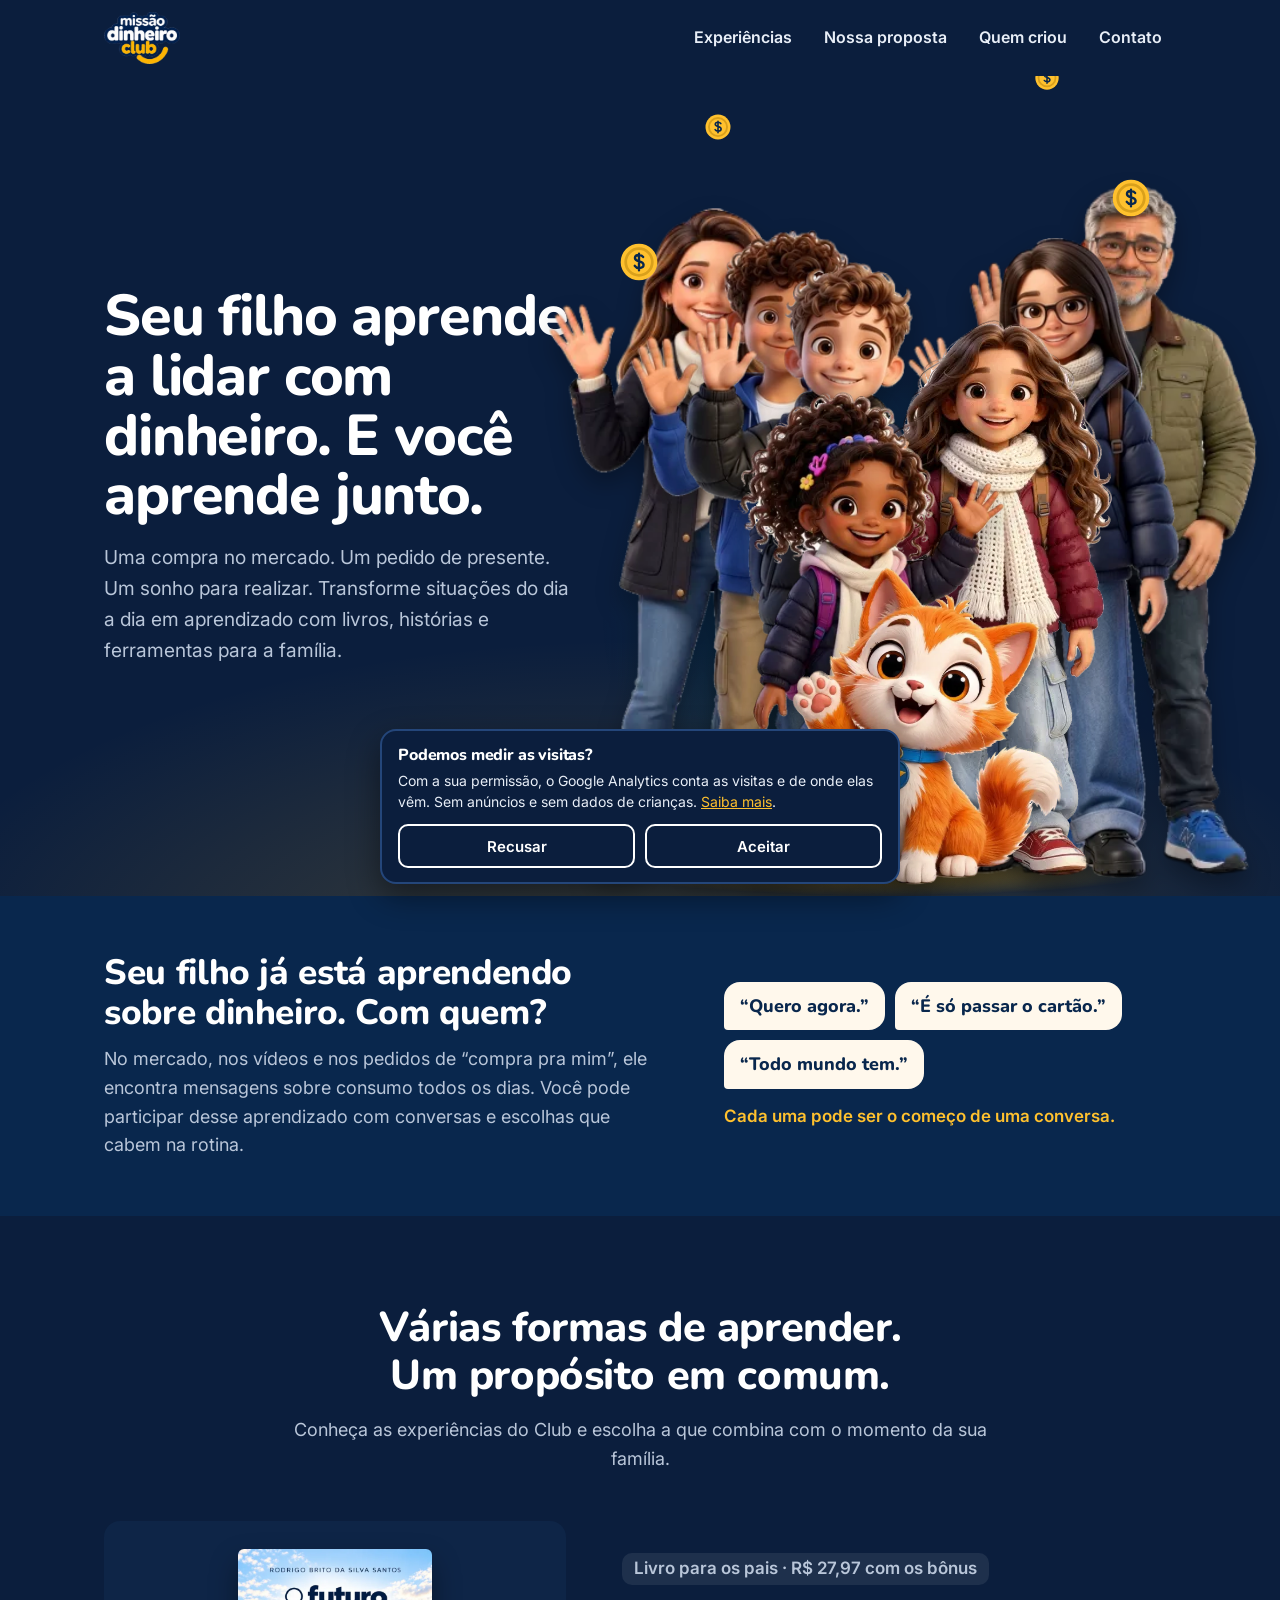
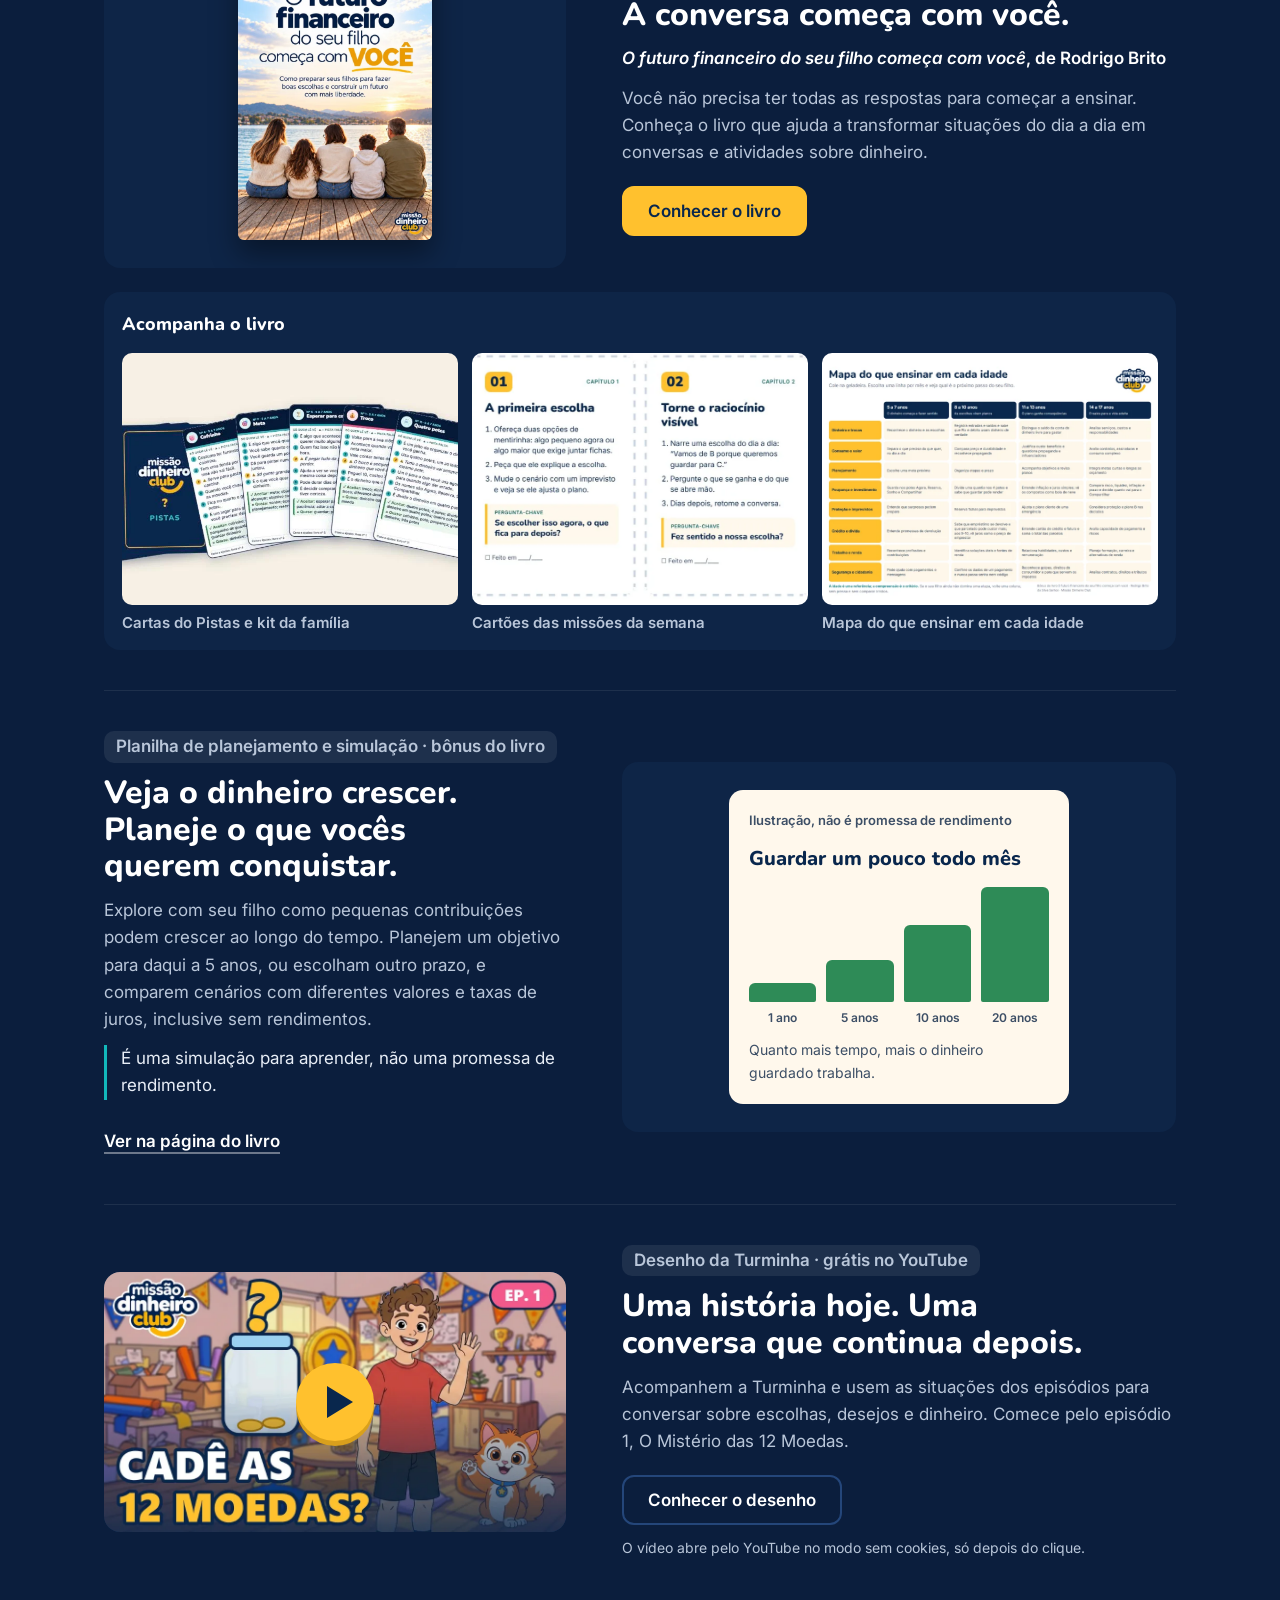
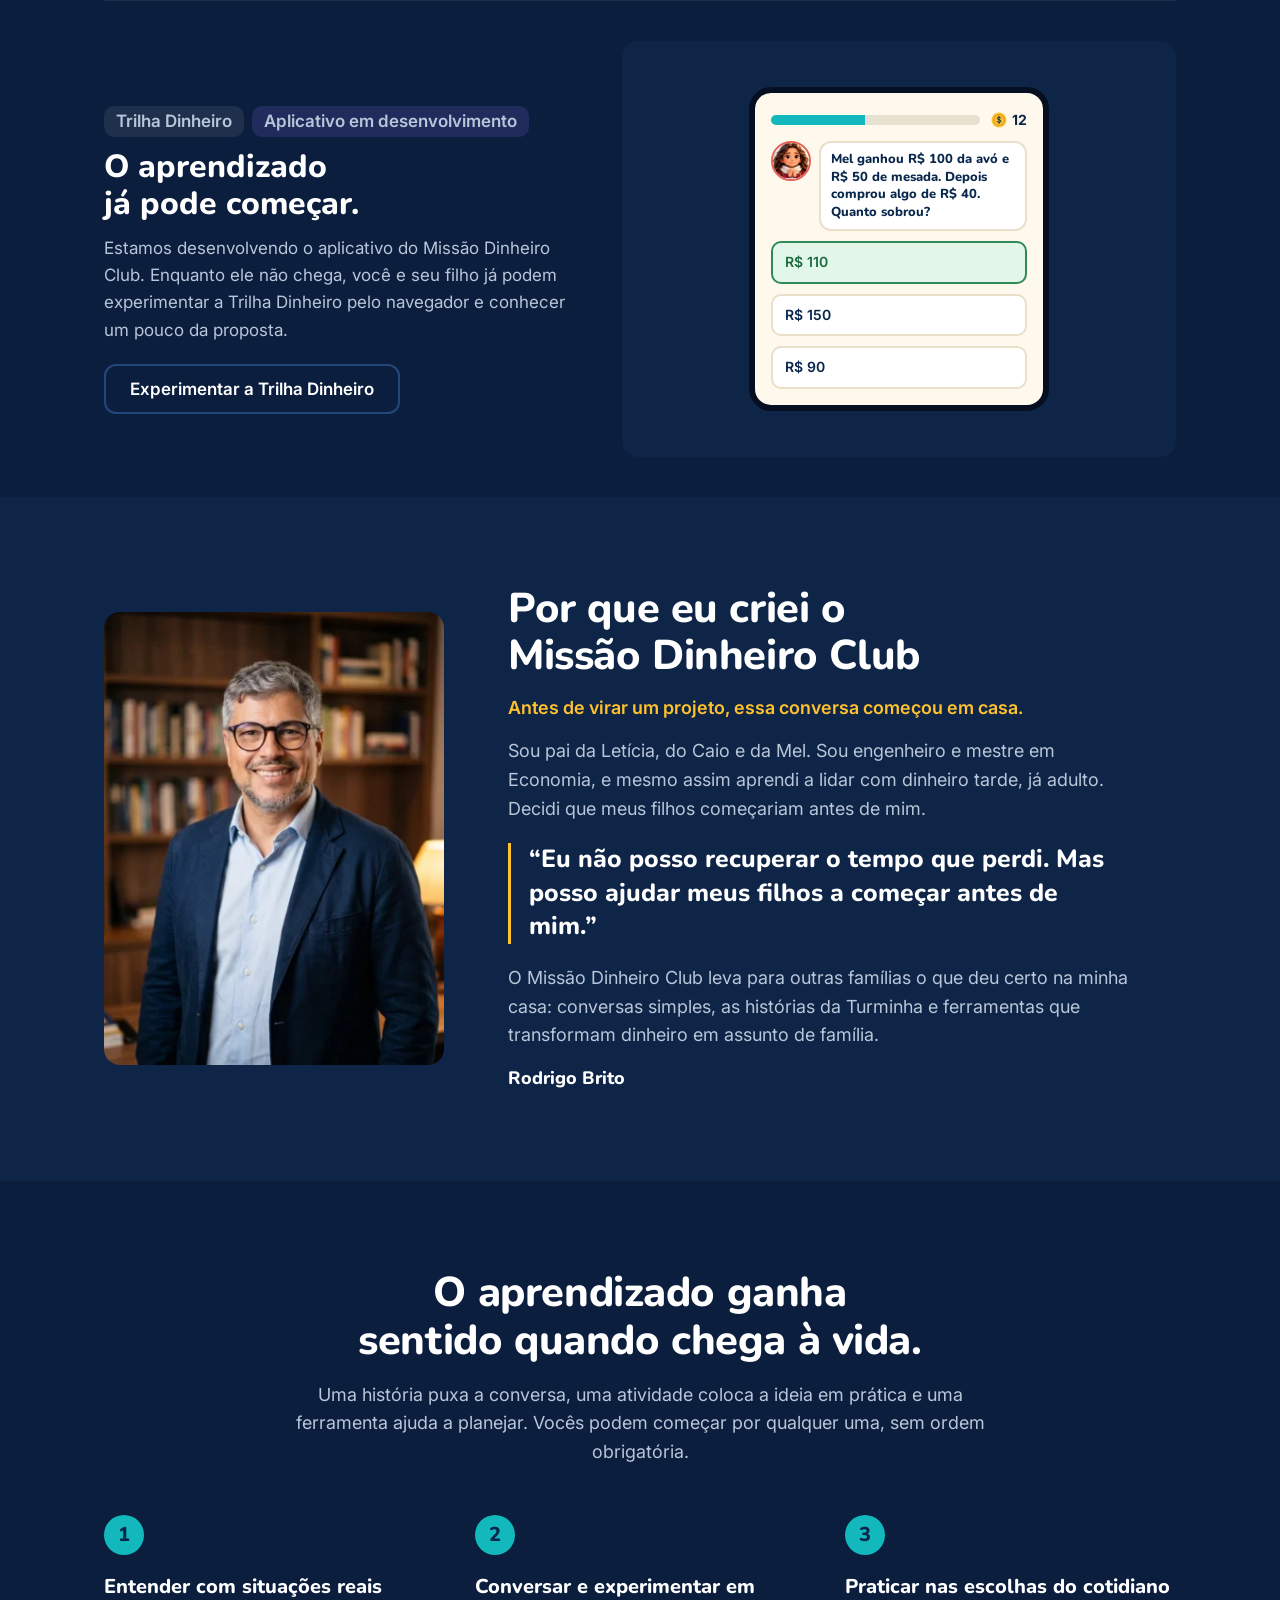
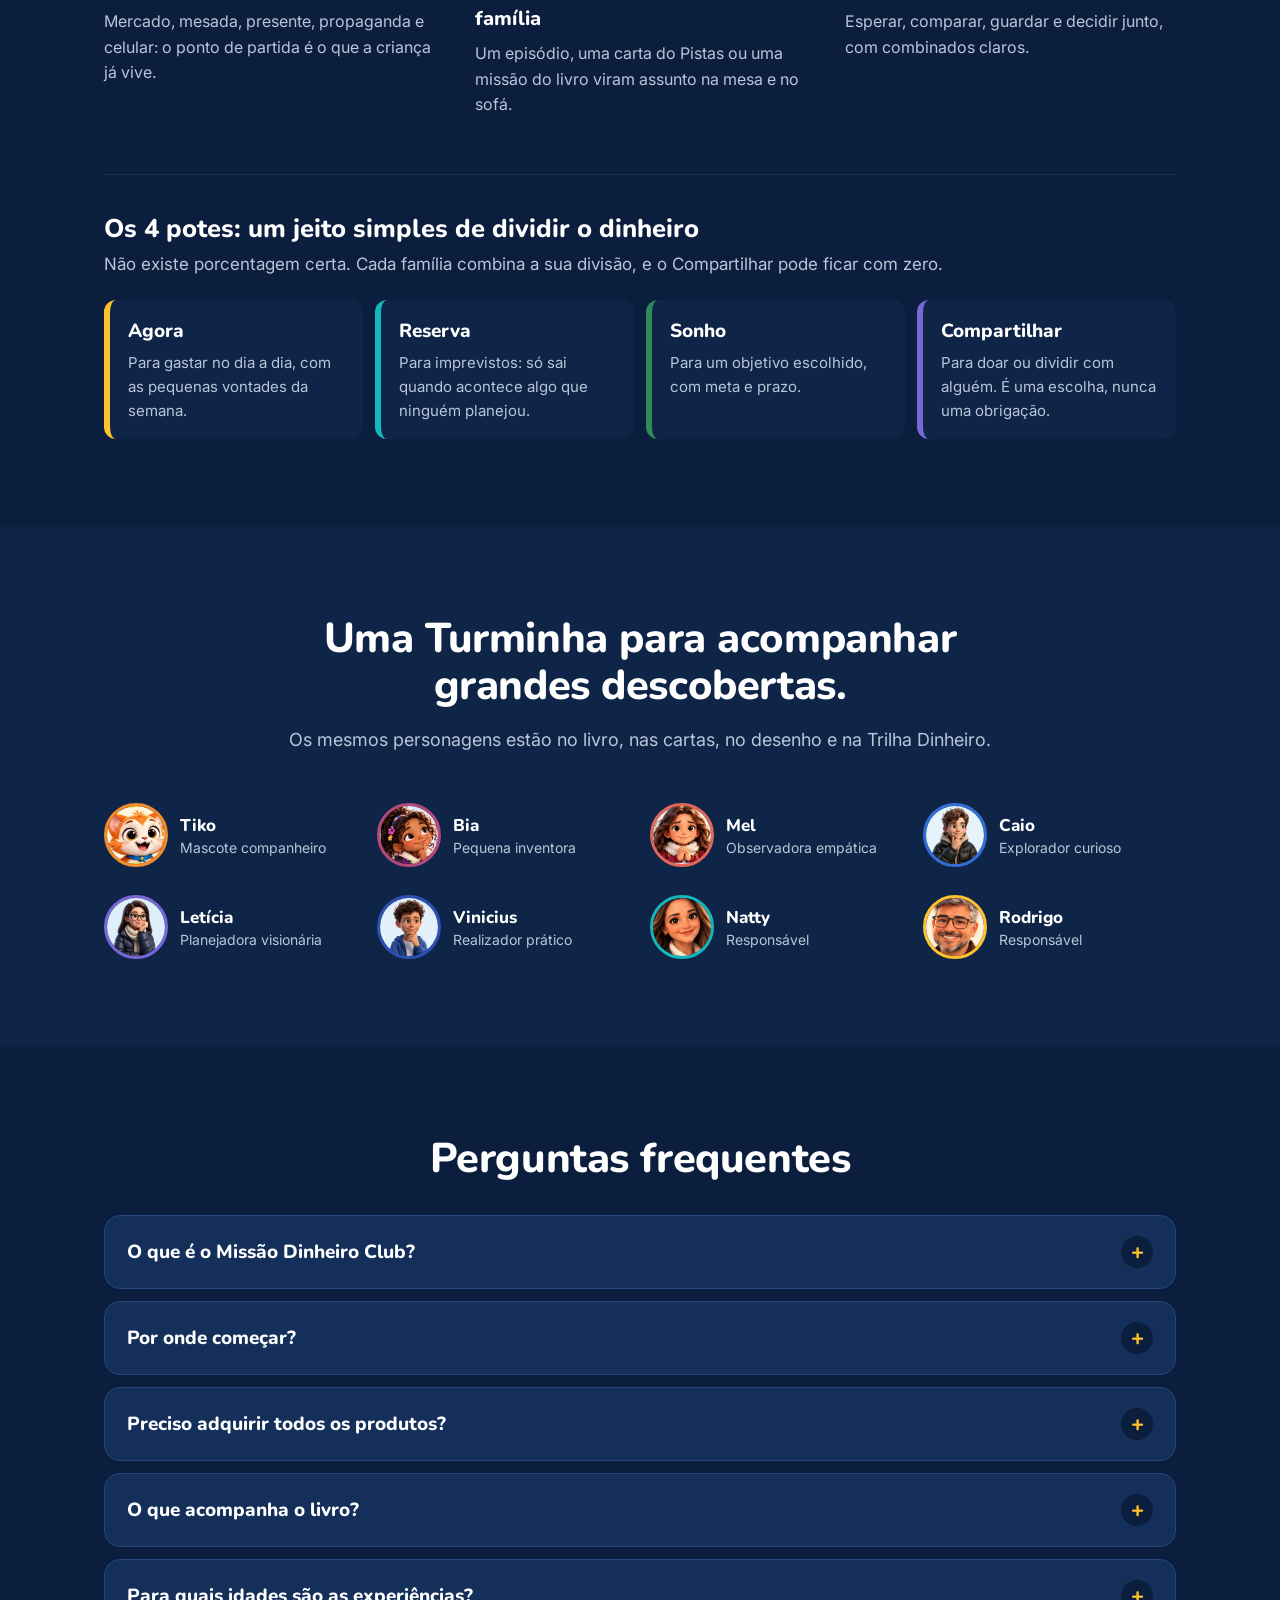
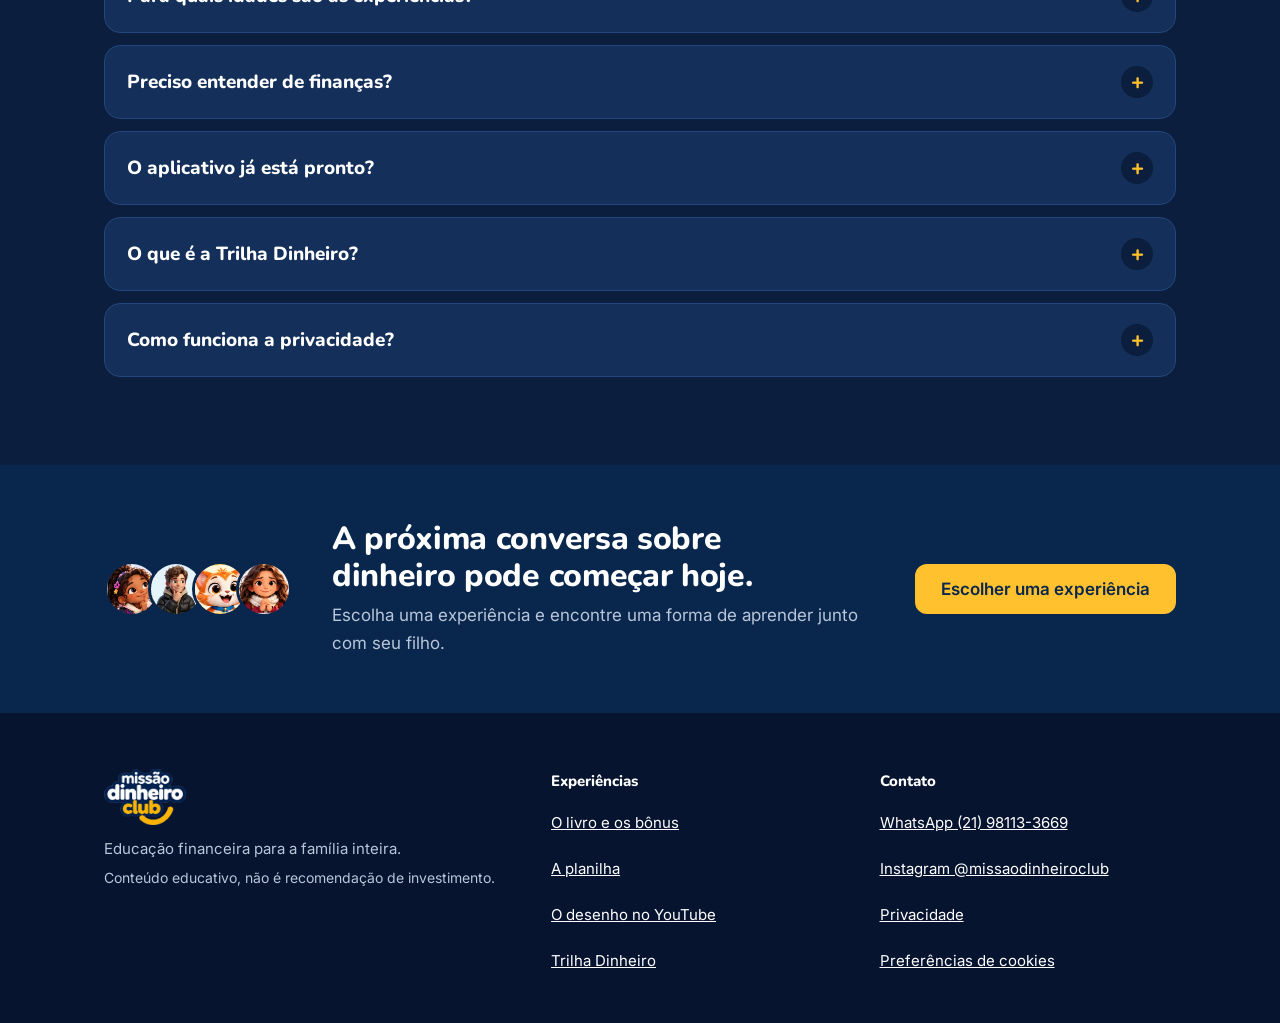
<file: index.html>
<!doctype html>
<html lang="pt-BR">
<head>
<meta charset="utf-8">
<meta name="viewport" content="width=device-width, initial-scale=1">
<title>Missão Dinheiro Club | Educação financeira para a família inteira</title>
<meta name="description" content="Seu filho aprende a lidar com dinheiro, e você aprende junto: livro para os pais, histórias da Turminha, ferramentas para planejar sonhos e a Trilha Dinheiro para experimentar no navegador.">
<link rel="canonical" href="https://missaodinheiroclub.com.br/">
<meta property="og:type" content="website">
<meta property="og:locale" content="pt_BR">
<meta property="og:site_name" content="Missão Dinheiro Club">
<meta property="og:url" content="https://missaodinheiroclub.com.br/">
<meta property="og:title" content="Missão Dinheiro Club: educação financeira para a família inteira">
<meta property="og:description" content="Livro, histórias e ferramentas para pais e filhos aprenderem juntos a lidar com dinheiro.">
<meta property="og:image" content="https://missaodinheiroclub.com.br/assets/og-club.jpg">
<meta property="og:image:width" content="1200">
<meta property="og:image:height" content="630">
<meta name="twitter:card" content="summary_large_image">
<meta name="theme-color" content="#0B1E3D">
<link rel="icon" type="image/png" sizes="32x32" href="assets/favicon-32.png">
<link rel="apple-touch-icon" href="assets/apple-touch-icon.png">
<link rel="preconnect" href="https://fonts.googleapis.com">
<link rel="preconnect" href="https://fonts.gstatic.com" crossorigin>
<link href="https://fonts.googleapis.com/css2?family=Inter:wght@400;500;600&amp;family=Nunito:wght@700;800&amp;display=swap" rel="stylesheet">
<link rel="stylesheet" href="styles.css">
<script src="medicao.js"></script>
<link rel="stylesheet" href="home.css">
</head>
<body>
<a href="#conteudo" class="pular">Pular para o conteúdo</a>

<svg width="0" height="0" style="position:absolute" aria-hidden="true">
  <symbol id="moeda" viewBox="0 0 48 48"><circle cx="24" cy="24" r="20" fill="#FFC12E"/><circle cx="24" cy="24" r="14.5" fill="none" stroke="#D9A01C" stroke-width="3"/><path d="M24 15v18M28.5 18.5c-1-1.5-2.6-2.2-4.5-2.2-2.6 0-4.4 1.4-4.4 3.4 0 4.8 9.4 2.4 9.4 7.4 0 2.1-2 3.5-4.8 3.5-2 0-3.8-.8-4.8-2.4" stroke="#09274D" stroke-width="2.6" fill="none" stroke-linecap="round"/></symbol>
</svg>

<header class="topo">
  <div class="faixa topo-in">
    <a href="./" class="logo-link"><img src="assets/logo-main.webp" width="412" height="281" alt="Missão Dinheiro Club, página inicial" class="logo"></a>
    <button type="button" class="menu-botao" aria-controls="menu" aria-expanded="false" aria-label="Abrir o menu"><svg viewBox="0 0 24 24" fill="none" stroke="currentColor" stroke-width="2.6" stroke-linecap="round" aria-hidden="true"><path d="M4 7h16M4 12h16M4 17h16"/></svg></button>
    <nav class="menu" id="menu" aria-label="Principal">
      <button type="button" class="menu-botao menu-fechar" aria-label="Fechar o menu"><svg viewBox="0 0 24 24" fill="none" stroke="currentColor" stroke-width="2.6" stroke-linecap="round" aria-hidden="true"><path d="M6 6l12 12M18 6L6 18"/></svg></button>
      <a href="#experiencias">Experiências</a>
      <a href="#proposta">Nossa proposta</a>
      <a href="#quem-criou">Quem criou</a>
      <a href="#contato">Contato</a>
    </nav>
  </div>
</header>

<main id="conteudo">

<!-- 1. Abertura: KV e Turminha -->
<section class="hero">
  <div class="faixa hero-in">
    <div class="hero-texto">
      <h1>Seu filho aprende a lidar com dinheiro. E você aprende junto.</h1>
      <p class="hero-sub">Uma compra no mercado. Um pedido de presente. Um sonho para realizar. Transforme situações do dia a dia em aprendizado com livros, histórias e ferramentas para a família.</p>
    </div>
    <div class="palco" aria-hidden="true">
      <div class="brilho"></div>
      <svg class="m m1"><use href="#moeda"/></svg>
      <svg class="m m2"><use href="#moeda"/></svg>
      <svg class="m m3"><use href="#moeda"/></svg>
      <svg class="m m4"><use href="#moeda"/></svg>
      <svg class="m m5"><use href="#moeda"/></svg>
      <img src="assets/natty-oi.webp" width="222" height="560" alt="" class="p p-natty">
      <img src="assets/rodrigo-oi.webp" width="235" height="560" alt="" class="p p-rodrigo">
      <img src="assets/vinicius-oi.webp" width="215" height="560" alt="" class="p p-vinicius">
      <img src="assets/leticia-oi.webp" width="237" height="560" alt="" class="p p-leticia">
      <img src="assets/caio-oi.webp" width="245" height="560" alt="" class="p p-caio">
      <img src="assets/mel-oi.webp" width="268" height="560" alt="" class="p p-mel">
      <img src="assets/bia-oi.webp" width="310" height="560" alt="" class="p p-bia">
      <img src="assets/tiko-oi.webp" width="479" height="560" alt="" class="p p-tiko" fetchpriority="high">
      <div class="chao"></div>
    </div>
  </div>
</section>

<!-- 2. Identificação: faixa curta -->
<section class="conversa" aria-labelledby="conversa-titulo">
  <div class="faixa conversa-in">
    <div class="conversa-txt">
      <h2 id="conversa-titulo">Seu filho já está aprendendo sobre dinheiro. Com quem?</h2>
      <p>No mercado, nos vídeos e nos pedidos de “compra pra mim”, ele encontra mensagens sobre consumo todos os dias. Você pode participar desse aprendizado com conversas e escolhas que cabem na rotina.</p>
    </div>
    <div class="falas">
      <ul aria-label="Frases que toda família já ouviu">
        <li>“Quero agora.”</li>
        <li>“É só passar o cartão.”</li>
        <li>“Todo mundo tem.”</li>
      </ul>
      <p class="falas-fecho">Cada uma pode ser o começo de uma conversa.</p>
    </div>
  </div>
</section>

<!-- 3. Experiências -->
<section class="secao" id="experiencias" aria-labelledby="exp-titulo">
  <div class="faixa">
    <div class="sec-cabeca">
      <h2 id="exp-titulo">Várias formas de aprender. Um propósito em comum.</h2>
      <p>Conheça as experiências do Club e escolha a que combina com o momento da sua família.</p>
    </div>

    <!-- Livro com bônus -->
    <article class="exp" id="livro" aria-labelledby="livro-titulo">
      <div class="exp-visual exp-visual-livro">
        <img src="assets/capa-ebook.webp" width="600" height="900" alt="Capa do livro O futuro financeiro do seu filho começa com você, de Rodrigo Brito" loading="lazy" decoding="async">
      </div>
      <div class="exp-txt">
        <p class="selo">Livro para os pais · R$ 27,97 com os bônus</p>
        <h3 id="livro-titulo">A conversa começa com você.</h3>
        <p class="exp-obra"><em>O futuro financeiro do seu filho começa com você</em>, de Rodrigo Brito</p>
        <p>Você não precisa ter todas as respostas para começar a ensinar. Conheça o livro que ajuda a transformar situações do dia a dia em conversas e atividades sobre dinheiro.</p>
        <div class="exp-acoes">
          <a href="livro/" class="btn">Conhecer o livro</a>
        </div>
      </div>
      <div class="exp-bonus">
        <p class="exp-bonus-tit">Acompanha o livro</p>
        <ul class="bonus-lista">
          <li><a href="livro/#bonus"><img src="assets/bonus-jogo-pistas.webp" width="800" height="480" alt="" loading="lazy" decoding="async"><span>Cartas do Pistas e kit da família</span></a></li>
          <li><a href="livro/#bonus"><img src="assets/bonus-cartoes-missoes.webp" width="800" height="591" alt="" loading="lazy" decoding="async"><span>Cartões das missões da semana</span></a></li>
          <li><a href="livro/#bonus"><img src="assets/bonus-mapa-idades.webp" width="800" height="566" alt="" loading="lazy" decoding="async"><span>Mapa do que ensinar em cada idade</span></a></li>
        </ul>
      </div>
    </article>

    <!-- Planilha -->
    <article class="exp exp-inv" id="planilha" aria-labelledby="planilha-titulo">
      <div class="exp-visual exp-visual-plano" role="img" aria-label="Ilustração: um valor guardado todo mês cresce com o passar dos anos">
        <div class="plano" aria-hidden="true">
          <p class="plano-tag">Ilustração, não é promessa de rendimento</p>
          <p class="plano-res">Guardar um pouco todo mês</p>
          <div class="tempo">
            <div><i style="height:14%"></i><span>1 ano</span></div>
            <div><i style="height:30%"></i><span>5 anos</span></div>
            <div><i style="height:55%"></i><span>10 anos</span></div>
            <div><i style="height:100%"></i><span>20 anos</span></div>
          </div>
          <p class="plano-falta">Quanto mais tempo, mais o dinheiro guardado trabalha.</p>
        </div>
      </div>
      <div class="exp-txt">
        <p class="selo">Planilha de planejamento e simulação · bônus do livro</p>
        <h3 id="planilha-titulo">Veja o dinheiro crescer. Planeje o que vocês querem conquistar.</h3>
        <p>Explore com seu filho como pequenas contribuições podem crescer ao longo do tempo. Planejem um objetivo para daqui a 5 anos, ou escolham outro prazo, e comparem cenários com diferentes valores e taxas de juros, inclusive sem rendimentos.</p>
        <p class="exp-pergunta">É uma simulação para aprender, não uma promessa de rendimento.</p>
        <div class="exp-acoes">
          <a href="livro/#bonus" class="link-texto">Ver na página do livro</a>
        </div>
      </div>
    </article>

    <!-- Desenho -->
    <article class="exp" id="episodio" aria-labelledby="desenho-titulo">
      <div class="exp-visual exp-visual-video">
        <div class="video" id="video" data-id="iwIQv-9KKnE">
          <button type="button" class="video-capa" id="video-play" aria-label="Assistir ao episódio 1, O Mistério das 12 Moedas">
            <img src="assets/ep01-miniatura.webp" width="960" height="540" alt="" loading="lazy" decoding="async">
            <span class="video-play" aria-hidden="true"></span>
          </button>
        </div>
      </div>
      <div class="exp-txt">
        <p class="selo">Desenho da Turminha · grátis no YouTube</p>
        <h3 id="desenho-titulo">Uma história hoje. Uma conversa que continua depois.</h3>
        <p>Acompanhem a Turminha e usem as situações dos episódios para conversar sobre escolhas, desejos e dinheiro. Comece pelo episódio 1, O Mistério das 12 Moedas.</p>
        <div class="exp-acoes">
          <a href="https://www.youtube.com/channel/UC_r9yEVi3Tl_Zd3OXeg3oZQ" target="_blank" rel="noopener" class="btn btn-fantasma">Conhecer o desenho</a>
        </div>
        <p class="exp-nota">O vídeo abre pelo YouTube no modo sem cookies, só depois do clique.</p>
      </div>
    </article>

    <!-- Aplicativo e Trilha Dinheiro -->
    <article class="exp exp-inv" id="aplicativo" aria-labelledby="app-titulo">
      <div class="exp-visual exp-visual-jogo" role="img" aria-label="Pergunta da Trilha Dinheiro: a Mel ganhou R$ 100 da avó e R$ 50 de mesada e comprou algo de R$ 40. Quanto sobrou?">
        <div class="tela" aria-hidden="true">
          <div class="tela-topo"><span></span><b><svg><use href="#moeda"/></svg>12</b></div>
          <div class="tela-q"><img src="assets/mel-idle.webp" width="192" height="192" alt="" loading="lazy" decoding="async"><p>Mel ganhou R$ 100 da avó e R$ 50 de mesada. Depois comprou algo de R$ 40. Quanto sobrou?</p></div>
          <span class="tela-op tela-ok">R$ 110</span>
          <span class="tela-op">R$ 150</span>
          <span class="tela-op">R$ 90</span>
        </div>
      </div>
      <div class="exp-txt">
        <div class="selos"><p class="selo">Trilha Dinheiro</p><p class="selo selo-dev">Aplicativo em desenvolvimento</p></div>
        <h3 id="app-titulo">O aprendizado já pode começar.</h3>
        <p>Estamos desenvolvendo o aplicativo do Missão Dinheiro Club. Enquanto ele não chega, você e seu filho já podem experimentar a Trilha Dinheiro pelo navegador e conhecer um pouco da proposta.</p>
        <div class="exp-acoes">
          <a href="jogo/" class="btn btn-fantasma">Experimentar a Trilha Dinheiro</a>
        </div>
      </div>
    </article>
  </div>
</section>

<!-- 4. Quem criou -->
<section class="secao secao-clara" id="quem-criou" aria-labelledby="criou-titulo">
  <div class="faixa criador">
    <img src="assets/rodrigo-brito.webp" width="360" height="482" alt="Rodrigo Brito, criador do Missão Dinheiro Club" class="criador-foto" loading="lazy" decoding="async">
    <div class="criador-txt">
      <h2 id="criou-titulo">Por que eu criei o Missão Dinheiro Club</h2>
      <p class="criador-apoio">Antes de virar um projeto, essa conversa começou em casa.</p>
      <p>Sou pai da Letícia, do Caio e da Mel. Sou engenheiro e mestre em Economia, e mesmo assim aprendi a lidar com dinheiro tarde, já adulto. Decidi que meus filhos começariam antes de mim.</p>
      <blockquote>“Eu não posso recuperar o tempo que perdi. Mas posso ajudar meus filhos a começar antes de mim.”</blockquote>
      <p>O Missão Dinheiro Club leva para outras famílias o que deu certo na minha casa: conversas simples, as histórias da Turminha e ferramentas que transformam dinheiro em assunto de família.</p>
      <p class="criador-ass">Rodrigo Brito</p>
    </div>
  </div>
</section>

<!-- 5. Nossa proposta -->
<section class="secao" id="proposta" aria-labelledby="proposta-titulo">
  <div class="faixa">
    <div class="sec-cabeca">
      <h2 id="proposta-titulo">O aprendizado ganha sentido quando chega à vida.</h2>
      <p>Uma história puxa a conversa, uma atividade coloca a ideia em prática e uma ferramenta ajuda a planejar. Vocês podem começar por qualquer uma, sem ordem obrigatória.</p>
    </div>
    <ol class="passos">
      <li><strong>Entender com situações reais</strong><span>Mercado, mesada, presente, propaganda e celular: o ponto de partida é o que a criança já vive.</span></li>
      <li><strong>Conversar e experimentar em família</strong><span>Um episódio, uma carta do Pistas ou uma missão do livro viram assunto na mesa e no sofá.</span></li>
      <li><strong>Praticar nas escolhas do cotidiano</strong><span>Esperar, comparar, guardar e decidir junto, com combinados claros.</span></li>
    </ol>

    <div class="potes-bloco">
      <h3>Os 4 potes: um jeito simples de dividir o dinheiro</h3>
      <p class="potes-intro">Não existe porcentagem certa. Cada família combina a sua divisão, e o Compartilhar pode ficar com zero.</p>
      <ul class="potes4">
        <li style="--c:#FFC12E"><strong>Agora</strong><span>Para gastar no dia a dia, com as pequenas vontades da semana.</span></li>
        <li style="--c:#12B8BB"><strong>Reserva</strong><span>Para imprevistos: só sai quando acontece algo que ninguém planejou.</span></li>
        <li style="--c:#2E8B57"><strong>Sonho</strong><span>Para um objetivo escolhido, com meta e prazo.</span></li>
        <li style="--c:#7966D8"><strong>Compartilhar</strong><span>Para doar ou dividir com alguém. É uma escolha, nunca uma obrigação.</span></li>
      </ul>
    </div>
  </div>
</section>

<!-- 6. Turminha -->
<section class="secao secao-clara" id="turminha" aria-labelledby="turma-titulo">
  <div class="faixa">
    <div class="sec-cabeca">
      <h2 id="turma-titulo">Uma Turminha para acompanhar grandes descobertas.</h2>
      <p>Os mesmos personagens estão no livro, nas cartas, no desenho e na Trilha Dinheiro.</p>
    </div>
    <ul class="turminha">
      <li style="--c:#F28C28"><img src="assets/tiko-idle.webp" width="192" height="192" alt="" loading="lazy" decoding="async"><strong>Tiko</strong><span>Mascote companheiro</span></li>
      <li style="--c:#B5487A"><img src="assets/bia-idle.webp" width="192" height="192" alt="" loading="lazy" decoding="async"><strong>Bia</strong><span>Pequena inventora</span></li>
      <li style="--c:#E2675A"><img src="assets/mel-idle.webp" width="192" height="192" alt="" loading="lazy" decoding="async"><strong>Mel</strong><span>Observadora empática</span></li>
      <li style="--c:#2F6FD6"><img src="assets/caio-idle.webp" width="192" height="192" alt="" loading="lazy" decoding="async"><strong>Caio</strong><span>Explorador curioso</span></li>
      <li style="--c:#7966D8"><img src="assets/leticia-idle.webp" width="192" height="192" alt="" loading="lazy" decoding="async"><strong>Letícia</strong><span>Planejadora visionária</span></li>
      <li style="--c:#2D4FB5"><img src="assets/vinicius-idle.webp" width="192" height="192" alt="" loading="lazy" decoding="async"><strong>Vinicius</strong><span>Realizador prático</span></li>
      <li style="--c:#12B8BB"><img src="assets/natty-idle.webp" width="192" height="192" alt="" loading="lazy" decoding="async"><strong>Natty</strong><span>Responsável</span></li>
      <li style="--c:#FFC12E"><img src="assets/rodrigo-idle.webp" width="192" height="192" alt="" loading="lazy" decoding="async"><strong>Rodrigo</strong><span>Responsável</span></li>
    </ul>
  </div>
</section>

<!-- 7. Perguntas frequentes -->
<section class="secao" id="perguntas" aria-labelledby="faq-titulo">
  <div class="faixa faixa-estreita">
    <h2 id="faq-titulo" class="centro">Perguntas frequentes</h2>
    <div class="faq-lista">
      <details class="faq"><summary>O que é o Missão Dinheiro Club?</summary><p>Um conjunto de experiências de educação financeira para a família: um livro para os pais com materiais para usar em casa, o desenho da Turminha no YouTube, uma planilha para os pais e a Trilha Dinheiro, enquanto o aplicativo é desenvolvido.</p></details>
      <details class="faq"><summary>Por onde começar?</summary><p>Pelo que combina com a sua família agora. Para saber o que ensinar em cada idade, comece pelo livro. Para puxar o assunto com as crianças, assistam a um episódio do desenho. Para experimentar na hora, abra a Trilha Dinheiro no navegador.</p></details>
      <details class="faq"><summary>Preciso adquirir todos os produtos?</summary><p>Não. Cada experiência funciona sozinha. O desenho e a Trilha Dinheiro são gratuitos, e o livro já vem com os bônus.</p></details>
      <details class="faq"><summary>O que acompanha o livro?</summary><p>O jogo de cartas Missão Dinheiro: Pistas com o kit da família (Caderninho de Mesada, Cofrinho de Quatro Potes e Certificado), os Cartões das missões da semana, o Mapa do que ensinar em cada idade e uma planilha para os pais. Os detalhes estão na <a href="livro/#bonus">página do livro</a>.</p></details>
      <details class="faq"><summary>Para quais idades são as experiências?</summary><p>O livro é para pais de crianças de 5 a 17 anos. As cartas do Pistas têm uma versão para 5 a 7 anos e outra para 8 anos ou mais. A Trilha Dinheiro vai dos 5 anos à vida adulta. O desenho é para assistir junto.</p></details>
      <details class="faq"><summary>Preciso entender de finanças?</summary><p>Não. Tudo foi feito para aprender junto, em português simples e com exemplos do dia a dia.</p></details>
      <details class="faq"><summary>O aplicativo já está pronto?</summary><p>O aplicativo está em desenvolvimento. Enquanto isso, a Trilha Dinheiro permite experimentar parte da proposta pelo navegador.</p></details>
      <details class="faq"><summary>O que é a Trilha Dinheiro?</summary><p>É o jogo do Club que funciona no navegador do celular ou do computador, sem instalar nada. É grátis, sem anúncios e sem compras, e não pede nome.</p></details>
      <details class="faq"><summary>Como funciona a privacidade?</summary><p>O site não pede nome, e-mail nem telefone. O Google Analytics só mede as visitas se você aceitar no aviso de cookies, sem anúncios e sem dados de crianças. A Trilha Dinheiro envia só dados de uso sem nome, e dá para desligar o envio no rodapé do jogo. Veja a <a href="privacidade/">página de privacidade</a>.</p></details>
    </div>
  </div>
</section>

<!-- 8. Encerramento -->
<section class="fecho-club" aria-labelledby="fecho-titulo">
  <div class="faixa fecho-in">
    <div class="fecho-rostos" aria-hidden="true">
      <img src="assets/bia-idle.webp" width="192" height="192" alt="" loading="lazy" decoding="async">
      <img src="assets/caio-idle.webp" width="192" height="192" alt="" loading="lazy" decoding="async">
      <img src="assets/tiko-idle.webp" width="192" height="192" alt="" loading="lazy" decoding="async">
      <img src="assets/mel-idle.webp" width="192" height="192" alt="" loading="lazy" decoding="async">
    </div>
    <div class="fecho-txt">
      <h2 id="fecho-titulo">A próxima conversa sobre dinheiro pode começar hoje.</h2>
      <p>Escolha uma experiência e encontre uma forma de aprender junto com seu filho.</p>
    </div>
    <a href="#experiencias" class="btn">Escolher uma experiência</a>
  </div>
</section>

</main>

<footer class="rodape" id="contato">
  <div class="faixa rodape-grade">
    <div>
      <img src="assets/logo-main.webp" width="412" height="281" alt="Missão Dinheiro Club" class="rodape-logo" loading="lazy" decoding="async">
      <p>Educação financeira para a família inteira.</p>
      <p class="rodape-nota">Conteúdo educativo, não é recomendação de investimento.</p>
    </div>
    <nav aria-label="Experiências">
      <p class="rodape-tit">Experiências</p>
      <a href="livro/">O livro e os bônus</a>
      <a href="#planilha">A planilha</a>
      <a href="https://www.youtube.com/channel/UC_r9yEVi3Tl_Zd3OXeg3oZQ" target="_blank" rel="noopener">O desenho no YouTube</a>
      <a href="jogo/">Trilha Dinheiro</a>
    </nav>
    <nav aria-label="Contato">
      <p class="rodape-tit">Contato</p>
      <a href="https://wa.me/5521981133669" target="_blank" rel="noopener">WhatsApp (21) 98113-3669</a>
      <a href="https://www.instagram.com/missaodinheiroclub/" target="_blank" rel="noopener">Instagram @missaodinheiroclub</a>
      <a href="privacidade/">Privacidade</a>
      <a href="#cookies" data-cookies>Preferências de cookies</a>
    </nav>
  </div>
</footer>

<script src="main.js"></script>
</body>
</html>
</file>
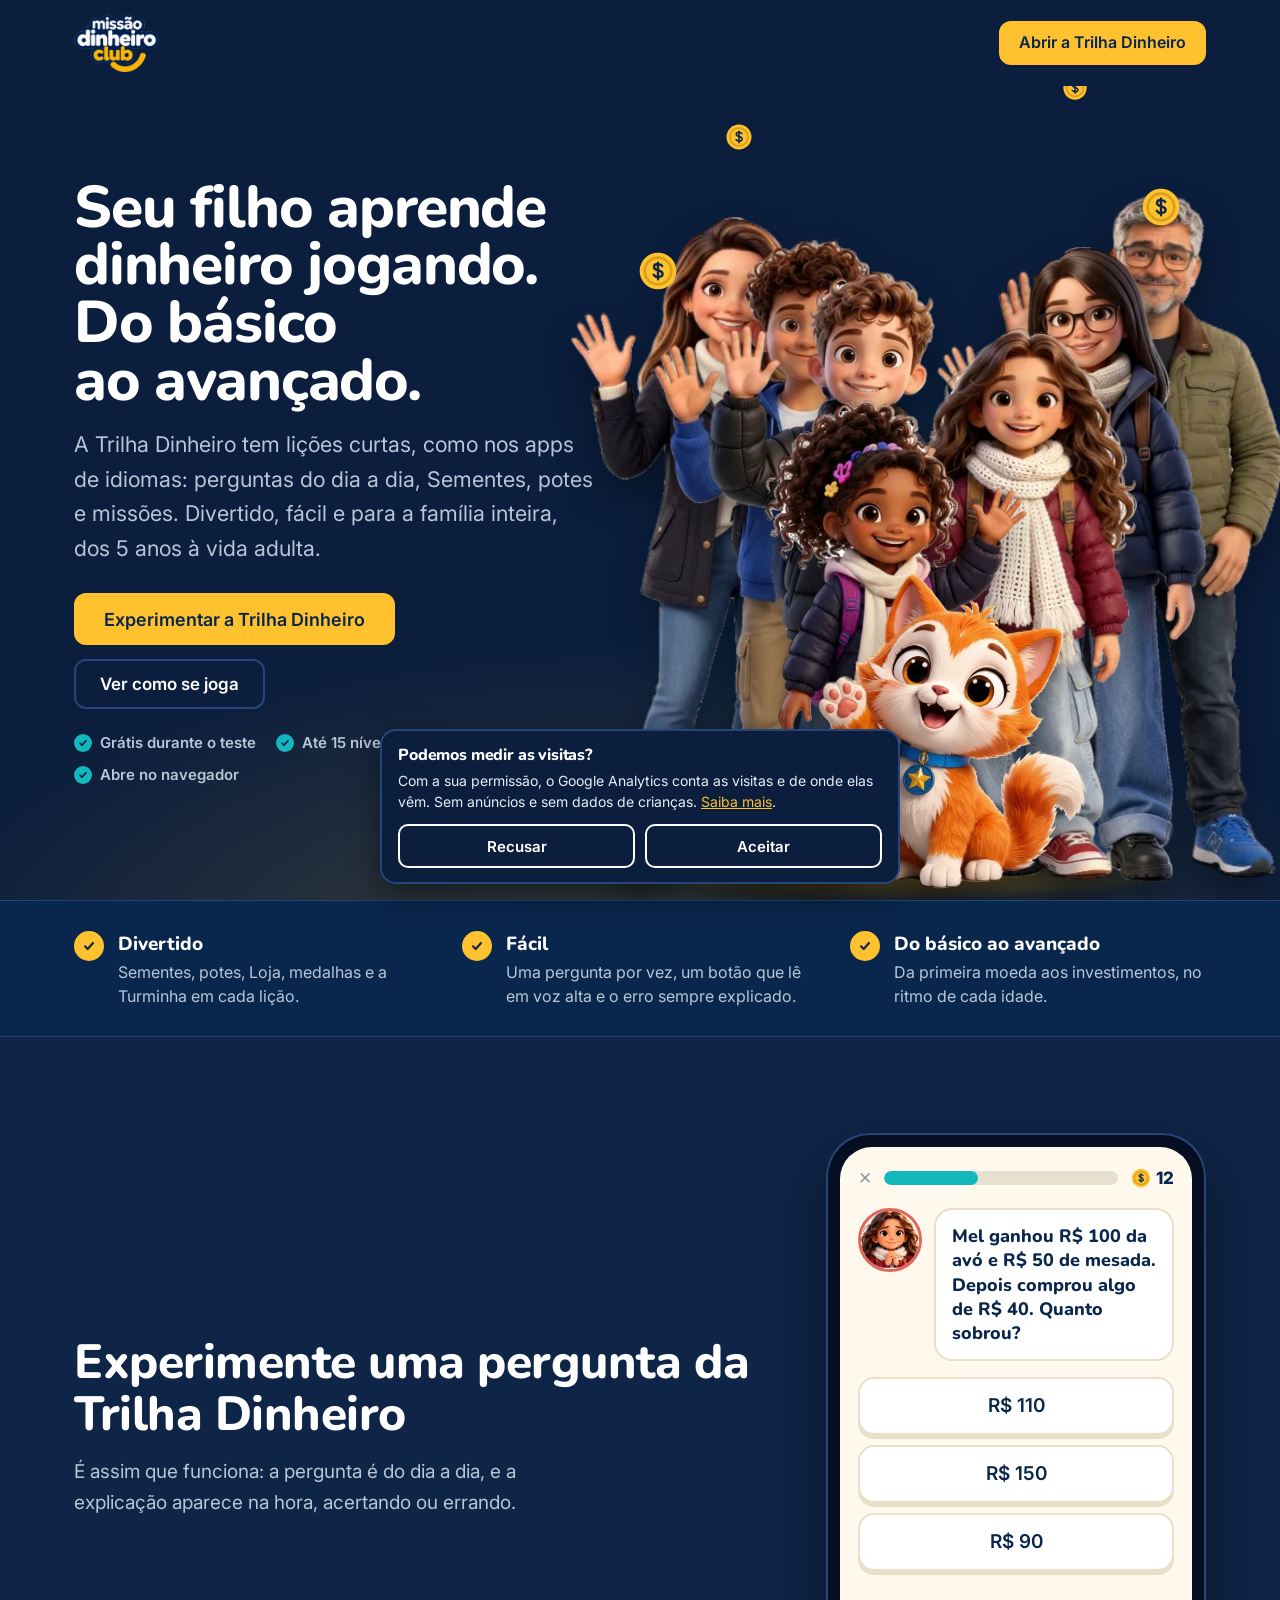
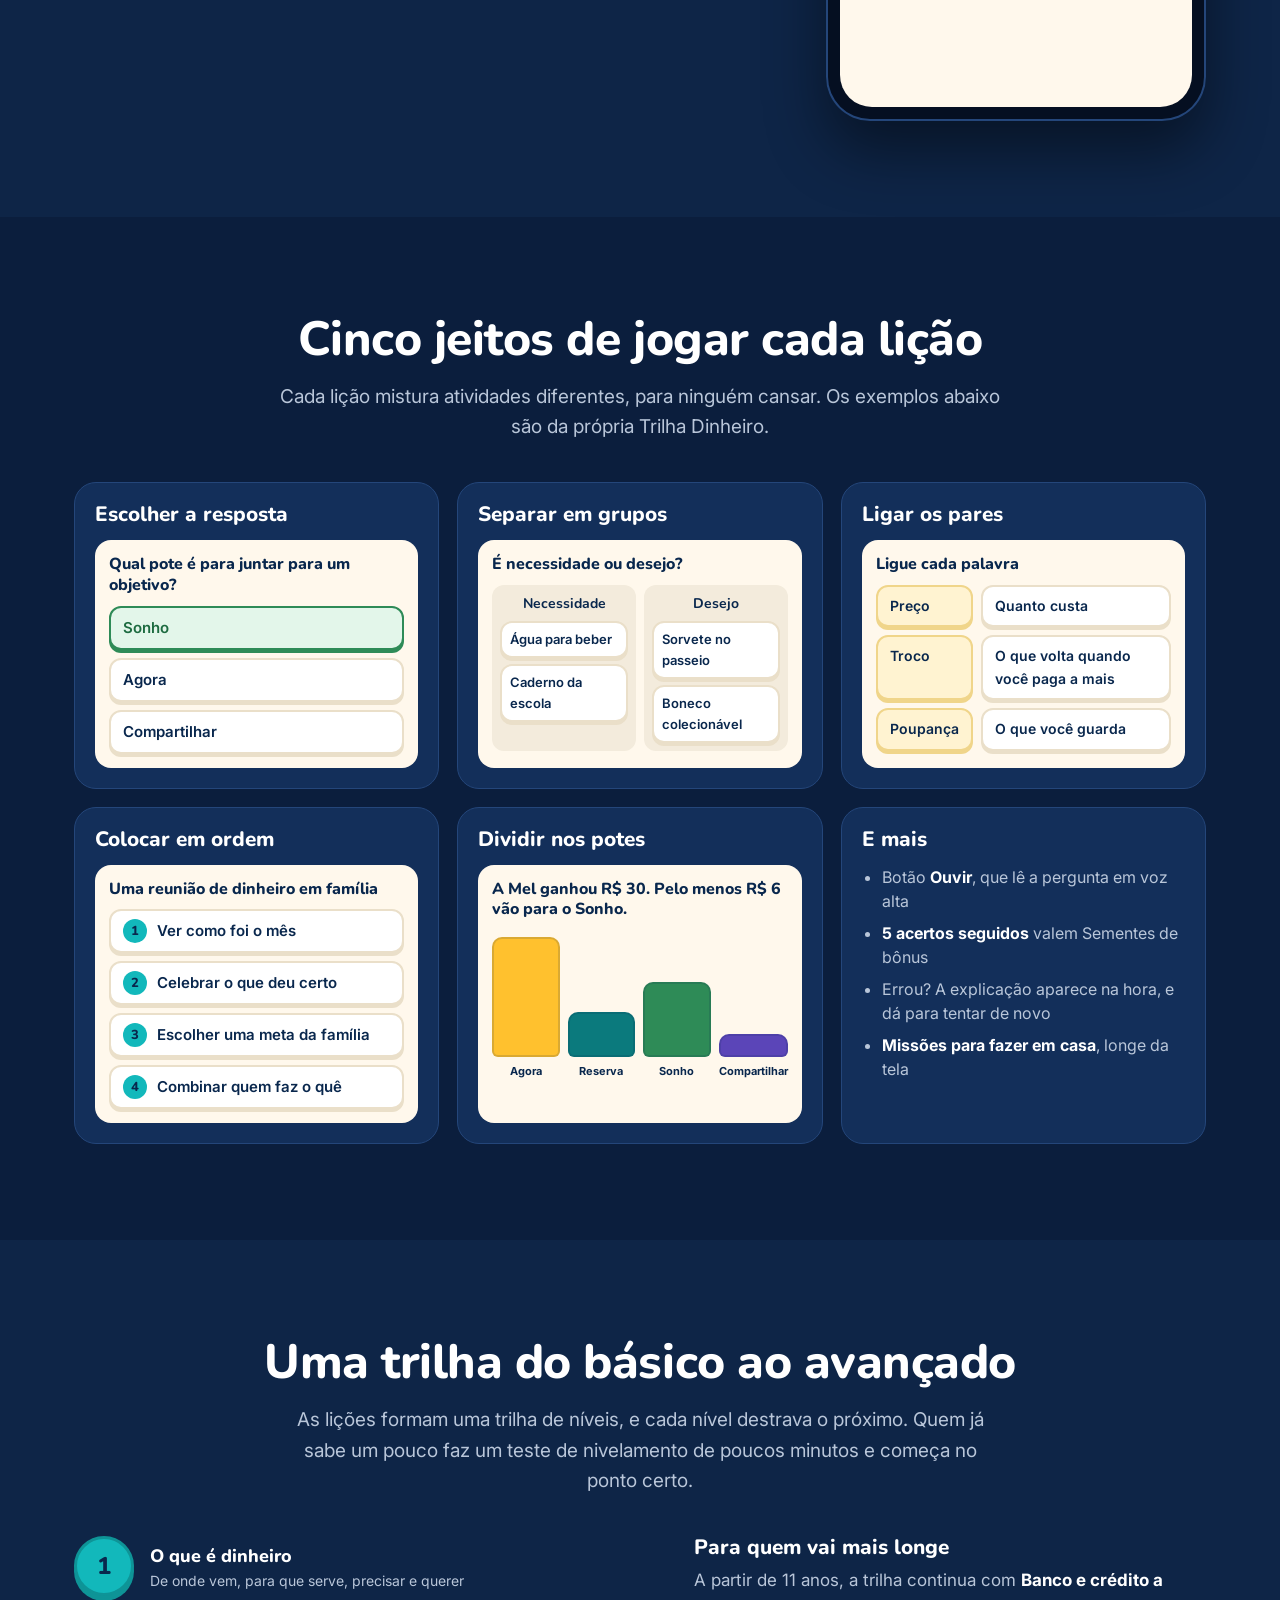
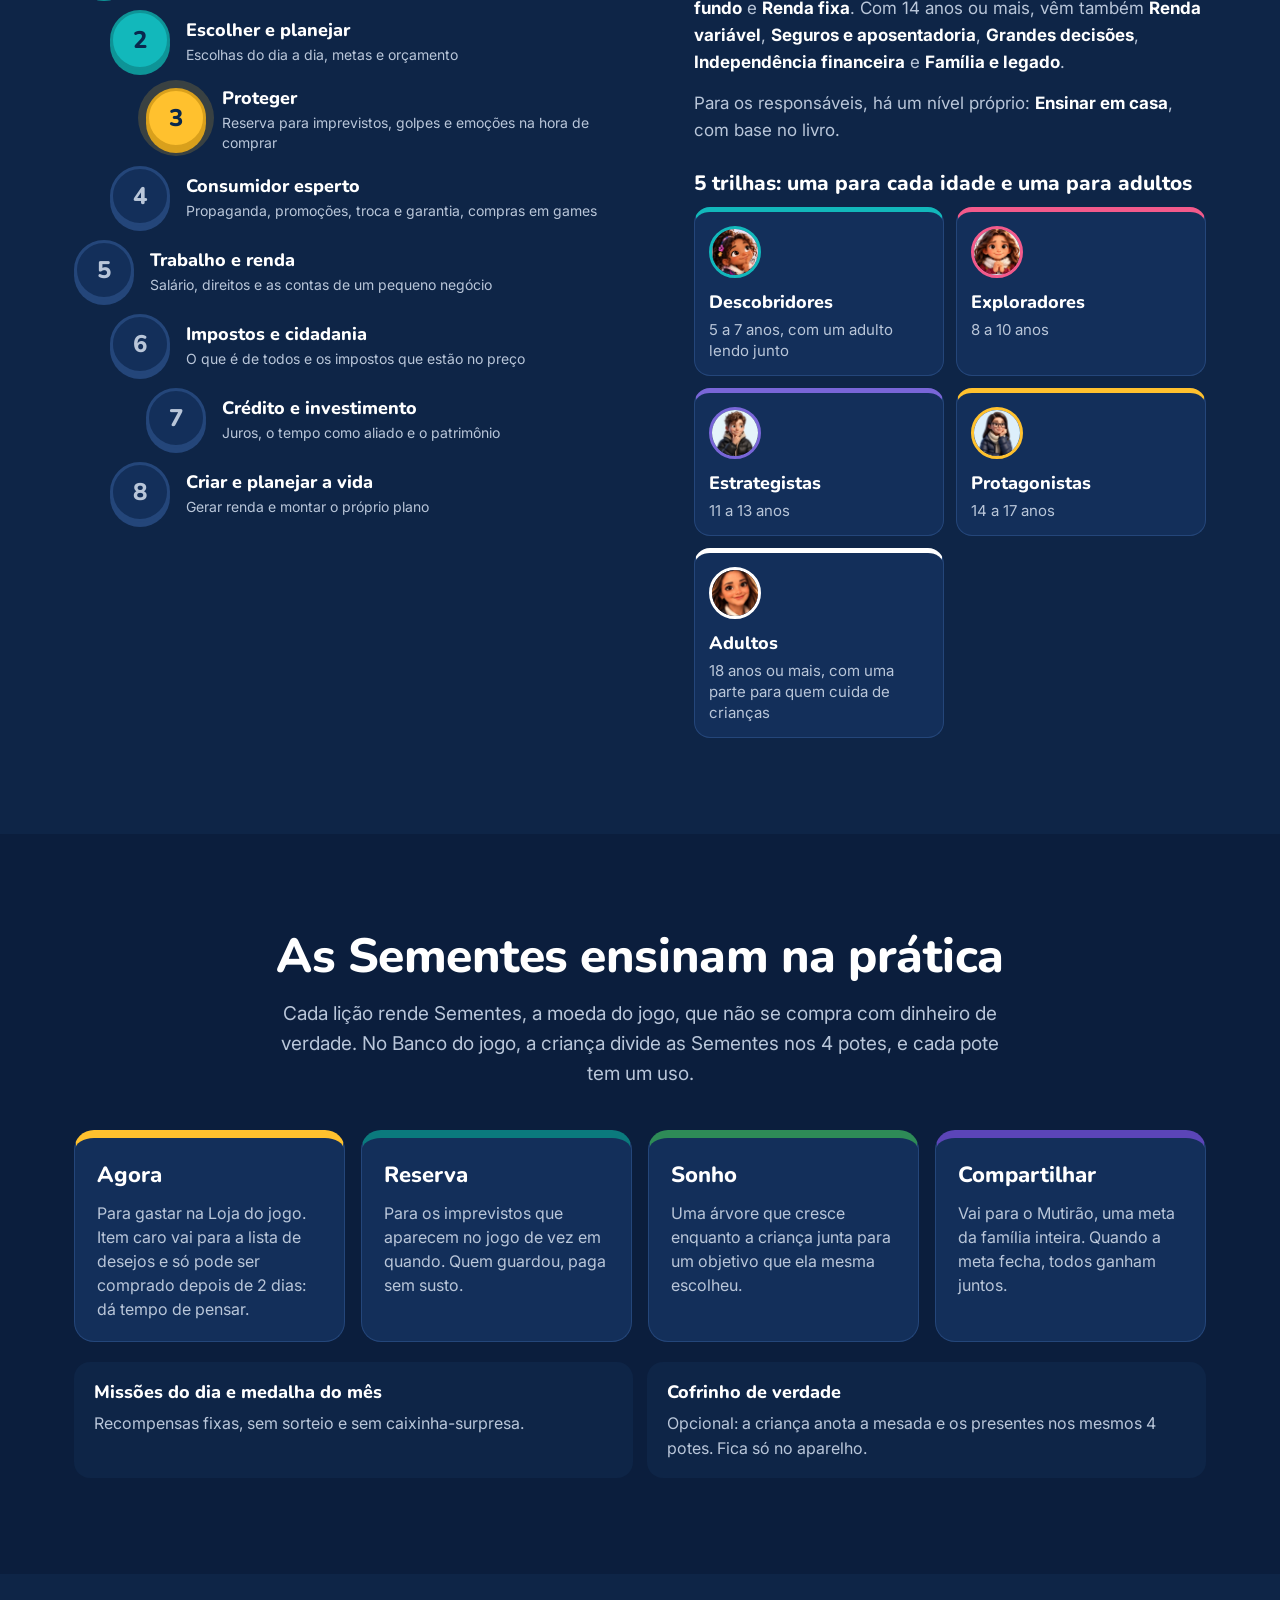
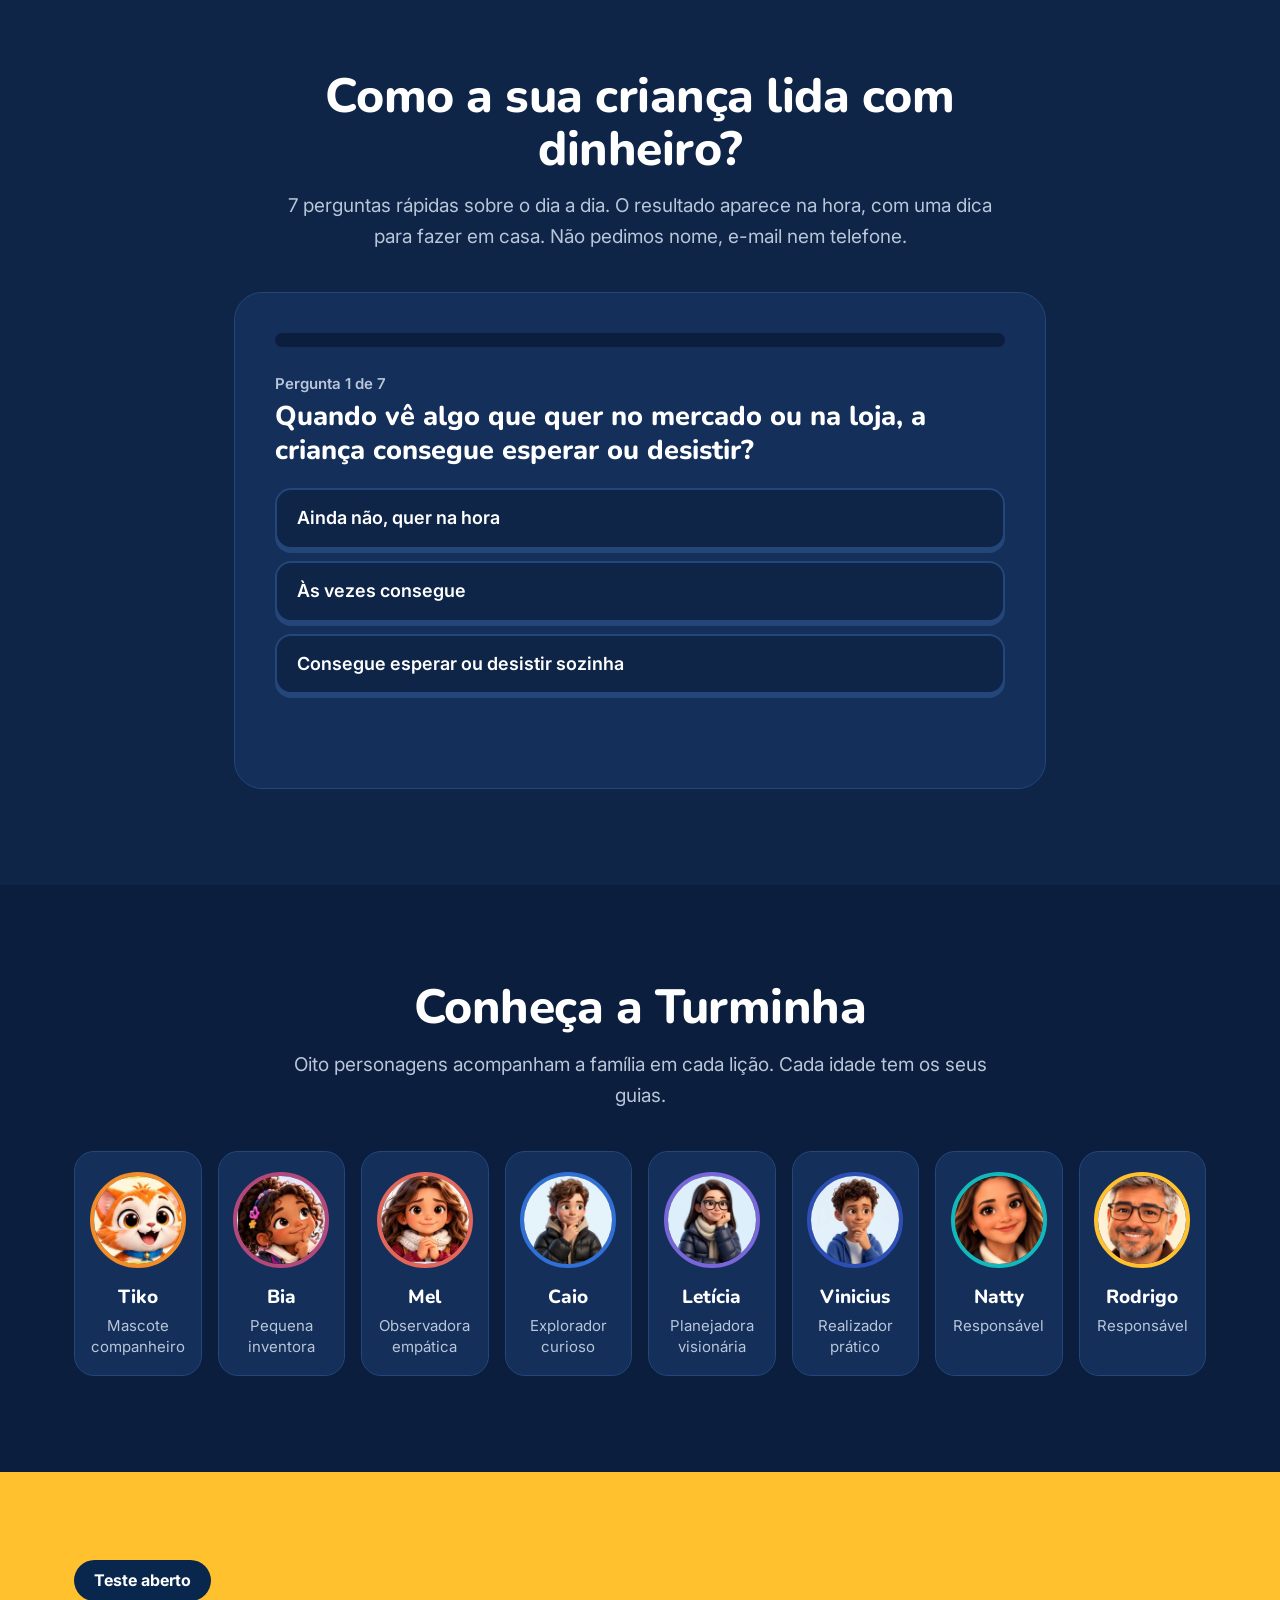
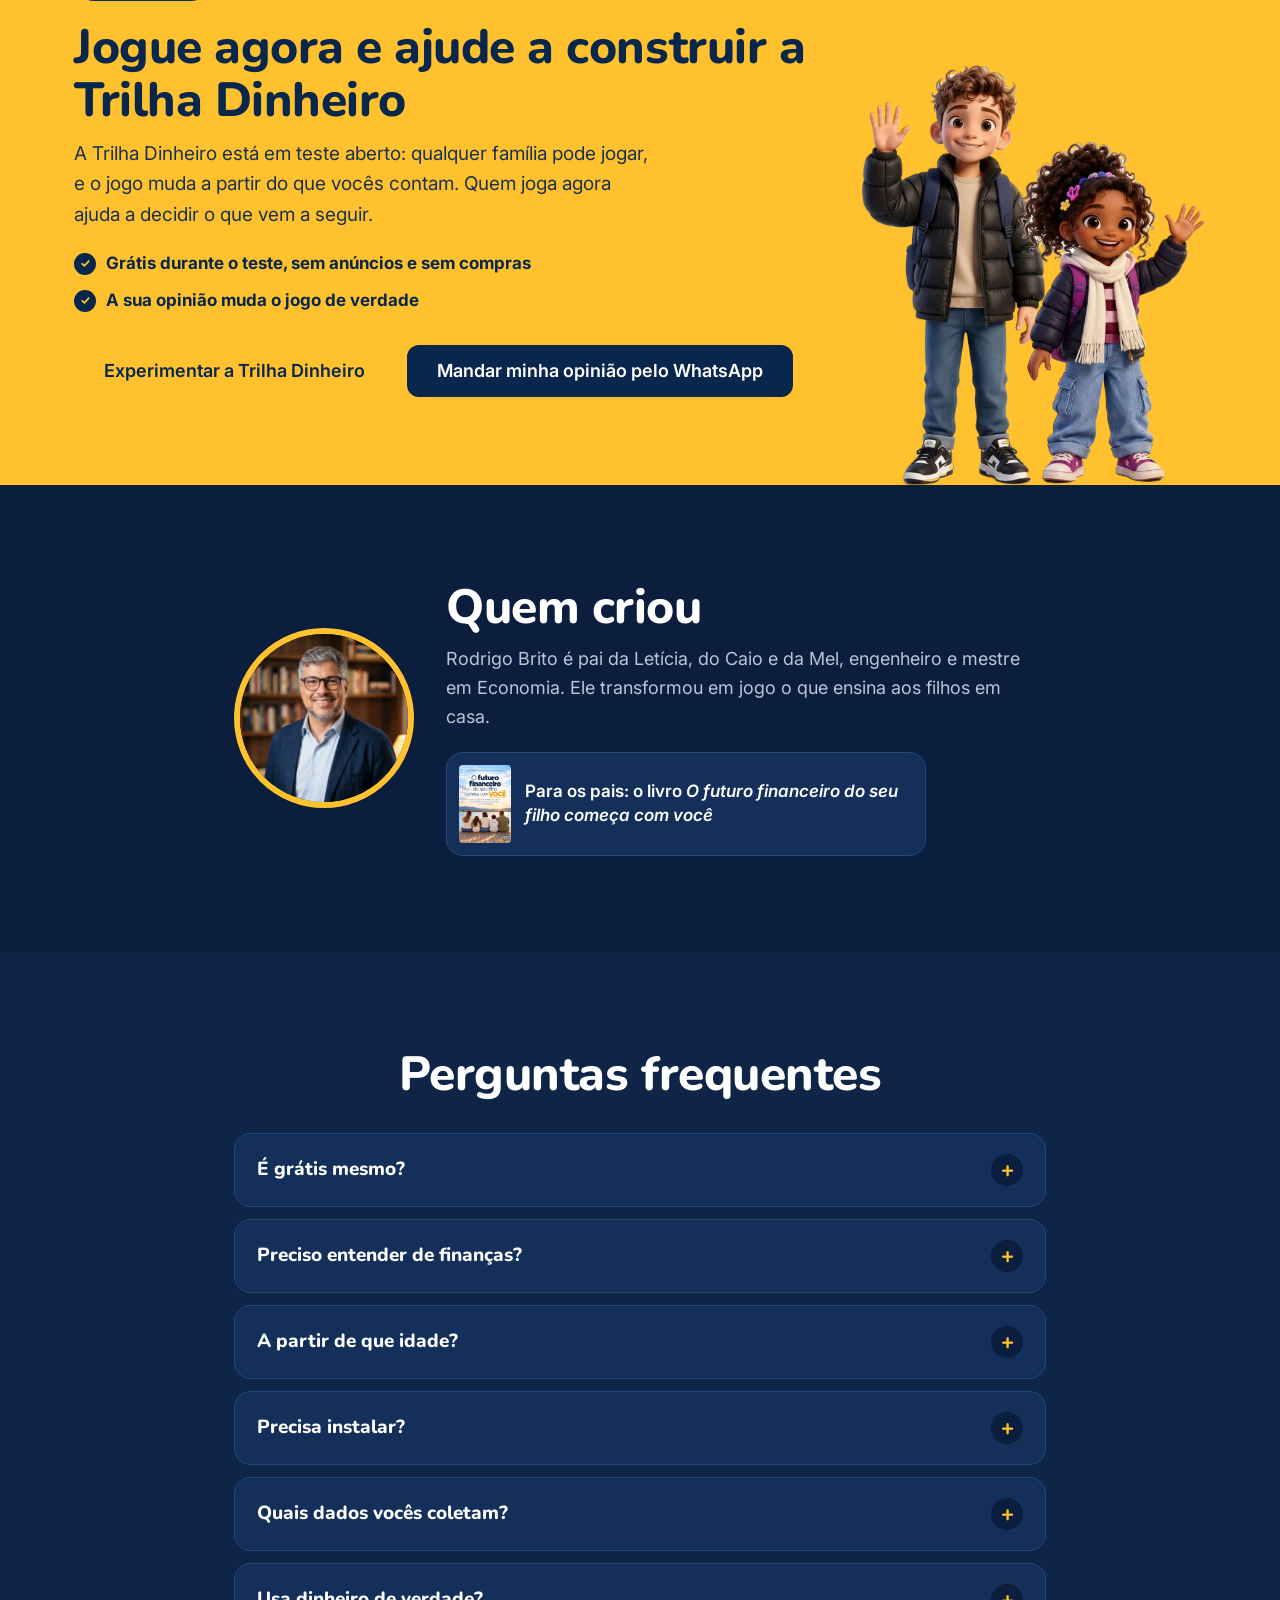
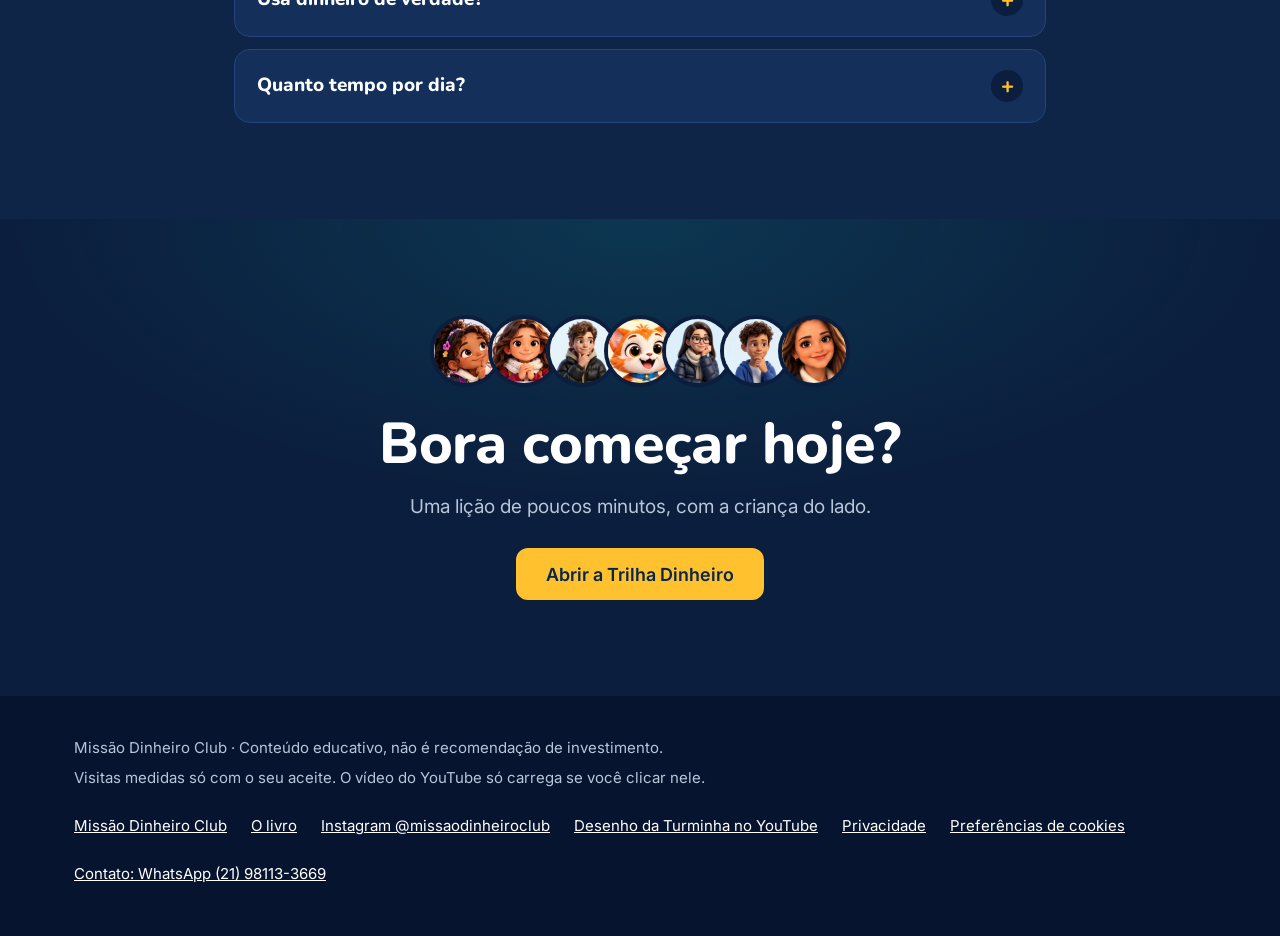
<file: jogo/index.html>
<!doctype html>
<html lang="pt-BR">
<head>
<meta charset="utf-8">
<meta name="viewport" content="width=device-width, initial-scale=1">
<title>Trilha Dinheiro | Missão Dinheiro Club</title>
<meta name="description" content="Trilha Dinheiro: o jogo de educação financeira do Missão Dinheiro Club para a família jogar junto, dos 5 anos à vida adulta. Grátis no navegador, sem anúncios e sem compras.">
<!-- Endereço final sugerido: página principal do domínio. Se mudar, trocar aqui e no og:url -->
<link rel="canonical" href="https://missaodinheiroclub.com.br/jogo/">
<meta property="og:type" content="website">
<meta property="og:locale" content="pt_BR">
<meta property="og:site_name" content="Missão Dinheiro Club">
<meta property="og:url" content="https://missaodinheiroclub.com.br/jogo/">
<meta property="og:title" content="Trilha Dinheiro | Missão Dinheiro Club">
<meta property="og:description" content="Adultos e crianças aprendem a lidar com dinheiro jogando juntos. Grátis durante o teste aberto.">
<meta name="theme-color" content="#0B1E3D">
<link rel="icon" type="image/png" sizes="32x32" href="assets/favicon-32.png">
<link rel="apple-touch-icon" href="assets/apple-touch-icon.png">
<link rel="preconnect" href="https://fonts.googleapis.com">
<link rel="preconnect" href="https://fonts.gstatic.com" crossorigin>
<link href="https://fonts.googleapis.com/css2?family=Inter:wght@400;500;600&amp;family=Nunito:wght@700;800&amp;display=swap" rel="stylesheet">
<link rel="stylesheet" href="styles.css">
<script src="../medicao.js"></script>
</head>
<body>
<a href="#conteudo" class="pular">Pular para o conteúdo</a>

<!-- Semente, a moeda do jogo (mesmo desenho do app) -->
<svg width="0" height="0" style="position:absolute" aria-hidden="true">
  <symbol id="moeda" viewBox="0 0 48 48"><circle cx="24" cy="24" r="20" fill="#FFC12E"/><circle cx="24" cy="24" r="14.5" fill="none" stroke="#D9A01C" stroke-width="3"/><path d="M24 15v18M28.5 18.5c-1-1.5-2.6-2.2-4.5-2.2-2.6 0-4.4 1.4-4.4 3.4 0 4.8 9.4 2.4 9.4 7.4 0 2.1-2 3.5-4.8 3.5-2 0-3.8-.8-4.8-2.4" stroke="#09274D" stroke-width="2.6" fill="none" stroke-linecap="round"/></symbol>
</svg>

<header class="topo">
  <div class="faixa topo-in">
    <a href="../" class="logo-link"><img src="assets/logo-main.webp" width="412" height="281" alt="Missão Dinheiro Club, página inicial" class="logo"></a>
    <a href="#" data-jogo class="btn btn-sm">Abrir a Trilha Dinheiro</a>
  </div>
</header>

<main id="conteudo">

<!-- 1. Primeira dobra: a turma inteira -->
<section class="hero">
  <div class="faixa hero-in">
    <div class="hero-texto">
      <h1>Seu filho aprende dinheiro jogando. Do básico ao avançado.</h1>
      <p class="hero-sub">A Trilha Dinheiro tem lições curtas, como nos apps de idiomas: perguntas do dia a dia, Sementes, potes e missões. Divertido, fácil e para a família inteira, dos 5 anos à vida adulta.</p>
      <div class="hero-botoes">
        <a href="#" data-jogo class="btn btn-grande">Experimentar a Trilha Dinheiro</a>
        <a href="#dinamicas" class="btn btn-fantasma">Ver como se joga</a>
      </div>
      <ul class="selos" aria-label="O que o jogo tem">
        <li>Grátis durante o teste</li>
        <li>Até 15 níveis</li>
        <li>5 tipos de atividade</li>
        <li>Abre no navegador</li>
      </ul>
    </div>
    <div class="palco" aria-hidden="true">
      <div class="brilho"></div>
      <svg class="m m1"><use href="#moeda"/></svg>
      <svg class="m m2"><use href="#moeda"/></svg>
      <svg class="m m3"><use href="#moeda"/></svg>
      <svg class="m m4"><use href="#moeda"/></svg>
      <svg class="m m5"><use href="#moeda"/></svg>
      <img src="assets/natty-oi.webp" width="222" height="560" alt="" class="p p-natty">
      <img src="assets/rodrigo-oi.webp" width="235" height="560" alt="" class="p p-rodrigo">
      <img src="assets/vinicius-oi.webp" width="215" height="560" alt="" class="p p-vinicius">
      <img src="assets/leticia-oi.webp" width="237" height="560" alt="" class="p p-leticia">
      <img src="assets/caio-oi.webp" width="245" height="560" alt="" class="p p-caio">
      <img src="assets/mel-oi.webp" width="268" height="560" alt="" class="p p-mel">
      <img src="assets/bia-oi.webp" width="310" height="560" alt="" class="p p-bia">
      <img src="assets/tiko-oi.webp" width="479" height="560" alt="" class="p p-tiko" fetchpriority="high">
      <div class="chao"></div>
    </div>
  </div>
</section>

<!-- 2. Faixa: por que é diferente -->
<section class="diferente" aria-label="Por que é diferente">
  <div class="faixa">
    <ul class="dif-lista">
      <li><strong>Divertido</strong><span>Sementes, potes, Loja, medalhas e a Turminha em cada lição.</span></li>
      <li><strong>Fácil</strong><span>Uma pergunta por vez, um botão que lê em voz alta e o erro sempre explicado.</span></li>
      <li><strong>Do básico ao avançado</strong><span>Da primeira moeda aos investimentos, no ritmo de cada idade.</span></li>
    </ul>
  </div>
</section>

<!-- 3. Experimente: uma pergunta de verdade do jogo -->
<section class="secao secao-clara" id="experimente">
  <div class="faixa demo-in">
    <div class="demo-txt">
      <h2>Experimente uma pergunta da Trilha Dinheiro</h2>
      <p>É assim que funciona: a pergunta é do dia a dia, e a explicação aparece na hora, acertando ou errando.</p>
    </div>
    <div class="celular">
    <div class="demo" id="demo">
      <div class="demo-status" aria-hidden="true"><span class="demo-sair">✕</span><span class="demo-prog"><i></i></span><span class="demo-sementes"><svg><use href="#moeda"/></svg>12</span></div>
      <div class="demo-topo">
        <img src="assets/mel-idle.webp" width="192" height="192" alt="" class="demo-guia">
        <p class="demo-q" id="demo-q">Mel ganhou R$ 100 da avó e R$ 50 de mesada. Depois comprou algo de R$ 40. Quanto sobrou?</p>
      </div>
      <div class="demo-opcoes" id="demo-opcoes">
        <button type="button" data-v="certa">R$ 110</button>
        <button type="button">R$ 150</button>
        <button type="button">R$ 90</button>
      </div>
      <div class="demo-retorno" id="demo-retorno" role="status" hidden>
        <p class="demo-veredito" id="demo-veredito"></p>
        <p>100 + 50 = R$ 150; 150 − 40 = R$ 110. O dinheiro digital é invisível, mas é real.</p>
        <a href="#" data-jogo class="btn">Continuar no jogo</a>
      </div>
    </div>
    </div>
  </div>
</section>

<!-- 4. Cinco jeitos de jogar -->
<section class="secao" id="dinamicas">
  <div class="faixa">
    <h2 class="centro">Cinco jeitos de jogar cada lição</h2>
    <p class="intro centro">Cada lição mistura atividades diferentes, para ninguém cansar. Os exemplos abaixo são da própria Trilha Dinheiro.</p>
    <div class="jeitos">
      <article class="jeito">
        <h3>Escolher a resposta</h3>
        <div class="mini">
          <p class="mini-q">Qual pote é para juntar para um objetivo?</p>
          <div class="mini-ops"><span class="ok">Sonho</span><span>Agora</span><span>Compartilhar</span></div>
        </div>
      </article>
      <article class="jeito">
        <h3>Separar em grupos</h3>
        <div class="mini">
          <p class="mini-q">É necessidade ou desejo?</p>
          <div class="mini-grupos">
            <div><b>Necessidade</b><span>Água para beber</span><span>Caderno da escola</span></div>
            <div><b>Desejo</b><span>Sorvete no passeio</span><span>Boneco colecionável</span></div>
          </div>
        </div>
      </article>
      <article class="jeito">
        <h3>Ligar os pares</h3>
        <div class="mini">
          <p class="mini-q">Ligue cada palavra</p>
          <div class="mini-pares">
            <span>Preço</span><span>Quanto custa</span>
            <span>Troco</span><span>O que volta quando você paga a mais</span>
            <span>Poupança</span><span>O que você guarda</span>
          </div>
        </div>
      </article>
      <article class="jeito">
        <h3>Colocar em ordem</h3>
        <div class="mini">
          <p class="mini-q">Uma reunião de dinheiro em família</p>
          <ol class="mini-ordem"><li>Ver como foi o mês</li><li>Celebrar o que deu certo</li><li>Escolher uma meta da família</li><li>Combinar quem faz o quê</li></ol>
        </div>
      </article>
      <article class="jeito">
        <h3>Dividir nos potes</h3>
        <div class="mini">
          <p class="mini-q">A Mel ganhou R$ 30. Pelo menos R$ 6 vão para o Sonho.</p>
          <div class="mini-potes">
            <span style="--c:#FFC12E;--h:80%"><i></i>Agora</span>
            <span style="--c:#0B7A7D;--h:30%"><i></i>Reserva</span>
            <span style="--c:#2E8B57;--h:50%"><i></i>Sonho</span>
            <span style="--c:#5B45B8;--h:15%"><i></i>Compartilhar</span>
          </div>
        </div>
      </article>
      <article class="jeito jeito-extra">
        <h3>E mais</h3>
        <ul>
          <li>Botão <strong>Ouvir</strong>, que lê a pergunta em voz alta</li>
          <li><strong>5 acertos seguidos</strong> valem Sementes de bônus</li>
          <li>Errou? A explicação aparece na hora, e dá para tentar de novo</li>
          <li><strong>Missões para fazer em casa</strong>, longe da tela</li>
        </ul>
      </article>
    </div>
  </div>
</section>

<!-- 5. A trilha: do básico ao avançado -->
<section class="secao secao-clara" id="como-funciona">
  <div class="faixa">
    <h2 class="centro">Uma trilha do básico ao avançado</h2>
    <p class="intro centro">As lições formam uma trilha de níveis, e cada nível destrava o próximo. Quem já sabe um pouco faz um teste de nivelamento de poucos minutos e começa no ponto certo.</p>
    <div class="trilha-jogo">
      <ol class="niveis">
        <li class="feito"><span>1</span><div><strong>O que é dinheiro</strong><em>De onde vem, para que serve, precisar e querer</em></div></li>
        <li class="feito"><span>2</span><div><strong>Escolher e planejar</strong><em>Escolhas do dia a dia, metas e orçamento</em></div></li>
        <li class="agora"><span>3</span><div><strong>Proteger</strong><em>Reserva para imprevistos, golpes e emoções na hora de comprar</em></div></li>
        <li><span>4</span><div><strong>Consumidor esperto</strong><em>Propaganda, promoções, troca e garantia, compras em games</em></div></li>
        <li><span>5</span><div><strong>Trabalho e renda</strong><em>Salário, direitos e as contas de um pequeno negócio</em></div></li>
        <li><span>6</span><div><strong>Impostos e cidadania</strong><em>O que é de todos e os impostos que estão no preço</em></div></li>
        <li><span>7</span><div><strong>Crédito e investimento</strong><em>Juros, o tempo como aliado e o patrimônio</em></div></li>
        <li><span>8</span><div><strong>Criar e planejar a vida</strong><em>Gerar renda e montar o próprio plano</em></div></li>
      </ol>
      <div class="trilha-mais">
        <h3>Para quem vai mais longe</h3>
        <p>A partir de 11 anos, a trilha continua com <strong>Banco e crédito a fundo</strong> e <strong>Renda fixa</strong>. Com 14 anos ou mais, vêm também <strong>Renda variável</strong>, <strong>Seguros e aposentadoria</strong>, <strong>Grandes decisões</strong>, <strong>Independência financeira</strong> e <strong>Família e legado</strong>.</p>
        <p>Para os responsáveis, há um nível próprio: <strong>Ensinar em casa</strong>, com base no livro.</p>
        <h3>5 trilhas: uma para cada idade e uma para adultos</h3>
        <ul class="trilhas">
          <li style="--c:#12B8BB"><img src="assets/bia-idle.webp" width="192" height="192" alt="" loading="lazy" decoding="async"><strong>Descobridores</strong><span>5 a 7 anos, com um adulto lendo junto</span></li>
          <li style="--c:#F35A8B"><img src="assets/mel-idle.webp" width="192" height="192" alt="" loading="lazy" decoding="async"><strong>Exploradores</strong><span>8 a 10 anos</span></li>
          <li style="--c:#7966D8"><img src="assets/caio-idle.webp" width="192" height="192" alt="" loading="lazy" decoding="async"><strong>Estrategistas</strong><span>11 a 13 anos</span></li>
          <li style="--c:#FFC12E"><img src="assets/leticia-idle.webp" width="192" height="192" alt="" loading="lazy" decoding="async"><strong>Protagonistas</strong><span>14 a 17 anos</span></li>
          <li style="--c:#FFFFFF"><img src="assets/natty-idle.webp" width="192" height="192" alt="" loading="lazy" decoding="async"><strong>Adultos</strong><span>18 anos ou mais, com uma parte para quem cuida de crianças</span></li>
        </ul>
      </div>
    </div>
  </div>
</section>

<!-- 6. O dinheiro do jogo ensina na prática -->
<section class="secao" id="sementes">
  <div class="faixa">
    <h2 class="centro">As Sementes ensinam na prática</h2>
    <p class="intro centro">Cada lição rende Sementes, a moeda do jogo, que não se compra com dinheiro de verdade. No Banco do jogo, a criança divide as Sementes nos 4 potes, e cada pote tem um uso.</p>
    <div class="banco">
      <div class="banco-pote" style="--c:#FFC12E"><strong>Agora</strong><p>Para gastar na Loja do jogo. Item caro vai para a lista de desejos e só pode ser comprado depois de 2 dias: dá tempo de pensar.</p></div>
      <div class="banco-pote" style="--c:#0B7A7D"><strong>Reserva</strong><p>Para os imprevistos que aparecem no jogo de vez em quando. Quem guardou, paga sem susto.</p></div>
      <div class="banco-pote" style="--c:#2E8B57"><strong>Sonho</strong><p>Uma árvore que cresce enquanto a criança junta para um objetivo que ela mesma escolheu.</p></div>
      <div class="banco-pote" style="--c:#5B45B8"><strong>Compartilhar</strong><p>Vai para o Mutirão, uma meta da família inteira. Quando a meta fecha, todos ganham juntos.</p></div>
    </div>
    <ul class="banco-extras">
      <li><strong>Missões do dia e medalha do mês</strong><span>Recompensas fixas, sem sorteio e sem caixinha-surpresa.</span></li>
      <li><strong>Cofrinho de verdade</strong><span>Opcional: a criança anota a mesada e os presentes nos mesmos 4 potes. Fica só no aparelho.</span></li>
    </ul>
  </div>
</section>

<!-- 7. Teste para os pais -->
<section class="secao secao-clara" id="teste">
  <div class="faixa faixa-estreita">
    <h2 class="centro">Como a sua criança lida com dinheiro?</h2>
    <p class="intro centro">7 perguntas rápidas sobre o dia a dia. O resultado aparece na hora, com uma dica para fazer em casa. Não pedimos nome, e-mail nem telefone.</p>

    <div class="teste" id="teste-caixa">
      <div class="teste-barra" aria-hidden="true"><span id="teste-progresso"></span></div>
      <form id="teste-form" novalidate>
        <fieldset id="teste-pergunta">
          <legend><span class="teste-n" id="teste-n"></span><span id="teste-q"></span></legend>
          <div class="teste-opcoes" id="teste-opcoes"></div>
        </fieldset>
        <div class="teste-nav">
          <button type="button" class="btn-link" id="teste-voltar" hidden>Voltar</button>
        </div>
      </form>
      <div class="teste-resultado" id="teste-resultado" hidden tabindex="-1">
        <img src="assets/tiko-lupa.webp" width="343" height="235" alt="" loading="lazy" decoding="async">
        <p class="teste-rotulo">O perfil da sua criança hoje</p>
        <h3 id="res-nome"></h3>
        <p id="res-texto"></p>
        <div class="dica"><strong>Para fazer em casa esta semana</strong><p id="res-dica"></p></div>
        <a href="#" data-jogo class="btn btn-grande">Abrir a Trilha Dinheiro</a>
        <button type="button" class="btn-link" id="teste-refazer">Refazer o teste</button>
        <p class="nota">O teste roda só no seu aparelho. Nada é enviado nem guardado.</p>
      </div>
    </div>
  </div>
</section>

<!-- 8. Conheça a turma -->
<section class="secao" id="turma">
  <div class="faixa">
    <h2 class="centro">Conheça a Turminha</h2>
    <p class="intro centro">Oito personagens acompanham a família em cada lição. Cada idade tem os seus guias.</p>
    <ul class="turma">
      <li style="--c:#F28C28"><img src="assets/tiko-idle.webp" width="192" height="192" alt="" loading="lazy" decoding="async"><strong>Tiko</strong><span>Mascote companheiro</span></li>
      <li style="--c:#B5487A"><img src="assets/bia-idle.webp" width="192" height="192" alt="" loading="lazy" decoding="async"><strong>Bia</strong><span>Pequena inventora</span></li>
      <li style="--c:#E2675A"><img src="assets/mel-idle.webp" width="192" height="192" alt="" loading="lazy" decoding="async"><strong>Mel</strong><span>Observadora empática</span></li>
      <li style="--c:#2F6FD6"><img src="assets/caio-idle.webp" width="192" height="192" alt="" loading="lazy" decoding="async"><strong>Caio</strong><span>Explorador curioso</span></li>
      <li style="--c:#7966D8"><img src="assets/leticia-idle.webp" width="192" height="192" alt="" loading="lazy" decoding="async"><strong>Letícia</strong><span>Planejadora visionária</span></li>
      <li style="--c:#2D4FB5"><img src="assets/vinicius-idle.webp" width="192" height="192" alt="" loading="lazy" decoding="async"><strong>Vinicius</strong><span>Realizador prático</span></li>
      <li style="--c:#12B8BB"><img src="assets/natty-idle.webp" width="192" height="192" alt="" loading="lazy" decoding="async"><strong>Natty</strong><span>Responsável</span></li>
      <li style="--c:#FFC12E"><img src="assets/rodrigo-idle.webp" width="192" height="192" alt="" loading="lazy" decoding="async"><strong>Rodrigo</strong><span>Responsável</span></li>
    </ul>
  </div>
</section>

<!-- 9. Famílias fundadoras -->
<section class="fundadoras" id="fundadoras">
  <div class="faixa fundadoras-in">
    <div class="fundadoras-txt">
      <p class="vagas" style="padding-left: 20px"><span>Teste aberto</span></p>
      <h2>Jogue agora e ajude a construir a Trilha Dinheiro</h2>
      <p>A Trilha Dinheiro está em teste aberto: qualquer família pode jogar, e o jogo muda a partir do que vocês contam. Quem joga agora ajuda a decidir o que vem a seguir.</p>
      <ul class="ganha">
        <li>Grátis durante o teste, sem anúncios e sem compras</li>
        <li>A sua opinião muda o jogo de verdade</li>
      </ul>
      <!-- Número do WhatsApp do Rodrigo, o mesmo do site do livro. A mensagem já vai escrita. -->
      <div style="display: flex; flex-wrap: wrap; gap: 12px">
        <a href="#" data-jogo class="btn btn-grande">Experimentar a Trilha Dinheiro</a>
        <a class="btn btn-escuro btn-grande" target="_blank" rel="noopener" href="https://wa.me/5521981133669?text=Ol%C3%A1!%20Joguei%20a%20Trilha%20Dinheiro%20e%20quero%20dar%20minha%20opini%C3%A3o.">Mandar minha opinião pelo WhatsApp</a>
      </div>
    </div>
    <div class="fundadoras-turma" aria-hidden="true">
      <img src="assets/caio-oi.webp" width="245" height="560" alt="" loading="lazy" decoding="async">
      <img src="assets/bia-oi.webp" width="310" height="560" alt="" loading="lazy" decoding="async">
    </div>
  </div>
</section>

<!-- 10. Quem criou -->
<section class="secao">
  <div class="faixa faixa-estreita autor">
    <img src="assets/rodrigo-brito.webp" width="360" height="482" alt="Rodrigo Brito" class="autor-foto" loading="lazy" decoding="async">
    <div>
      <h2>Quem criou</h2>
      <p>Rodrigo Brito é pai da Letícia, do Caio e da Mel, engenheiro e mestre em Economia. Ele transformou em jogo o que ensina aos filhos em casa.</p>
      <a class="livro" href="../livro/">
        <img src="assets/capa-ebook.webp" width="600" height="900" alt="" loading="lazy" decoding="async">
        <span>Para os pais: o livro <em>O futuro financeiro do seu filho começa com você</em></span>
      </a>
    </div>
  </div>
</section>

<!-- 11. Perguntas frequentes -->
<section class="secao secao-clara">
  <div class="faixa faixa-estreita">
    <h2 class="centro">Perguntas frequentes</h2>
    <div class="faq-lista">
      <details class="faq"><summary>É grátis mesmo?</summary><p>Sim. Durante o teste aberto, a Trilha Dinheiro é grátis, sem anúncios e sem compras.</p></details>
      <details class="faq"><summary>Preciso entender de finanças?</summary><p>Não. Os adultos têm uma trilha própria, e vocês aprendem juntos.</p></details>
      <details class="faq"><summary>A partir de que idade?</summary><p>A partir de 5 anos. Na faixa de 5 a 7, um adulto lê junto com a criança.</p></details>
      <details class="faq"><summary>Precisa instalar?</summary><p>Não. Abre no navegador do celular ou do computador. Se quiser, dá para adicionar à tela inicial como um aplicativo.</p></details>
      <details class="faq"><summary>Quais dados vocês coletam?</summary><p>Nenhum nome, e-mail ou telefone. Se você aceitar no aviso de cookies, o Google Analytics mede as visitas a esta página, sem anúncios. O jogo cria um código anônimo e envia só dados de uso, como lições feitas. Dá para desligar o envio no rodapé do jogo.</p></details>
      <details class="faq"><summary>Usa dinheiro de verdade?</summary><p>Não. A Trilha Dinheiro usa Sementes, uma moeda que não se compra. O cofrinho opcional só anota o que a criança tem; não movimenta dinheiro.</p></details>
      <details class="faq"><summary>Quanto tempo por dia?</summary><p>Uma lição leva poucos minutos.</p></details>
    </div>
  </div>
</section>

<!-- 12. Fechamento -->
<section class="secao fechamento">
  <div class="faixa faixa-estreita">
    <div class="rostos" aria-hidden="true">
      <img src="assets/bia-idle.webp" width="192" height="192" alt="" loading="lazy" decoding="async">
      <img src="assets/mel-idle.webp" width="192" height="192" alt="" loading="lazy" decoding="async">
      <img src="assets/caio-idle.webp" width="192" height="192" alt="" loading="lazy" decoding="async">
      <img src="assets/tiko-idle.webp" width="192" height="192" alt="" loading="lazy" decoding="async">
      <img src="assets/leticia-idle.webp" width="192" height="192" alt="" loading="lazy" decoding="async">
      <img src="assets/vinicius-idle.webp" width="192" height="192" alt="" loading="lazy" decoding="async">
      <img src="assets/natty-idle.webp" width="192" height="192" alt="" loading="lazy" decoding="async">
    </div>
    <h2>Bora começar hoje?</h2>
    <p>Uma lição de poucos minutos, com a criança do lado.</p>
    <a href="#" data-jogo class="btn btn-grande">Abrir a Trilha Dinheiro</a>
  </div>
</section>

</main>

<footer class="rodape">
  <div class="faixa rodape-in">
    <p>Missão Dinheiro Club · Conteúdo educativo, não é recomendação de investimento.</p>
    <p>Visitas medidas só com o seu aceite. O vídeo do YouTube só carrega se você clicar nele.</p>
    <nav aria-label="Rodapé">
      <a href="../">Missão Dinheiro Club</a>
      <a href="../livro/">O livro</a>
      <a href="https://www.instagram.com/missaodinheiroclub/" target="_blank" rel="noopener">Instagram @missaodinheiroclub</a>
      <a href="https://www.youtube.com/channel/UC_r9yEVi3Tl_Zd3OXeg3oZQ" target="_blank" rel="noopener">Desenho da Turminha no YouTube</a>
      <a href="../privacidade/">Privacidade</a>
      <a href="#cookies" data-cookies>Preferências de cookies</a>
      <a href="https://wa.me/5521981133669" target="_blank" rel="noopener">Contato: WhatsApp (21) 98113-3669</a>
    </nav>
  </div>
</footer>

<script src="main.js"></script>
</body>
</html>
</file>
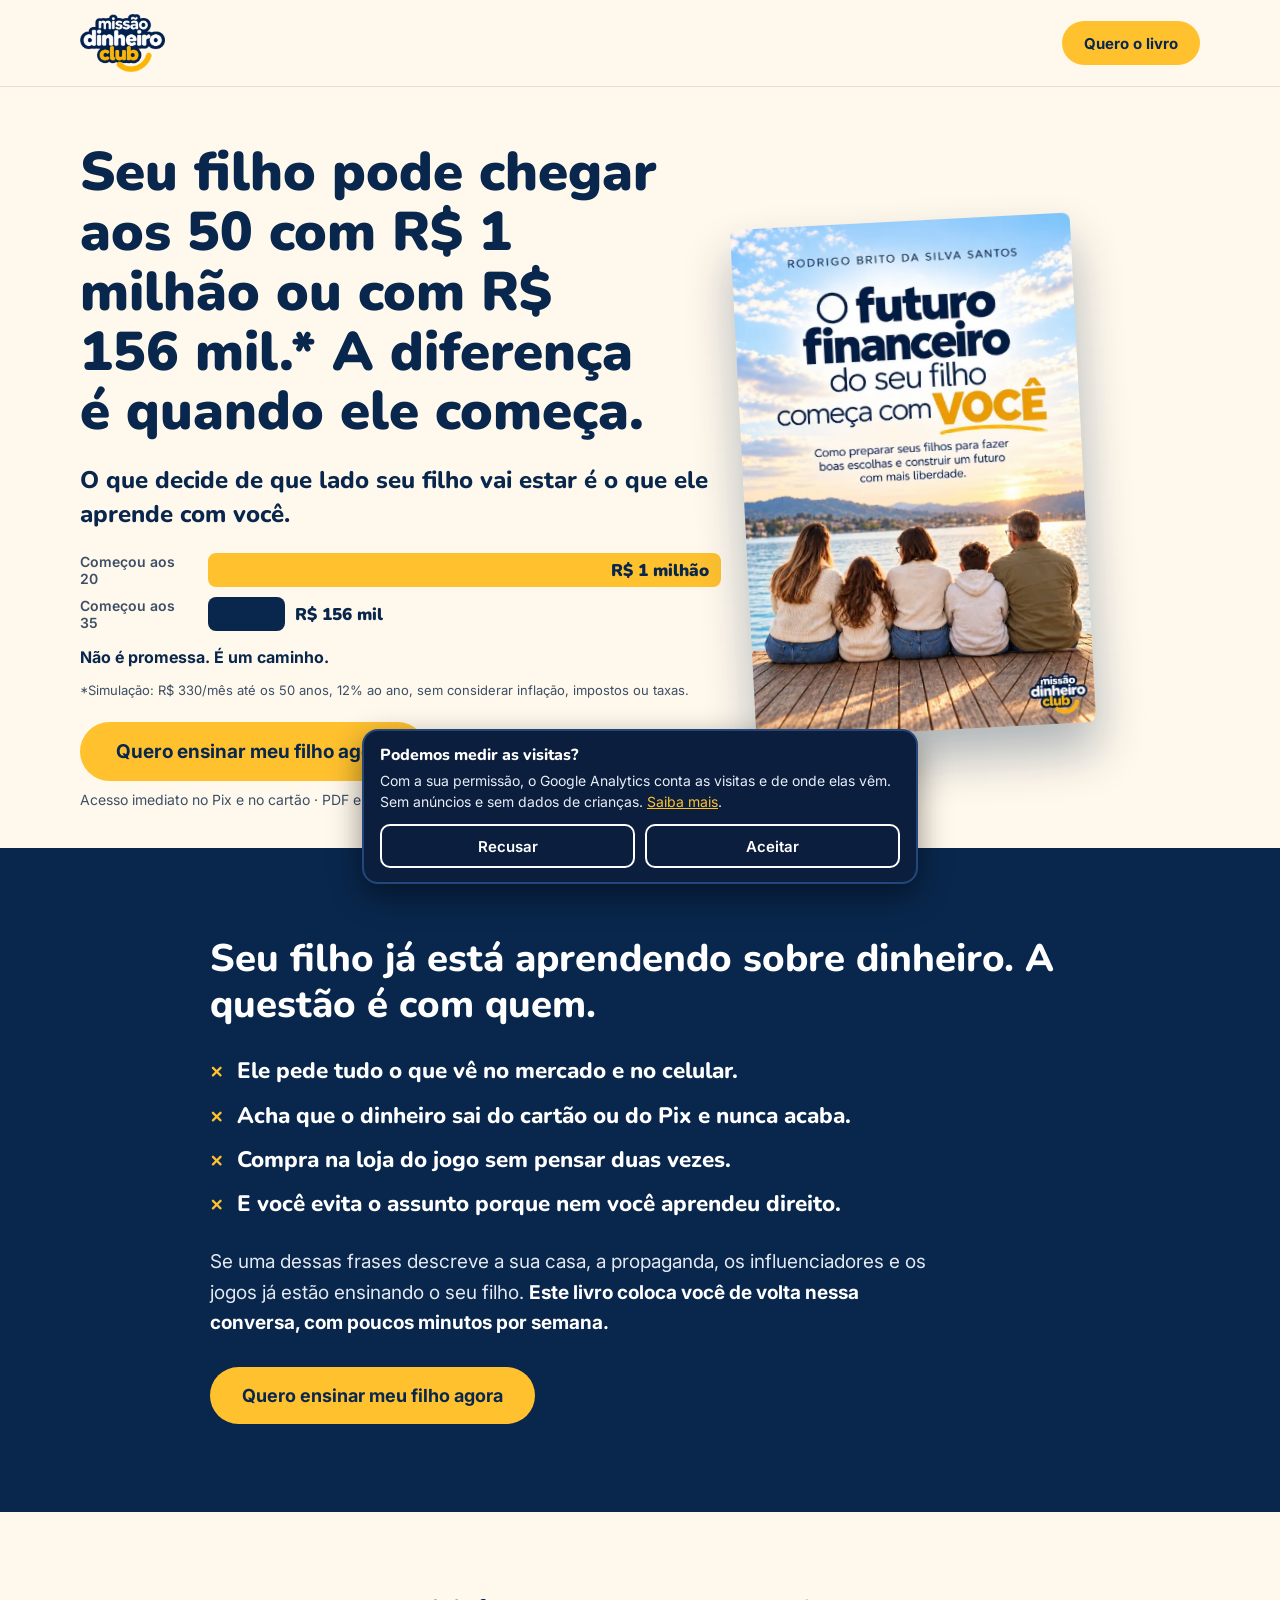
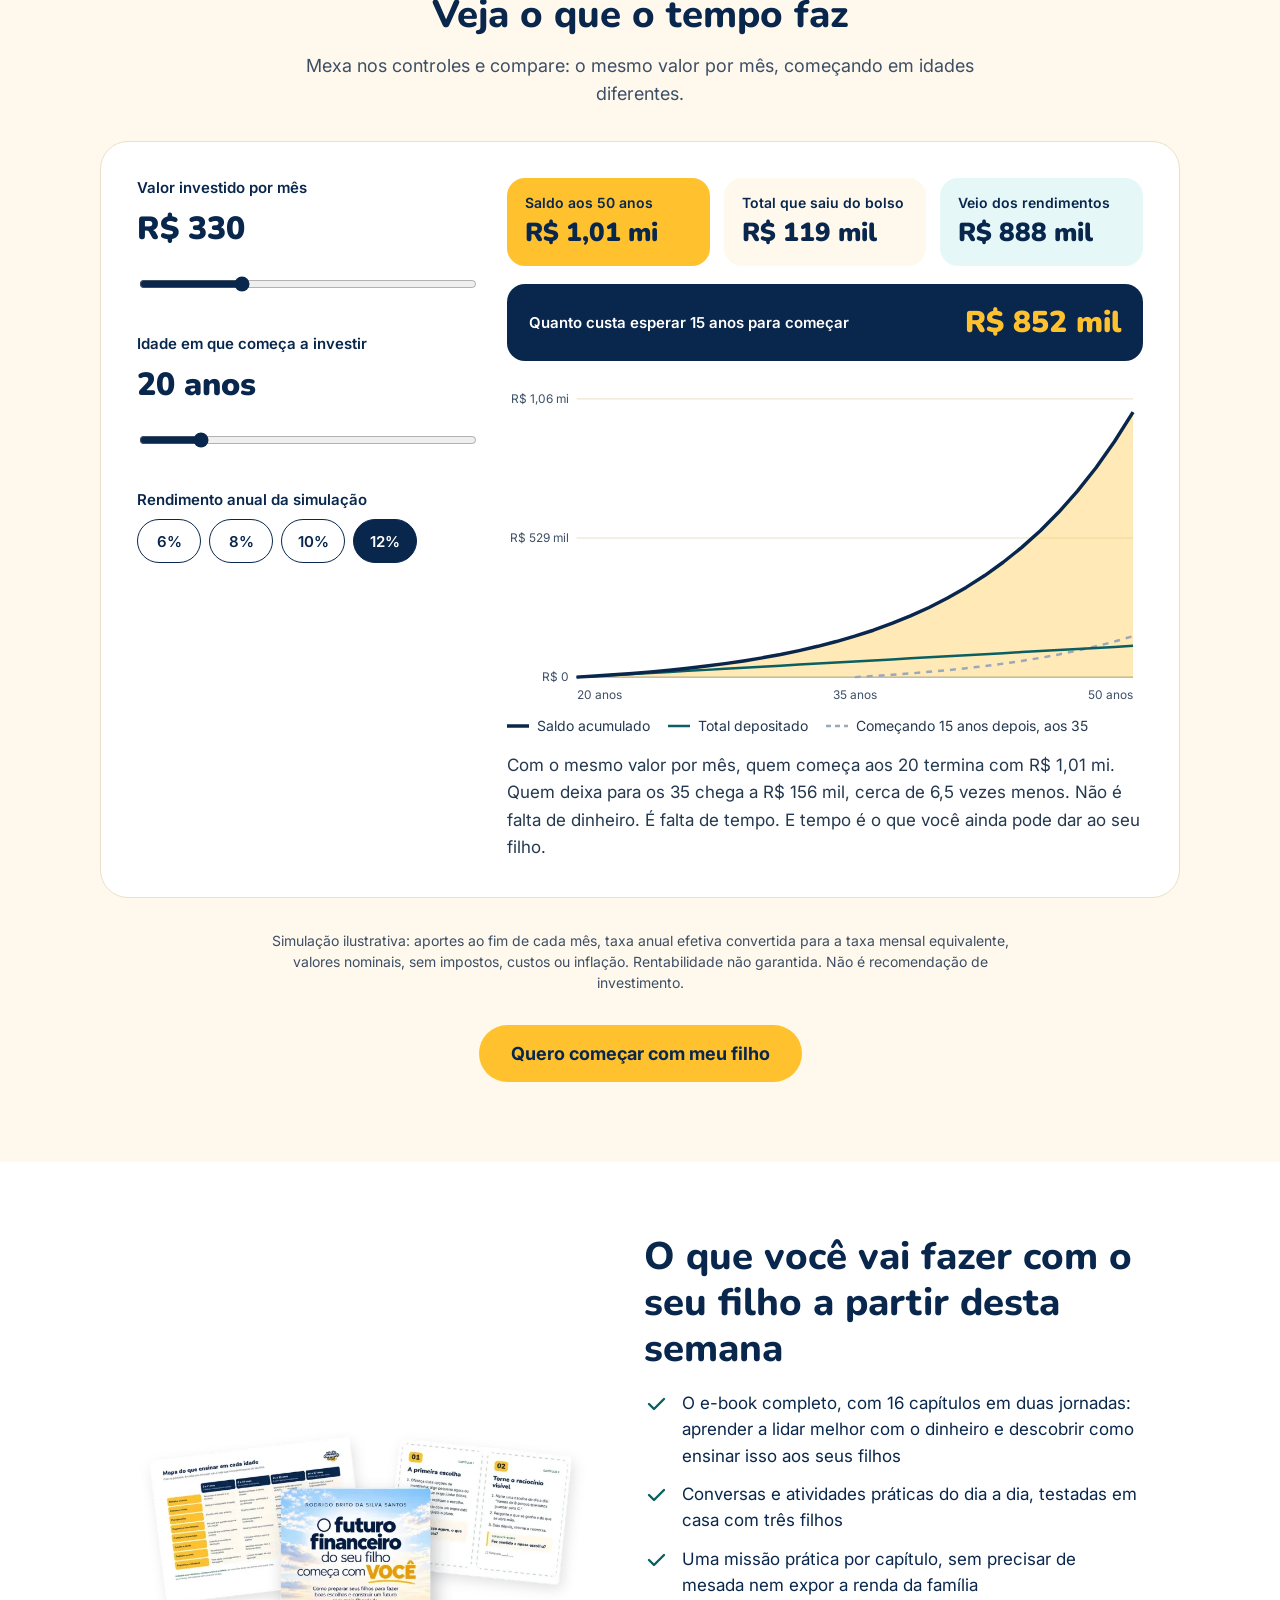
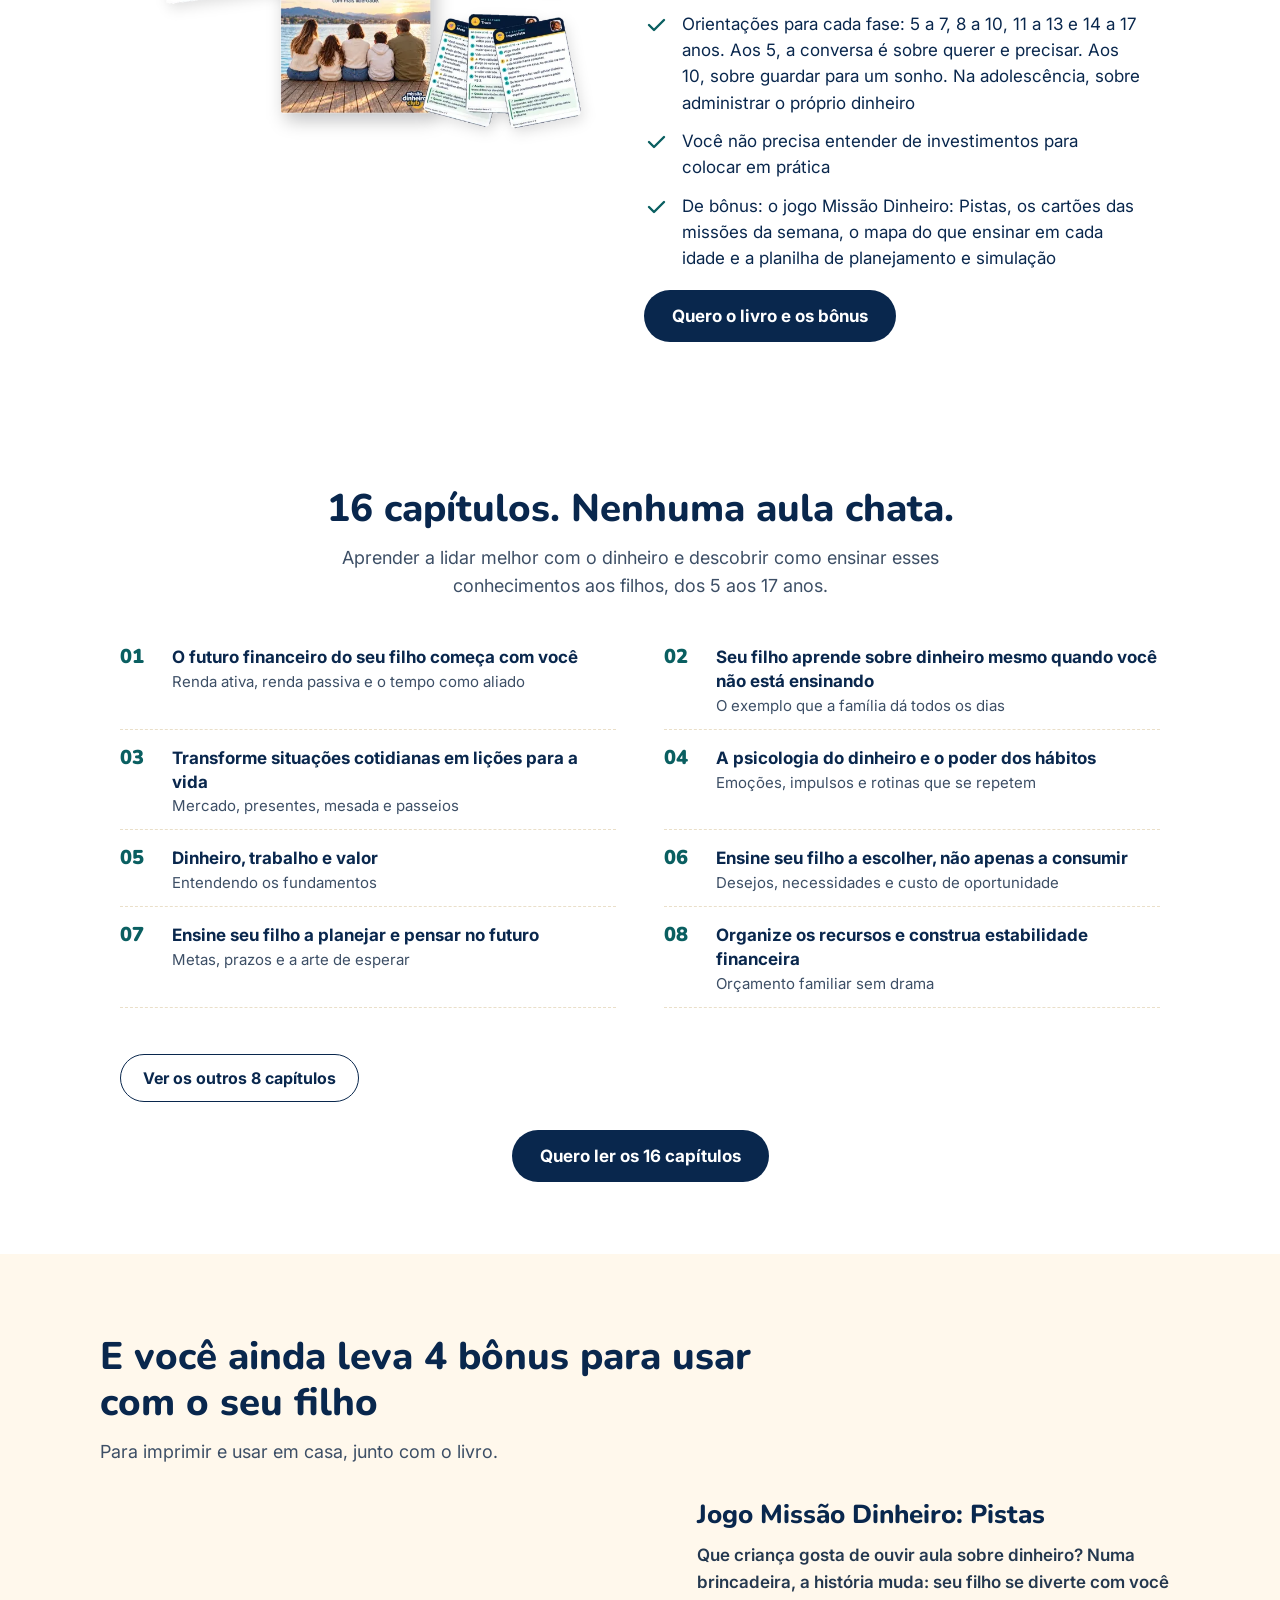
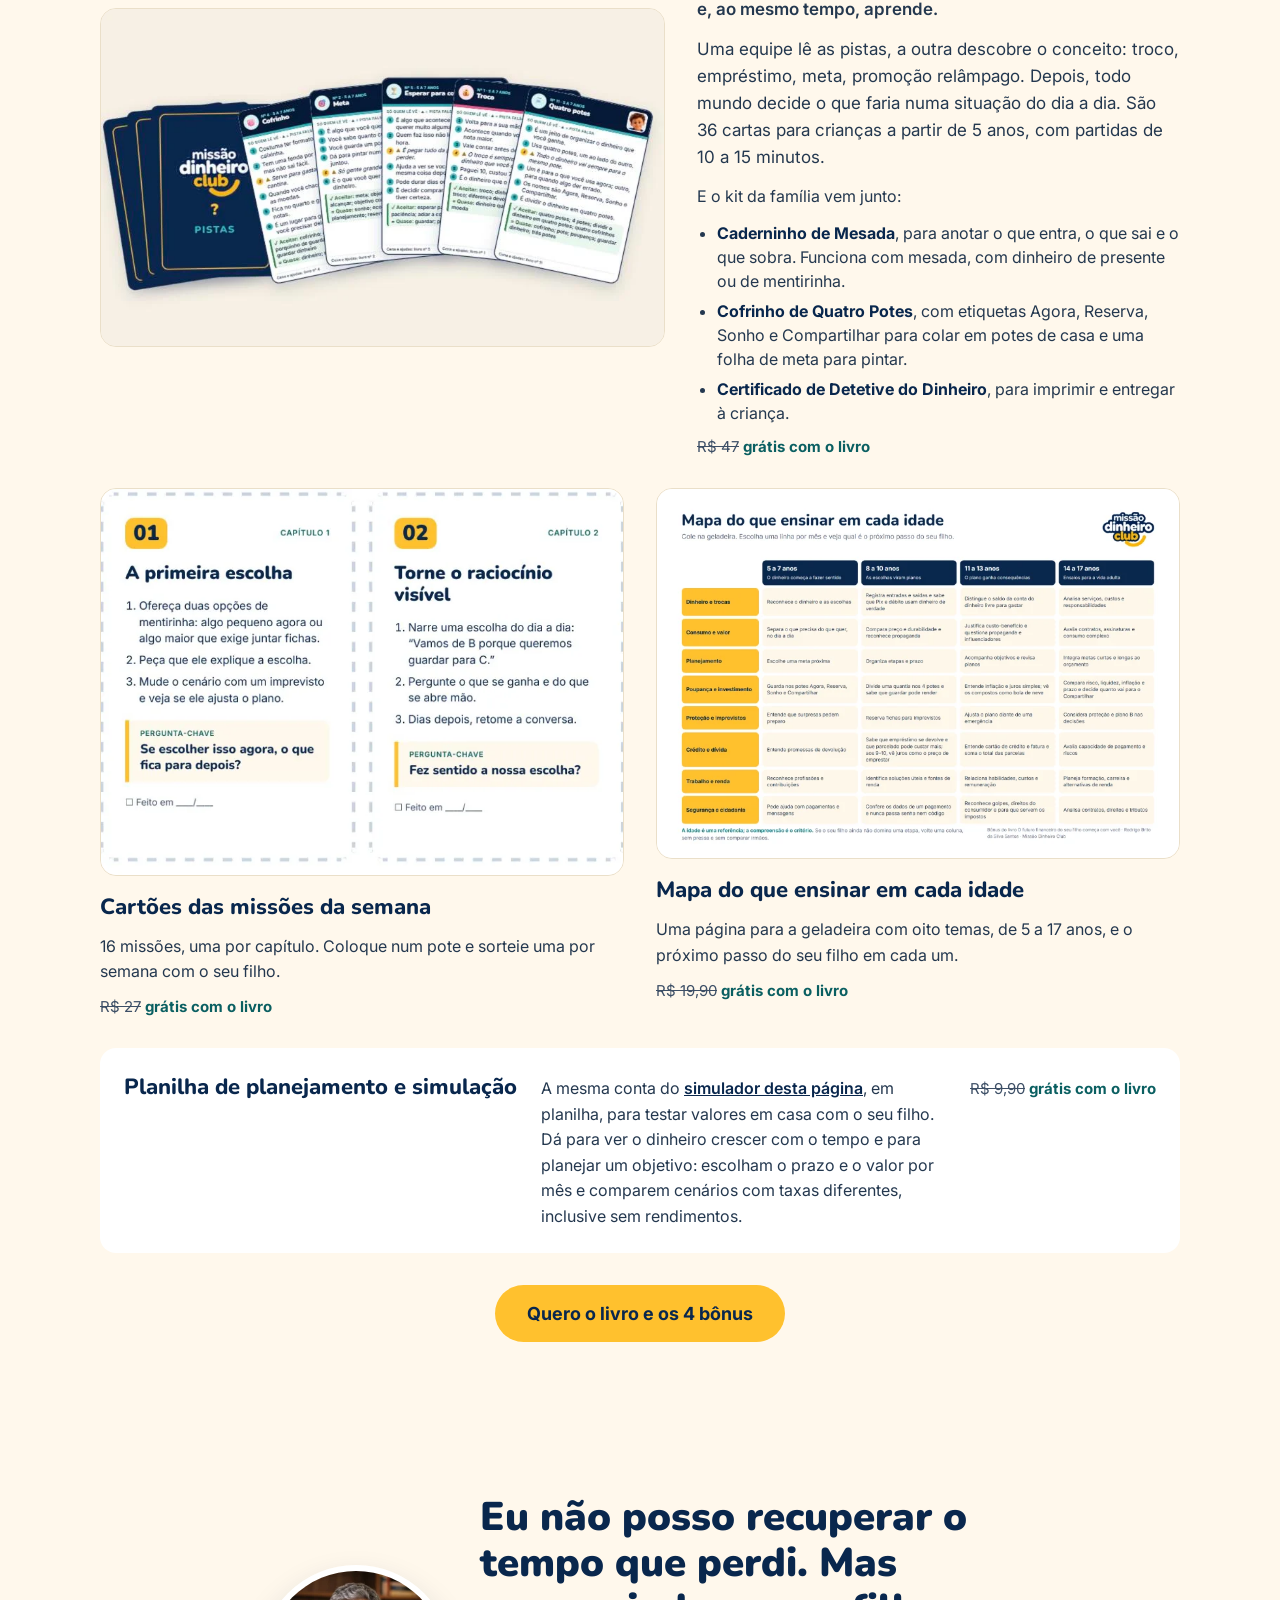
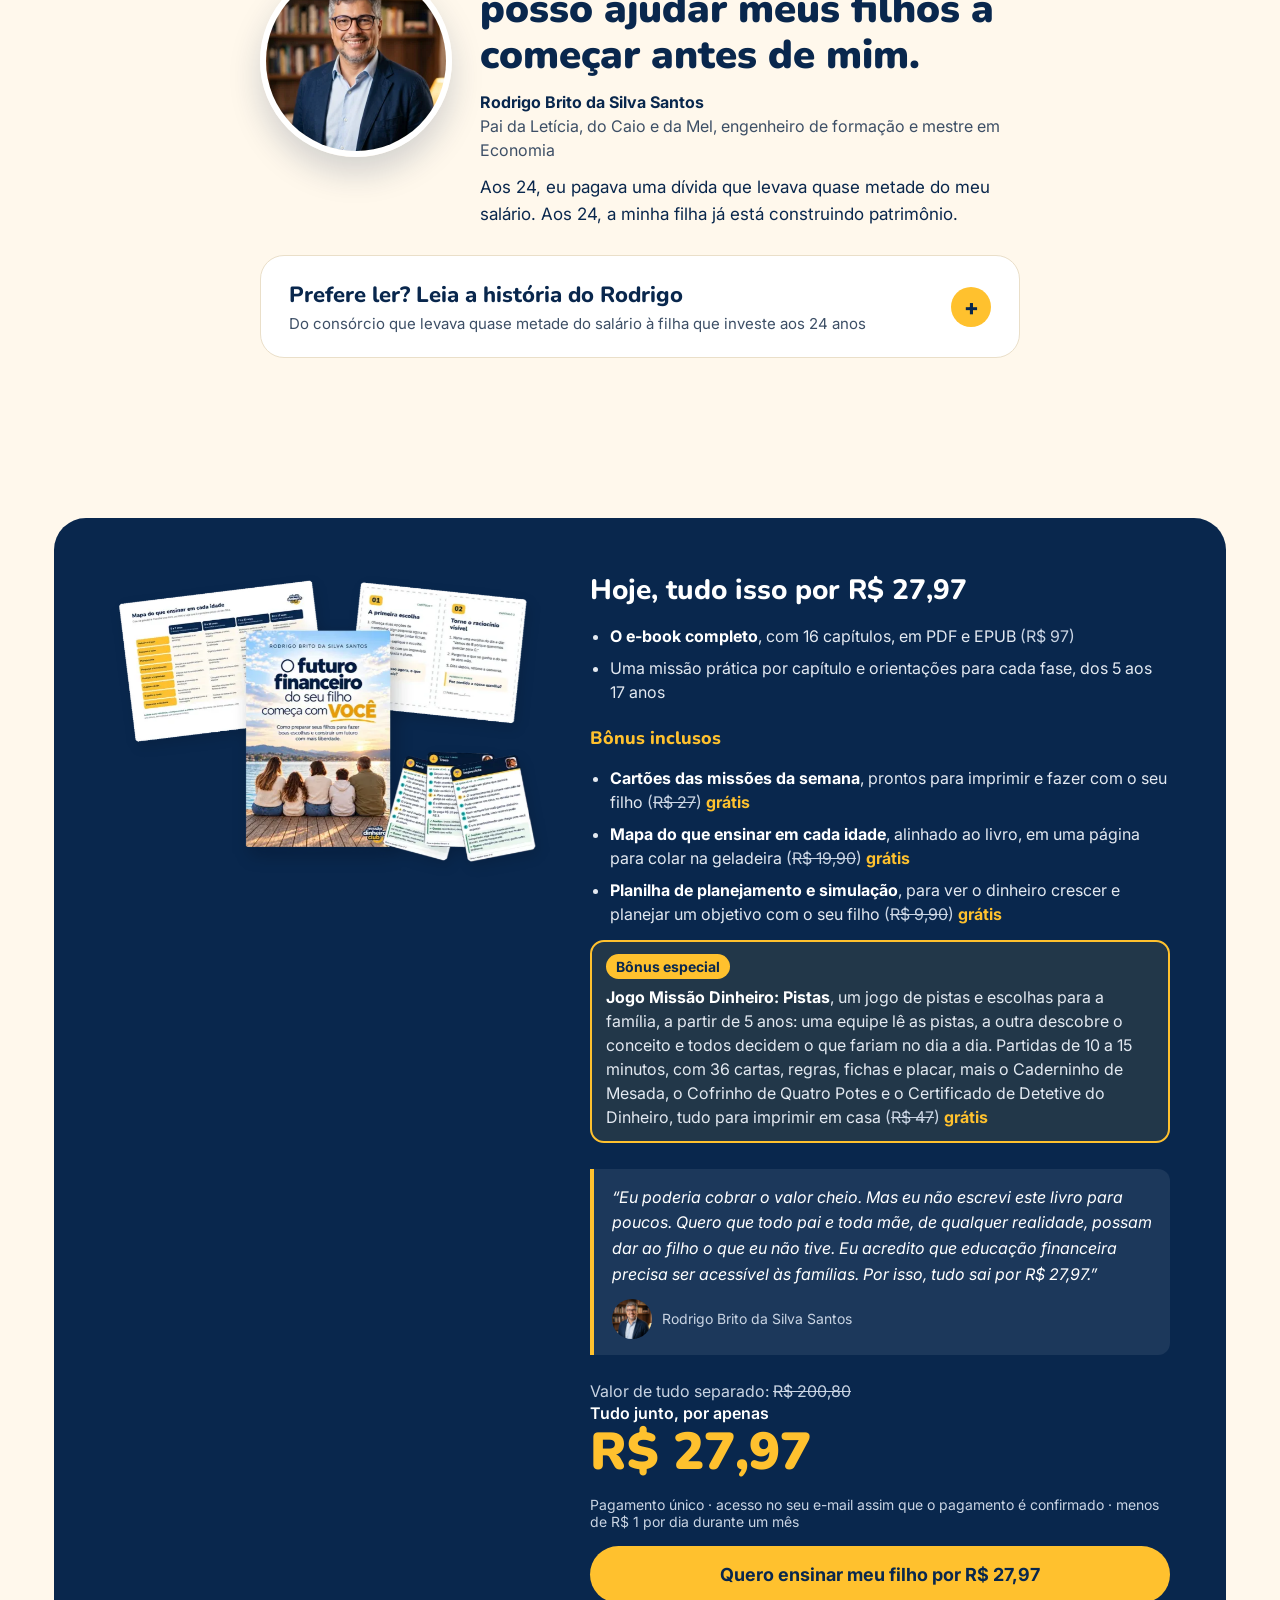
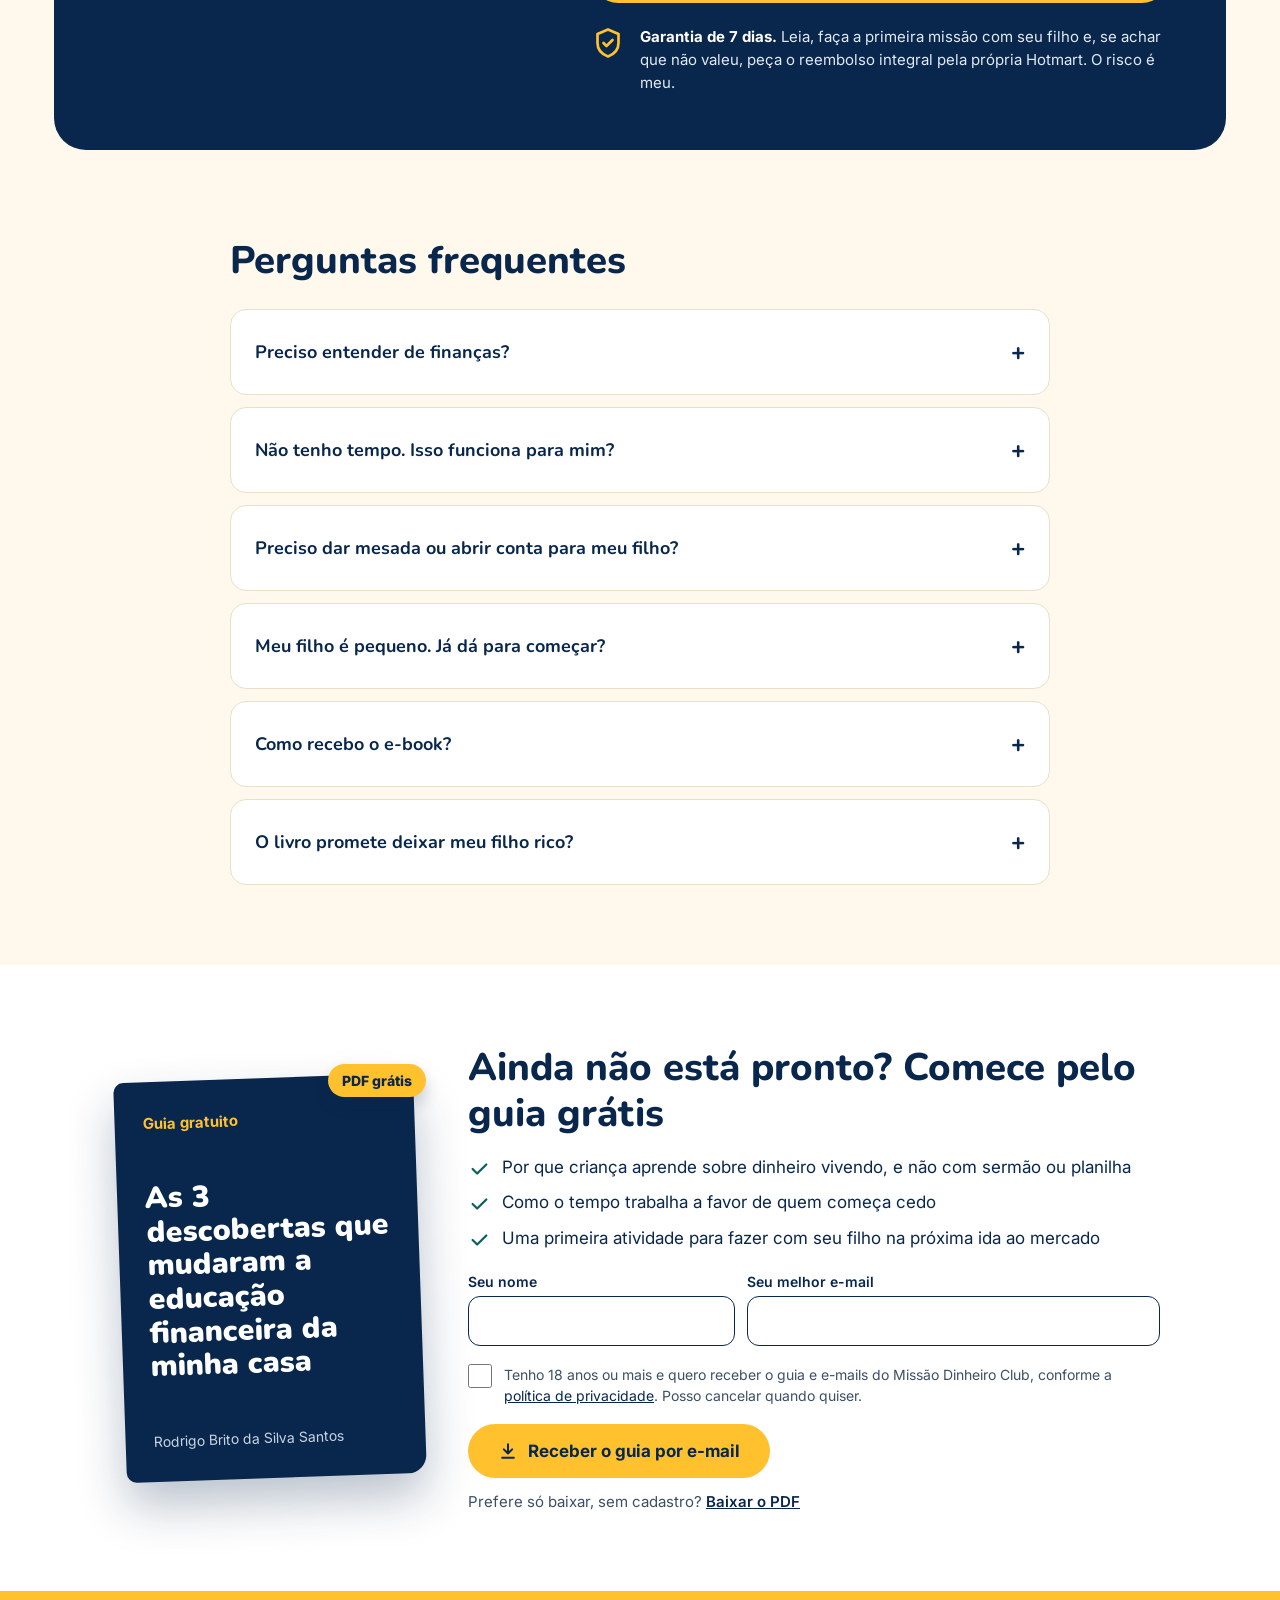
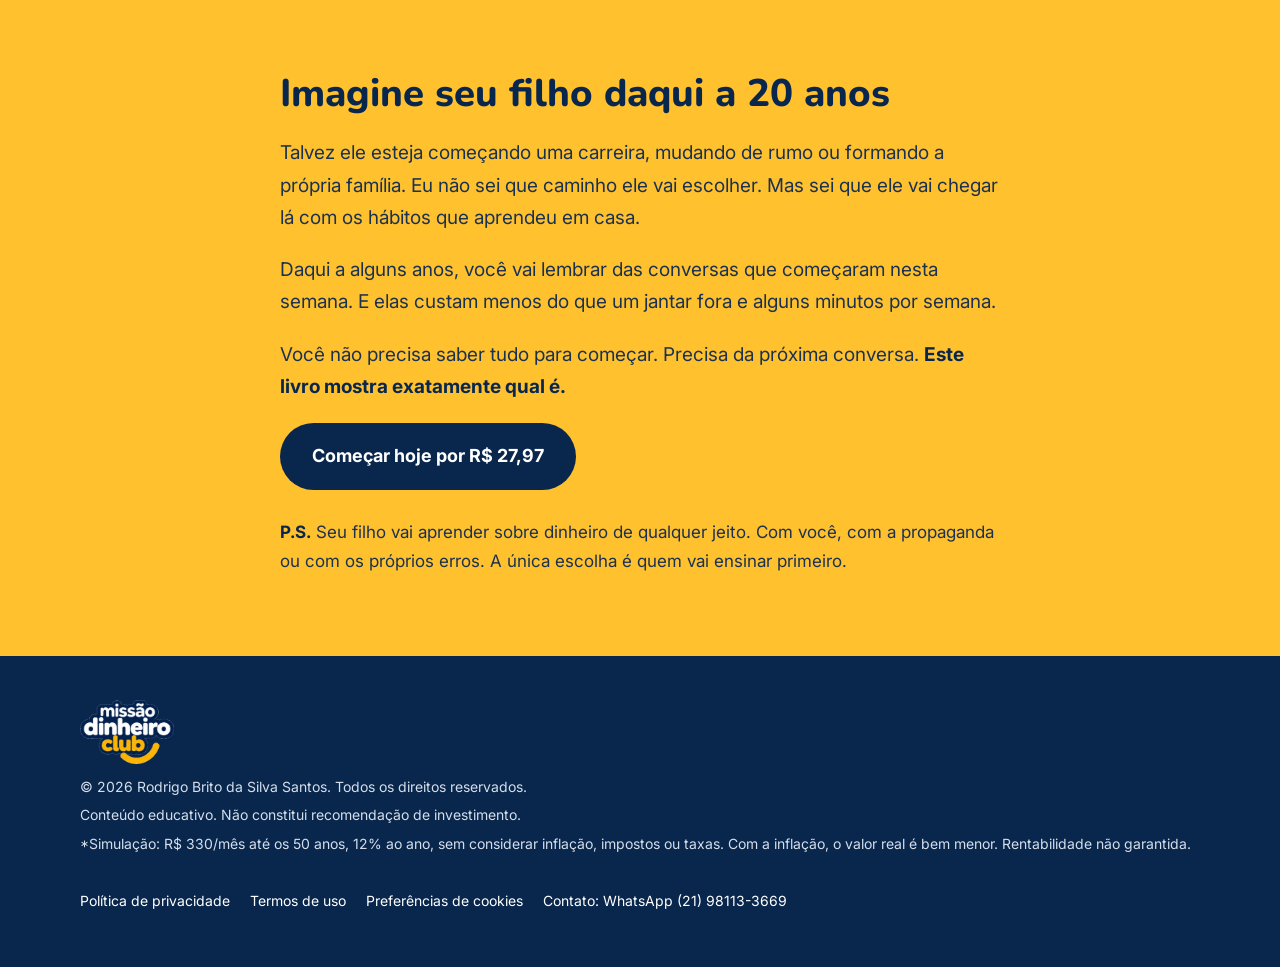
<file: livro/index.html>
<!doctype html>
<html lang="pt-BR">
<head>
<meta charset="utf-8">
<meta name="viewport" content="width=device-width, initial-scale=1">
<title>O futuro financeiro do seu filho começa com você | Missão Dinheiro Club</title>
<meta name="description" content="E-book de Rodrigo Brito para pais ensinarem dinheiro aos filhos de 5 a 17 anos, com missões práticas e 4 bônus para usar em casa. De R$ 200,80 por R$ 27,97.">
<!-- Endereço final da página. Se mudar a subpasta (/livro/), trocar aqui, no og:url e nos dados estruturados do fim da página -->
<link rel="canonical" href="https://missaodinheiroclub.com.br/livro/">
<meta property="og:type" content="website">
<meta property="og:locale" content="pt_BR">
<meta property="og:site_name" content="Missão Dinheiro Club">
<meta property="og:url" content="https://missaodinheiroclub.com.br/livro/">
<meta property="og:title" content="O futuro financeiro do seu filho começa com você">
<meta property="og:description" content="O que decide de que lado seu filho vai estar é o que ele aprende com você.">
<!-- A imagem de prévia mostra o preço R$ 27,97: se o preço mudar, gerar a imagem de novo -->
<meta property="og:image" content="https://missaodinheiroclub.com.br/livro/assets/og-imagem.jpg">
<meta property="og:image:type" content="image/jpeg">
<meta property="og:image:width" content="1200">
<meta property="og:image:height" content="630">
<meta property="og:image:alt" content="E-book O futuro financeiro do seu filho começa com você e os 4 bônus, por R$ 27,97">
<meta name="twitter:card" content="summary_large_image">
<meta name="theme-color" content="#09274D">
<link rel="icon" type="image/png" sizes="32x32" href="assets/favicon-32.png">
<link rel="apple-touch-icon" href="assets/apple-touch-icon.png">
<link rel="preconnect" href="https://fonts.googleapis.com">
<link rel="preconnect" href="https://fonts.gstatic.com" crossorigin>
<link href="https://fonts.googleapis.com/css2?family=Inter:wght@400;500;600;700&amp;family=Nunito:wght@700;800;900&amp;display=swap" rel="stylesheet">
<link rel="stylesheet" href="styles.css">
<script src="../medicao.js"></script>
</head>
<body>
<div style="font-family: Inter, system-ui, sans-serif; color: #09274D; background: #FFF8EC; width: 100%">
<a href="#conteudo" class="pular">Pular para o conteúdo</a>

<header style="border-bottom: 1px solid #EADFC9">
<div style="max-width: 1120px; margin: 0 auto; padding: 14px 24px; display: flex; flex-wrap: wrap; align-items: center; justify-content: space-between; gap: 16px">
<a href="../" style="display:inline-flex"><img src="assets/logo-missao-dinheiro-club.webp" width="85" height="58" alt="Missão Dinheiro Club, página inicial" style="height: 58px; width: auto; display: block"></a>
<a href="#oferta" style="background: #FFC12E; color: #09274D; text-decoration: none; padding: 12px 22px; border-radius: 999px; font-weight: 700; font-size: 15px; min-height: 44px; box-sizing: border-box; display: inline-flex; align-items: center">Quero o livro</a>
</div>
</header>
<main id="conteudo">

<section style="padding: 56px 24px 40px">
<div class="hero-in hero-grid" style="max-width: 960px; margin: 0 auto; display: flex; flex-direction: column; align-items: center; gap: 22px; text-align: center">
<h1 class="h-titulo" style="margin: 0; font-family: Nunito, sans-serif; font-weight: 900; font-size: clamp(2.1rem, 4.6vw, 3.4rem); line-height: 1.1; max-width: 900px">Seu filho pode chegar aos 50 com R$ 1 milhão ou com R$ 156 mil.* A diferença é quando ele começa.</h1>
<p class="h-sub" style="margin: 0; font-family: Nunito, sans-serif; font-weight: 800; font-size: clamp(1.15rem, 2.2vw, 1.5rem); line-height: 1.4; color: #09274D; max-width: 760px">O que decide de que lado seu filho vai estar é o que ele aprende com você.</p>
<div class="h-barras" role="img" aria-label="Comparação: quem começa aos 20 chega a R$ 1 milhão; quem começa aos 35 chega a R$ 156 mil" style="width: 100%; max-width: 720px; display: flex; flex-direction: column; gap: 10px; text-align: left">
<div style="display: flex; align-items: center; gap: 12px"><span style="flex: none; width: 116px; font-size: 14px; font-weight: 600; color: #3D4F66">Começou aos 20</span><div style="flex: 1; min-width: 0"><div class="bar-grow" style="width: 100%; height: 34px; background: #FFC12E; border-radius: 8px; display: flex; align-items: center; justify-content: flex-end; padding: 0 12px; box-sizing: border-box; font-family: Nunito, sans-serif; font-weight: 900; font-size: 17px; color: #09274D">R$ 1 milhão</div></div></div>
<div style="display: flex; align-items: center; gap: 12px"><span style="flex: none; width: 116px; font-size: 14px; font-weight: 600; color: #3D4F66">Começou aos 35</span><div style="flex: 1; min-width: 0; display: flex; align-items: center; gap: 10px"><div class="bar-grow" style="width: 15%; height: 34px; background: #09274D; border-radius: 8px; flex: none"></div><span style="font-family: Nunito, sans-serif; font-weight: 900; font-size: 17px; color: #09274D; white-space: nowrap">R$ 156 mil</span></div></div>
<p style="margin: 6px 0 0; font-size: 16px; font-weight: 700; color: #09274D">Não é promessa. É um caminho.</p>
<p style="margin: 4px 0 0; font-size: 13px; line-height: 1.45; color: #3D4F66">*Simulação: R$ 330/mês até os 50 anos, 12% ao ano, sem considerar inflação, impostos ou taxas.</p>
</div>
<!-- Botão logo abaixo das barras, para aparecer na primeira tela também no computador -->
<div class="h-cta" style="display: flex; flex-direction: column; align-items: center; gap: 10px">
<a href="#oferta" style="background: #FFC12E; color: #09274D; text-decoration: none; font-weight: 700; font-size: 19px; padding: 18px 36px; border-radius: 999px; min-height: 58px; box-sizing: border-box; display: inline-flex; align-items: center; justify-content: center; text-align: center">Quero ensinar meu filho agora</a>
<p style="margin: 0; font-size: 14px; color: #3D4F66">Acesso imediato no Pix e no cartão · PDF e EPUB · Garantia de 7 dias</p>
</div>
<!-- Espaço do vídeo de vendas (VSL): decisão do Rodrigo em 17/11, "tirar até gravar". Até o vídeo chegar, fica só a capa.
     Quando o vídeo existir: voltar o bloco do vídeo (cópia em referencia/index-antes-da-revisao.html) e o título "Assista antes de decidir".
     O bloco do vídeo leva id="video" e scroll-margin-top: 24px (pedido da Mídia paga: o anúncio da VSL abre /livro/?...&utm_content=vsl#video) -->
<div class="h-video" style="width: 100%; max-width: 880px; display: flex; justify-content: center; margin-top: 6px">
<img src="assets/capa-ebook.webp" width="600" height="900" fetchpriority="high" alt="Capa do livro O futuro financeiro do seu filho começa com você" style="width: min(70%, 260px); height: auto; display: block; border-radius: 8px; box-shadow: 0 16px 32px rgba(9, 39, 77, 0.3)">
</div>
</div>
</section>

<section id="incomodo" style="background: #09274D; color: #FFFFFF; padding: 88px 24px">
<div style="max-width: 860px; margin: 0 auto; display: flex; flex-direction: column; gap: 28px">
<h2 style="margin: 0; font-family: Nunito, sans-serif; font-weight: 800; font-size: clamp(1.8rem, 3.2vw, 2.4rem); line-height: 1.2; color: #FFFFFF">Seu filho já está aprendendo sobre dinheiro. A questão é com quem.</h2>
<ul style="margin: 0; padding: 0; list-style: none; display: flex; flex-direction: column; gap: 14px; font-family: Nunito, sans-serif; font-weight: 800; font-size: clamp(1.1rem, 2vw, 1.4rem); line-height: 1.35">
<li style="display: flex; gap: 14px; align-items: baseline"><span aria-hidden="true" style="color: #FFC12E; flex: none">×</span>Ele pede tudo o que vê no mercado e no celular.</li>
<li style="display: flex; gap: 14px; align-items: baseline"><span aria-hidden="true" style="color: #FFC12E; flex: none">×</span>Acha que o dinheiro sai do cartão ou do Pix e nunca acaba.</li>
<li style="display: flex; gap: 14px; align-items: baseline"><span aria-hidden="true" style="color: #FFC12E; flex: none">×</span>Compra na loja do jogo sem pensar duas vezes.</li>
<li style="display: flex; gap: 14px; align-items: baseline"><span aria-hidden="true" style="color: #FFC12E; flex: none">×</span>E você evita o assunto porque nem você aprendeu direito.</li>
</ul>
<p style="margin: 0; font-size: 19px; line-height: 1.6; color: #E3E9F1; max-width: 720px">Se uma dessas frases descreve a sua casa, a propaganda, os influenciadores e os jogos já estão ensinando o seu filho. <strong style="color: #FFFFFF">Este livro coloca você de volta nessa conversa, com poucos minutos por semana.</strong></p>
<a href="#oferta" style="align-self: flex-start; background: #FFC12E; color: #09274D; text-decoration: none; font-weight: 700; font-size: 18px; padding: 18px 32px; border-radius: 999px; min-height: 56px; box-sizing: border-box; display: inline-flex; align-items: center; justify-content: center; text-align: center">Quero ensinar meu filho agora</a>
</div>
</section>

<section id="simulador" style="padding: 80px 24px">
<div style="max-width: 1080px; margin: 0 auto; display: flex; flex-direction: column; gap: 32px">
<div style="max-width: 760px; margin: 0 auto; text-align: center; display: flex; flex-direction: column; gap: 14px">
<h2 style="margin: 0; font-family: Nunito, sans-serif; font-weight: 800; font-size: clamp(1.8rem, 3.2vw, 2.4rem); line-height: 1.2">Veja o que o tempo faz</h2>
<p style="margin: 0; font-size: 18px; line-height: 1.6; color: #3D4F66">Mexa nos controles e compare: o mesmo valor por mês, começando em idades diferentes.</p>
</div>
<div style="background: #FFFFFF; border: 1px solid #EADFC9; border-radius: 28px; padding: clamp(20px, 4vw, 36px); display: flex; flex-wrap: wrap; gap: 32px">
<form style="flex: 1 1 280px; min-width: 0; display: flex; flex-direction: column; gap: 26px">
<label style="display: flex; flex-direction: column; gap: 10px; font-size: 15px; font-weight: 600">Valor investido por mês
<span style="font-family: Nunito, sans-serif; font-weight: 900; font-size: 32px; color: #09274D" data-bind="monthlyFmt"></span>
<input type="range" min="50" max="1000" step="10" id="sim-monthly" value="330" style="width: 100%; accent-color: #09274D; min-height: 44px"></label>
<label style="display: flex; flex-direction: column; gap: 10px; font-size: 15px; font-weight: 600">Idade em que começa a investir
<span style="font-family: Nunito, sans-serif; font-weight: 900; font-size: 32px; color: #09274D" data-bind="startLabel"></span>
<input type="range" min="15" max="45" step="1" id="sim-start" value="20" style="width: 100%; accent-color: #09274D; min-height: 44px"></label>
<fieldset style="border: none; margin: 0; padding: 0; display: flex; flex-direction: column; gap: 10px">
<legend style="font-size: 15px; font-weight: 600; margin-bottom: 10px; padding: 0">Rendimento anual da simulação</legend>
<div style="display: flex; flex-wrap: wrap; gap: 8px">
<div id="sim-rates" style="display: contents"></div>
</div>
</fieldset>
</form>
<div style="flex: 2 1 520px; min-width: 0; display: flex; flex-direction: column; gap: 18px">
<div aria-live="polite" style="display: flex; flex-wrap: wrap; gap: 14px">
<div style="flex: 1 1 160px; background: #FFC12E; border-radius: 18px; padding: 16px 18px"><p style="margin: 0; font-size: 14px; font-weight: 600">Saldo aos 50 anos</p><p style="margin: 4px 0 0; font-family: Nunito, sans-serif; font-weight: 900; font-size: 26px" data-bind="finalFmt"></p></div>
<div style="flex: 1 1 160px; background: #FFF8EC; border-radius: 18px; padding: 16px 18px"><p style="margin: 0; font-size: 14px; font-weight: 600">Total que saiu do bolso</p><p style="margin: 4px 0 0; font-family: Nunito, sans-serif; font-weight: 900; font-size: 26px" data-bind="depositFmt"></p></div>
<div style="flex: 1 1 160px; background: #E6F7F7; border-radius: 18px; padding: 16px 18px"><p style="margin: 0; font-size: 14px; font-weight: 600">Veio dos rendimentos</p><p style="margin: 4px 0 0; font-family: Nunito, sans-serif; font-weight: 900; font-size: 26px" data-bind="gainFmt"></p></div>
</div>
<div style="background: #09274D; color: #FFFFFF; border-radius: 18px; padding: 18px 22px; display: flex; flex-wrap: wrap; align-items: center; justify-content: space-between; gap: 10px"><p style="margin: 0; font-size: 15px; font-weight: 600">Quanto custa esperar 15 anos para começar</p><p style="margin: 0; font-family: Nunito, sans-serif; font-weight: 900; font-size: 30px; color: #FFC12E" data-bind="waitCostFmt"></p></div>
<figure style="margin: 0; display: flex; flex-direction: column; gap: 10px">
<svg viewBox="0 0 640 330" role="img" data-bind-aria-label="chartLabel" style="width: 100%; height: auto; display: block">
<line x1="70" y1="20" x2="630" y2="20" stroke="#EADFC9" stroke-width="1"></line>
<line x1="70" y1="160" x2="630" y2="160" stroke="#EADFC9" stroke-width="1"></line>
<line x1="70" y1="300" x2="630" y2="300" stroke="#9AA8BA" stroke-width="1.2"></line>
<text x="62" y="24" text-anchor="end" font-family="Inter, sans-serif" font-size="12" fill="#3D4F66" data-bind="yTop"></text>
<text x="62" y="164" text-anchor="end" font-family="Inter, sans-serif" font-size="12" fill="#3D4F66" data-bind="yMid"></text>
<text x="62" y="304" text-anchor="end" font-family="Inter, sans-serif" font-size="12" fill="#3D4F66">R$ 0</text>
<path data-bind-d="areaPath" fill="#FFC12E" fill-opacity="0.35"></path>
<path data-bind-d="latePath" fill="none" stroke="#9AA8BA" stroke-width="2.5" stroke-dasharray="6 6"></path>
<path data-bind-d="depPath" fill="none" stroke="#0A5F61" stroke-width="2.5"></path>
<path data-bind-d="balPath" fill="none" stroke="#09274D" stroke-width="3.5" stroke-linejoin="round"></path>
<text x="70" y="322" text-anchor="start" font-family="Inter, sans-serif" font-size="12" fill="#3D4F66" data-bind="xStart"></text>
<text x="350" y="322" text-anchor="middle" font-family="Inter, sans-serif" font-size="12" fill="#3D4F66" data-bind="xMid"></text>
<text x="630" y="322" text-anchor="end" font-family="Inter, sans-serif" font-size="12" fill="#3D4F66">50 anos</text>
</svg>
<figcaption style="display: flex; flex-wrap: wrap; gap: 18px; font-size: 14px; color: #24384F">
<span style="display: inline-flex; align-items: center; gap: 8px"><svg width="22" height="8" aria-hidden="true"><line x1="0" y1="4" x2="22" y2="4" stroke="#09274D" stroke-width="3.5"></line></svg>Saldo acumulado</span>
<span style="display: inline-flex; align-items: center; gap: 8px"><svg width="22" height="8" aria-hidden="true"><line x1="0" y1="4" x2="22" y2="4" stroke="#0A5F61" stroke-width="2.5"></line></svg>Total depositado</span>
<span style="display: inline-flex; align-items: center; gap: 8px"><svg width="22" height="8" aria-hidden="true"><line x1="0" y1="4" x2="22" y2="4" stroke="#9AA8BA" stroke-width="2.5" stroke-dasharray="5 4"></line></svg><span data-bind="lateLegend"></span></span>
</figcaption>
</figure>
<p style="margin: 0; font-size: 17px; line-height: 1.6; color: #24384F" data-bind="insight"></p>
</div>
</div>
<p style="margin: 0 auto; max-width: 760px; text-align: center; font-size: 14px; line-height: 1.5; color: #3D4F66">Simulação ilustrativa: aportes ao fim de cada mês, taxa anual efetiva convertida para a taxa mensal equivalente, valores nominais, sem impostos, custos ou inflação. Rentabilidade não garantida. Não é recomendação de investimento.</p>
<a href="#oferta" style="align-self: center; background: #FFC12E; color: #09274D; text-decoration: none; font-weight: 700; font-size: 18px; padding: 18px 32px; border-radius: 999px; min-height: 56px; box-sizing: border-box; display: inline-flex; align-items: center; text-align: center">Quero começar com meu filho</a>
</div>
</section>



<section style="background: #FFFFFF; padding: 72px 24px">
<div style="max-width: 1000px; margin: 0 auto; display: flex; flex-wrap: wrap; gap: 48px; align-items: center">
<div class="zoom" style="flex: 1 1 400px; min-width: 0; margin: 0 auto"><img loading="lazy" decoding="async" src="assets/pacote-completo-800.webp" srcset="assets/pacote-completo-800.webp 800w, assets/pacote-completo-otimizado.webp 1200w" sizes="(max-width: 700px) 92vw, 620px" width="1200" height="829" alt="O e-book O futuro financeiro do seu filho começa com você junto com o mapa do que ensinar em cada idade, os cartões das missões da semana e as cartas do jogo Missão Dinheiro: Pistas" style="width: 100%; height: auto; display: block"></div>
<div style="flex: 1 1 440px; min-width: 0; display: flex; flex-direction: column; gap: 18px">
<h2 style="margin: 0; font-family: Nunito, sans-serif; font-weight: 800; font-size: clamp(1.8rem, 3.2vw, 2.4rem); line-height: 1.2">O que você vai fazer com o seu filho a partir desta semana</h2>
<ul style="margin: 0; padding: 0; list-style: none; display: flex; flex-direction: column; gap: 12px">
<li style="display: flex; gap: 14px; align-items: flex-start; font-size: 17px; line-height: 1.55"><svg width="24" height="24" viewBox="0 0 24 24" fill="none" stroke="#0A5F61" stroke-width="2.4" stroke-linecap="round" stroke-linejoin="round" aria-hidden="true" style="flex: none; margin-top: 2px"><path d="M5 12l5 5L20 7"/></svg><span>O e-book completo, com 16 capítulos em duas jornadas: aprender a lidar melhor com o dinheiro e descobrir como ensinar isso aos seus filhos</span></li>
<li style="display: flex; gap: 14px; align-items: flex-start; font-size: 17px; line-height: 1.55"><svg width="24" height="24" viewBox="0 0 24 24" fill="none" stroke="#0A5F61" stroke-width="2.4" stroke-linecap="round" stroke-linejoin="round" aria-hidden="true" style="flex: none; margin-top: 2px"><path d="M5 12l5 5L20 7"/></svg><span>Conversas e atividades práticas do dia a dia, testadas em casa com três filhos</span></li>
<li style="display: flex; gap: 14px; align-items: flex-start; font-size: 17px; line-height: 1.55"><svg width="24" height="24" viewBox="0 0 24 24" fill="none" stroke="#0A5F61" stroke-width="2.4" stroke-linecap="round" stroke-linejoin="round" aria-hidden="true" style="flex: none; margin-top: 2px"><path d="M5 12l5 5L20 7"/></svg><span>Uma missão prática por capítulo, sem precisar de mesada nem expor a renda da família</span></li>
<li style="display: flex; gap: 14px; align-items: flex-start; font-size: 17px; line-height: 1.55"><svg width="24" height="24" viewBox="0 0 24 24" fill="none" stroke="#0A5F61" stroke-width="2.4" stroke-linecap="round" stroke-linejoin="round" aria-hidden="true" style="flex: none; margin-top: 2px"><path d="M5 12l5 5L20 7"/></svg><span>Orientações para cada fase: 5 a 7, 8 a 10, 11 a 13 e 14 a 17 anos. Aos 5, a conversa é sobre querer e precisar. Aos 10, sobre guardar para um sonho. Na adolescência, sobre administrar o próprio dinheiro</span></li>
<li style="display: flex; gap: 14px; align-items: flex-start; font-size: 17px; line-height: 1.55"><svg width="24" height="24" viewBox="0 0 24 24" fill="none" stroke="#0A5F61" stroke-width="2.4" stroke-linecap="round" stroke-linejoin="round" aria-hidden="true" style="flex: none; margin-top: 2px"><path d="M5 12l5 5L20 7"/></svg><span>Você não precisa entender de investimentos para colocar em prática</span></li>
<li style="display: flex; gap: 14px; align-items: flex-start; font-size: 17px; line-height: 1.55"><svg width="24" height="24" viewBox="0 0 24 24" fill="none" stroke="#0A5F61" stroke-width="2.4" stroke-linecap="round" stroke-linejoin="round" aria-hidden="true" style="flex: none; margin-top: 2px"><path d="M5 12l5 5L20 7"/></svg><span>De bônus: o jogo Missão Dinheiro: Pistas, os cartões das missões da semana, o mapa do que ensinar em cada idade e a planilha de planejamento e simulação</span></li>
</ul>
<a href="#oferta" style="align-self: flex-start; background: #09274D; color: #FFFFFF; text-decoration: none; font-weight: 700; font-size: 17px; padding: 16px 28px; border-radius: 999px; min-height: 52px; box-sizing: border-box; display: inline-flex; align-items: center">Quero o livro e os bônus</a>
</div>
</div>
</section>

<section id="capitulos" style="background: #FFFFFF; padding: 72px 24px">
<div style="max-width: 1040px; margin: 0 auto; display: flex; flex-direction: column; gap: 28px">
<div style="max-width: 720px; margin: 0 auto; text-align: center; display: flex; flex-direction: column; gap: 12px">
<h2 style="margin: 0; font-family: Nunito, sans-serif; font-weight: 800; font-size: clamp(1.8rem, 3.2vw, 2.4rem); line-height: 1.2">16 capítulos. Nenhuma aula chata.</h2>
<p style="margin: 0; font-size: 18px; line-height: 1.6; color: #3D4F66">Aprender a lidar melhor com o dinheiro e descobrir como ensinar esses conhecimentos aos filhos, dos 5 aos 17 anos.</p>
</div>
<ol style="margin: 0; padding: 0; list-style: none; display: flex; flex-wrap: wrap; column-gap: 48px">
<li style="flex: 1 1 400px; min-width: 0; display: flex; gap: 16px; align-items: baseline; padding: 14px 0; border-bottom: 1px dashed #EADFC9"><span style="flex: none; width: 36px; font-family: Nunito, sans-serif; font-weight: 900; font-size: 20px; color: #0A5F61">01</span><span style="display: flex; flex-direction: column; gap: 2px"><strong style="font-size: 17px; line-height: 1.4">O futuro financeiro do seu filho começa com você</strong><span style="font-size: 15px; color: #3D4F66">Renda ativa, renda passiva e o tempo como aliado</span></span></li>
<li style="flex: 1 1 400px; min-width: 0; display: flex; gap: 16px; align-items: baseline; padding: 14px 0; border-bottom: 1px dashed #EADFC9"><span style="flex: none; width: 36px; font-family: Nunito, sans-serif; font-weight: 900; font-size: 20px; color: #0A5F61">02</span><span style="display: flex; flex-direction: column; gap: 2px"><strong style="font-size: 17px; line-height: 1.4">Seu filho aprende sobre dinheiro mesmo quando você não está ensinando</strong><span style="font-size: 15px; color: #3D4F66">O exemplo que a família dá todos os dias</span></span></li>
<li style="flex: 1 1 400px; min-width: 0; display: flex; gap: 16px; align-items: baseline; padding: 14px 0; border-bottom: 1px dashed #EADFC9"><span style="flex: none; width: 36px; font-family: Nunito, sans-serif; font-weight: 900; font-size: 20px; color: #0A5F61">03</span><span style="display: flex; flex-direction: column; gap: 2px"><strong style="font-size: 17px; line-height: 1.4">Transforme situações cotidianas em lições para a vida</strong><span style="font-size: 15px; color: #3D4F66">Mercado, presentes, mesada e passeios</span></span></li>
<li style="flex: 1 1 400px; min-width: 0; display: flex; gap: 16px; align-items: baseline; padding: 14px 0; border-bottom: 1px dashed #EADFC9"><span style="flex: none; width: 36px; font-family: Nunito, sans-serif; font-weight: 900; font-size: 20px; color: #0A5F61">04</span><span style="display: flex; flex-direction: column; gap: 2px"><strong style="font-size: 17px; line-height: 1.4">A psicologia do dinheiro e o poder dos hábitos</strong><span style="font-size: 15px; color: #3D4F66">Emoções, impulsos e rotinas que se repetem</span></span></li>
<li style="flex: 1 1 400px; min-width: 0; display: flex; gap: 16px; align-items: baseline; padding: 14px 0; border-bottom: 1px dashed #EADFC9"><span style="flex: none; width: 36px; font-family: Nunito, sans-serif; font-weight: 900; font-size: 20px; color: #0A5F61">05</span><span style="display: flex; flex-direction: column; gap: 2px"><strong style="font-size: 17px; line-height: 1.4">Dinheiro, trabalho e valor</strong><span style="font-size: 15px; color: #3D4F66">Entendendo os fundamentos</span></span></li>
<li style="flex: 1 1 400px; min-width: 0; display: flex; gap: 16px; align-items: baseline; padding: 14px 0; border-bottom: 1px dashed #EADFC9"><span style="flex: none; width: 36px; font-family: Nunito, sans-serif; font-weight: 900; font-size: 20px; color: #0A5F61">06</span><span style="display: flex; flex-direction: column; gap: 2px"><strong style="font-size: 17px; line-height: 1.4">Ensine seu filho a escolher, não apenas a consumir</strong><span style="font-size: 15px; color: #3D4F66">Desejos, necessidades e custo de oportunidade</span></span></li>
<li style="flex: 1 1 400px; min-width: 0; display: flex; gap: 16px; align-items: baseline; padding: 14px 0; border-bottom: 1px dashed #EADFC9"><span style="flex: none; width: 36px; font-family: Nunito, sans-serif; font-weight: 900; font-size: 20px; color: #0A5F61">07</span><span style="display: flex; flex-direction: column; gap: 2px"><strong style="font-size: 17px; line-height: 1.4">Ensine seu filho a planejar e pensar no futuro</strong><span style="font-size: 15px; color: #3D4F66">Metas, prazos e a arte de esperar</span></span></li>
<li style="flex: 1 1 400px; min-width: 0; display: flex; gap: 16px; align-items: baseline; padding: 14px 0; border-bottom: 1px dashed #EADFC9"><span style="flex: none; width: 36px; font-family: Nunito, sans-serif; font-weight: 900; font-size: 20px; color: #0A5F61">08</span><span style="display: flex; flex-direction: column; gap: 2px"><strong style="font-size: 17px; line-height: 1.4">Organize os recursos e construa estabilidade financeira</strong><span style="font-size: 15px; color: #3D4F66">Orçamento familiar sem drama</span></span></li>
</ol>
<details style="border: none; padding: 0">
<summary style="display: inline-flex; align-items: center; gap: 8px; margin-top: 18px; padding: 12px 22px; min-height: 48px; box-sizing: border-box; border: 1.5px solid #09274D; border-radius: 999px; font-weight: 700; font-size: 16px; color: #09274D">Ver os outros 8 capítulos</summary>
<ol start="9" style="margin: 0; padding: 0; list-style: none; display: flex; flex-wrap: wrap; column-gap: 48px">
<li style="flex: 1 1 400px; min-width: 0; display: flex; gap: 16px; align-items: baseline; padding: 14px 0; border-bottom: 1px dashed #EADFC9"><span style="flex: none; width: 36px; font-family: Nunito, sans-serif; font-weight: 900; font-size: 20px; color: #0A5F61">09</span><span style="display: flex; flex-direction: column; gap: 2px"><strong style="font-size: 17px; line-height: 1.4">Prepare sua família para imprevistos e riscos</strong><span style="font-size: 15px; color: #3D4F66">Reserva de emergência e proteção</span></span></li>
<li style="flex: 1 1 400px; min-width: 0; display: flex; gap: 16px; align-items: baseline; padding: 14px 0; border-bottom: 1px dashed #EADFC9"><span style="flex: none; width: 36px; font-family: Nunito, sans-serif; font-weight: 900; font-size: 20px; color: #0A5F61">10</span><span style="display: flex; flex-direction: column; gap: 2px"><strong style="font-size: 17px; line-height: 1.4">Crédito e dívidas</strong><span style="font-size: 15px; color: #3D4F66">Decisões que afetam o futuro</span></span></li>
<li style="flex: 1 1 400px; min-width: 0; display: flex; gap: 16px; align-items: baseline; padding: 14px 0; border-bottom: 1px dashed #EADFC9"><span style="flex: none; width: 36px; font-family: Nunito, sans-serif; font-weight: 900; font-size: 20px; color: #0A5F61">11</span><span style="display: flex; flex-direction: column; gap: 2px"><strong style="font-size: 17px; line-height: 1.4">Como construir patrimônio ao longo do tempo</strong><span style="font-size: 15px; color: #3D4F66">Juros compostos, risco e paciência</span></span></li>
<li style="flex: 1 1 400px; min-width: 0; display: flex; gap: 16px; align-items: baseline; padding: 14px 0; border-bottom: 1px dashed #EADFC9"><span style="flex: none; width: 36px; font-family: Nunito, sans-serif; font-weight: 900; font-size: 20px; color: #0A5F61">12</span><span style="display: flex; flex-direction: column; gap: 2px"><strong style="font-size: 17px; line-height: 1.4">Trabalho, renda e empreendedorismo</strong><span style="font-size: 15px; color: #3D4F66">Aprender a criar valor</span></span></li>
<li style="flex: 1 1 400px; min-width: 0; display: flex; gap: 16px; align-items: baseline; padding: 14px 0; border-bottom: 1px dashed #EADFC9"><span style="flex: none; width: 36px; font-family: Nunito, sans-serif; font-weight: 900; font-size: 20px; color: #0A5F61">13</span><span style="display: flex; flex-direction: column; gap: 2px"><strong style="font-size: 17px; line-height: 1.4">Dinheiro digital, direitos e cidadania econômica</strong><span style="font-size: 15px; color: #3D4F66">Pix, golpes e consumo consciente</span></span></li>
<li style="flex: 1 1 400px; min-width: 0; display: flex; gap: 16px; align-items: baseline; padding: 14px 0; border-bottom: 1px dashed #EADFC9"><span style="flex: none; width: 36px; font-family: Nunito, sans-serif; font-weight: 900; font-size: 20px; color: #0A5F61">14</span><span style="display: flex; flex-direction: column; gap: 2px"><strong style="font-size: 17px; line-height: 1.4">Educação financeira na prática</strong><span style="font-size: 15px; color: #3D4F66">Experiências que ensinam</span></span></li>
<li style="flex: 1 1 400px; min-width: 0; display: flex; gap: 16px; align-items: baseline; padding: 14px 0; border-bottom: 1px dashed #EADFC9"><span style="flex: none; width: 36px; font-family: Nunito, sans-serif; font-weight: 900; font-size: 20px; color: #0A5F61">15</span><span style="display: flex; flex-direction: column; gap: 2px"><strong style="font-size: 17px; line-height: 1.4">A jornada financeira dos 5 aos 17 anos</strong><span style="font-size: 15px; color: #3D4F66">O mapa de cada fase</span></span></li>
<li style="flex: 1 1 400px; min-width: 0; display: flex; gap: 16px; align-items: baseline; padding: 14px 0; border-bottom: 1px dashed #EADFC9"><span style="flex: none; width: 36px; font-family: Nunito, sans-serif; font-weight: 900; font-size: 20px; color: #0A5F61">16</span><span style="display: flex; flex-direction: column; gap: 2px"><strong style="font-size: 17px; line-height: 1.4">Seu plano para formar filhos financeiramente conscientes</strong><span style="font-size: 15px; color: #3D4F66">O compromisso da sua família</span></span></li>
</ol>
</details>
<a href="#oferta" style="align-self: center; background: #09274D; color: #FFFFFF; text-decoration: none; font-weight: 700; font-size: 17px; padding: 16px 28px; border-radius: 999px; min-height: 52px; box-sizing: border-box; display: inline-flex; align-items: center">Quero ler os 16 capítulos</a>
</div>
</section>

<section id="bonus" style="padding: 80px 24px">
<div style="max-width: 1080px; margin: 0 auto; display: flex; flex-direction: column; gap: 32px">
<div style="max-width: 720px; display: flex; flex-direction: column; gap: 12px">
<h2 style="margin: 0; font-family: Nunito, sans-serif; font-weight: 800; font-size: clamp(1.8rem, 3.2vw, 2.4rem); line-height: 1.2">E você ainda leva 4 bônus para usar com o seu filho</h2>
<p style="margin: 0; font-size: 18px; line-height: 1.6; color: #3D4F66">Para imprimir e usar em casa, junto com o livro.</p>
</div>
<div style="display: flex; flex-wrap: wrap; gap: 32px; align-items: center">
<div class="zoom" style="flex: 1 1 420px; min-width: 0; border-radius: 16px; border: 1px solid #EADFC9; background: #FFFFFF; overflow: hidden"><img loading="lazy" decoding="async" src="assets/bonus-jogo-pistas.webp" width="800" height="480" alt="Cartas do jogo Missão Dinheiro: Pistas abertas em leque ao lado do monte de cartas viradas" style="width: 100%; height: auto; display: block"></div>
<div style="flex: 1 1 340px; min-width: 0; display: flex; flex-direction: column; gap: 12px">
<h3 style="margin: 0; font-family: Nunito, sans-serif; font-weight: 800; font-size: 26px; line-height: 1.2">Jogo Missão Dinheiro: Pistas</h3>
<p style="margin: 0; font-size: 17px; line-height: 1.6; color: #24384F; font-weight: 600">Que criança gosta de ouvir aula sobre dinheiro? Numa brincadeira, a história muda: seu filho se diverte com você e, ao mesmo tempo, aprende.</p>
<p style="margin: 0; font-size: 17px; line-height: 1.6; color: #24384F">Uma equipe lê as pistas, a outra descobre o conceito: troco, empréstimo, meta, promoção relâmpago. Depois, todo mundo decide o que faria numa situação do dia a dia. São 36 cartas para crianças a partir de 5 anos, com partidas de 10 a 15 minutos.</p>
<p style="margin: 0; font-size: 16px; line-height: 1.6; color: #24384F">E o kit da família vem junto:</p>
<ul style="margin: 0; padding-left: 20px; display: flex; flex-direction: column; gap: 6px; font-size: 16px; line-height: 1.5; color: #24384F">
<li><strong style="color: #09274D">Caderninho de Mesada</strong>, para anotar o que entra, o que sai e o que sobra. Funciona com mesada, com dinheiro de presente ou de mentirinha.</li>
<li><strong style="color: #09274D">Cofrinho de Quatro Potes</strong>, com etiquetas Agora, Reserva, Sonho e Compartilhar para colar em potes de casa e uma folha de meta para pintar.</li>
<li><strong style="color: #09274D">Certificado de Detetive do Dinheiro</strong>, para imprimir e entregar à criança.</li>
</ul>
<p style="margin: 0; font-size: 15px; color: #3D4F66"><span style="text-decoration: line-through">R$ 47</span> <strong style="color: #0A5F61">grátis com o livro</strong></p>
</div>
</div>
<div style="display: flex; flex-wrap: wrap; gap: 32px">
<div style="flex: 1 1 400px; min-width: 0; display: flex; flex-direction: column; gap: 12px">
<div class="zoom" style="border-radius: 16px; border: 1px solid #EADFC9; background: #FFFFFF; overflow: hidden"><img loading="lazy" decoding="async" src="assets/bonus-cartoes-missoes.webp" width="800" height="591" alt="Cartões das missões da semana: A primeira escolha e Torne o raciocínio visível" style="width: 100%; height: auto; display: block"></div>
<h3 style="margin: 4px 0 0; font-family: Nunito, sans-serif; font-weight: 800; font-size: 22px">Cartões das missões da semana</h3>
<p style="margin: 0; font-size: 16px; line-height: 1.6; color: #24384F">16 missões, uma por capítulo. Coloque num pote e sorteie uma por semana com o seu filho.</p>
<p style="margin: 0; font-size: 15px; color: #3D4F66"><span style="text-decoration: line-through">R$ 27</span> <strong style="color: #0A5F61">grátis com o livro</strong></p>
</div>
<div style="flex: 1 1 400px; min-width: 0; display: flex; flex-direction: column; gap: 12px">
<div class="zoom" style="border-radius: 16px; border: 1px solid #EADFC9; background: #FFFFFF; overflow: hidden"><img loading="lazy" decoding="async" src="assets/bonus-mapa-idades.webp" width="800" height="566" alt="Mapa do que ensinar em cada idade, de 5 a 17 anos, em oito temas" style="width: 100%; height: auto; display: block"></div>
<h3 style="margin: 4px 0 0; font-family: Nunito, sans-serif; font-weight: 800; font-size: 22px">Mapa do que ensinar em cada idade</h3>
<p style="margin: 0; font-size: 16px; line-height: 1.6; color: #24384F">Uma página para a geladeira com oito temas, de 5 a 17 anos, e o próximo passo do seu filho em cada um.</p>
<p style="margin: 0; font-size: 15px; color: #3D4F66"><span style="text-decoration: line-through">R$ 19,90</span> <strong style="color: #0A5F61">grátis com o livro</strong></p>
</div>
</div>
<div style="background: #FFFFFF; border-radius: 16px; padding: 24px; display: flex; flex-wrap: wrap; gap: 8px 24px; align-items: baseline">
<h3 style="margin: 0; font-family: Nunito, sans-serif; font-weight: 800; font-size: 22px">Planilha de planejamento e simulação</h3>
<p style="margin: 0; flex: 1 1 320px; font-size: 16px; line-height: 1.6; color: #24384F">A mesma conta do <a href="#simulador" style="color: #09274D; font-weight: 600">simulador desta página</a>, em planilha, para testar valores em casa com o seu filho. Dá para ver o dinheiro crescer com o tempo e para planejar um objetivo: escolham o prazo e o valor por mês e comparem cenários com taxas diferentes, inclusive sem rendimentos.</p>
<p style="margin: 0; font-size: 15px; color: #3D4F66"><span style="text-decoration: line-through">R$ 9,90</span> <strong style="color: #0A5F61">grátis com o livro</strong></p>
</div>
<a href="#oferta" style="align-self: center; background: #FFC12E; color: #09274D; text-decoration: none; font-weight: 700; font-size: 18px; padding: 18px 32px; border-radius: 999px; min-height: 56px; box-sizing: border-box; display: inline-flex; align-items: center; text-align: center">Quero o livro e os 4 bônus</a>
</div>
</section>

<section style="padding: 72px 24px">
<div style="max-width: 760px; margin: 0 auto">
<div class="autor-cartao" style="display: flex; flex-wrap: wrap; align-items: center; gap: 28px; margin-bottom: 28px">
<img loading="lazy" decoding="async" src="assets/rodrigo-brito.webp" width="360" height="482" alt="Rodrigo Brito da Silva Santos" style="width: 180px; height: 180px; border-radius: 50%; object-fit: cover; object-position: 50% 22%; flex: none; border: 6px solid #FFFFFF; box-shadow: 0 16px 32px rgba(9, 39, 77, 0.18)">
<div style="flex: 1 1 300px; min-width: 0; display: flex; flex-direction: column; gap: 12px">
<h2 style="margin: 0; font-family: Nunito, sans-serif; font-weight: 900; font-size: clamp(1.8rem, 3.6vw, 2.5rem); line-height: 1.15; color: #09274D">Eu não posso recuperar o tempo que perdi. Mas posso ajudar meus filhos a começar antes de mim.</h2>
<p style="margin: 0; font-size: 16px; line-height: 1.5; color: #3D4F66"><strong style="color: #09274D">Rodrigo Brito da Silva Santos</strong><br>Pai da Letícia, do Caio e da Mel, engenheiro de formação e mestre em Economia</p>
<p style="margin: 0; font-size: 17px; line-height: 1.55; color: #09274D">Aos 24, eu pagava uma dívida que levava quase metade do meu salário. Aos 24, a minha filha já está construindo patrimônio.</p>
</div>
</div>
<details class="autor" style="background: #FFFFFF; border: 1px solid #EADFC9; border-radius: 24px; padding: 24px 28px">
<summary style="display: flex; align-items: center; justify-content: space-between; gap: 16px; min-height: 44px"><span style="flex: 1; min-width: 0; display: flex; flex-direction: column; gap: 4px"><span style="font-family: Nunito, sans-serif; font-weight: 800; font-size: 22px">Prefere ler? Leia a história do Rodrigo</span><span style="font-size: 15px; color: #3D4F66">Do consórcio que levava quase metade do salário à filha que investe aos 24 anos</span></span><span aria-hidden="true" style="flex: none; width: 40px; height: 40px; border-radius: 50%; background: #FFC12E; display: flex; align-items: center; justify-content: center; font-weight: 800; font-size: 22px">+</span></summary>
<div style="margin-top: 24px">
<div style="max-width: 720px; margin: 0 auto; display: flex; flex-direction: column; gap: 18px; font-size: 19px; line-height: 1.75; color: #24384F">
<p style="margin: 0">Você gostaria que seu filho fosse milionário? Ele não precisa ganhar uma fortuna para ter essa possibilidade. Se conseguir investir pouco mais de 300 reais por mês, durante 30 anos, pode chegar aos 50 com mais de um milhão de reais.</p>
<p style="margin: 0">É uma simulação: R$ 330 por mês, 12% ao ano, sem impostos ou taxas. Com a inflação, o valor real é bem menor. <strong>Não é promessa. É um caminho.</strong> Para mim, liberdade financeira é isso: ter mais escolhas na vida. Escolher onde trabalhar, passar mais tempo com a família, realizar alguns sonhos sem depender tanto de dinheiro.</p>
<p style="margin: 0">Trinta anos parece muito tempo. Mas é justamente a maior vantagem que seu filho tem hoje: tempo. Duas pessoas investem os mesmos 330 reais por mês. Uma começa aos 20, a outra só aos 35. Aos 50, a primeira pode ter mais de um milhão. A segunda, cerca de 156 mil. O valor mensal era o mesmo. A diferença foi o tempo.</p>
<p style="margin: 0">Se o seu filho só começar a aprender sobre dinheiro aos 20, talvez leve mais quinze anos para entender a importância de guardar, planejar e investir. E esses quinze anos não voltam. Por isso, dá para começar hoje, tenha ele 5, 10 ou 17 anos. Aos 5, a conversa é sobre querer e precisar. Aos 10, sobre guardar para um sonho. Na adolescência, sobre administrar o próprio dinheiro.</p>
<p style="margin: 0">Eu falo isso porque gostaria muito de ter aprendido antes. Eu sou o Rodrigo Brito, pai de três filhos. Sou engenheiro e mestre em Economia e, mesmo assim, cometi erros enormes com dinheiro.</p>
<p style="margin: 0">Aos 24 anos, entrei num consórcio de carro. Parecia uma ótima decisão: eu comprava um carro e, de certa forma, me obrigava a guardar. Só que as parcelas levavam <strong>quase metade do meu salário.</strong></p>
<p style="margin: 0">Aos 27, quando a minha primeira filha nasceu, eu já ganhava o dobro. Mesmo assim, cerca de um quarto da renda ainda ia para aquela dívida. Eu não tinha reserva e cheguei a precisar de ajuda da família. O salário caía, as contas chegavam, e sobrava muito pouco.</p>
<p style="margin: 0">Só por volta dos 31, quando comecei a estudar educação financeira por conta própria, entendi o tamanho dos erros. E fiquei pensando por que ninguém tinha me ensinado aquilo antes. Eu não podia recuperar o tempo perdido. Mas podia fazer diferente com os meus filhos.</p>
<p style="margin: 0">A Letícia, minha filha, tem hoje 24 anos. A mesma idade em que eu comprometia quase metade do salário com uma dívida. Ela já trabalha e investe parte do que ganha todos os meses. Aos 24, eu pagava por decisões que tinha tomado sem pensar. Aos 24, ela já está <strong>construindo patrimônio.</strong></p>
<p style="margin: 0">E tudo começou com algo bem mais simples do que investimentos. Aos 11 anos, ela queria muito uma bicicleta. Em vez de simplesmente comprar, fizemos um cofre. Durante um ano, ela guardou parte da mesada e do dinheiro que ganhava de presente. No fim, completamos o que faltava, e ela comprou. Ali, ela aprendeu a guardar, esperar e planejar.</p>
<p style="margin: 0">Com a Mel e o Caio foi parecido. Aos 8 anos, no supermercado, a Mel começou a calcular quanto custava cada bala, e aquilo virou uma conversa sobre preços e escolhas. Aos 12, o Caio queria comprar uma skin num videogame. Em vez de dizer se devia ou não, eu perguntei: <strong>“Por quanto tempo isso vai fazer diferença para você?”</strong> Ele escolheu uma opção mais barata e, meses depois, comentou que tinha sido melhor assim.</p>
<p style="margin: 0">Numa festa junina, usamos as fichas das brincadeiras para conversar sobre limites e prioridades. São coisas da rotina de qualquer família. E foi vivendo isso com os meus filhos que percebi que outros pais também podiam aproveitar. Foi assim que nasceu o livro.</p>
<p style="margin: 0"><em>O futuro financeiro do seu filho começa com você</em> é para pais que querem ensinar os filhos a lidar melhor com dinheiro, mas nem sempre sabem como começar. São 16 capítulos, com orientações e atividades práticas para cada fase, dos 5 aos 17 anos. Você não precisa entender de investimentos para colocar essas ideias em prática.</p>
<p style="margin: 0">Ninguém pode garantir aquele resultado do começo. Mas seu filho vai tomar decisões sobre dinheiro a vida inteira, e muitas delas você não vai poder tomar por ele. Eu não consigo voltar aos meus 24 anos, e ainda estou buscando a minha liberdade financeira. Mas fico feliz de ter começado a ensinar os meus filhos antes que eles precisassem decidir sozinhos.</p>
<p style="margin: 0">Se ele tem 5, 10 ou 17 anos, já existe alguma coisa que você pode ensinar hoje. Pode ser numa conversa, numa ida ao supermercado ou numa brincadeira em família. Você não precisa recuperar o tempo que já passou. <strong>Precisa aproveitar o tempo que ainda tem pela frente com o seu filho.</strong></p>
<a href="#oferta" style="margin-top: 14px; align-self: flex-start; background: #FFC12E; color: #09274D; text-decoration: none; font-weight: 700; font-size: 18px; padding: 18px 30px; border-radius: 999px; min-height: 56px; box-sizing: border-box; display: inline-flex; align-items: center">Quero dar esse começo ao meu filho</a>
</div>
</div>
</details>
</div>
</section>

<section id="oferta" style="padding: 88px 24px">
<div style="max-width: 1060px; margin: 0 auto; background: #09274D; color: #FFFFFF; border-radius: 32px; padding: clamp(28px, 5vw, 56px); display: flex; flex-wrap: wrap; gap: 40px; align-items: flex-start">
<div class="oferta-img" style="flex: 1 1 340px; max-width: 440px; min-width: 0; margin: 0 auto">
<img loading="lazy" decoding="async" src="assets/pacote-completo-800.webp" srcset="assets/pacote-completo-800.webp 800w, assets/pacote-completo-otimizado.webp 1200w" sizes="(max-width: 700px) 92vw, 620px" width="1200" height="829" alt="Tudo o que você recebe: e-book, mapa do que ensinar em cada idade, cartões das missões da semana e jogo Missão Dinheiro: Pistas" style="width: 100%; height: auto; display: block">
</div>
<div style="flex: 1 1 420px; min-width: 0; display: flex; flex-direction: column; gap: 16px">
<h2 style="margin: 0; font-family: Nunito, sans-serif; font-weight: 800; font-size: 28px; line-height: 1.2">Hoje, tudo isso por R$ 27,97</h2>
<ul style="margin: 0; padding-left: 20px; display: flex; flex-direction: column; gap: 8px; font-size: 16px; line-height: 1.5; color: #E3E9F1">
<li><strong style="color: #FFFFFF">O e-book completo</strong>, com 16 capítulos, em PDF e EPUB <span style="color: #C9D4E3; white-space: nowrap">(R$ 97)</span></li>
<li>Uma missão prática por capítulo e orientações para cada fase, dos 5 aos 17 anos</li>
</ul>
<p style="margin: 6px 0 0; font-family: Nunito, sans-serif; font-size: 18px; font-weight: 800; color: #FFC12E">Bônus inclusos</p>
<ul style="margin: 0; padding-left: 20px; display: flex; flex-direction: column; gap: 8px; font-size: 16px; line-height: 1.5; color: #E3E9F1">
<li><strong style="color: #FFFFFF">Cartões das missões da semana</strong>, prontos para imprimir e fazer com o seu filho <span style="color: #C9D4E3">(<span style="text-decoration: line-through">R$ 27</span>)</span> <strong style="color: #FFC12E">grátis</strong></li>
<li><strong style="color: #FFFFFF">Mapa do que ensinar em cada idade</strong>, alinhado ao livro, em uma página para colar na geladeira <span style="color: #C9D4E3">(<span style="text-decoration: line-through">R$ 19,90</span>)</span> <strong style="color: #FFC12E">grátis</strong></li>
<li><strong style="color: #FFFFFF">Planilha de planejamento e simulação</strong>, para ver o dinheiro crescer e planejar um objetivo com o seu filho <span style="color: #C9D4E3">(<span style="text-decoration: line-through">R$ 9,90</span>)</span> <strong style="color: #FFC12E">grátis</strong></li>
<li style="list-style: none; margin: 6px 0 0 -20px; padding: 12px 14px; border: 2px solid #FFC12E; border-radius: 14px; background: rgba(255, 193, 46, 0.1)"><span style="display: inline-block; background: #FFC12E; color: #09274D; font-size: 14px; font-weight: 700; padding: 2px 10px; border-radius: 999px; margin-bottom: 6px">Bônus especial</span><br><strong style="color: #FFFFFF">Jogo Missão Dinheiro: Pistas</strong>, um jogo de pistas e escolhas para a família, a partir de 5 anos: uma equipe lê as pistas, a outra descobre o conceito e todos decidem o que fariam no dia a dia. Partidas de 10 a 15 minutos, com 36 cartas, regras, fichas e placar, mais o Caderninho de Mesada, o Cofrinho de Quatro Potes e o Certificado de Detetive do Dinheiro, tudo para imprimir em casa <span style="color: #C9D4E3">(<span style="text-decoration: line-through">R$ 47</span>)</span> <strong style="color: #FFC12E">grátis</strong></li>
</ul>
<p style="margin: 10px 0 0; padding: 16px 18px; background: rgba(255, 255, 255, 0.08); border-left: 4px solid #FFC12E; border-radius: 0 12px 12px 0; font-size: 16px; line-height: 1.6; color: #FFFFFF; font-style: italic">“Eu poderia cobrar o valor cheio. Mas eu não escrevi este livro para poucos. Quero que todo pai e toda mãe, de qualquer realidade, possam dar ao filho o que eu não tive. Eu acredito que educação financeira precisa ser acessível às famílias. Por isso, tudo sai por R$ 27,97.”<span style="display: flex; align-items: center; gap: 10px; margin-top: 12px; font-style: normal"><img loading="lazy" decoding="async" src="assets/rodrigo-brito.webp" width="360" height="482" alt="" style="width: 40px; height: 40px; border-radius: 50%; object-fit: cover; object-position: 50% 22%; flex: none"><span style="font-size: 14px; color: #C9D4E3">Rodrigo Brito da Silva Santos</span></span></p>
<div id="compra" style="display: flex; flex-direction: column; gap: 2px; margin-top: 10px">
<p style="margin: 0; font-size: 16px; color: #C9D4E3">Valor de tudo separado: <span style="text-decoration: line-through">R$ 200,80</span></p>
<p style="margin: 0; font-size: 16px; color: #FFFFFF; font-weight: 600">Tudo junto, por apenas</p>
<p style="margin: 0; font-family: Nunito, sans-serif; font-weight: 900; font-size: 52px; line-height: 1.05; color: #FFC12E">R$ 27,97</p>
</div>
<p style="margin: 0; font-size: 14px; color: #C9D4E3">Pagamento único · acesso no seu e-mail assim que o pagamento é confirmado · menos de R$ 1 por dia durante um mês</p>
<a href="#oferta" data-checkout style="background: #FFC12E; color: #09274D; text-decoration: none; font-weight: 700; font-size: 18px; padding: 18px 28px; border-radius: 999px; min-height: 56px; box-sizing: border-box; display: inline-flex; align-items: center; justify-content: center; text-align: center">Quero ensinar meu filho por R$ 27,97</a>
<div style="display: flex; gap: 14px; align-items: flex-start; margin-top: 6px">
<svg width="36" height="36" viewBox="0 0 24 24" fill="none" stroke="#FFC12E" stroke-width="1.8" stroke-linecap="round" stroke-linejoin="round" aria-hidden="true" style="flex: none"><path d="M12 3l7 3v6c0 4.5-3 7.5-7 9-4-1.5-7-4.5-7-9V6z"/><path d="M9 12l2 2 4-4"/></svg>
<p style="margin: 0; font-size: 15px; line-height: 1.55; color: #E3E9F1"><strong style="color: #FFFFFF">Garantia de 7 dias.</strong> Leia, faça a primeira missão com seu filho e, se achar que não valeu, peça o reembolso integral pela própria Hotmart. O risco é meu.</p>
</div>
</div>
</div>
</section>

<section style="padding: 0 24px 80px">
<div style="max-width: 820px; margin: 0 auto; display: flex; flex-direction: column; gap: 24px">
<h2 style="margin: 0; font-family: Nunito, sans-serif; font-weight: 800; font-size: clamp(1.8rem, 3.2vw, 2.4rem); line-height: 1.2">Perguntas frequentes</h2>
<div style="display: flex; flex-direction: column; gap: 12px">
<details class="faq" style="background: #FFFFFF; border: 1px solid #EADFC9; border-radius: 16px; padding: 20px 24px"><summary style="font-family: Nunito, sans-serif; font-weight: 700; font-size: 18px">Preciso entender de finanças?</summary><p style="margin: 12px 0 0; font-size: 16px; line-height: 1.6; color: #3D4F66">Não. O livro foi escrito para você aprender junto com seus filhos, em linguagem simples.</p></details>
<details class="faq" style="background: #FFFFFF; border: 1px solid #EADFC9; border-radius: 16px; padding: 20px 24px"><summary style="font-family: Nunito, sans-serif; font-weight: 700; font-size: 18px">Não tenho tempo. Isso funciona para mim?</summary><p style="margin: 12px 0 0; font-size: 16px; line-height: 1.6; color: #3D4F66">Foi pensado exatamente para isso. Você não precisa reservar horas: as lições acontecem em situações que já fazem parte da rotina, como o mercado, um passeio ou um pedido do seu filho.</p></details>
<details class="faq" style="background: #FFFFFF; border: 1px solid #EADFC9; border-radius: 16px; padding: 20px 24px"><summary style="font-family: Nunito, sans-serif; font-weight: 700; font-size: 18px">Preciso dar mesada ou abrir conta para meu filho?</summary><p style="margin: 12px 0 0; font-size: 16px; line-height: 1.6; color: #3D4F66">Não. Todas as atividades funcionam com fichas, papel e conversa, sem expor a renda da família.</p></details>
<details class="faq" style="background: #FFFFFF; border: 1px solid #EADFC9; border-radius: 16px; padding: 20px 24px"><summary style="font-family: Nunito, sans-serif; font-weight: 700; font-size: 18px">Meu filho é pequeno. Já dá para começar?</summary><p style="margin: 12px 0 0; font-size: 16px; line-height: 1.6; color: #3D4F66">Sim. O livro traz sugestões a partir dos 5 anos, com escolhas simples e objetos concretos.</p></details>
<details class="faq" style="background: #FFFFFF; border: 1px solid #EADFC9; border-radius: 16px; padding: 20px 24px"><summary style="font-family: Nunito, sans-serif; font-weight: 700; font-size: 18px">Como recebo o e-book?</summary><p style="margin: 12px 0 0; font-size: 16px; line-height: 1.6; color: #3D4F66">Logo após a confirmação do pagamento, você recebe por e-mail o acesso aos arquivos em PDF e EPUB.</p></details>
<details class="faq" style="background: #FFFFFF; border: 1px solid #EADFC9; border-radius: 16px; padding: 20px 24px"><summary style="font-family: Nunito, sans-serif; font-weight: 700; font-size: 18px">O livro promete deixar meu filho rico?</summary><p style="margin: 12px 0 0; font-size: 16px; line-height: 1.6; color: #3D4F66">Não, e desconfie de quem promete. Não é uma promessa de riqueza. É um caminho para desenvolver consciência financeira e autonomia.</p></details>
</div>
</div>
</section>

<section id="guia-gratis" style="background: #FFFFFF; padding: 80px 24px">
<div style="max-width: 1040px; margin: 0 auto; display: flex; flex-wrap: wrap; gap: 48px; align-items: center">
<div style="flex: 0 1 300px; min-width: 0; margin: 0 auto; position: relative">
<div role="img" aria-label="Capa do guia gratuito em PDF" style="aspect-ratio: 3 / 4; max-width: 100%; background: #09274D; color: #FFFFFF; border-radius: 10px 18px 18px 10px; padding: 32px 28px; box-sizing: border-box; display: flex; flex-direction: column; justify-content: space-between; box-shadow: 0 24px 48px rgba(9, 39, 77, 0.28); transform: rotate(-2deg)">
<p style="margin: 0; font-size: 15px; font-weight: 700; color: #FFC12E">Guia gratuito</p>
<p style="margin: 0; font-family: Nunito, sans-serif; font-weight: 900; font-size: 30px; line-height: 1.12">As 3 descobertas que mudaram a educação financeira da minha casa</p>
<p style="margin: 0; font-size: 14px; color: #C9D4E3">Rodrigo Brito da Silva Santos</p>
</div>
<span style="position: absolute; top: -14px; right: -6px; background: #FFC12E; color: #09274D; font-weight: 800; font-size: 14px; padding: 8px 14px; border-radius: 999px; box-shadow: 0 8px 16px rgba(9, 39, 77, 0.2)">PDF grátis</span>
</div>
<div style="flex: 1 1 440px; min-width: 0; display: flex; flex-direction: column; gap: 18px">
<h2 style="margin: 0; font-family: Nunito, sans-serif; font-weight: 800; font-size: clamp(1.8rem, 3.2vw, 2.4rem); line-height: 1.2">Ainda não está pronto? Comece pelo guia grátis</h2>
<ul style="margin: 0; padding: 0; list-style: none; display: flex; flex-direction: column; gap: 10px; font-size: 17px; line-height: 1.5">
<li style="display: flex; gap: 12px; align-items: flex-start"><svg width="22" height="22" viewBox="0 0 24 24" fill="none" stroke="#0A5F61" stroke-width="2.4" stroke-linecap="round" stroke-linejoin="round" aria-hidden="true" style="flex: none; margin-top: 3px"><path d="M5 12l5 5L20 7"/></svg><span>Por que criança aprende sobre dinheiro vivendo, e não com sermão ou planilha</span></li>
<li style="display: flex; gap: 12px; align-items: flex-start"><svg width="22" height="22" viewBox="0 0 24 24" fill="none" stroke="#0A5F61" stroke-width="2.4" stroke-linecap="round" stroke-linejoin="round" aria-hidden="true" style="flex: none; margin-top: 3px"><path d="M5 12l5 5L20 7"/></svg><span>Como o tempo trabalha a favor de quem começa cedo</span></li>
<li style="display: flex; gap: 12px; align-items: flex-start"><svg width="22" height="22" viewBox="0 0 24 24" fill="none" stroke="#0A5F61" stroke-width="2.4" stroke-linecap="round" stroke-linejoin="round" aria-hidden="true" style="flex: none; margin-top: 3px"><path d="M5 12l5 5L20 7"/></svg><span>Uma primeira atividade para fazer com seu filho na próxima ida ao mercado</span></li>
</ul>
<div id="lead-form-wrap">
<form id="lead-form" novalidate style="display: flex; flex-direction: column; gap: 12px; margin-top: 4px">
<div style="display: flex; flex-wrap: wrap; gap: 12px">
<label style="flex: 1 1 180px; min-width: 0; display: flex; flex-direction: column; gap: 6px; font-size: 14px; font-weight: 600">Seu nome<input type="text" name="nome" autocomplete="given-name" style="font: inherit; font-size: 16px; padding: 14px 16px; border: 1.5px solid #09274D; border-radius: 12px; background: #FFFFFF; color: #09274D; min-height: 50px; box-sizing: border-box; width: 100%"></label>
<label style="flex: 2 1 240px; min-width: 0; display: flex; flex-direction: column; gap: 6px; font-size: 14px; font-weight: 600">Seu melhor e-mail<input type="email" name="email" autocomplete="email" style="font: inherit; font-size: 16px; padding: 14px 16px; border: 1.5px solid #09274D; border-radius: 12px; background: #FFFFFF; color: #09274D; min-height: 50px; box-sizing: border-box; width: 100%"></label>
</div>
<label style="display: flex; gap: 12px; align-items: flex-start; font-size: 14px; line-height: 1.5; color: #3D4F66; padding: 6px 0; cursor: pointer"><input type="checkbox" name="consentimento" style="width: 24px; height: 24px; margin: 0; flex: none; accent-color: #09274D"><span>Tenho 18 anos ou mais e quero receber o guia e e-mails do Missão Dinheiro Club, conforme a <a href="politica-de-privacidade.html" target="_blank" rel="noopener">política de privacidade</a>. Posso cancelar quando quiser.</span></label>
<div id="lead-error-wrap" hidden><p role="alert" style="margin: 0; font-size: 14px; font-weight: 600; color: #B42318" data-bind="leadError"></p></div>
<button type="submit" style="align-self: flex-start; font: inherit; font-weight: 700; font-size: 17px; background: #FFC12E; color: #09274D; border: none; border-radius: 999px; padding: 16px 30px; min-height: 54px; cursor: pointer; display: inline-flex; align-items: center; gap: 10px"><svg width="20" height="20" viewBox="0 0 24 24" fill="none" stroke="#09274D" stroke-width="2.4" stroke-linecap="round" stroke-linejoin="round" aria-hidden="true"><path d="M12 4v11M7 10l5 5 5-5M5 20h14"/></svg>Receber o guia por e-mail</button>
</form>
<p id="lead-alt" style="margin: 14px 0 0; font-size: 15px; color: #3D4F66">Prefere só baixar, sem cadastro? <a href="assets/guia-gratuito-3-descobertas.pdf" download data-guia style="color: #09274D; font-weight: 600">Baixar o PDF</a></p>
</div>
<div id="lead-sent" hidden>
<div role="status" style="background: #E6F7F7; border-radius: 18px; padding: 22px 24px; display: flex; flex-direction: column; gap: 12px">
<p style="margin: 0; font-family: Nunito, sans-serif; font-weight: 800; font-size: 22px; color: #09274D">Pronto, <span data-bind="firstName"></span>! Seu guia está liberado.</p>
<p id="lead-sent-copy" style="margin: 0; font-size: 16px; line-height: 1.55; color: #24384F">Também enviamos o guia para <strong data-bind="leadEmail"></strong>. Se ele não chegar em alguns minutos, confira a caixa de spam ou promoções.</p>
<a href="assets/guia-gratuito-3-descobertas.pdf" download data-guia style="align-self: flex-start; background: #09274D; color: #FFFFFF; text-decoration: none; font-weight: 700; font-size: 16px; padding: 14px 24px; border-radius: 999px; min-height: 50px; box-sizing: border-box; display: inline-flex; align-items: center">Baixar o PDF agora</a>
</div>
</div>
</div>
</div>
</section>

<section style="background: #FFC12E; padding: 80px 24px">
<div style="max-width: 720px; margin: 0 auto; display: flex; flex-direction: column; gap: 20px; font-size: 19px; line-height: 1.7; color: #1B3150">
<h2 style="margin: 0; font-family: Nunito, sans-serif; font-weight: 800; font-size: clamp(1.8rem, 3.2vw, 2.4rem); line-height: 1.2; color: #09274D">Imagine seu filho daqui a 20 anos</h2>
<p style="margin: 0">Talvez ele esteja começando uma carreira, mudando de rumo ou formando a própria família. Eu não sei que caminho ele vai escolher. Mas sei que ele vai chegar lá com os hábitos que aprendeu em casa.</p>
<p style="margin: 0">Daqui a alguns anos, você vai lembrar das conversas que começaram nesta semana. E elas custam menos do que um jantar fora e alguns minutos por semana.</p>
<p style="margin: 0">Você não precisa saber tudo para começar. Precisa da próxima conversa. <strong style="color: #09274D">Este livro mostra exatamente qual é.</strong></p>
<a href="#oferta" style="align-self: flex-start; background: #09274D; color: #FFFFFF; text-decoration: none; font-weight: 700; font-size: 18px; padding: 18px 32px; border-radius: 999px; min-height: 56px; box-sizing: border-box; display: inline-flex; align-items: center">Começar hoje por R$ 27,97</a>
<p style="margin: 8px 0 0; font-size: 17px"><strong style="color: #09274D">P.S.</strong> Seu filho vai aprender sobre dinheiro de qualquer jeito. Com você, com a propaganda ou com os próprios erros. A única escolha é quem vai ensinar primeiro.</p>
</div>
</section>
</main>

<footer style="background: #09274D; color: #D5DEEA; padding: 44px 24px">
<div style="max-width: 1120px; margin: 0 auto; display: flex; flex-wrap: wrap; justify-content: space-between; gap: 24px; font-size: 14px; line-height: 1.6">
<div style="display: flex; flex-direction: column; gap: 6px">
<img loading="lazy" decoding="async" src="assets/logo-missao-dinheiro-club.webp" width="94" height="64" alt="Missão Dinheiro Club" style="height: 64px; width: auto; display: block; align-self: flex-start; margin-bottom: 6px">
<p style="margin: 0">© 2026 Rodrigo Brito da Silva Santos. Todos os direitos reservados.</p>
<p style="margin: 0">Conteúdo educativo. Não constitui recomendação de investimento.</p>
<p style="margin: 0">*Simulação: R$ 330/mês até os 50 anos, 12% ao ano, sem considerar inflação, impostos ou taxas. Com a inflação, o valor real é bem menor. Rentabilidade não garantida.</p>
</div>
<nav aria-label="Rodapé" style="display: flex; flex-wrap: wrap; gap: 20px; align-items: flex-start">
<a href="politica-de-privacidade.html" style="color: #FFFFFF">Política de privacidade</a>
<a href="termos-de-uso.html" style="color: #FFFFFF">Termos de uso</a>
<a href="#cookies" data-cookies style="color: #FFFFFF">Preferências de cookies</a>
<a href="https://wa.me/5521981133669" target="_blank" rel="noopener" style="color: #FFFFFF">Contato: WhatsApp (21) 98113-3669</a>
</nav>
</div>
</footer>

</div>
<script src="config.js"></script>
<script src="main.js"></script>
<script type="application/ld+json">
{
  "@context": "https://schema.org",
  "@graph": [
    {
      "@type": "Book",
      "name": "O futuro financeiro do seu filho começa com você",
      "inLanguage": "pt-BR",
      "bookFormat": "https://schema.org/EBook",
      "description": "E-book para pais ensinarem dinheiro aos filhos de 5 a 17 anos, com 16 capítulos, uma missão prática por capítulo e 4 bônus para usar em casa.",
      "url": "https://missaodinheiroclub.com.br/livro/",
      "image": "https://missaodinheiroclub.com.br/livro/assets/capa-ebook.jpg",
      "audience": { "@type": "PeopleAudience", "audienceType": "Pais e mães" },
      "author": {
        "@type": "Person",
        "name": "Rodrigo Brito da Silva Santos",
        "description": "Pai da Letícia, do Caio e da Mel, engenheiro de formação e mestre em Economia"
      },
      "publisher": { "@type": "Organization", "name": "Missão Dinheiro Club" },
      "offers": {
        "@type": "Offer",
        "price": "27.97",
        "priceCurrency": "BRL",
        "url": "https://missaodinheiroclub.com.br/livro/#oferta",
        "availability": "https://schema.org/InStock"
      }
    },
    {
      "@type": "FAQPage",
      "mainEntity": [
        { "@type": "Question", "name": "Preciso entender de finanças?", "acceptedAnswer": { "@type": "Answer", "text": "Não. O livro foi escrito para você aprender junto com seus filhos, em linguagem simples." } },
        { "@type": "Question", "name": "Não tenho tempo. Isso funciona para mim?", "acceptedAnswer": { "@type": "Answer", "text": "Foi pensado exatamente para isso. Você não precisa reservar horas: as lições acontecem em situações que já fazem parte da rotina, como o mercado, um passeio ou um pedido do seu filho." } },
        { "@type": "Question", "name": "Preciso dar mesada ou abrir conta para meu filho?", "acceptedAnswer": { "@type": "Answer", "text": "Não. Todas as atividades funcionam com fichas, papel e conversa, sem expor a renda da família." } },
        { "@type": "Question", "name": "Meu filho é pequeno. Já dá para começar?", "acceptedAnswer": { "@type": "Answer", "text": "Sim. O livro traz sugestões a partir dos 5 anos, com escolhas simples e objetos concretos." } },
        { "@type": "Question", "name": "Como recebo o e-book?", "acceptedAnswer": { "@type": "Answer", "text": "Logo após a confirmação do pagamento, você recebe por e-mail o acesso aos arquivos em PDF e EPUB." } },
        { "@type": "Question", "name": "O livro promete deixar meu filho rico?", "acceptedAnswer": { "@type": "Answer", "text": "Não, e desconfie de quem promete. Não é uma promessa de riqueza. É um caminho para desenvolver consciência financeira e autonomia." } }
      ]
    }
  ]
}
</script>
</body>
</html>
</file>
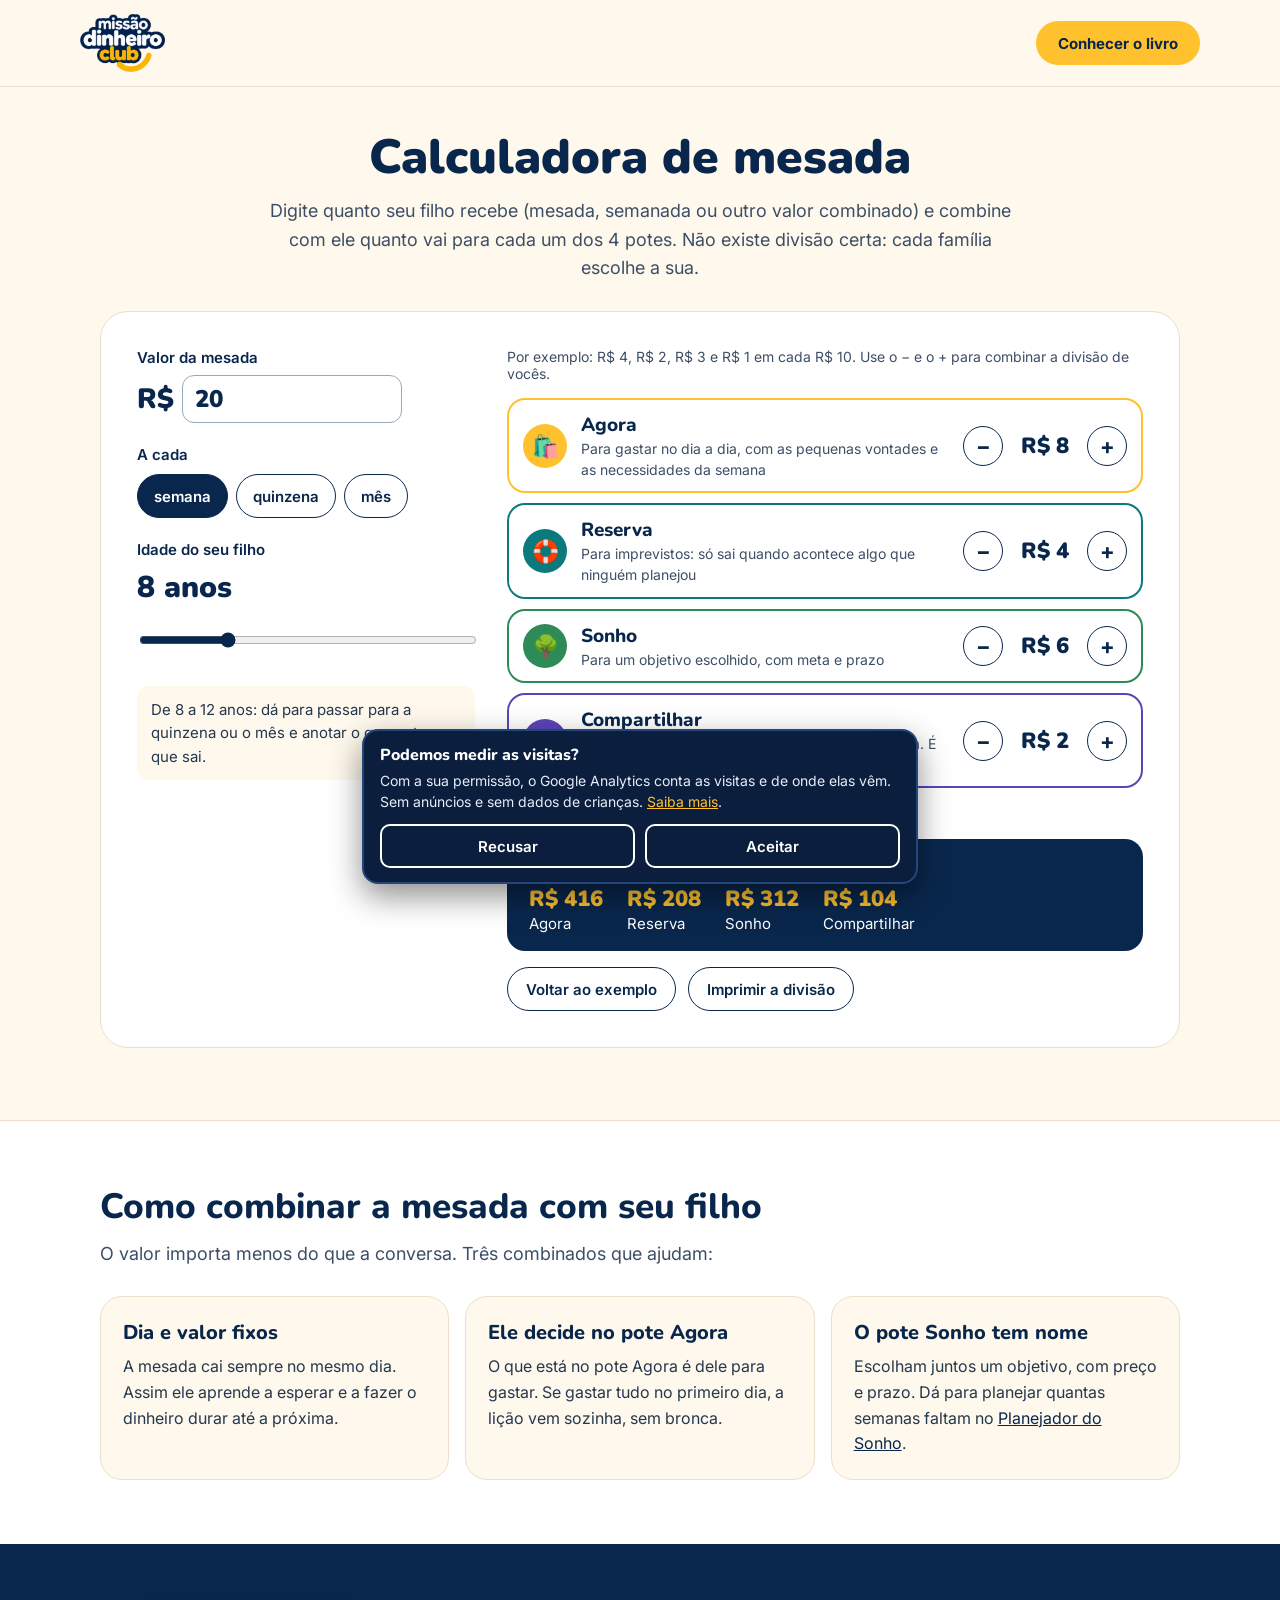
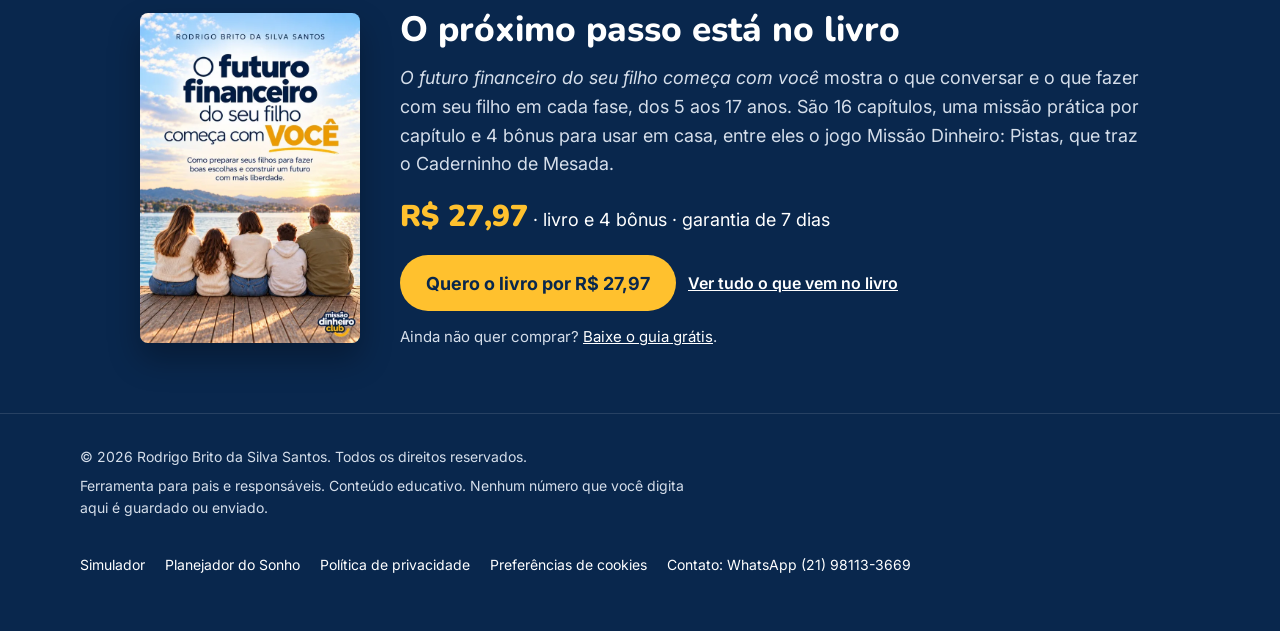
<file: mesada/index.html>
<!doctype html>
<html lang="pt-BR">
<head>
<meta charset="utf-8">
<meta name="viewport" content="width=device-width, initial-scale=1">
<title>Calculadora de mesada | Missão Dinheiro Club</title>
<meta name="description" content="Calculadora gratuita para pais: divida a mesada do seu filho nos 4 potes (Agora, Reserva, Sonho e Compartilhar) e veja quanto cada um junta em um ano.">
<link rel="canonical" href="https://missaodinheiroclub.com.br/mesada/">
<meta property="og:type" content="website">
<meta property="og:locale" content="pt_BR">
<meta property="og:site_name" content="Missão Dinheiro Club">
<meta property="og:url" content="https://missaodinheiroclub.com.br/mesada/">
<meta property="og:title" content="Calculadora de mesada">
<meta property="og:description" content="Divida a mesada nos 4 potes e veja quanto cada um junta em um ano.">
<meta name="theme-color" content="#09274D">
<link rel="icon" type="image/png" sizes="32x32" href="../livro/assets/favicon-32.png">
<link rel="apple-touch-icon" href="../livro/assets/apple-touch-icon.png">
<link rel="preconnect" href="https://fonts.googleapis.com">
<link rel="preconnect" href="https://fonts.gstatic.com" crossorigin>
<link href="https://fonts.googleapis.com/css2?family=Inter:wght@400;500;600;700&amp;family=Nunito:wght@700;800;900&amp;display=swap" rel="stylesheet">
<link rel="stylesheet" href="../livro/styles.css">
<link rel="stylesheet" href="../ferramentas.css">
<script src="../medicao.js"></script>
</head>
<body>
<div class="pagina">
<a href="#conteudo" class="pular">Pular para o conteúdo</a>

<header class="topo nao-imprimir">
<div>
<a href="../" style="display:inline-flex"><img src="../livro/assets/logo-missao-dinheiro-club.webp" width="85" height="58" alt="Missão Dinheiro Club, página inicial" style="height: 58px; width: auto; display: block"></a>
<a href="#oferta" class="btn-amarelo">Conhecer o livro</a>
</div>
</header>

<main id="conteudo">
<section class="sec">
<div class="larg">
<div class="intro">
<h1>Calculadora de mesada</h1>
<p>Digite quanto seu filho recebe (mesada, semanada ou outro valor combinado) e combine com ele quanto vai para cada um dos 4 potes. Não existe divisão certa: cada família escolhe a sua.</p>
</div>

<div class="painel">
<form class="ctrl nao-imprimir" onsubmit="return false">
<label class="sim-lbl">Valor da mesada
<span class="campo-reais">R$ <input type="number" id="m-valor" min="1" max="2000" step="1" value="20" inputmode="numeric"></span></label>
<fieldset style="border: none; margin: 0; padding: 0">
<legend class="sim-lbl" style="margin-bottom: 10px; padding: 0">A cada</legend>
<div id="m-freq" class="pilulas"></div>
</fieldset>
<label class="sim-lbl">Idade do seu filho
<span class="sim-num" data-bind="idadeLabel"></span>
<input class="sim-inp" type="range" min="5" max="17" step="1" id="m-idade" value="8"></label>
<p class="dica" data-bind="dicaIdade"></p>
</form>

<div class="res">
<p class="aviso-exemplo" data-bind="avisoDivisao"></p>
<div id="m-potes" class="potes"></div>
<p class="soma" data-bind="soma" aria-live="polite"></p>
<div class="ano" aria-live="polite">
<p class="ano-tit" data-bind="anoTitulo"></p>
<ul id="m-ano" class="ano-lista"></ul>
</div>
<div class="nao-imprimir" style="display: flex; flex-wrap: wrap; gap: 12px">
<button type="button" id="m-exemplo" class="btn-contorno">Voltar ao exemplo</button>
<button type="button" id="m-imprimir" class="btn-contorno">Imprimir a divisão</button>
</div>
</div>
</div>
</div>
</section>

<section class="sec branco nao-imprimir">
<div class="larg">
<div class="intro esq">
<h2>Como combinar a mesada com seu filho</h2>
<p>O valor importa menos do que a conversa. Três combinados que ajudam:</p>
</div>
<div class="passos">
<div class="passo"><h3>Dia e valor fixos</h3><p>A mesada cai sempre no mesmo dia. Assim ele aprende a esperar e a fazer o dinheiro durar até a próxima.</p></div>
<div class="passo"><h3>Ele decide no pote Agora</h3><p>O que está no pote Agora é dele para gastar. Se gastar tudo no primeiro dia, a lição vem sozinha, sem bronca.</p></div>
<div class="passo"><h3>O pote Sonho tem nome</h3><p>Escolham juntos um objetivo, com preço e prazo. Dá para planejar quantas semanas faltam no <a href="../sonho/">Planejador do Sonho</a>.</p></div>
</div>
</div>
</section>

<section id="oferta" class="oferta nao-imprimir">
<div class="oferta-in">
<img loading="lazy" decoding="async" src="../livro/assets/capa-ebook.webp" width="600" height="900" alt="Capa do livro O futuro financeiro do seu filho começa com você">
<div class="oferta-txt">
<h2>O próximo passo está no livro</h2>
<p><em>O futuro financeiro do seu filho começa com você</em> mostra o que conversar e o que fazer com seu filho em cada fase, dos 5 aos 17 anos. São 16 capítulos, uma missão prática por capítulo e 4 bônus para usar em casa, entre eles o jogo Missão Dinheiro: Pistas, que traz o Caderninho de Mesada.</p>
<p class="preco"><strong>R$ 27,97</strong> · livro e 4 bônus · garantia de 7 dias</p>
<div class="botoes">
<a href="../livro/#oferta" data-checkout class="btn-amarelo grande">Quero o livro por R$ 27,97</a>
<a href="../livro/" class="link-claro">Ver tudo o que vem no livro</a>
</div>
<p class="guia">Ainda não quer comprar? <a href="../livro/#guia-gratis">Baixe o guia grátis</a>.</p>
</div>
</div>
</section>
</main>

<footer class="rodape nao-imprimir">
<div>
<div class="rodape-txt">
<p>© 2026 Rodrigo Brito da Silva Santos. Todos os direitos reservados.</p>
<p>Ferramenta para pais e responsáveis. Conteúdo educativo. Nenhum número que você digita aqui é guardado ou enviado.</p>
</div>
<nav aria-label="Rodapé">
<a href="../simulador/">Simulador</a>
<a href="../sonho/">Planejador do Sonho</a>
<a href="../privacidade/">Política de privacidade</a>
<a href="#cookies" data-cookies>Preferências de cookies</a>
<a href="https://wa.me/5521981133669" target="_blank" rel="noopener">Contato: WhatsApp (21) 98113-3669</a>
</nav>
</div>
</footer>
</div>
<script src="../livro/config.js"></script>
<script src="../ferramentas.js"></script>
<script src="mesada.js"></script>
</body>
</html>
</file>
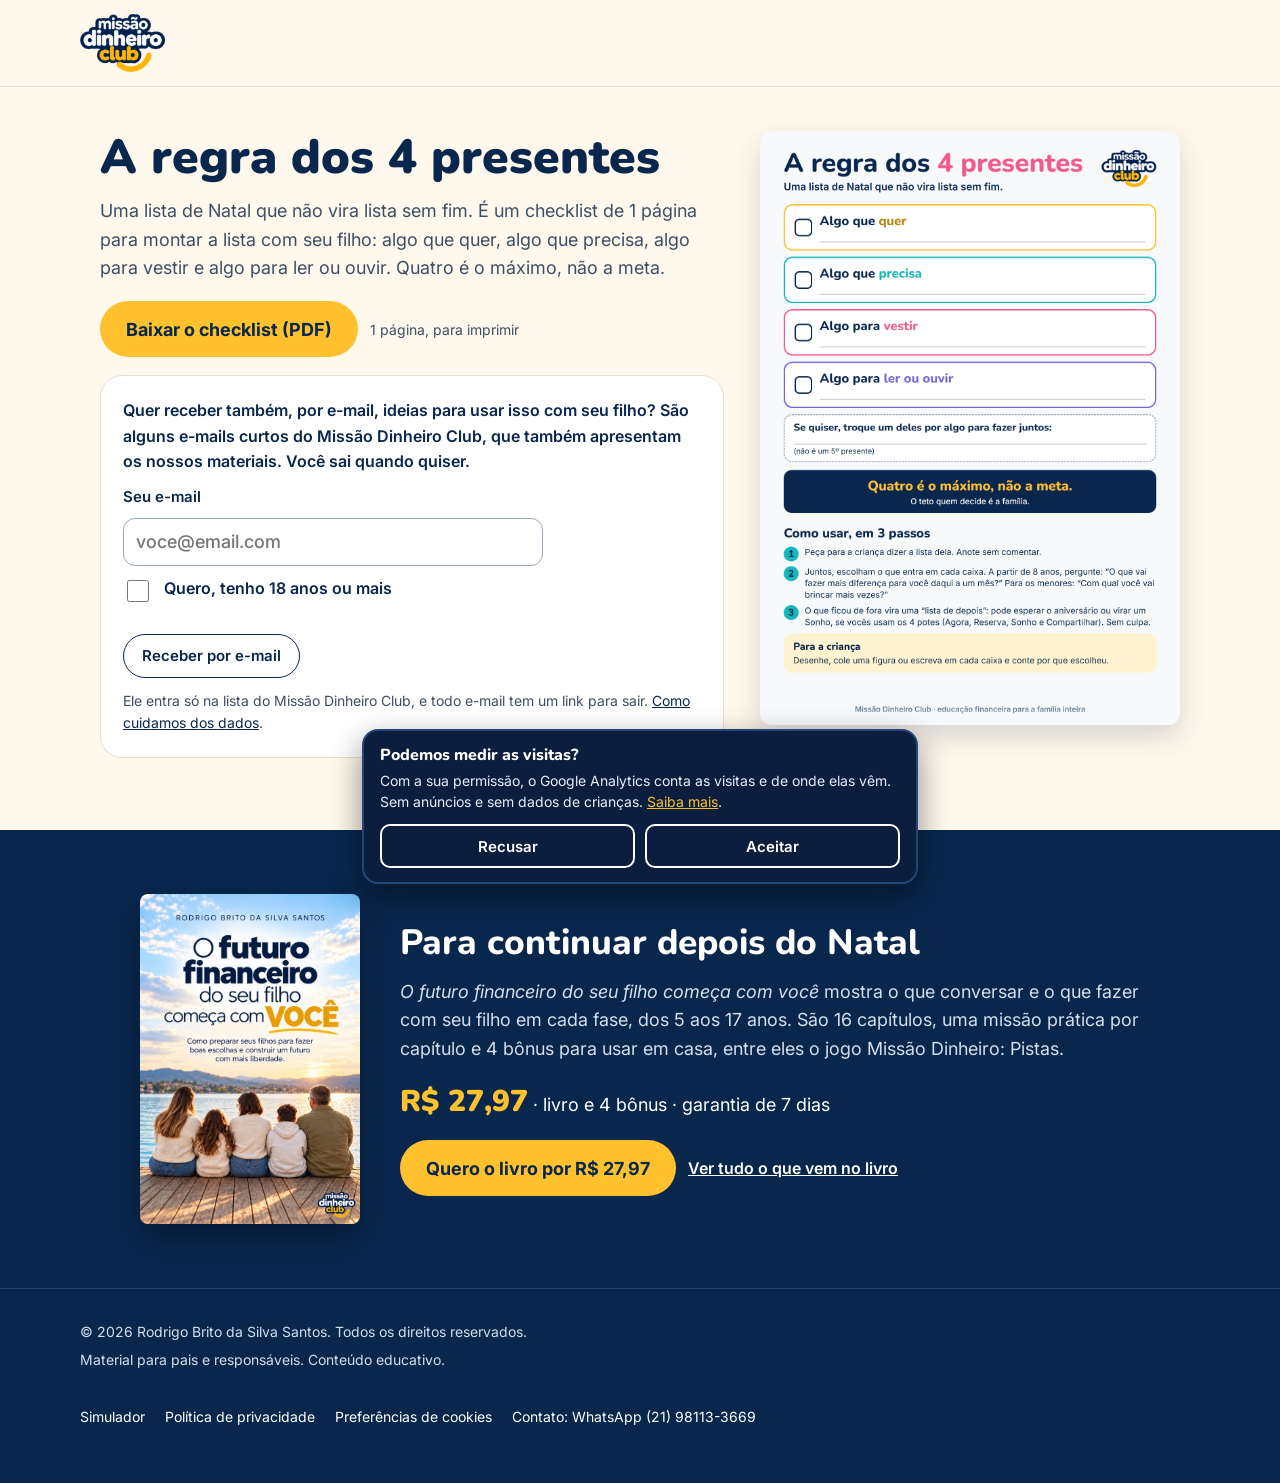
<file: natal/index.html>
<!doctype html>
<html lang="pt-BR">
<head>
<meta charset="utf-8">
<meta name="viewport" content="width=device-width, initial-scale=1">
<title>A regra dos 4 presentes | Missão Dinheiro Club</title>
<meta name="description" content="Checklist grátis de 1 página para montar a lista de Natal com seu filho: algo que quer, algo que precisa, algo para vestir e algo para ler ou ouvir.">
<link rel="canonical" href="https://missaodinheiroclub.com.br/natal/">
<meta property="og:type" content="website">
<meta property="og:locale" content="pt_BR">
<meta property="og:site_name" content="Missão Dinheiro Club">
<meta property="og:url" content="https://missaodinheiroclub.com.br/natal/">
<meta property="og:title" content="A regra dos 4 presentes">
<meta property="og:description" content="Uma lista de Natal que não vira lista sem fim.">
<meta property="og:image" content="https://missaodinheiroclub.com.br/natal/regra-dos-4-presentes.png">
<meta name="theme-color" content="#09274D">
<link rel="icon" type="image/png" sizes="32x32" href="../livro/assets/favicon-32.png">
<link rel="apple-touch-icon" href="../livro/assets/apple-touch-icon.png">
<link rel="preconnect" href="https://fonts.googleapis.com">
<link rel="preconnect" href="https://fonts.gstatic.com" crossorigin>
<link href="https://fonts.googleapis.com/css2?family=Inter:wght@400;500;600;700&amp;family=Nunito:wght@700;800;900&amp;display=swap" rel="stylesheet">
<link rel="stylesheet" href="../livro/styles.css">
<link rel="stylesheet" href="../ferramentas.css">
<script src="../medicao.js"></script>
<style>
.isca{display:flex;flex-wrap:wrap;gap:36px;align-items:flex-start}
.isca-img{flex:1 1 280px;max-width:420px;margin:0 auto}
.isca-img img{width:100%;height:auto;display:block;border-radius:12px;box-shadow:0 12px 28px rgba(9,39,77,.16)}
.isca-txt{flex:1 1 340px;min-width:0;display:flex;flex-direction:column;gap:18px}
.email{background:#FFFFFF;border:1px solid #EADFC9;border-radius:22px;padding:22px;display:flex;flex-direction:column;gap:12px}
.email p{margin:0;font-size:16px;line-height:1.6;color:#24384F}
.email .q{font-weight:600;color:#09274D}
.email label.ck{display:flex;gap:12px;align-items:flex-start;font-size:16px;font-weight:600;cursor:pointer;min-height:44px}
.email label.ck input{width:22px;height:22px;flex:none;accent-color:#09274D;margin-top:2px}
.email .campo-texto{max-width:420px}
.email .peq{font-size:14px;color:#3D4F66}
.erro{color:#B4232F;font-weight:600}
</style>
</head>
<body>
<div class="pagina">
<a href="#conteudo" class="pular">Pular para o conteúdo</a>

<header class="topo">
<div>
<a href="../" style="display:inline-flex"><img src="../livro/assets/logo-missao-dinheiro-club.webp" width="85" height="58" alt="Missão Dinheiro Club, página inicial" style="height: 58px; width: auto; display: block"></a>
</div>
</header>

<main id="conteudo">
<section class="sec">
<div class="larg">
<div class="isca">
<div class="isca-txt">
<div class="intro esq">
<h1>A regra dos 4 presentes</h1>
<p>Uma lista de Natal que não vira lista sem fim. É um checklist de 1 página para montar a lista com seu filho: algo que quer, algo que precisa, algo para vestir e algo para ler ou ouvir. Quatro é o máximo, não a meta.</p>
</div>
<div style="display: flex; flex-wrap: wrap; gap: 12px; align-items: center">
<a href="regra-dos-4-presentes.pdf" download id="baixar" class="btn-amarelo grande">Baixar o checklist (PDF)</a>
<span style="font-size: 14px; color: #3D4F66">1 página, para imprimir</span>
</div>

<div class="email" id="email-box">
<form id="n-form" novalidate style="display: flex; flex-direction: column; gap: 12px">
<p class="q">Quer receber também, por e-mail, ideias para usar isso com seu filho? São alguns e-mails curtos do Missão Dinheiro Club, que também apresentam os nossos materiais. Você sai quando quiser.</p>
<label class="sim-lbl" for="n-email">Seu e-mail</label>
<input type="email" id="n-email" class="campo-texto" autocomplete="email" inputmode="email" placeholder="voce@email.com">
<label class="ck"><input type="checkbox" id="n-ok">Quero, tenho 18 anos ou mais</label>
<p class="erro" id="n-erro" hidden></p>
<div><button type="submit" class="btn-contorno" id="n-btn">Receber por e-mail</button></div>
<p class="peq">Ele entra só na lista do Missão Dinheiro Club, e todo e-mail tem um link para sair. <a href="../privacidade/">Como cuidamos dos dados</a>.</p>
</form>
<p id="n-ok-msg" hidden style="font-weight: 600; color: #09274D">Pronto! O primeiro e-mail chega em alguns minutos. Se não aparecer, olhe a caixa de spam ou promoções.</p>
</div>
</div>
<div class="isca-img"><img src="regra-dos-4-presentes.png" width="1240" height="1754" alt="Prévia do checklist A regra dos 4 presentes: quatro caixas (algo que quer, algo que precisa, algo para vestir, algo para ler ou ouvir) e como usar em 3 passos"></div>
</div>
</div>
</section>

<section id="oferta" class="oferta">
<div class="oferta-in">
<img loading="lazy" decoding="async" src="../livro/assets/capa-ebook.webp" width="600" height="900" alt="Capa do livro O futuro financeiro do seu filho começa com você">
<div class="oferta-txt">
<h2>Para continuar depois do Natal</h2>
<p><em>O futuro financeiro do seu filho começa com você</em> mostra o que conversar e o que fazer com seu filho em cada fase, dos 5 aos 17 anos. São 16 capítulos, uma missão prática por capítulo e 4 bônus para usar em casa, entre eles o jogo Missão Dinheiro: Pistas.</p>
<p class="preco"><strong>R$ 27,97</strong> · livro e 4 bônus · garantia de 7 dias</p>
<div class="botoes">
<a href="../livro/#oferta" data-checkout class="btn-amarelo grande">Quero o livro por R$ 27,97</a>
<a href="../livro/" class="link-claro">Ver tudo o que vem no livro</a>
</div>
</div>
</div>
</section>
</main>

<footer class="rodape">
<div>
<div class="rodape-txt">
<p>© 2026 Rodrigo Brito da Silva Santos. Todos os direitos reservados.</p>
<p>Material para pais e responsáveis. Conteúdo educativo.</p>
</div>
<nav aria-label="Rodapé">
<a href="../simulador/">Simulador</a>
<a href="../privacidade/">Política de privacidade</a>
<a href="#cookies" data-cookies>Preferências de cookies</a>
<a href="https://wa.me/5521981133669" target="_blank" rel="noopener">Contato: WhatsApp (21) 98113-3669</a>
</nav>
</div>
</footer>
</div>
<script src="../livro/config.js"></script>
<script src="../ferramentas.js"></script>
<script src="natal.js"></script>
</body>
</html>
</file>
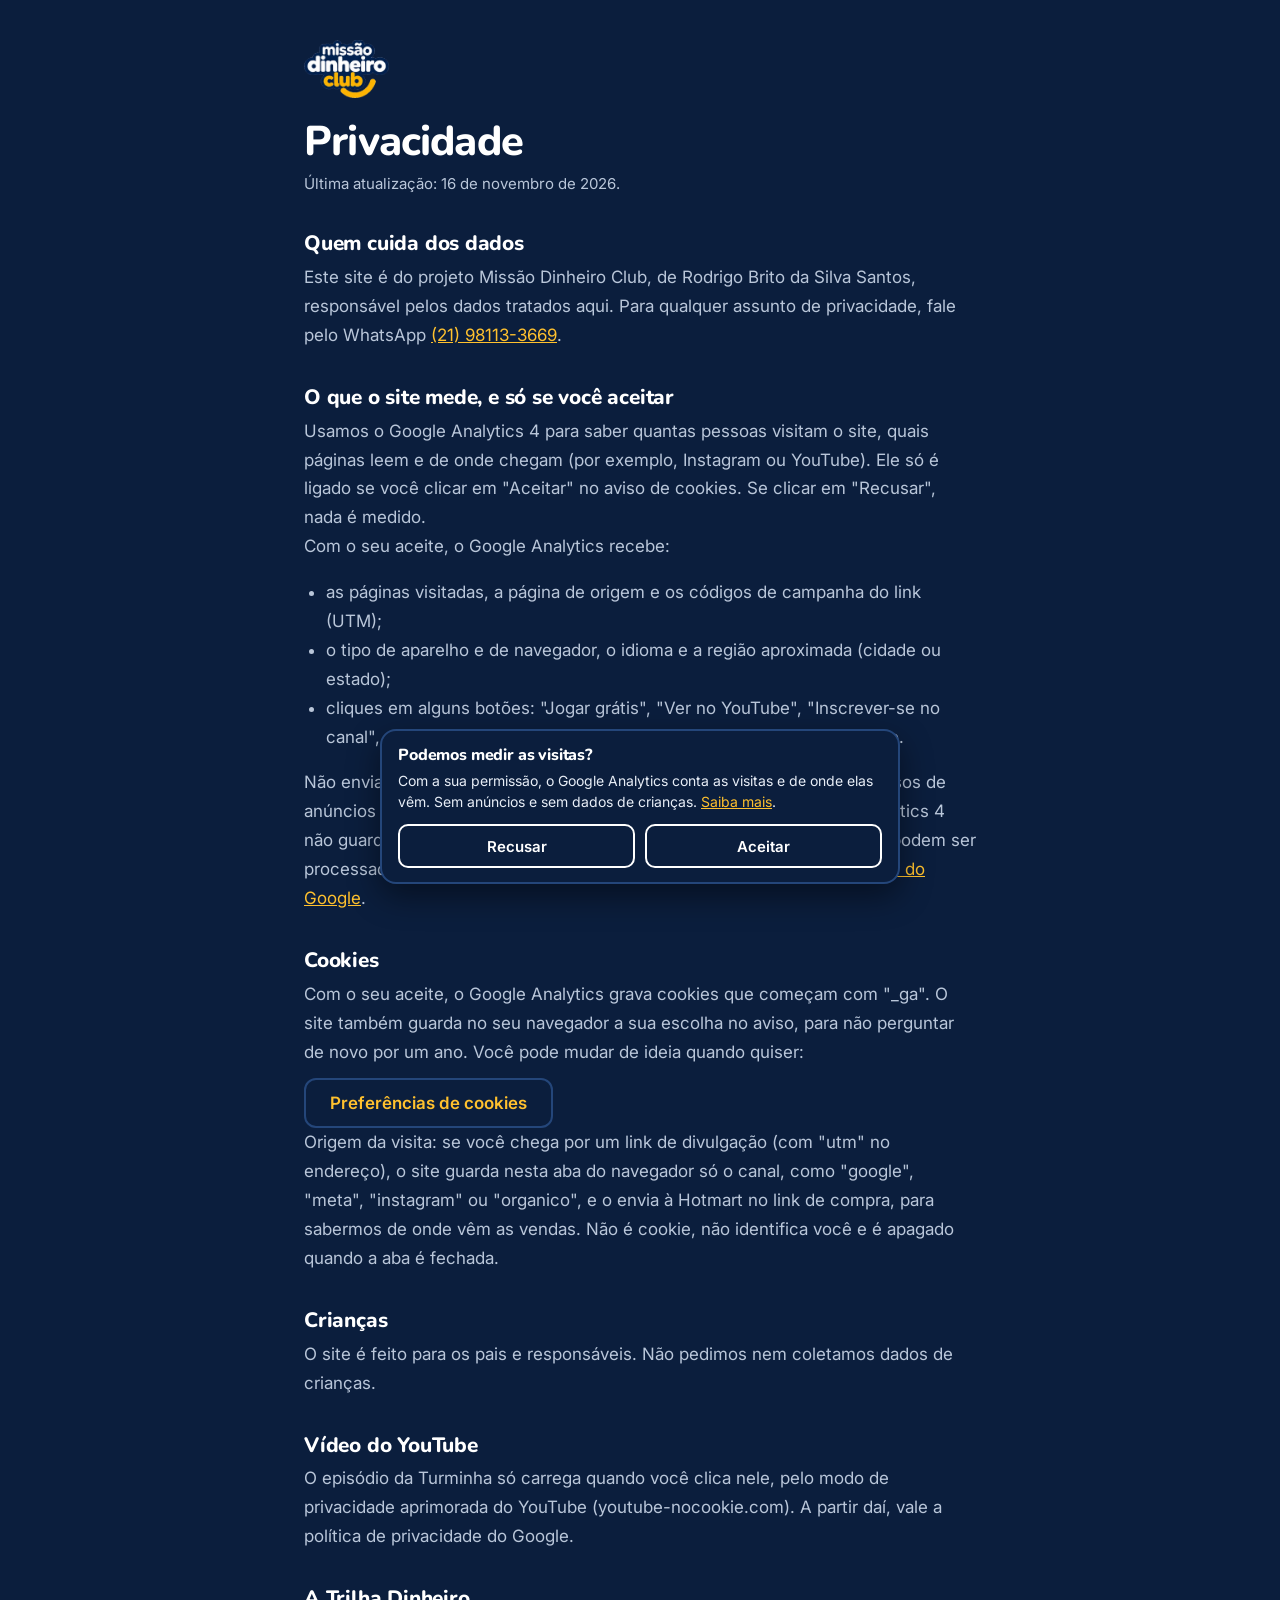
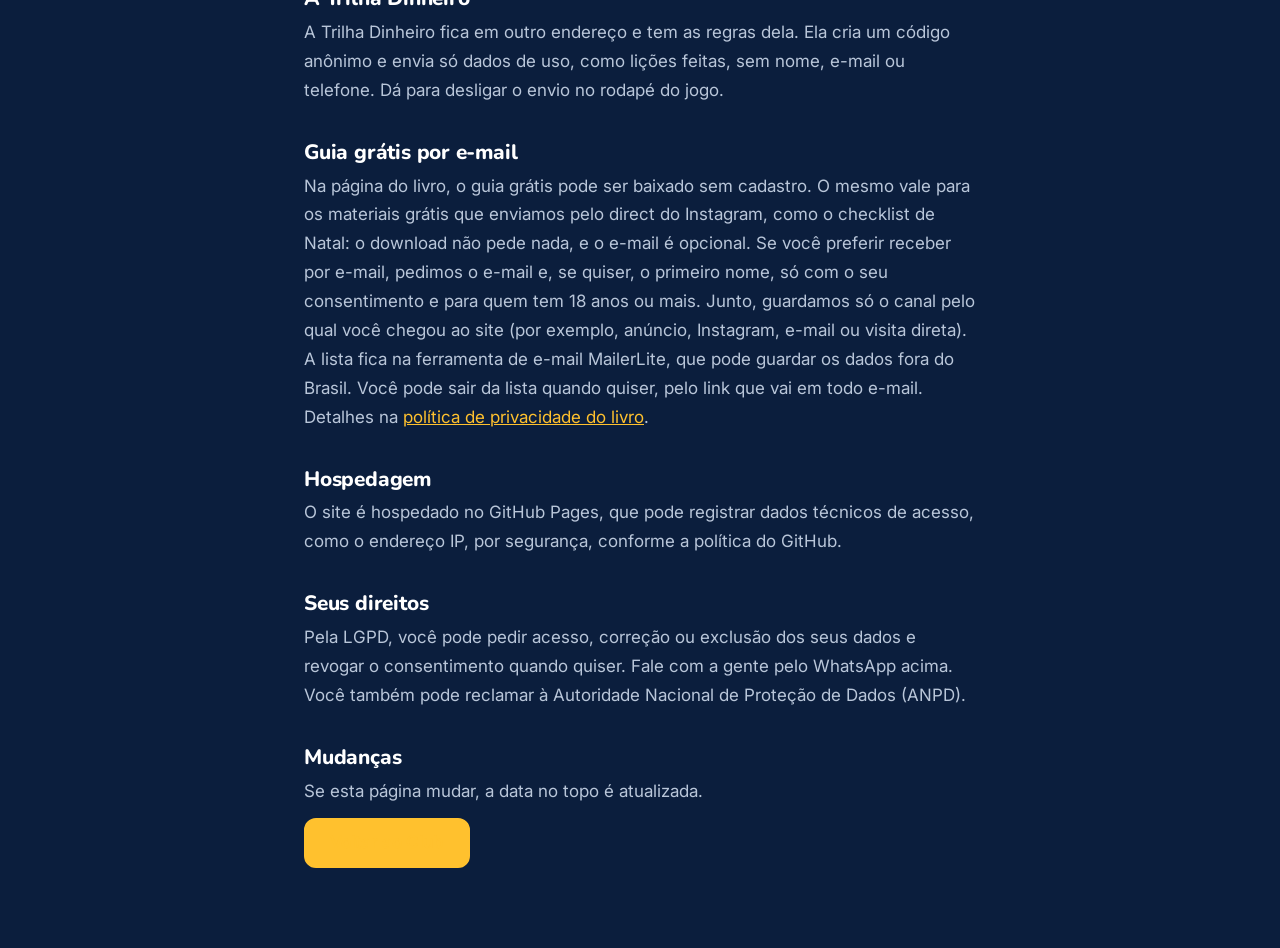
<file: privacidade/index.html>
<!doctype html>
<html lang="pt-BR">
<head>
<meta charset="utf-8">
<meta name="viewport" content="width=device-width, initial-scale=1">
<title>Privacidade | Missão Dinheiro Club</title>
<meta name="description" content="Como o site do Missão Dinheiro Club trata dados e cookies.">
<meta name="theme-color" content="#0B1E3D">
<link rel="icon" type="image/png" sizes="32x32" href="../assets/favicon-32.png">
<link rel="preconnect" href="https://fonts.googleapis.com">
<link rel="preconnect" href="https://fonts.gstatic.com" crossorigin>
<link href="https://fonts.googleapis.com/css2?family=Inter:wght@400;500;600&amp;family=Nunito:wght@700;800&amp;display=swap" rel="stylesheet">
<link rel="stylesheet" href="../styles.css">
<style>
  .texto-legal{max-width:720px;padding-top:40px;padding-bottom:80px}
  .texto-legal h1{font-size:clamp(2rem,4vw,2.6rem);margin:24px 0 8px}
  .texto-legal h2{font-size:1.3rem;margin:36px 0 8px}
  .texto-legal p,.texto-legal li{color:var(--texto2);font-size:17px;line-height:1.7}
  .texto-legal ul{padding-left:22px}
  .texto-legal a{color:var(--amarelo)}
  .texto-legal .data{font-size:15px}
  .texto-legal .btn{margin-top:12px}
</style>
<script src="../medicao.js"></script>
</head>
<body>
<main class="faixa texto-legal">
  <a href="../" class="logo-link"><img src="../assets/logo-main.webp" width="412" height="281" alt="Missão Dinheiro Club, página inicial" class="logo"></a>
  <h1>Privacidade</h1>
  <p class="data">Última atualização: 16 de novembro de 2026.</p>

  <h2>Quem cuida dos dados</h2>
  <p>Este site é do projeto Missão Dinheiro Club, de Rodrigo Brito da Silva Santos, responsável pelos dados tratados aqui. Para qualquer assunto de privacidade, fale pelo WhatsApp <a href="https://wa.me/5521981133669" target="_blank" rel="noopener">(21) 98113-3669</a>.</p>

  <h2>O que o site mede, e só se você aceitar</h2>
  <p>Usamos o Google Analytics 4 para saber quantas pessoas visitam o site, quais páginas leem e de onde chegam (por exemplo, Instagram ou YouTube). Ele só é ligado se você clicar em "Aceitar" no aviso de cookies. Se clicar em "Recusar", nada é medido.</p>
  <p>Com o seu aceite, o Google Analytics recebe:</p>
  <ul>
    <li>as páginas visitadas, a página de origem e os códigos de campanha do link (UTM);</li>
    <li>o tipo de aparelho e de navegador, o idioma e a região aproximada (cidade ou estado);</li>
    <li>cliques em alguns botões: "Jogar grátis", "Ver no YouTube", "Inscrever-se no canal", o vídeo do episódio e, quando existir, o botão de compra do livro.</li>
  </ul>
  <p>Não enviamos nome, e-mail, telefone nem nada que você digite. Os recursos de anúncios e de personalização do Google ficam desligados. O Google Analytics 4 não guarda o endereço IP. Os dados ficam guardados por até 14 meses e podem ser processados pelo Google fora do Brasil, conforme a <a href="https://policies.google.com/privacy?hl=pt-BR" target="_blank" rel="noopener">política de privacidade do Google</a>.</p>

  <h2>Cookies</h2>
  <p>Com o seu aceite, o Google Analytics grava cookies que começam com "_ga". O site também guarda no seu navegador a sua escolha no aviso, para não perguntar de novo por um ano. Você pode mudar de ideia quando quiser:</p>
  <p><a href="#cookies" class="btn btn-fantasma" data-cookies>Preferências de cookies</a></p>
  <p>Origem da visita: se você chega por um link de divulgação (com "utm" no endereço), o site guarda nesta aba do navegador só o canal, como "google", "meta", "instagram" ou "organico", e o envia à Hotmart no link de compra, para sabermos de onde vêm as vendas. Não é cookie, não identifica você e é apagado quando a aba é fechada.</p>

  <h2>Crianças</h2>
  <p>O site é feito para os pais e responsáveis. Não pedimos nem coletamos dados de crianças.</p>

  <h2>Vídeo do YouTube</h2>
  <p>O episódio da Turminha só carrega quando você clica nele, pelo modo de privacidade aprimorada do YouTube (youtube-nocookie.com). A partir daí, vale a política de privacidade do Google.</p>

  <h2>A Trilha Dinheiro</h2>
  <p>A Trilha Dinheiro fica em outro endereço e tem as regras dela. Ela cria um código anônimo e envia só dados de uso, como lições feitas, sem nome, e-mail ou telefone. Dá para desligar o envio no rodapé do jogo.</p>

  <h2>Guia grátis por e-mail</h2>
  <p>Na página do livro, o guia grátis pode ser baixado sem cadastro. O mesmo vale para os materiais grátis que enviamos pelo direct do Instagram, como o checklist de Natal: o download não pede nada, e o e-mail é opcional. Se você preferir receber por e-mail, pedimos o e-mail e, se quiser, o primeiro nome, só com o seu consentimento e para quem tem 18 anos ou mais. Junto, guardamos só o canal pelo qual você chegou ao site (por exemplo, anúncio, Instagram, e-mail ou visita direta). A lista fica na ferramenta de e-mail MailerLite, que pode guardar os dados fora do Brasil. Você pode sair da lista quando quiser, pelo link que vai em todo e-mail. Detalhes na <a href="../livro/politica-de-privacidade.html">política de privacidade do livro</a>.</p>

  <h2>Hospedagem</h2>
  <p>O site é hospedado no GitHub Pages, que pode registrar dados técnicos de acesso, como o endereço IP, por segurança, conforme a política do GitHub.</p>

  <h2>Seus direitos</h2>
  <p>Pela LGPD, você pode pedir acesso, correção ou exclusão dos seus dados e revogar o consentimento quando quiser. Fale com a gente pelo WhatsApp acima. Você também pode reclamar à Autoridade Nacional de Proteção de Dados (ANPD).</p>

  <h2>Mudanças</h2>
  <p>Se esta página mudar, a data no topo é atualizada.</p>

  <p><a href="../" class="btn">Voltar ao Club</a></p>
</main>
</body>
</html>
</file>
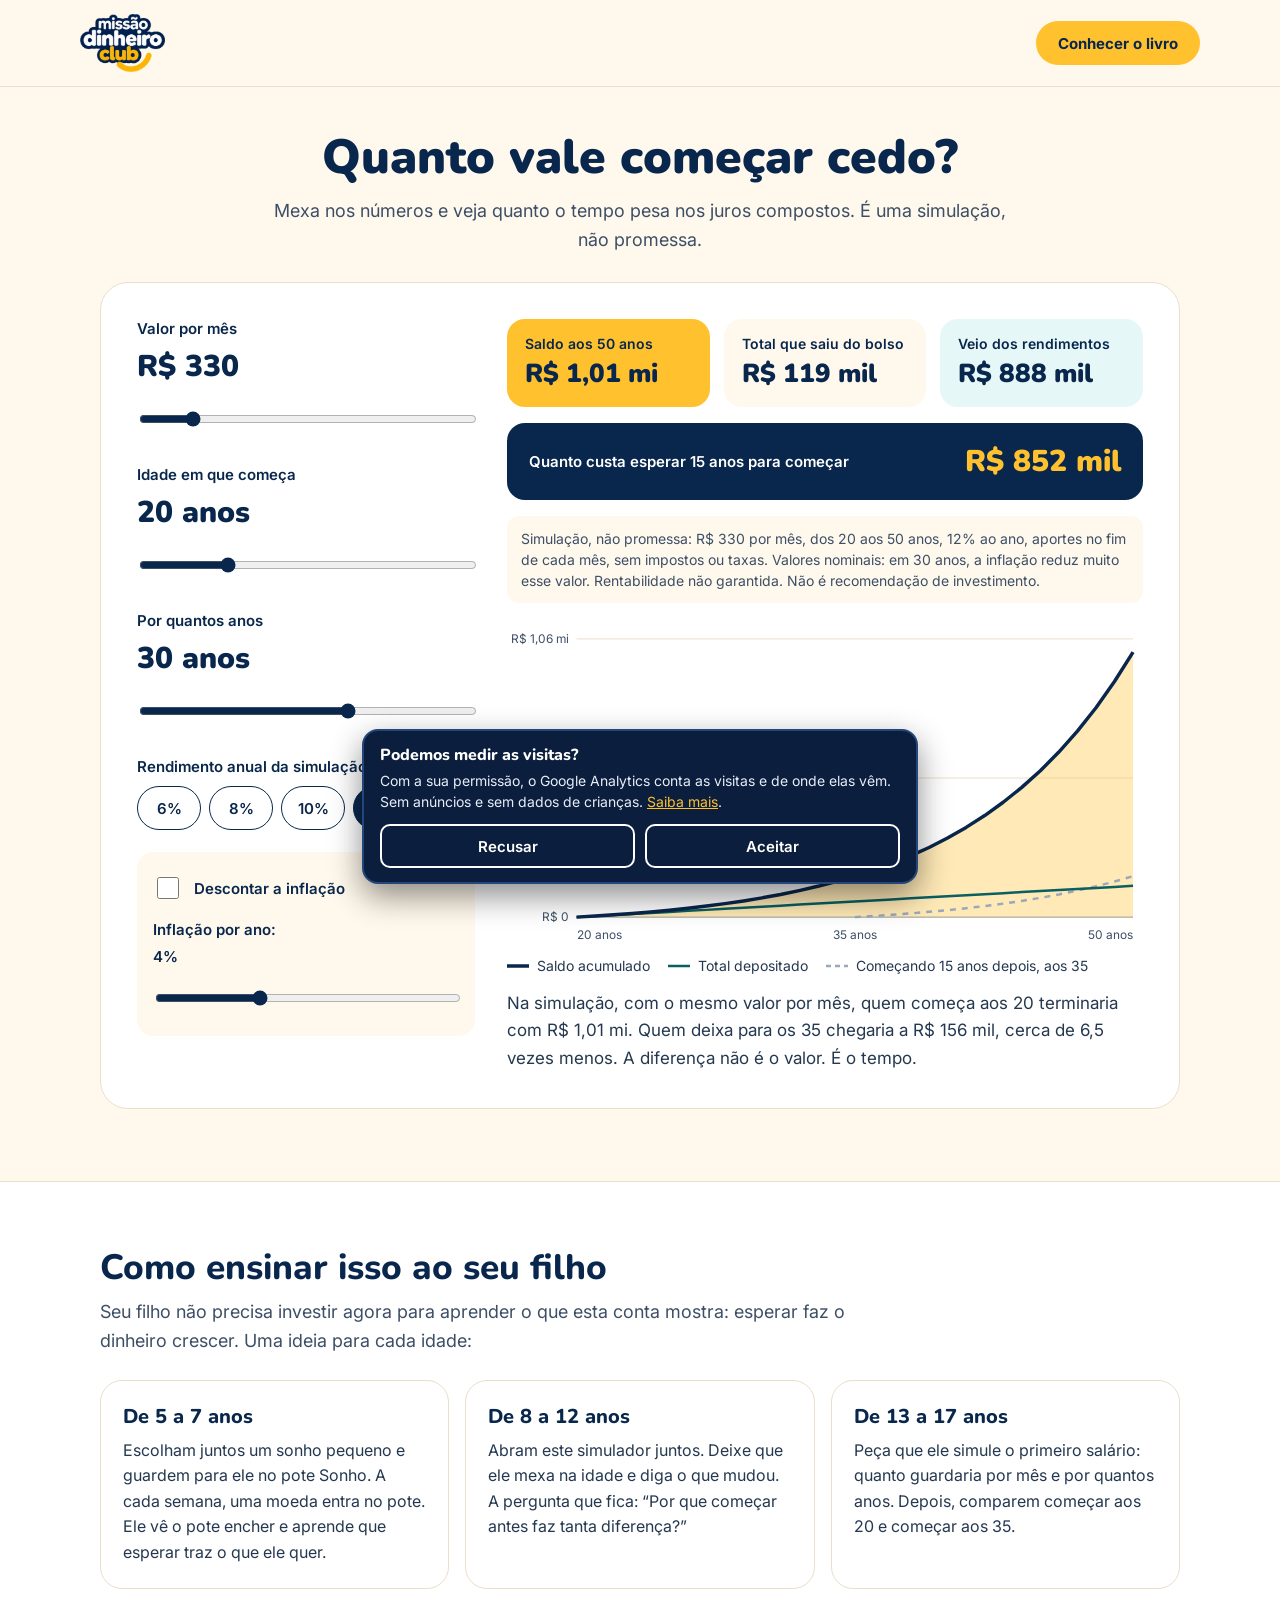
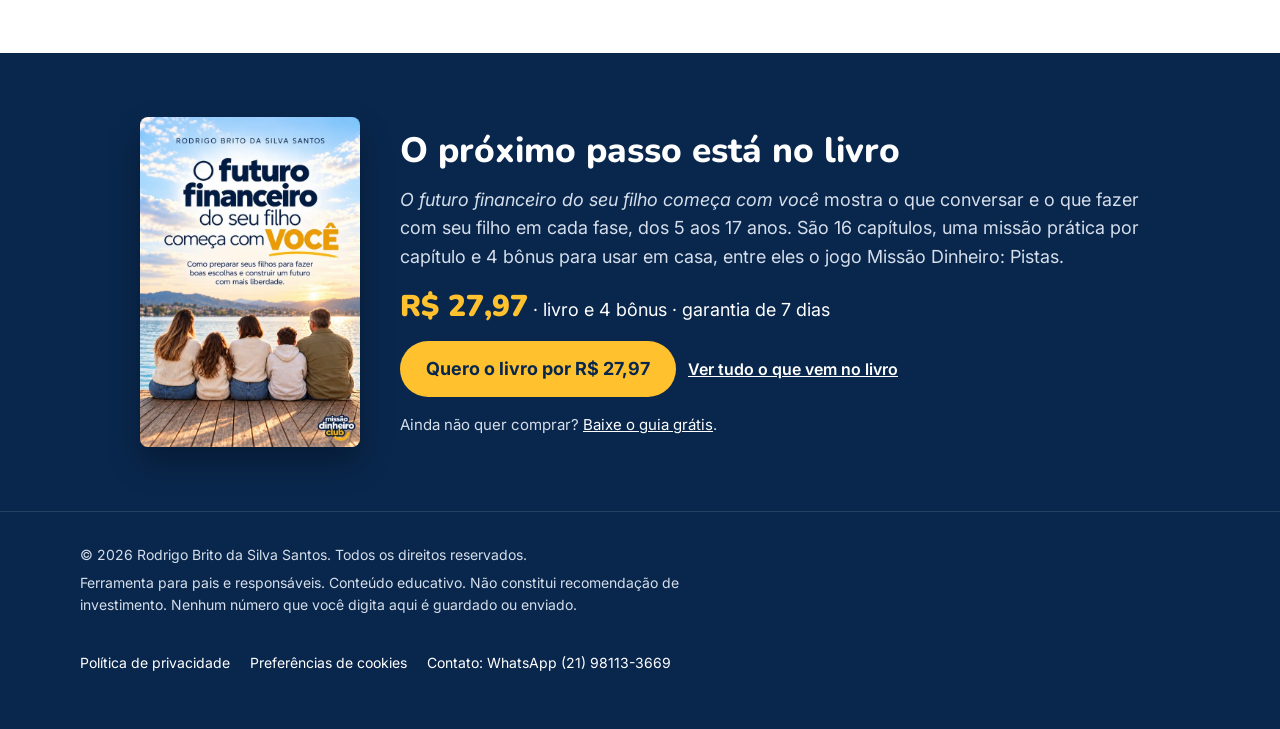
<file: simulador/index.html>
<!doctype html>
<html lang="pt-BR">
<head>
<meta charset="utf-8">
<meta name="viewport" content="width=device-width, initial-scale=1">
<title>Simulador: quanto vale o tempo | Missão Dinheiro Club</title>
<meta name="description" content="Simulador gratuito para pais: mexa no valor por mês, na idade e no prazo e veja quanto o tempo pesa nos juros compostos. Simulação, não promessa.">
<link rel="canonical" href="https://missaodinheiroclub.com.br/simulador/">
<meta property="og:type" content="website">
<meta property="og:locale" content="pt_BR">
<meta property="og:site_name" content="Missão Dinheiro Club">
<meta property="og:url" content="https://missaodinheiroclub.com.br/simulador/">
<meta property="og:title" content="Simulador: quanto vale o tempo">
<meta property="og:description" content="O mesmo valor por mês, começando em idades diferentes. Veja a diferença.">
<meta name="theme-color" content="#09274D">
<link rel="icon" type="image/png" sizes="32x32" href="../livro/assets/favicon-32.png">
<link rel="apple-touch-icon" href="../livro/assets/apple-touch-icon.png">
<link rel="preconnect" href="https://fonts.googleapis.com">
<link rel="preconnect" href="https://fonts.gstatic.com" crossorigin>
<link href="https://fonts.googleapis.com/css2?family=Inter:wght@400;500;600;700&amp;family=Nunito:wght@700;800;900&amp;display=swap" rel="stylesheet">
<link rel="stylesheet" href="../livro/styles.css">
<script src="../medicao.js"></script>
<style>
.sim-inp{width:100%;accent-color:#09274D;min-height:44px}
.sim-num{font-family:Nunito,sans-serif;font-weight:900;font-size:30px;color:#09274D}
.sim-lbl{display:flex;flex-direction:column;gap:8px;font-size:15px;font-weight:600}
.card{flex:1 1 160px;border-radius:18px;padding:16px 18px}
.card p{margin:0}
.card .v{margin-top:4px;font-family:Nunito,sans-serif;font-weight:900;font-size:26px}
.passo{flex:1 1 250px;background:#FFFFFF;border:1px solid #EADFC9;border-radius:22px;padding:22px;display:flex;flex-direction:column;gap:8px}
.passo h3{margin:0;font-family:Nunito,sans-serif;font-weight:800;font-size:20px}
.passo p{margin:0;font-size:16px;line-height:1.6;color:#24384F}
#oferta :focus-visible{outline-color:#FFC12E}
</style>
</head>
<body>
<div style="font-family: Inter, system-ui, sans-serif; color: #09274D; background: #FFF8EC; width: 100%">
<a href="#conteudo" class="pular">Pular para o conteúdo</a>

<header style="border-bottom: 1px solid #EADFC9">
<div style="max-width: 1120px; margin: 0 auto; padding: 14px 24px; display: flex; flex-wrap: wrap; align-items: center; justify-content: space-between; gap: 16px">
<a href="../" style="display:inline-flex"><img src="../livro/assets/logo-missao-dinheiro-club.webp" width="85" height="58" alt="Missão Dinheiro Club, página inicial" style="height: 58px; width: auto; display: block"></a>
<a href="#oferta" style="background: #FFC12E; color: #09274D; text-decoration: none; padding: 12px 22px; border-radius: 999px; font-weight: 700; font-size: 15px; min-height: 44px; box-sizing: border-box; display: inline-flex; align-items: center">Conhecer o livro</a>
</div>
</header>

<main id="conteudo">
<section style="padding: 44px 24px 72px">
<div style="max-width: 1080px; margin: 0 auto; display: flex; flex-direction: column; gap: 28px">
<div style="max-width: 760px; margin: 0 auto; text-align: center; display: flex; flex-direction: column; gap: 12px">
<h1 style="margin: 0; font-family: Nunito, sans-serif; font-weight: 900; font-size: clamp(2rem, 4.4vw, 3rem); line-height: 1.12">Quanto vale começar cedo?</h1>
<p style="margin: 0; font-size: 18px; line-height: 1.6; color: #3D4F66">Mexa nos números e veja quanto o tempo pesa nos juros compostos. É uma simulação, não promessa.</p>
</div>

<div style="background: #FFFFFF; border: 1px solid #EADFC9; border-radius: 28px; padding: clamp(20px, 4vw, 36px); display: flex; flex-wrap: wrap; gap: 32px">
<form id="sim-form" style="flex: 1 1 280px; min-width: 0; display: flex; flex-direction: column; gap: 22px" onsubmit="return false">
<label class="sim-lbl">Valor por mês
<span class="sim-num" data-bind="monthlyFmt"></span>
<input class="sim-inp" type="range" min="50" max="2000" step="10" id="sim-monthly" value="330"></label>
<label class="sim-lbl">Idade em que começa
<span class="sim-num" data-bind="startLabel"></span>
<input class="sim-inp" type="range" min="10" max="50" step="1" id="sim-start" value="20"></label>
<label class="sim-lbl">Por quantos anos
<span class="sim-num" data-bind="yearsLabel"></span>
<input class="sim-inp" type="range" min="5" max="45" step="1" id="sim-years" value="30"></label>
<fieldset style="border: none; margin: 0; padding: 0">
<legend style="font-size: 15px; font-weight: 600; margin-bottom: 10px; padding: 0">Rendimento anual da simulação</legend>
<div id="sim-rates" style="display: flex; flex-wrap: wrap; gap: 8px"></div>
</fieldset>
<div style="display: flex; flex-direction: column; gap: 10px; padding: 14px 16px; background: #FFF8EC; border-radius: 16px">
<label style="display: flex; align-items: center; gap: 12px; font-size: 15px; font-weight: 600; min-height: 44px; cursor: pointer"><input type="checkbox" id="sim-inf-on" style="width: 22px; height: 22px; accent-color: #09274D; flex: none">Descontar a inflação</label>
<label id="sim-inf-box" class="sim-lbl" hidden>Inflação por ano: <span data-bind="infLabel"></span>
<input class="sim-inp" type="range" min="2" max="8" step="0.5" id="sim-inf" value="4"></label>
</div>
</form>

<div style="flex: 2 1 520px; min-width: 0; display: flex; flex-direction: column; gap: 16px">
<div aria-live="polite" style="display: flex; flex-wrap: wrap; gap: 14px">
<div class="card" style="background: #FFC12E"><p style="font-size: 14px; font-weight: 600" data-bind="finalTitle"></p><p class="v" data-bind="finalFmt"></p></div>
<div class="card" style="background: #FFF8EC"><p style="font-size: 14px; font-weight: 600">Total que saiu do bolso</p><p class="v" data-bind="depositFmt"></p></div>
<div class="card" style="background: #E6F7F7"><p style="font-size: 14px; font-weight: 600">Veio dos rendimentos</p><p class="v" data-bind="gainFmt"></p></div>
</div>
<div style="background: #09274D; color: #FFFFFF; border-radius: 18px; padding: 18px 22px; display: flex; flex-wrap: wrap; align-items: center; justify-content: space-between; gap: 10px"><p style="margin: 0; font-size: 15px; font-weight: 600" data-bind="waitTitle"></p><p style="margin: 0; font-family: Nunito, sans-serif; font-weight: 900; font-size: 30px; color: #FFC12E" data-bind="waitCostFmt"></p></div>
<p id="sim-ressalva" style="margin: 0; font-size: 14px; line-height: 1.5; color: #3D4F66; background: #FFF8EC; border-radius: 12px; padding: 12px 14px" data-bind="ressalva"></p>
<figure style="margin: 0; display: flex; flex-direction: column; gap: 10px">
<svg viewBox="0 0 640 330" role="img" data-bind-aria-label="chartLabel" style="width: 100%; height: auto; display: block">
<line x1="70" y1="20" x2="630" y2="20" stroke="#EADFC9" stroke-width="1"></line>
<line x1="70" y1="160" x2="630" y2="160" stroke="#EADFC9" stroke-width="1"></line>
<line x1="70" y1="300" x2="630" y2="300" stroke="#9AA8BA" stroke-width="1.2"></line>
<text x="62" y="24" text-anchor="end" font-family="Inter, sans-serif" font-size="12" fill="#3D4F66" data-bind="yTop"></text>
<text x="62" y="164" text-anchor="end" font-family="Inter, sans-serif" font-size="12" fill="#3D4F66" data-bind="yMid"></text>
<text x="62" y="304" text-anchor="end" font-family="Inter, sans-serif" font-size="12" fill="#3D4F66">R$ 0</text>
<path data-bind-d="areaPath" fill="#FFC12E" fill-opacity="0.35"></path>
<path data-bind-d="latePath" fill="none" stroke="#9AA8BA" stroke-width="2.5" stroke-dasharray="6 6"></path>
<path data-bind-d="depPath" fill="none" stroke="#0A5F61" stroke-width="2.5"></path>
<path data-bind-d="balPath" fill="none" stroke="#09274D" stroke-width="3.5" stroke-linejoin="round"></path>
<text x="70" y="322" text-anchor="start" font-family="Inter, sans-serif" font-size="12" fill="#3D4F66" data-bind="xStart"></text>
<text x="350" y="322" text-anchor="middle" font-family="Inter, sans-serif" font-size="12" fill="#3D4F66" data-bind="xMid"></text>
<text x="630" y="322" text-anchor="end" font-family="Inter, sans-serif" font-size="12" fill="#3D4F66" data-bind="xEnd"></text>
</svg>
<figcaption style="display: flex; flex-wrap: wrap; gap: 18px; font-size: 14px; color: #24384F">
<span style="display: inline-flex; align-items: center; gap: 8px"><svg width="22" height="8" aria-hidden="true"><line x1="0" y1="4" x2="22" y2="4" stroke="#09274D" stroke-width="3.5"></line></svg>Saldo acumulado</span>
<span style="display: inline-flex; align-items: center; gap: 8px"><svg width="22" height="8" aria-hidden="true"><line x1="0" y1="4" x2="22" y2="4" stroke="#0A5F61" stroke-width="2.5"></line></svg>Total depositado</span>
<span style="display: inline-flex; align-items: center; gap: 8px"><svg width="22" height="8" aria-hidden="true"><line x1="0" y1="4" x2="22" y2="4" stroke="#9AA8BA" stroke-width="2.5" stroke-dasharray="5 4"></line></svg><span data-bind="lateLegend"></span></span>
</figcaption>
</figure>
<p style="margin: 0; font-size: 17px; line-height: 1.6; color: #24384F" data-bind="insight"></p>
</div>
</div>
</div>
</section>

<section style="padding: 64px 24px; background: #FFFFFF; border-top: 1px solid #EADFC9">
<div style="max-width: 1080px; margin: 0 auto; display: flex; flex-direction: column; gap: 24px">
<div style="max-width: 760px; display: flex; flex-direction: column; gap: 10px">
<h2 style="margin: 0; font-family: Nunito, sans-serif; font-weight: 800; font-size: clamp(1.7rem, 3vw, 2.2rem); line-height: 1.2">Como ensinar isso ao seu filho</h2>
<p style="margin: 0; font-size: 18px; line-height: 1.6; color: #3D4F66">Seu filho não precisa investir agora para aprender o que esta conta mostra: esperar faz o dinheiro crescer. Uma ideia para cada idade:</p>
</div>
<div style="display: flex; flex-wrap: wrap; gap: 16px">
<div class="passo"><h3>De 5 a 7 anos</h3><p>Escolham juntos um sonho pequeno e guardem para ele no pote Sonho. A cada semana, uma moeda entra no pote. Ele vê o pote encher e aprende que esperar traz o que ele quer.</p></div>
<div class="passo"><h3>De 8 a 12 anos</h3><p>Abram este simulador juntos. Deixe que ele mexa na idade e diga o que mudou. A pergunta que fica: “Por que começar antes faz tanta diferença?”</p></div>
<div class="passo"><h3>De 13 a 17 anos</h3><p>Peça que ele simule o primeiro salário: quanto guardaria por mês e por quantos anos. Depois, comparem começar aos 20 e começar aos 35.</p></div>
</div>
</div>
</section>

<section id="oferta" style="padding: 64px 24px; background: #09274D; color: #FFFFFF">
<div style="max-width: 1000px; margin: 0 auto; display: flex; flex-wrap: wrap; align-items: center; gap: 40px">
<img loading="lazy" decoding="async" src="../livro/assets/capa-ebook.webp" width="600" height="900" alt="Capa do livro O futuro financeiro do seu filho começa com você" style="flex: none; width: min(60%, 220px); height: auto; border-radius: 8px; box-shadow: 0 16px 32px rgba(0, 0, 0, 0.3); margin: 0 auto">
<div style="flex: 1 1 360px; min-width: 0; display: flex; flex-direction: column; gap: 14px">
<h2 style="margin: 0; font-family: Nunito, sans-serif; font-weight: 800; font-size: clamp(1.7rem, 3vw, 2.2rem); line-height: 1.2">O próximo passo está no livro</h2>
<p style="margin: 0; font-size: 18px; line-height: 1.6; color: #D5DEEA"><em>O futuro financeiro do seu filho começa com você</em> mostra o que conversar e o que fazer com seu filho em cada fase, dos 5 aos 17 anos. São 16 capítulos, uma missão prática por capítulo e 4 bônus para usar em casa, entre eles o jogo Missão Dinheiro: Pistas.</p>
<p style="margin: 0; font-size: 18px; color: #FFFFFF"><strong style="font-family: Nunito, sans-serif; font-weight: 900; font-size: 30px; color: #FFC12E">R$ 27,97</strong> · livro e 4 bônus · garantia de 7 dias</p>
<div style="display: flex; flex-wrap: wrap; gap: 12px">
<a href="../livro/#oferta" data-checkout style="background: #FFC12E; color: #09274D; text-decoration: none; font-weight: 700; font-size: 18px; padding: 16px 26px; border-radius: 999px; min-height: 56px; box-sizing: border-box; display: inline-flex; align-items: center">Quero o livro por R$ 27,97</a>
<a href="../livro/" style="color: #FFFFFF; font-weight: 600; font-size: 16px; display: inline-flex; align-items: center; min-height: 56px">Ver tudo o que vem no livro</a>
</div>
<p style="margin: 4px 0 0; font-size: 15px; color: #D5DEEA">Ainda não quer comprar? <a href="../livro/#guia-gratis" style="color: #FFFFFF">Baixe o guia grátis</a>.</p>
</div>
</div>
</section>
</main>

<footer style="background: #09274D; color: #D5DEEA; padding: 32px 24px 44px; border-top: 1px solid rgba(255,255,255,0.12)">
<div style="max-width: 1120px; margin: 0 auto; display: flex; flex-wrap: wrap; justify-content: space-between; gap: 24px; font-size: 14px; line-height: 1.6">
<div style="display: flex; flex-direction: column; gap: 6px; max-width: 620px">
<p style="margin: 0">© 2026 Rodrigo Brito da Silva Santos. Todos os direitos reservados.</p>
<p style="margin: 0">Ferramenta para pais e responsáveis. Conteúdo educativo. Não constitui recomendação de investimento. Nenhum número que você digita aqui é guardado ou enviado.</p>
</div>
<nav aria-label="Rodapé" style="display: flex; flex-wrap: wrap; gap: 20px; align-items: flex-start">
<a href="../privacidade/" style="color: #FFFFFF">Política de privacidade</a>
<a href="#cookies" data-cookies style="color: #FFFFFF">Preferências de cookies</a>
<a href="https://wa.me/5521981133669" target="_blank" rel="noopener" style="color: #FFFFFF">Contato: WhatsApp (21) 98113-3669</a>
</nav>
</div>
</footer>
</div>
<script src="../livro/config.js"></script>
<script src="simulador.js"></script>
</body>
</html>
</file>
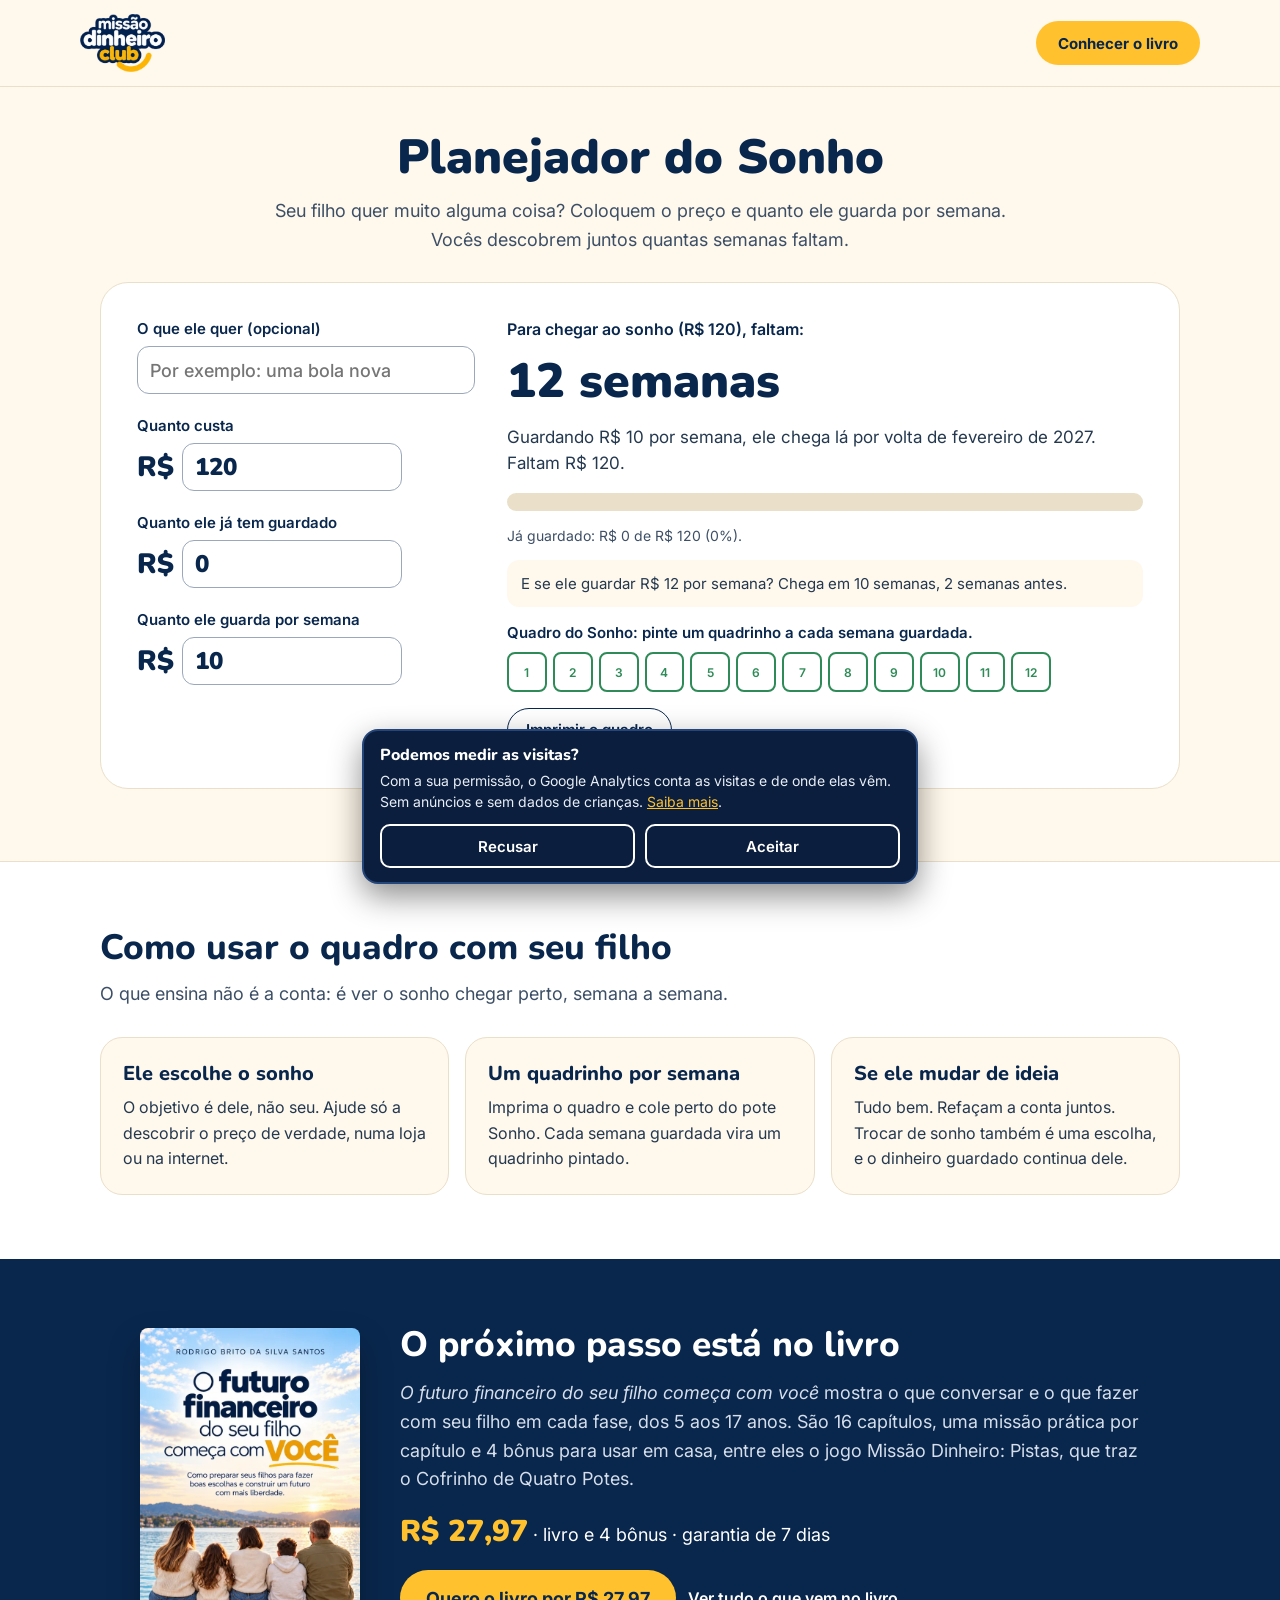
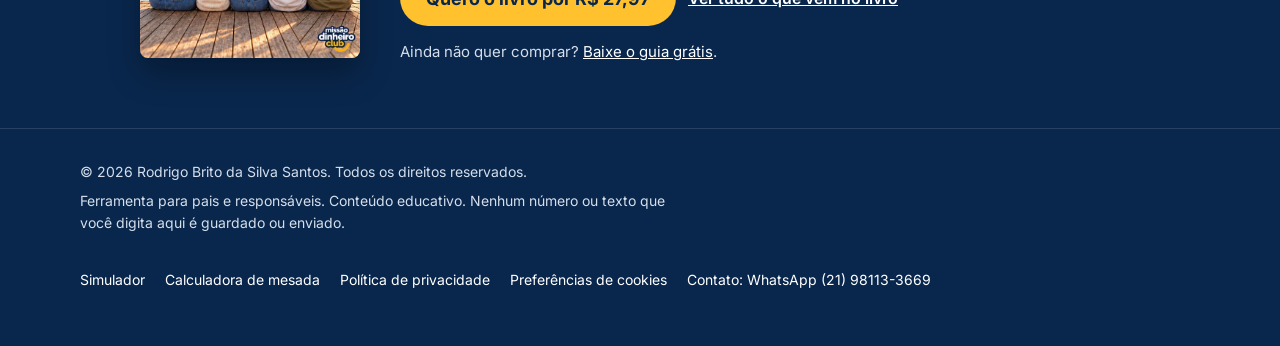
<file: sonho/index.html>
<!doctype html>
<html lang="pt-BR">
<head>
<meta charset="utf-8">
<meta name="viewport" content="width=device-width, initial-scale=1">
<title>Planejador do Sonho | Missão Dinheiro Club</title>
<meta name="description" content="Ferramenta gratuita para pais: veja em quantas semanas seu filho chega ao que ele quer e imprima um quadro para pintar a cada semana.">
<link rel="canonical" href="https://missaodinheiroclub.com.br/sonho/">
<meta property="og:type" content="website">
<meta property="og:locale" content="pt_BR">
<meta property="og:site_name" content="Missão Dinheiro Club">
<meta property="og:url" content="https://missaodinheiroclub.com.br/sonho/">
<meta property="og:title" content="Planejador do Sonho">
<meta property="og:description" content="Em quantas semanas seu filho chega ao que ele quer?">
<meta name="theme-color" content="#09274D">
<link rel="icon" type="image/png" sizes="32x32" href="../livro/assets/favicon-32.png">
<link rel="apple-touch-icon" href="../livro/assets/apple-touch-icon.png">
<link rel="preconnect" href="https://fonts.googleapis.com">
<link rel="preconnect" href="https://fonts.gstatic.com" crossorigin>
<link href="https://fonts.googleapis.com/css2?family=Inter:wght@400;500;600;700&amp;family=Nunito:wght@700;800;900&amp;display=swap" rel="stylesheet">
<link rel="stylesheet" href="../livro/styles.css">
<link rel="stylesheet" href="../ferramentas.css">
<script src="../medicao.js"></script>
</head>
<body>
<div class="pagina">
<a href="#conteudo" class="pular">Pular para o conteúdo</a>

<header class="topo nao-imprimir">
<div>
<a href="../" style="display:inline-flex"><img src="../livro/assets/logo-missao-dinheiro-club.webp" width="85" height="58" alt="Missão Dinheiro Club, página inicial" style="height: 58px; width: auto; display: block"></a>
<a href="#oferta" class="btn-amarelo">Conhecer o livro</a>
</div>
</header>

<main id="conteudo">
<section class="sec">
<div class="larg">
<div class="intro">
<h1>Planejador do Sonho</h1>
<p>Seu filho quer muito alguma coisa? Coloquem o preço e quanto ele guarda por semana. Vocês descobrem juntos quantas semanas faltam.</p>
</div>

<div class="painel">
<form class="ctrl nao-imprimir" onsubmit="return false">
<label class="sim-lbl">O que ele quer (opcional)
<input type="text" id="s-nome" class="campo-texto" maxlength="40" placeholder="Por exemplo: uma bola nova" autocomplete="off"></label>
<label class="sim-lbl">Quanto custa
<span class="campo-reais">R$ <input type="number" id="s-preco" min="1" max="100000" step="1" value="120" inputmode="numeric"></span></label>
<label class="sim-lbl">Quanto ele já tem guardado
<span class="campo-reais">R$ <input type="number" id="s-ja" min="0" max="100000" step="1" value="0" inputmode="numeric"></span></label>
<label class="sim-lbl">Quanto ele guarda por semana
<span class="campo-reais">R$ <input type="number" id="s-semana" min="1" max="10000" step="1" value="10" inputmode="numeric"></span></label>
</form>

<div class="res" aria-live="polite">
<p style="margin: 0; font-size: 16px; font-weight: 600" data-bind="titulo"></p>
<p class="grande-num" style="margin: 0" data-bind="semanas"></p>
<p style="margin: 0; font-size: 17px; line-height: 1.55; color: #24384F" data-bind="quando"></p>
<div class="barra" role="img" data-bind-aria="barraLabel"><div id="s-barra"></div></div>
<p style="margin: 0; font-size: 14px; color: #3D4F66" data-bind="barraTxt"></p>
<p class="dica nao-imprimir" data-bind="alternativa"></p>
<div style="display: flex; flex-direction: column; gap: 10px">
<p style="margin: 0; font-weight: 600; font-size: 15px" data-bind="quadroTit"></p>
<div id="s-quadro" class="quadro" aria-hidden="true"></div>
</div>
<div class="nao-imprimir" style="display: flex; flex-wrap: wrap; gap: 12px">
<button type="button" id="s-imprimir" class="btn-contorno">Imprimir o quadro</button>
</div>
</div>
</div>
</div>
</section>

<section class="sec branco nao-imprimir">
<div class="larg">
<div class="intro esq">
<h2>Como usar o quadro com seu filho</h2>
<p>O que ensina não é a conta: é ver o sonho chegar perto, semana a semana.</p>
</div>
<div class="passos">
<div class="passo"><h3>Ele escolhe o sonho</h3><p>O objetivo é dele, não seu. Ajude só a descobrir o preço de verdade, numa loja ou na internet.</p></div>
<div class="passo"><h3>Um quadrinho por semana</h3><p>Imprima o quadro e cole perto do pote Sonho. Cada semana guardada vira um quadrinho pintado.</p></div>
<div class="passo"><h3>Se ele mudar de ideia</h3><p>Tudo bem. Refaçam a conta juntos. Trocar de sonho também é uma escolha, e o dinheiro guardado continua dele.</p></div>
</div>
</div>
</section>

<section id="oferta" class="oferta nao-imprimir">
<div class="oferta-in">
<img loading="lazy" decoding="async" src="../livro/assets/capa-ebook.webp" width="600" height="900" alt="Capa do livro O futuro financeiro do seu filho começa com você">
<div class="oferta-txt">
<h2>O próximo passo está no livro</h2>
<p><em>O futuro financeiro do seu filho começa com você</em> mostra o que conversar e o que fazer com seu filho em cada fase, dos 5 aos 17 anos. São 16 capítulos, uma missão prática por capítulo e 4 bônus para usar em casa, entre eles o jogo Missão Dinheiro: Pistas, que traz o Cofrinho de Quatro Potes.</p>
<p class="preco"><strong>R$ 27,97</strong> · livro e 4 bônus · garantia de 7 dias</p>
<div class="botoes">
<a href="../livro/#oferta" data-checkout class="btn-amarelo grande">Quero o livro por R$ 27,97</a>
<a href="../livro/" class="link-claro">Ver tudo o que vem no livro</a>
</div>
<p class="guia">Ainda não quer comprar? <a href="../livro/#guia-gratis">Baixe o guia grátis</a>.</p>
</div>
</div>
</section>
</main>

<footer class="rodape nao-imprimir">
<div>
<div class="rodape-txt">
<p>© 2026 Rodrigo Brito da Silva Santos. Todos os direitos reservados.</p>
<p>Ferramenta para pais e responsáveis. Conteúdo educativo. Nenhum número ou texto que você digita aqui é guardado ou enviado.</p>
</div>
<nav aria-label="Rodapé">
<a href="../simulador/">Simulador</a>
<a href="../mesada/">Calculadora de mesada</a>
<a href="../privacidade/">Política de privacidade</a>
<a href="#cookies" data-cookies>Preferências de cookies</a>
<a href="https://wa.me/5521981133669" target="_blank" rel="noopener">Contato: WhatsApp (21) 98113-3669</a>
</nav>
</div>
</footer>
</div>
<script src="../livro/config.js"></script>
<script src="../ferramentas.js"></script>
<script src="sonho.js"></script>
</body>
</html>
</file>
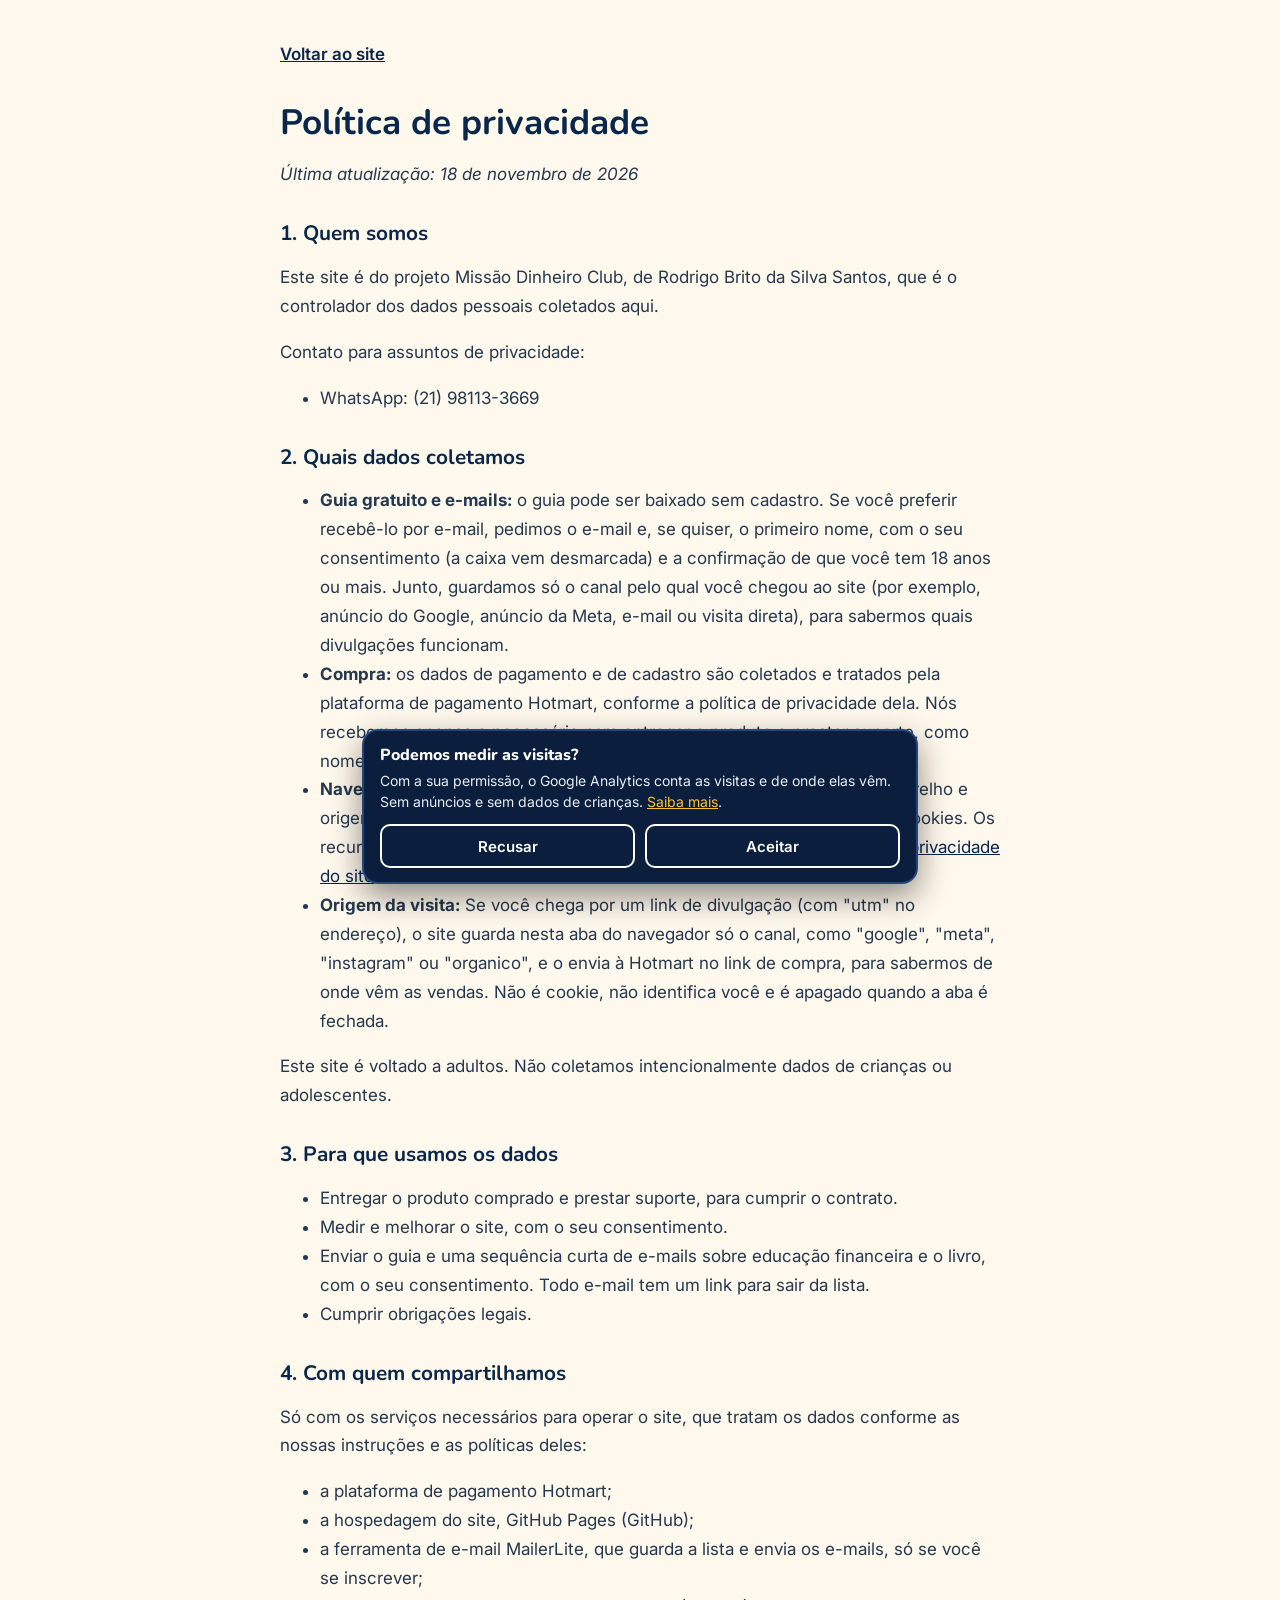
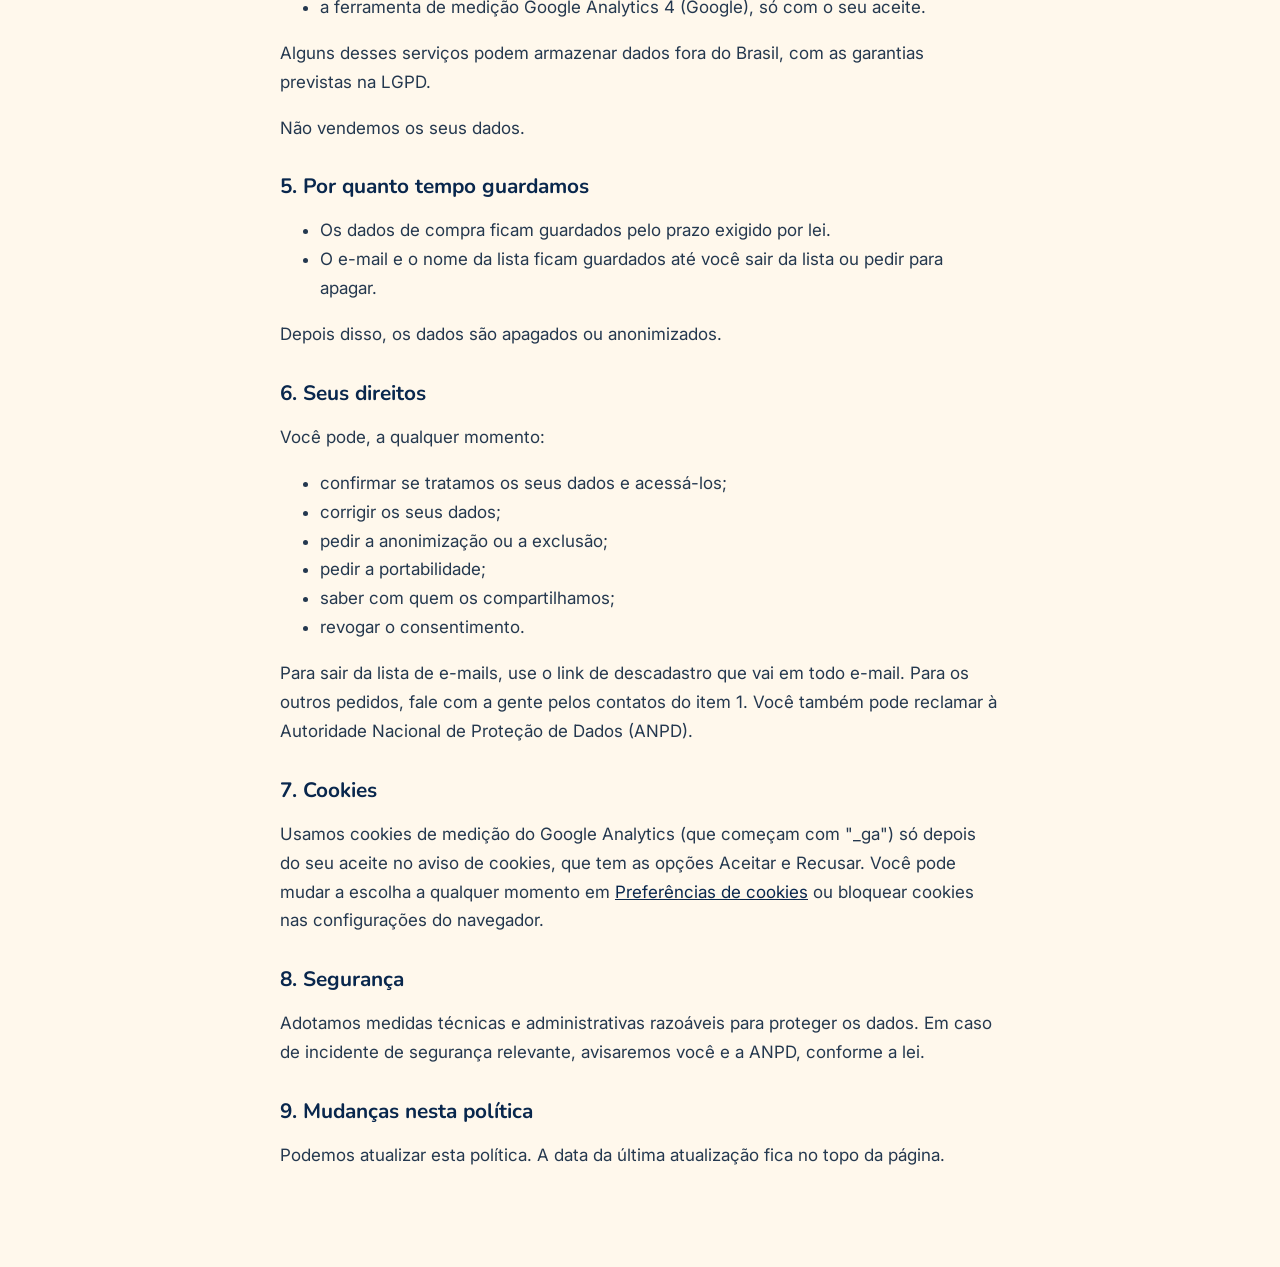
<file: livro/politica-de-privacidade.html>
<!doctype html>
<html lang="pt-BR">
<head>
<meta charset="utf-8">
<meta name="viewport" content="width=device-width, initial-scale=1">
<title>Política de privacidade | Missão Dinheiro Club</title>
<meta name="robots" content="noindex">
<link rel="icon" type="image/png" href="assets/logo-missao-dinheiro-club.png">
<link href="https://fonts.googleapis.com/css2?family=Inter:wght@400;600;700&amp;family=Nunito:wght@800;900&amp;display=swap" rel="stylesheet">
<style>
body{margin:0;background:#FFF8EC;color:#24384F;font:17px/1.7 Inter,system-ui,sans-serif}
main{max-width:720px;margin:0 auto;padding:40px 24px 80px}
h1,h2{font-family:Nunito,sans-serif;color:#09274D;line-height:1.2}
h1{font-size:2.2rem;margin:24px 0 8px} h2{font-size:1.3rem;margin:32px 0 8px}
a{color:#09274D} .aviso{background:#FFC12E;color:#09274D;font-weight:700;padding:12px 16px;border-radius:12px}
.voltar{display:inline-block;margin-bottom:8px;font-weight:600}
</style>
<script src="../medicao.js"></script>
</head>
<body>
<main>
<a class="voltar" href="index.html">Voltar ao site</a>
<h1>Política de privacidade</h1>
<p><em>Última atualização: 18 de novembro de 2026</em></p>
<h2>1. Quem somos</h2>
<p>Este site é do projeto Missão Dinheiro Club, de Rodrigo Brito da Silva Santos, que é o controlador dos dados pessoais coletados aqui.</p>
<p>Contato para assuntos de privacidade:</p>
<ul>
<li>WhatsApp: (21) 98113-3669</li>
</ul>
<h2>2. Quais dados coletamos</h2>
<ul>
<li><strong>Guia gratuito e e-mails:</strong> o guia pode ser baixado sem cadastro. Se você preferir recebê-lo por e-mail, pedimos o e-mail e, se quiser, o primeiro nome, com o seu consentimento (a caixa vem desmarcada) e a confirmação de que você tem 18 anos ou mais. Junto, guardamos só o canal pelo qual você chegou ao site (por exemplo, anúncio do Google, anúncio da Meta, e-mail ou visita direta), para sabermos quais divulgações funcionam.</li>
<li><strong>Compra:</strong> os dados de pagamento e de cadastro são coletados e tratados pela plataforma de pagamento Hotmart, conforme a política de privacidade dela. Nós recebemos apenas o necessário para entregar o produto e prestar suporte, como nome, e-mail e o produto comprado.</li>
<li><strong>Navegação:</strong> dados técnicos e de uso, como páginas visitadas, tipo de aparelho e origem da visita, pelo Google Analytics 4, só se você aceitar no aviso de cookies. Os recursos de anúncios do Google ficam desligados. Detalhes na página de <a href="../privacidade/">privacidade do site</a>.</li>
<li><strong>Origem da visita:</strong> Se você chega por um link de divulgação (com "utm" no endereço), o site guarda nesta aba do navegador só o canal, como "google", "meta", "instagram" ou "organico", e o envia à Hotmart no link de compra, para sabermos de onde vêm as vendas. Não é cookie, não identifica você e é apagado quando a aba é fechada.</li>
</ul>
<p>Este site é voltado a adultos. Não coletamos intencionalmente dados de crianças ou adolescentes.</p>
<h2>3. Para que usamos os dados</h2>
<ul>
<li>Entregar o produto comprado e prestar suporte, para cumprir o contrato.</li>
<li>Medir e melhorar o site, com o seu consentimento.</li>
<li>Enviar o guia e uma sequência curta de e-mails sobre educação financeira e o livro, com o seu consentimento. Todo e-mail tem um link para sair da lista.</li>
<li>Cumprir obrigações legais.</li>
</ul>
<h2>4. Com quem compartilhamos</h2>
<p>Só com os serviços necessários para operar o site, que tratam os dados conforme as nossas instruções e as políticas deles:</p>
<ul>
<li>a plataforma de pagamento Hotmart;</li>
<li>a hospedagem do site, GitHub Pages (GitHub);</li>
<li>a ferramenta de e-mail MailerLite, que guarda a lista e envia os e-mails, só se você se inscrever;</li>
<li>a ferramenta de medição Google Analytics 4 (Google), só com o seu aceite.</li>
</ul>
<p>Alguns desses serviços podem armazenar dados fora do Brasil, com as garantias previstas na LGPD.</p>
<p>Não vendemos os seus dados.</p>
<h2>5. Por quanto tempo guardamos</h2>
<ul>
<li>Os dados de compra ficam guardados pelo prazo exigido por lei.</li>
<li>O e-mail e o nome da lista ficam guardados até você sair da lista ou pedir para apagar.</li>
</ul>
<p>Depois disso, os dados são apagados ou anonimizados.</p>
<h2>6. Seus direitos</h2>
<p>Você pode, a qualquer momento:</p>
<ul>
<li>confirmar se tratamos os seus dados e acessá-los;</li>
<li>corrigir os seus dados;</li>
<li>pedir a anonimização ou a exclusão;</li>
<li>pedir a portabilidade;</li>
<li>saber com quem os compartilhamos;</li>
<li>revogar o consentimento.</li>
</ul>
<p>Para sair da lista de e-mails, use o link de descadastro que vai em todo e-mail. Para os outros pedidos, fale com a gente pelos contatos do item 1. Você também pode reclamar à Autoridade Nacional de Proteção de Dados (ANPD).</p>
<h2>7. Cookies</h2>
<p>Usamos cookies de medição do Google Analytics (que começam com "_ga") só depois do seu aceite no aviso de cookies, que tem as opções Aceitar e Recusar. Você pode mudar a escolha a qualquer momento em <a href="#cookies" data-cookies>Preferências de cookies</a> ou bloquear cookies nas configurações do navegador.</p>
<h2>8. Segurança</h2>
<p>Adotamos medidas técnicas e administrativas razoáveis para proteger os dados. Em caso de incidente de segurança relevante, avisaremos você e a ANPD, conforme a lei.</p>
<h2>9. Mudanças nesta política</h2>
<p>Podemos atualizar esta política. A data da última atualização fica no topo da página.</p>
</main>
</body>
</html>
</file>
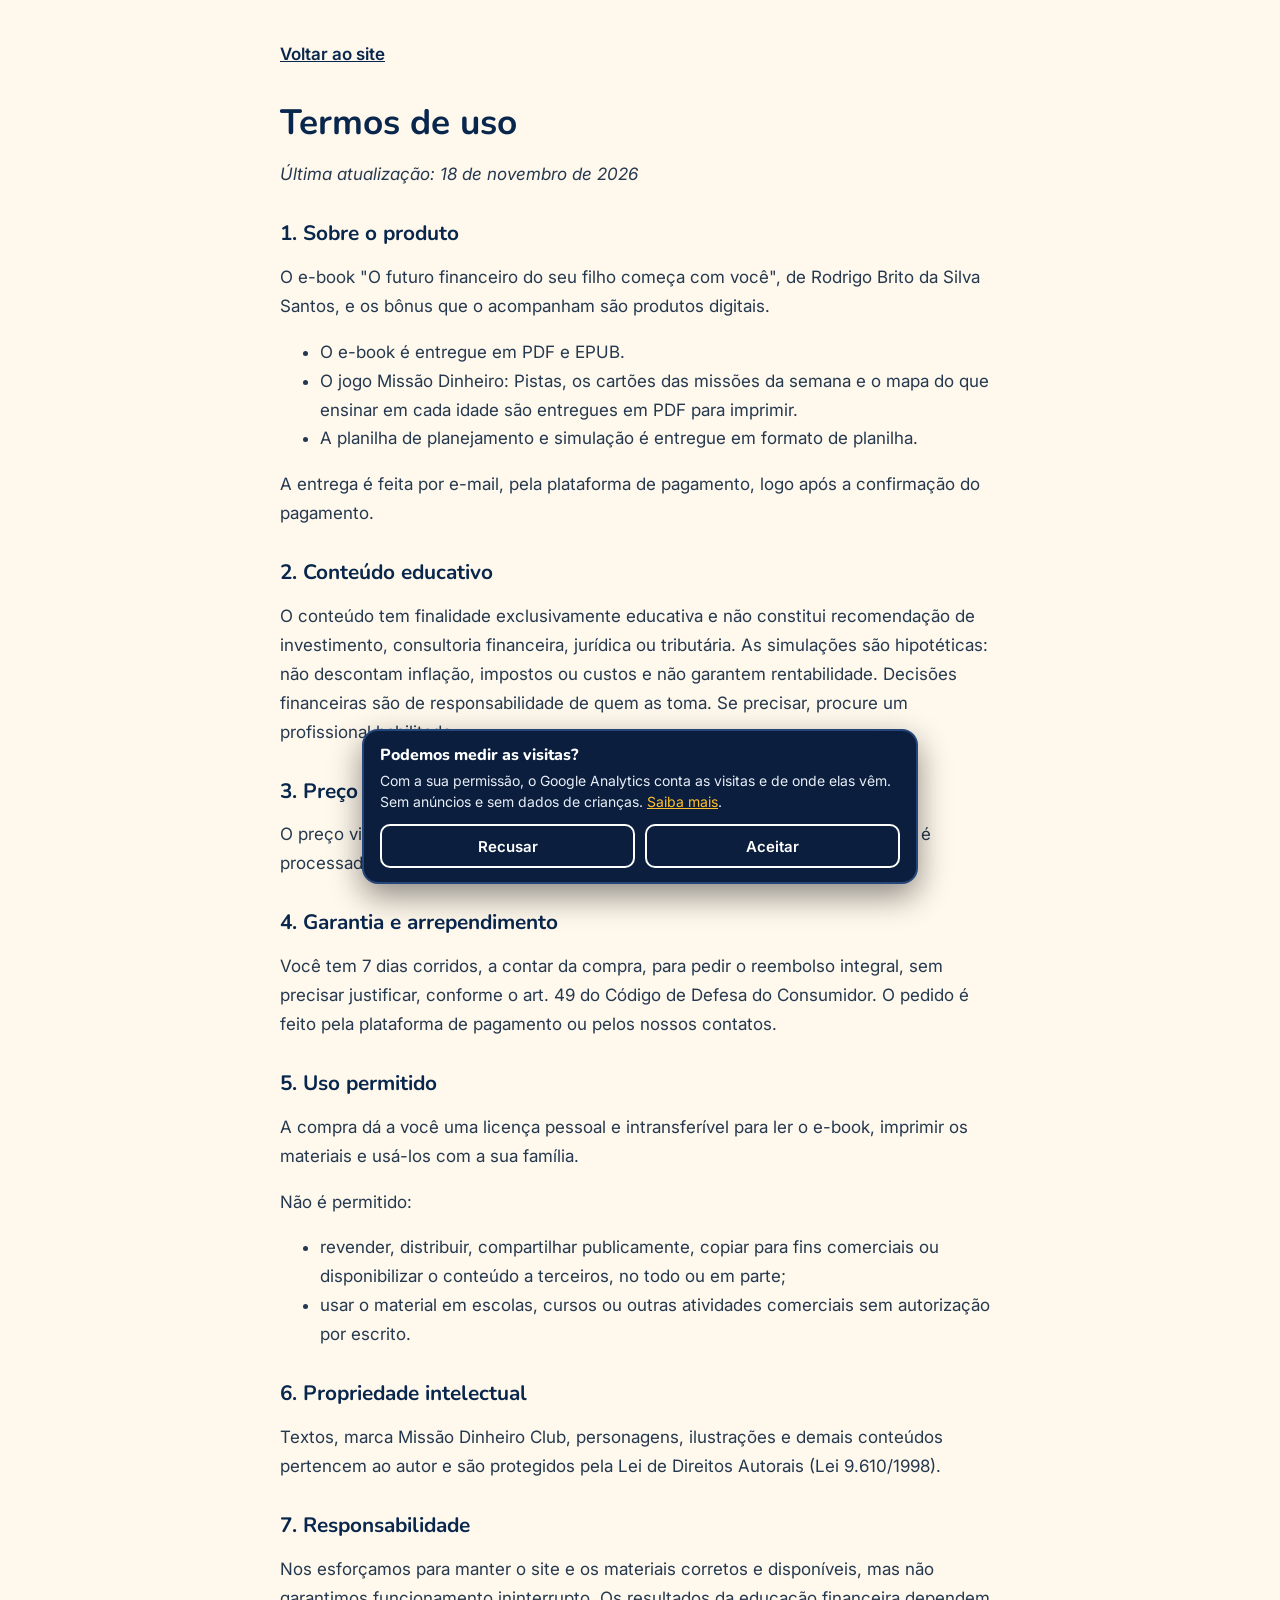
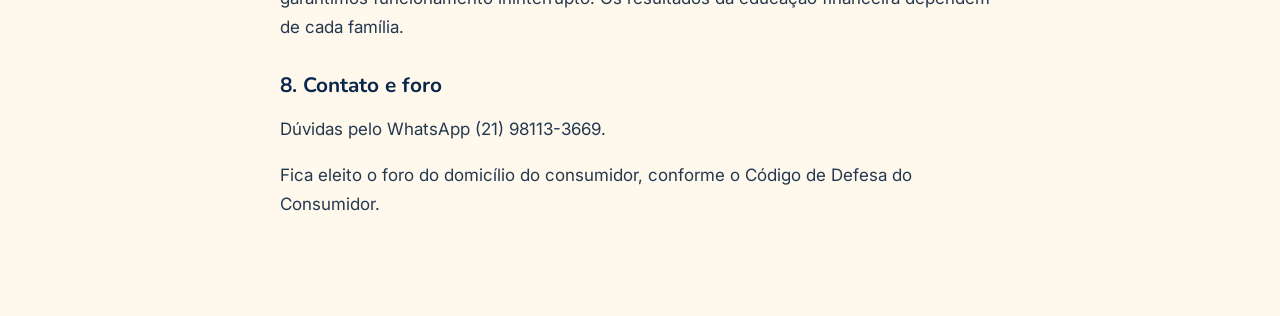
<file: livro/termos-de-uso.html>
<!doctype html>
<html lang="pt-BR">
<head>
<meta charset="utf-8">
<meta name="viewport" content="width=device-width, initial-scale=1">
<title>Termos de uso | Missão Dinheiro Club</title>
<meta name="robots" content="noindex">
<link rel="icon" type="image/png" href="assets/logo-missao-dinheiro-club.png">
<link href="https://fonts.googleapis.com/css2?family=Inter:wght@400;600;700&amp;family=Nunito:wght@800;900&amp;display=swap" rel="stylesheet">
<style>
body{margin:0;background:#FFF8EC;color:#24384F;font:17px/1.7 Inter,system-ui,sans-serif}
main{max-width:720px;margin:0 auto;padding:40px 24px 80px}
h1,h2{font-family:Nunito,sans-serif;color:#09274D;line-height:1.2}
h1{font-size:2.2rem;margin:24px 0 8px} h2{font-size:1.3rem;margin:32px 0 8px}
a{color:#09274D} .aviso{background:#FFC12E;color:#09274D;font-weight:700;padding:12px 16px;border-radius:12px}
.voltar{display:inline-block;margin-bottom:8px;font-weight:600}
</style>
<script src="../medicao.js"></script>
</head>
<body>
<main>
<a class="voltar" href="index.html">Voltar ao site</a>
<h1>Termos de uso</h1>
<p><em>Última atualização: 18 de novembro de 2026</em></p>
<h2>1. Sobre o produto</h2>
<p>O e-book "O futuro financeiro do seu filho começa com você", de Rodrigo Brito da Silva Santos, e os bônus que o acompanham são produtos digitais.</p>
<ul>
<li>O e-book é entregue em PDF e EPUB.</li>
<li>O jogo Missão Dinheiro: Pistas, os cartões das missões da semana e o mapa do que ensinar em cada idade são entregues em PDF para imprimir.</li>
<li>A planilha de planejamento e simulação é entregue em formato de planilha.</li>
</ul>
<p>A entrega é feita por e-mail, pela plataforma de pagamento, logo após a confirmação do pagamento.</p>
<h2>2. Conteúdo educativo</h2>
<p>O conteúdo tem finalidade exclusivamente educativa e não constitui recomendação de investimento, consultoria financeira, jurídica ou tributária. As simulações são hipotéticas: não descontam inflação, impostos ou custos e não garantem rentabilidade. Decisões financeiras são de responsabilidade de quem as toma. Se precisar, procure um profissional habilitado.</p>
<h2>3. Preço e pagamento</h2>
<p>O preço vigente é o informado na página no momento da compra. O pagamento é processado pela plataforma de pagamento, conforme os termos dela.</p>
<h2>4. Garantia e arrependimento</h2>
<p>Você tem 7 dias corridos, a contar da compra, para pedir o reembolso integral, sem precisar justificar, conforme o art. 49 do Código de Defesa do Consumidor. O pedido é feito pela plataforma de pagamento ou pelos nossos contatos.</p>
<h2>5. Uso permitido</h2>
<p>A compra dá a você uma licença pessoal e intransferível para ler o e-book, imprimir os materiais e usá-los com a sua família.</p>
<p>Não é permitido:</p>
<ul>
<li>revender, distribuir, compartilhar publicamente, copiar para fins comerciais ou disponibilizar o conteúdo a terceiros, no todo ou em parte;</li>
<li>usar o material em escolas, cursos ou outras atividades comerciais sem autorização por escrito.</li>
</ul>
<h2>6. Propriedade intelectual</h2>
<p>Textos, marca Missão Dinheiro Club, personagens, ilustrações e demais conteúdos pertencem ao autor e são protegidos pela Lei de Direitos Autorais (Lei 9.610/1998).</p>
<h2>7. Responsabilidade</h2>
<p>Nos esforçamos para manter o site e os materiais corretos e disponíveis, mas não garantimos funcionamento ininterrupto. Os resultados da educação financeira dependem de cada família.</p>
<h2>8. Contato e foro</h2>
<p>Dúvidas pelo WhatsApp (21) 98113-3669.</p>
<p>Fica eleito o foro do domicílio do consumidor, conforme o Código de Defesa do Consumidor.</p>
</main>
</body>
</html>
</file>
<file: styles.css>
/* Página do jogo Missão Dinheiro — versão escura.
   Cores tiradas do próprio jogo (src/estilo.css). */
:root{
  --noite:#0B1E3D;      /* fundo principal */
  --noite2:#0E2547;     /* fundo das seções alternadas (--night do jogo) */
  --card:#132F5A;       /* cartões sobre o fundo escuro */
  --linha:#24467A;      /* bordas sobre o fundo escuro */
  --azul:#09274D;
  --amarelo:#FFC12E; --amarelo-esc:#D9A01C;
  --turquesa:#12B8BB; --rosa:#F35A8B; --roxo:#7966D8;
  --creme:#FFF8EC; --branco:#FFFFFF;
  --texto:#E8EEF7;      /* texto principal no escuro */
  --texto2:#B9C6D9;     /* texto secundário no escuro */
  --titulo:'Nunito',system-ui,sans-serif; --corpo:'Inter',system-ui,sans-serif;
  --raio:20px;
}
*{box-sizing:border-box}
[hidden]{display:none!important}
html{scroll-behavior:smooth}
body{margin:0;background:var(--noite);color:var(--texto);font-family:var(--corpo);font-size:17px;line-height:1.6;-webkit-font-smoothing:antialiased}
img{max-width:100%;height:auto;display:block}
h1,h2,h3{font-family:var(--titulo);line-height:1.1;margin:0;color:var(--branco)}
h2{font-weight:800;font-size:clamp(2rem,4vw,3rem);letter-spacing:-.01em}
h3{font-weight:800;font-size:1.3rem}
p{margin:0}
a{color:var(--amarelo)}

.faixa{max-width:1180px;margin:0 auto;padding:0 24px}
.faixa-estreita{max-width:860px}
.secao{padding:96px 0}
.secao h2{margin-bottom:16px}
.secao-clara{background:var(--noite2)}
.centro{text-align:center;margin-left:auto;margin-right:auto}
.intro{color:var(--texto2);font-size:19px;max-width:60ch;margin-bottom:40px}

/* Botões (16/11/2026): planos, sem relevo; dois níveis (principal amarelo e secundário de contorno) */
.btn{display:inline-flex;align-items:center;justify-content:center;gap:8px;text-align:center;min-height:50px;padding:12px 24px;border-radius:12px;background:var(--amarelo);color:var(--azul);font-family:var(--corpo);font-weight:600;font-size:17px;line-height:1.2;text-decoration:none;border:2px solid var(--amarelo);box-shadow:none;transition:background-color .15s ease,border-color .15s ease,color .15s ease,transform .1s ease;cursor:pointer}
.btn:hover{background:#FFD25C;border-color:#FFD25C;color:var(--azul)}
.btn:active{transform:translateY(1px);background:var(--amarelo-esc);border-color:var(--amarelo-esc)}
.btn-grande{min-height:52px;font-size:18px;padding:12px 28px}
.btn-sm{min-height:44px;padding:8px 18px;font-size:16px}
.btn-fantasma{background:transparent;color:var(--branco);border-color:var(--linha)}
.btn-fantasma:hover{background:rgba(255,255,255,.06);border-color:var(--texto2);color:var(--branco)}
.btn-fantasma:active{background:rgba(255,255,255,.1);border-color:var(--texto2)}
.btn-escuro{background:var(--azul);border-color:var(--azul);color:var(--branco)}
.btn-escuro:hover{background:#0F3466;border-color:#0F3466;color:var(--branco)}
.btn-link{background:none;border:none;padding:12px 4px;min-height:44px;font:inherit;font-weight:600;color:var(--texto2);text-decoration:underline;cursor:pointer}

/* Acessibilidade */
:focus-visible{outline:3px solid var(--amarelo);outline-offset:3px}
.fundadoras :focus-visible{outline-color:var(--azul)}
.pular{position:absolute;left:16px;top:-80px;z-index:20;background:var(--amarelo);color:var(--azul);padding:12px 20px;border-radius:999px;font-weight:700;text-decoration:none}
.pular:focus{top:12px}

/* Topo */
.topo{position:relative;z-index:5}
.topo-in{display:flex;align-items:center;justify-content:space-between;gap:16px;padding-top:14px;padding-bottom:14px}
.logo{height:58px;width:auto}

/* ===== Primeira dobra: título no alto e a turma inteira em fila ===== */
.hero{position:relative;overflow:hidden;padding:20px 0 0;height:calc(100svh - 86px);min-height:640px;max-height:980px;display:flex;align-items:stretch;
  background:radial-gradient(1200px 520px at 50% 108%,rgba(255,193,46,.20),transparent 62%),var(--noite)}
.hero-in{display:flex;flex-direction:column;align-items:center;text-align:center;width:100%;height:100%}
.hero-texto{display:flex;flex-direction:column;align-items:center;max-width:860px}
h1{font-weight:800;font-size:clamp(2.7rem,7.2vw,5.6rem);line-height:.98;letter-spacing:-.02em;text-wrap:balance}
.hero-sub{margin-top:18px;font-size:clamp(1.08rem,2vw,1.35rem);color:var(--texto2);max-width:44ch}
.hero-botoes{display:flex;flex-wrap:wrap;justify-content:center;gap:14px;margin-top:28px}
.selos{list-style:none;padding:0;margin:22px 0 0;display:flex;flex-wrap:wrap;justify-content:center;gap:8px 20px;font-size:15px;font-weight:600;color:var(--texto2)}
.selos li{display:inline-flex;align-items:center;gap:8px}
.selos li::before{content:"";width:18px;height:18px;flex:none;border-radius:50%;background:var(--turquesa) url("data:image/svg+xml,%3Csvg xmlns='http://www.w3.org/2000/svg' viewBox='0 0 24 24' fill='none' stroke='%230B1E3D' stroke-width='3.4' stroke-linecap='round' stroke-linejoin='round'%3E%3Cpath d='M6 12.5l4 4 8-9'/%3E%3C/svg%3E") center/12px no-repeat}

/* A turma em pé. Altura em % do palco e largura automática: as imagens nunca se deformam.
   Adultos atrás, crianças na frente, o Tiko no centro. */
.palco{position:relative;width:100%;max-width:1040px;flex:1 1 0;min-height:240px;margin-top:12px}
.palco .p{position:absolute;bottom:18px;width:auto;max-width:none;transform:translateX(-50%);filter:drop-shadow(0 18px 18px rgba(0,0,0,.35))}
.p-natty   {left:9%;height:96%;z-index:1}
.p-vinicius{left:22%;height:93%;z-index:2}
.p-caio    {left:34%;height:88%;z-index:3}
.p-bia     {left:44%;height:70%;z-index:4}
.p-tiko    {left:54%;height:46%;z-index:5;bottom:10px!important}
.p-mel     {left:65%;height:80%;z-index:3}
.p-leticia {left:78%;height:92%;z-index:2}
.p-rodrigo {left:91%;height:100%;z-index:1}
.chao{position:absolute;left:4%;right:4%;bottom:0;height:46px;border-radius:50%;background:radial-gradient(closest-side,rgba(255,193,46,.55),rgba(255,193,46,0));z-index:0}
.brilho{position:absolute;inset:auto 0 0 0;height:70%;background:radial-gradient(closest-side,rgba(18,184,187,.18),transparent);z-index:0}
/* O momento de destaque: Sementes flutuando devagar */
.m{position:absolute;width:44px;height:44px;z-index:6;animation:flutua 5s ease-in-out 1}
.m1{left:3%;top:18%}.m2{left:18%;top:2%;width:30px;height:30px;animation-delay:-1.5s}
.m3{right:4%;top:10%;animation-delay:-3s}.m4{right:20%;top:-4%;width:28px;height:28px;animation-delay:-2s}
.m5{left:50%;top:-10%;width:34px;height:34px;animation-delay:-4s}
@keyframes flutua{0%,100%{transform:translateY(0) rotate(0)}50%{transform:translateY(-14px) rotate(12deg)}}
.hero-texto{animation:entra .7s ease-out both}
@keyframes entra{from{opacity:0;transform:translateY(16px)}to{opacity:1;transform:none}}
@media (max-width:640px){
  .hero{height:auto;min-height:0;max-height:none}
  .palco{flex:none;height:78vw;min-height:0;margin-top:20px}
  .p-natty{left:11%}.p-rodrigo{left:88%}
  .hero-botoes .btn{width:100%}
  .m{width:30px;height:30px}
}

/* ===== Conheça a turma ===== */
.turma{list-style:none;padding:0;margin:0;display:grid;grid-template-columns:repeat(auto-fit,minmax(150px,1fr));gap:16px}
.turma li{background:var(--card);border:1px solid var(--linha);border-radius:var(--raio);padding:20px 14px 18px;display:flex;flex-direction:column;align-items:center;text-align:center;gap:4px;transition:transform .15s ease,border-color .15s ease}
.turma li:hover{transform:translateY(-2px);border-color:var(--c)}
.turma img{width:96px;height:96px;border-radius:50%;object-fit:cover;border:4px solid var(--c);background:var(--branco);margin-bottom:10px}
.turma strong{font-family:var(--titulo);font-weight:800;font-size:19px;color:var(--branco)}
.turma span{font-size:15px;color:var(--texto2);line-height:1.35}
@media (min-width:1000px){.turma{grid-template-columns:repeat(8,1fr)}}

/* ===== Episódio 1 ===== */
.video{position:relative;aspect-ratio:16/9;border-radius:24px;overflow:hidden;background:var(--azul);box-shadow:0 24px 48px rgba(0,0,0,.4);border:1px solid var(--linha)}
.video iframe{position:absolute;inset:0;width:100%;height:100%;border:0}
.video-capa{position:absolute;inset:0;width:100%;height:100%;border:0;padding:0;cursor:pointer;background:radial-gradient(closest-side,#183B70,var(--azul));display:flex;flex-direction:column;align-items:center;justify-content:center;gap:14px;color:var(--branco)}
.video-capa img{width:min(46%,300px);transition:transform .3s ease}
.video-capa:hover img{transform:scale(1.03)}
.video-titulo{font-family:var(--titulo);font-weight:800;font-size:clamp(1.2rem,3vw,1.8rem)}
.video-play{position:absolute;width:78px;height:78px;border-radius:50%;background:var(--amarelo);box-shadow:0 5px 0 var(--amarelo-esc);top:50%;left:50%;transform:translate(-50%,-90%)}
.video-play::after{content:"";position:absolute;left:31px;top:23px;border-style:solid;border-width:16px 0 16px 26px;border-color:transparent transparent transparent var(--azul)}
.video-nota{margin-top:14px;font-size:14px;color:var(--texto2)}

/* ===== Experimente: a tela do jogo, em HTML ===== */
.demo-in{display:grid;grid-template-columns:1fr;gap:40px;align-items:center}
.demo-txt p{color:var(--texto2);font-size:19px;max-width:42ch;margin-top:4px}
.celular{width:min(100%,380px);margin:0 auto;padding:14px;border-radius:44px;background:#050F21;box-shadow:0 30px 60px rgba(0,0,0,.45),inset 0 0 0 2px var(--linha)}
.demo{background:var(--creme);color:var(--azul);border-radius:32px;padding:18px 18px 22px;min-height:560px;display:flex;flex-direction:column;gap:16px}
.demo-status{display:flex;align-items:center;gap:12px;font-weight:800;color:#8C9BAB}
.demo-prog{flex:1;height:14px;border-radius:999px;background:#E7DFCF;overflow:hidden}
.demo-prog i{display:block;height:100%;width:40%;background:var(--turquesa);border-radius:999px;transition:width .3s ease}
.demo-sementes{display:inline-flex;align-items:center;gap:4px;color:var(--azul)}
.demo-sementes svg{width:22px;height:22px}
.demo-topo{display:flex;gap:12px;align-items:flex-start}
.demo-guia{width:64px;height:64px;border-radius:50%;object-fit:cover;border:3px solid #E2675A;flex:none;background:#fff}
.demo-q{background:var(--branco);border:2px solid #EADFC9;border-radius:18px;padding:14px 16px;font-family:var(--titulo);font-weight:800;font-size:18px;line-height:1.35;position:relative}
.demo-opcoes{display:grid;gap:10px}
.demo-opcoes button{font:inherit;font-weight:600;font-size:19px;min-height:58px;border-radius:16px;border:2px solid #EADFC9;background:var(--branco);color:var(--azul);box-shadow:0 4px 0 #EADFC9;cursor:pointer;transition:transform .1s ease,box-shadow .1s ease}
.demo-opcoes button:hover{border-color:#CDBFA6}
.demo-opcoes button:active{transform:translateY(4px);box-shadow:none}
.demo-opcoes button.certa{background:#E3F6EA;border-color:#2E8B57;box-shadow:0 4px 0 #2E8B57;color:#1D6B40}
.demo-opcoes button.errada{background:#FDECE7;border-color:#C8462F;box-shadow:0 4px 0 #C8462F;color:#9E3422}
.demo-opcoes button:disabled{cursor:default}
.demo-retorno{background:var(--branco);border-radius:18px;padding:16px;display:flex;flex-direction:column;gap:10px;border-left:6px solid var(--turquesa)}
.demo-retorno.erro{border-left-color:#C8462F}
.demo-veredito{font-family:var(--titulo);font-weight:800;font-size:20px}
.demo-retorno .btn{align-self:stretch}
@media (min-width:900px){.demo-in{grid-template-columns:minmax(0,1fr) 380px;gap:72px}}

/* ===== Como funciona: a trilha ===== */
.trilha{list-style:none;padding:0;margin:40px auto 0;max-width:860px;position:relative}
.trilha::before{content:"";position:absolute;left:31px;top:20px;bottom:20px;width:6px;border-radius:6px;background:repeating-linear-gradient(var(--linha) 0 14px,transparent 14px 26px)}
.no{position:relative;display:flex;gap:24px;padding:0 0 36px}
.no:last-child{padding-bottom:0}
.bola{flex:none;width:68px;height:68px;border-radius:50%;background:var(--amarelo);color:var(--azul);font-family:var(--titulo);font-weight:800;font-size:28px;display:flex;align-items:center;justify-content:center;box-shadow:0 6px 0 var(--amarelo-esc);position:relative;z-index:1}
.no-txt{flex:1;min-width:0;padding-top:12px}
.no-txt h3{font-size:1.5rem;margin-bottom:6px}
.no-txt>p{color:var(--texto2);max-width:60ch}
.trilhas{list-style:none;padding:0;margin:16px 0 0;display:grid;grid-template-columns:repeat(auto-fit,minmax(min(140px,100%),1fr));gap:12px}
.trilhas li{background:var(--card);border:1px solid var(--linha);border-top:5px solid var(--c);border-radius:16px;padding:14px;display:flex;flex-direction:column;gap:2px}
.trilhas img{width:52px;height:52px;border-radius:50%;object-fit:cover;background:#fff;margin-bottom:8px;border:3px solid var(--c)}
.trilhas strong{font-family:var(--titulo);font-weight:800;font-size:18px;color:var(--branco)}
.trilhas span{font-size:15px;color:var(--texto2);line-height:1.4}
.potes{display:flex;gap:14px;margin-top:18px;flex-wrap:wrap}
.pote{width:84px;display:flex;flex-direction:column;align-items:center;gap:8px}
.pote i{display:block;width:64px;height:84px;border-radius:12px 12px 20px 20px;border:3px solid var(--c);position:relative;overflow:hidden;background:rgba(255,255,255,.04)}
.pote i::after{content:"";position:absolute;left:0;right:0;bottom:0;height:var(--n);background:var(--c);opacity:.85}
.pote b{font-size:14px;font-weight:700;color:var(--texto)}
.extra{display:flex;align-items:center;gap:16px;margin:40px auto 0;max-width:860px;color:var(--texto2);background:var(--card);border:1px solid var(--linha);border-radius:var(--raio);padding:16px 20px}
.extra img{width:64px;height:64px;flex:none}
.extra strong{color:var(--branco)}

/* ===== Teste para os pais ===== */
.teste{background:var(--card);border:1px solid var(--linha);border-radius:28px;padding:clamp(22px,4vw,40px)}
.teste-barra{height:14px;border-radius:999px;background:var(--noite);overflow:hidden;margin-bottom:28px}
.teste-barra span{display:block;height:100%;width:0;background:var(--turquesa);border-radius:999px;transition:width .25s ease}
.teste fieldset{border:none;margin:0;padding:0;min-width:0}
.teste legend{padding:0;font-family:var(--titulo);font-weight:800;font-size:clamp(1.3rem,2.6vw,1.7rem);line-height:1.25;color:var(--branco);margin-bottom:20px;display:flex;flex-direction:column;gap:6px}
.teste-n{font-family:var(--corpo);font-weight:600;font-size:15px;color:var(--texto2)}
.teste-opcoes{display:grid;gap:12px}
.teste-opcoes button{font:inherit;font-weight:600;font-size:18px;text-align:left;min-height:60px;padding:14px 20px;border-radius:16px;border:2px solid var(--linha);background:var(--noite2);color:var(--branco);box-shadow:0 4px 0 var(--linha);cursor:pointer;transition:transform .1s ease,box-shadow .1s ease,border-color .1s ease}
.teste-opcoes button:hover{border-color:var(--turquesa)}
.teste-opcoes button:active{transform:translateY(4px);box-shadow:none}
.teste-opcoes button[aria-pressed="true"]{border-color:var(--amarelo)}
.teste-nav{min-height:44px;margin-top:10px}
.teste-resultado{text-align:center;display:flex;flex-direction:column;align-items:center;gap:12px}
.teste-resultado:focus{outline:none}
.teste-resultado img{width:200px}
.teste-rotulo{font-size:15px;font-weight:600;color:var(--texto2)}
.teste-resultado h3{font-size:clamp(1.8rem,3.6vw,2.4rem);font-weight:800;color:var(--amarelo)}
.teste-resultado>p{max-width:52ch;color:var(--texto2)}
.dica{background:var(--noite2);border-left:6px solid var(--amarelo);border-radius:0 14px 14px 0;padding:16px 20px;text-align:left;max-width:560px;width:100%;margin:6px 0 10px}
.dica strong{color:var(--branco)}
.dica p{margin-top:4px;color:var(--texto)}
.nota{font-size:14px;color:var(--texto2)}

/* ===== O que você não vai encontrar ===== */
.sem{list-style:none;padding:0;margin:40px auto 0;max-width:980px;display:grid;grid-template-columns:repeat(auto-fit,minmax(260px,1fr));gap:14px}
.sem li{display:flex;align-items:center;gap:14px;background:var(--card);border:1px solid var(--linha);border-radius:16px;padding:18px 20px;font-family:var(--titulo);font-weight:800;font-size:19px;color:var(--branco)}
.sem li::before{content:"";flex:none;width:34px;height:34px;border-radius:50%;background:var(--rosa) url("data:image/svg+xml,%3Csvg xmlns='http://www.w3.org/2000/svg' viewBox='0 0 24 24' fill='none' stroke='white' stroke-width='3.2' stroke-linecap='round'%3E%3Cpath d='M7 7l10 10M17 7L7 17'/%3E%3C/svg%3E") center/16px no-repeat}
.fecho{margin-top:36px;font-family:var(--titulo);font-weight:800;font-size:clamp(1.2rem,2.4vw,1.6rem);color:var(--amarelo);max-width:40ch}

/* ===== Famílias fundadoras: o único bloco amarelo ===== */
.fundadoras{background:var(--amarelo);color:var(--azul);padding:88px 0 0;overflow:hidden}
.fundadoras h2{color:var(--azul);margin-bottom:12px}
.fundadoras-in{display:grid;grid-template-columns:1fr;gap:24px;align-items:end}
.fundadoras-txt{padding-bottom:88px}
.fundadoras-txt>p{font-size:19px;max-width:48ch;color:#1B3150}
.fundadoras-txt .vagas{font-size:16px;max-width:none;color:var(--branco);}
.vagas{display:inline-flex;align-items:center;gap:12px;background:var(--azul);color:var(--branco);border-radius:999px;padding:8px 20px 8px 10px;margin-bottom:20px;font-weight:700}
.vagas strong{display:inline-flex;align-items:center;justify-content:center;width:46px;height:46px;border-radius:50%;background:var(--amarelo);color:var(--azul);font-family:var(--titulo);font-weight:800;font-size:22px}
.ganha{list-style:none;padding:0;margin:20px 0 30px;display:flex;flex-direction:column;gap:10px;font-weight:700}
.ganha li{display:flex;gap:10px;align-items:center}
.ganha li::before{content:"";width:22px;height:22px;flex:none;border-radius:50%;background:var(--azul) url("data:image/svg+xml,%3Csvg xmlns='http://www.w3.org/2000/svg' viewBox='0 0 24 24' fill='none' stroke='%23FFC12E' stroke-width='3.2' stroke-linecap='round' stroke-linejoin='round'%3E%3Cpath d='M6 12.5l4 4 8-9'/%3E%3C/svg%3E") center/13px no-repeat}
.fundadoras-turma{display:flex;align-items:flex-end;justify-content:center;gap:0;height:320px;overflow:hidden;max-width:100%}
.fundadoras-turma img{height:100%;width:auto;max-width:none}
.fundadoras-turma img+img{height:82%;margin-left:-30px}
@media (min-width:860px){.fundadoras-in{grid-template-columns:1fr auto}.fundadoras-turma{height:420px}}
@media (max-width:640px){.fundadoras .btn{width:100%}}

/* ===== Quem criou ===== */
.autor{display:flex;flex-wrap:wrap;gap:32px;align-items:center}
.autor>div{flex:1 1 320px;min-width:0}
.autor h2{margin-bottom:12px}
.autor p{color:var(--texto2);max-width:56ch;font-size:18px}
.autor-foto{width:180px;height:180px;border-radius:50%;object-fit:cover;object-position:50% 22%;border:6px solid var(--amarelo);flex:none}
.livro{display:inline-flex;align-items:center;gap:14px;margin-top:20px;padding:12px 18px 12px 12px;background:var(--card);border:1px solid var(--linha);border-radius:16px;text-decoration:none;color:var(--branco);font-weight:600;line-height:1.4;max-width:480px;transition:transform .15s ease,border-color .15s ease}
.livro:hover{transform:translateY(-2px);border-color:var(--amarelo);color:var(--branco)}
.livro img{width:52px;height:auto;border-radius:4px;flex:none}

/* ===== Perguntas frequentes ===== */
.faq-lista{display:flex;flex-direction:column;gap:12px;margin-top:32px}
.faq{background:var(--card);border:1px solid var(--linha);border-radius:16px;padding:14px 22px}
.faq summary{cursor:pointer;list-style:none;display:flex;align-items:center;justify-content:space-between;gap:16px;min-height:44px;font-family:var(--titulo);font-weight:800;font-size:19px;color:var(--branco)}
.faq summary::-webkit-details-marker{display:none}
.faq summary::after{content:"+";flex:none;width:32px;height:32px;border-radius:50%;background:var(--noite);color:var(--amarelo);display:flex;align-items:center;justify-content:center;font-size:22px;line-height:1}
.faq[open] summary::after{content:"–"}
.faq p{margin:6px 0 6px;color:var(--texto2)}

/* ===== Fechamento ===== */
.fechamento{text-align:center;background:radial-gradient(900px 400px at 50% 0%,rgba(18,184,187,.16),transparent 70%),var(--noite)}
.fechamento .faixa{display:flex;flex-direction:column;align-items:center;gap:16px}
.fechamento h2{margin-bottom:0;font-size:clamp(2.4rem,5vw,3.6rem)}
.fechamento p{color:var(--texto2);font-size:19px;margin-bottom:10px}
.rostos{display:flex;justify-content:center;margin-bottom:10px}
.rostos img{width:clamp(44px,13vw,72px);height:clamp(44px,13vw,72px);border-radius:50%;object-fit:cover;background:#fff;border:4px solid var(--noite);margin-left:-14px}
.rostos img:first-child{margin-left:0}

/* ===== Rodapé ===== */
.rodape{background:#071430;color:var(--texto2);padding:40px 0;font-size:15px}
.rodape-in{display:flex;flex-direction:column;gap:6px}
.rodape nav{display:flex;flex-wrap:wrap;gap:4px 24px;margin-top:8px}
.rodape a{color:var(--branco);display:inline-flex;align-items:center;min-height:44px}

@media (prefers-reduced-motion: reduce){
  *{animation:none!important;transition:none!important;scroll-behavior:auto!important}
}

@media (min-width:1000px){
  .hero-in{flex-direction:row;align-items:stretch;text-align:left;gap:24px}
  .hero-texto{align-items:flex-start;justify-content:center;flex:0 0 46%;padding-bottom:40px}
  .hero-botoes,.selos{justify-content:flex-start}
  .palco{flex:1 1 auto;margin-top:0;min-height:0;max-width:none}
  .p-natty   {left:14%;height:84%}
  .p-vinicius{left:27%;height:81%}
  .p-caio    {left:38%;height:77%}
  .p-bia     {left:47%;height:61%}
  .p-tiko    {left:57%;height:40%}
  .p-mel     {left:66%;height:70%}
  .p-leticia {left:77%;height:80%}
  .p-rodrigo {left:89%;height:87%}
}

/* ===== Faixa "por que é diferente", logo depois do topo ===== */
.diferente{background:var(--azul);border-top:1px solid var(--linha);border-bottom:1px solid var(--linha);padding:28px 0}
.dif-lista{list-style:none;padding:0;margin:0;display:grid;grid-template-columns:1fr;gap:18px}
.dif-lista li{display:flex;flex-direction:column;gap:2px;padding-left:44px;position:relative}
.dif-lista li::before{content:"";position:absolute;left:0;top:2px;width:30px;height:30px;border-radius:50%;background:var(--amarelo) url("data:image/svg+xml,%3Csvg xmlns='http://www.w3.org/2000/svg' viewBox='0 0 24 24' fill='none' stroke='%2309274D' stroke-width='3.2' stroke-linecap='round' stroke-linejoin='round'%3E%3Cpath d='M6 12.5l4 4 8-9'/%3E%3C/svg%3E") center/16px no-repeat}
.dif-lista strong{font-family:var(--titulo);font-weight:800;font-size:19px;color:var(--branco)}
.dif-lista span{color:var(--texto2);font-size:16px;line-height:1.45}
@media (min-width:860px){.dif-lista{grid-template-columns:repeat(3,1fr);gap:32px}}
@media (min-width:1000px){h1{font-size:clamp(2.6rem,4.6vw,4.4rem)}}
@media (max-width:640px){
  h1{font-size:2.35rem}
  .selos{display:grid;grid-template-columns:1fr 1fr;gap:8px 12px;text-align:left;font-size:14px}
  .m2,.m4,.m5{top:6%}
}
</file>
<file: home.css>
/* Casa do Missão Dinheiro Club (briefing de 17/11/2026). Complementa styles.css.
   Sistema: conteúdo até 1120px; seções com 88px (desktop) e 56px (celular);
   cantos de 12px nos botões e 16px nos painéis; imagens sempre em painel de mesma cor e mesmo canto. */

.faixa{max-width:1120px}
.secao{padding:88px 0}
@media (max-width:640px){.secao{padding:56px 0}}
h2{font-size:clamp(1.8rem,3.4vw,2.6rem);line-height:1.15;text-wrap:balance}
h3{text-wrap:balance}

/* Link de texto (ação secundária) */
.link-texto{display:inline-flex;align-items:center;min-height:44px;color:var(--branco);font-weight:600;text-decoration:underline;text-decoration-color:rgba(255,255,255,.4);text-underline-offset:5px;text-decoration-thickness:2px;transition:text-decoration-color .15s ease,color .15s ease}
.link-texto:hover{color:var(--amarelo);text-decoration-color:var(--amarelo)}

/* Selo de disponibilidade */
.selo{display:inline-flex;align-self:flex-start;padding:4px 12px;border-radius:999px;background:rgba(255,255,255,.08);color:var(--texto2);font-size:14px;font-weight:600;line-height:1.4}
.selo-dev{background:rgba(121,102,216,.2);color:#D9D2FF}

/* ===== Cabeçalho leve ===== */
.topo-in{padding-top:12px;padding-bottom:12px}
.logo{height:52px}
.logo-link{display:inline-flex;border-radius:12px}
.menu{display:none;gap:4px}
.menu a{color:var(--texto);text-decoration:none;font-weight:600;font-size:16px;padding:10px 14px;border-radius:10px;min-height:44px;display:inline-flex;align-items:center;transition:background-color .15s ease,color .15s ease}
.menu a:hover{background:rgba(255,255,255,.06);color:var(--branco)}
.menu-botao{display:none}
@media (min-width:900px){.menu{display:flex}.menu-fechar{display:none}}
@media (max-width:899px){
  .menu-botao{display:inline-flex;align-items:center;justify-content:center;width:48px;height:48px;border-radius:12px;border:2px solid var(--linha);background:transparent;color:var(--branco);cursor:pointer}
  .menu-botao svg{width:24px;height:24px}
  .menu.aberto{display:flex;position:fixed;inset:0;z-index:50;flex-direction:column;justify-content:center;align-items:center;gap:8px;background:var(--noite)}
  .menu.aberto a{font-size:24px;font-family:var(--titulo);font-weight:800;padding:14px 24px}
  .menu-fechar{position:absolute;top:14px;right:16px}
  .menu:not(.aberto) .menu-fechar{display:none}
}

/* ===== Abertura ===== */
.hero h1{font-size:clamp(2.2rem,5.6vw,3.6rem);line-height:1.04}
.hero .hero-sub{font-size:clamp(1.05rem,1.6vw,1.2rem);max-width:46ch;margin-top:16px}
.hero-acoes{display:flex;flex-wrap:wrap;align-items:center;justify-content:center;gap:8px 24px;margin-top:28px}
.palco .p{filter:drop-shadow(0 12px 12px rgba(0,0,0,.3))}
@media (min-width:1000px){
  .hero{height:calc(100svh - 76px);min-height:600px;max-height:820px}
  .hero-texto{flex:0 0 44%}
  .hero-acoes{justify-content:flex-start}
}
@media (max-width:640px){
  .hero-acoes{flex-direction:column;align-items:stretch;gap:4px}
  .hero-acoes .btn{width:100%}
  .hero-acoes .link-texto{justify-content:center}
  .palco{height:66vw;margin-top:12px}
}

/* ===== Faixa de identificação ===== */
.conversa{background:var(--azul);padding:56px 0}
.conversa-in{display:grid;grid-template-columns:1fr;gap:28px;align-items:center}
.conversa h2{font-size:clamp(1.6rem,3vw,2.2rem);margin-bottom:12px}
.conversa-txt p{color:var(--texto2);font-size:18px;max-width:56ch}
.falas ul{list-style:none;margin:0;padding:0;display:flex;flex-wrap:wrap;gap:10px}
.falas li{background:var(--creme);color:var(--azul);font-family:var(--titulo);font-weight:800;font-size:18px;padding:10px 16px;border-radius:16px 16px 16px 4px}
.falas-fecho{margin-top:14px;color:var(--amarelo);font-weight:600}
@media (min-width:900px){.conversa-in{grid-template-columns:1.25fr 1fr;gap:56px}}

/* ===== Cabeça das seções ===== */
.sec-cabeca{max-width:720px;margin:0 auto 48px;text-align:center}
.sec-cabeca p{color:var(--texto2);font-size:18px;margin-top:12px}

/* ===== Experiências: blocos de imagem e texto alternados ===== */
.exp{display:grid;grid-template-columns:1fr;gap:24px 56px;align-items:center;padding:40px 0;border-top:1px solid rgba(255,255,255,.08)}
.exp:first-of-type{border-top:none;padding-top:0}
.exp-visual{border-radius:16px;background:var(--noite2);aspect-ratio:4/3;display:flex;align-items:center;justify-content:center;overflow:hidden;padding:28px}
.exp-txt{display:flex;flex-direction:column;gap:12px}
.exp-txt h3{font-size:clamp(1.5rem,2.6vw,2rem);line-height:1.15}
.exp-txt p{color:var(--texto2);font-size:17px}
.exp-obra{color:var(--branco)!important;font-weight:600}
.exp-acoes{display:flex;flex-wrap:wrap;align-items:center;gap:8px 24px;margin-top:8px}
.exp-nota{font-size:14px!important}
.exp-pergunta{border-left:3px solid var(--turquesa);padding-left:14px;color:var(--texto)!important}
@media (min-width:900px){
  .exp{grid-template-columns:5fr 6fr}
  .exp-inv .exp-visual{order:2}
}
@media (max-width:640px){.exp-acoes .btn{width:100%}.exp-visual{padding:20px}}

/* Livro: capa inteira e legível; bônus em faixa subordinada */
.exp-visual-livro img{height:100%;width:auto;max-height:340px;border-radius:6px;box-shadow:0 14px 28px rgba(0,0,0,.4)}
.exp-bonus{grid-column:1/-1;background:var(--noite2);border-radius:16px;padding:18px}
.exp-bonus-tit{font-family:var(--titulo);font-weight:800;font-size:18px;color:var(--branco);margin-bottom:14px}
.bonus-lista{list-style:none;margin:0;padding:0;display:grid;grid-template-columns:repeat(3,minmax(0,1fr));gap:14px}
.bonus-lista a{display:flex;flex-direction:column;gap:8px;color:var(--texto2);font-size:15px;font-weight:600;line-height:1.3;text-decoration:none}
.bonus-lista img{width:100%;aspect-ratio:4/3;object-fit:cover;border-radius:10px;background:var(--creme);transition:transform .2s ease}
.bonus-lista a:hover{color:var(--amarelo)}
.bonus-lista a:hover img{transform:translateY(-2px)}
@media (max-width:640px){.bonus-lista{grid-template-columns:1fr;gap:12px}.bonus-lista a{flex-direction:row;align-items:center;gap:14px}.bonus-lista img{width:112px;flex:none}}
.selos{display:flex;flex-wrap:wrap;gap:8px}
#experiencias{padding-bottom:40px}
#experiencias .exp:last-child{padding-bottom:0}

/* Planilha: ilustração do planejamento */
.plano{width:min(100%,340px);background:var(--creme);color:var(--azul);border-radius:14px;padding:20px;display:flex;flex-direction:column;gap:12px}
.plano-tag{font-size:13px;font-weight:600;color:#3D4F66}
.plano dl{margin:0;display:grid;grid-template-columns:repeat(3,1fr);gap:8px}
.plano dl div{background:#fff;border-radius:10px;padding:8px 10px}
.plano dt{font-size:12px;color:#3D4F66}
.plano dd{margin:0;font-family:var(--titulo);font-weight:800;font-size:17px}
.plano-barra{height:14px;border-radius:999px;background:#E7DFCF;overflow:hidden}
.plano-barra i{display:block;height:100%;background:#2E8B57;border-radius:999px}
.plano-falta{font-size:14px;color:#3D4F66}
.plano-res{font-family:var(--titulo);font-weight:800;font-size:20px}
.plano-res strong{color:#0B7A7D}

/* Desenho: miniatura real do episódio */
.exp-visual-video{padding:0;background:var(--azul)}
.exp-visual-video .video{width:100%;height:100%;border-radius:0;border:0;box-shadow:none;aspect-ratio:auto}
.exp-visual-video .video-capa{width:100%;height:100%;padding:0}
.exp-visual-video .video-capa img{width:100%;height:100%;object-fit:cover;transform:none;max-width:none}

/* Trilha Dinheiro: mini tela com uma pergunta real do jogo */
.tela{width:min(100%,300px);background:var(--creme);color:var(--azul);border-radius:22px;padding:16px;display:flex;flex-direction:column;gap:10px;border:6px solid #050F21}
.tela-topo{display:flex;align-items:center;gap:10px}
.tela-topo span{flex:1;height:10px;border-radius:999px;background:linear-gradient(90deg,var(--turquesa) 45%,#E7DFCF 45%)}
.tela-topo b{display:inline-flex;align-items:center;gap:4px;font-size:14px}
.tela-topo svg{width:18px;height:18px}
.tela-q{display:flex;gap:8px;align-items:flex-start}
.tela-q img{width:40px;height:40px;border-radius:50%;background:#fff;border:2px solid #E2675A;flex:none}
.tela-q p{background:#fff;border:2px solid #EADFC9;border-radius:12px;padding:8px 10px;font-family:var(--titulo);font-weight:800;font-size:13px;line-height:1.35}
.tela-op{background:#fff;border:2px solid #EADFC9;border-radius:10px;padding:8px 12px;font-weight:600;font-size:14px}
.tela-ok{background:#E3F6EA;border-color:#2E8B57;color:#1D6B40}

/* ===== Quem criou ===== */
.criador{display:grid;grid-template-columns:1fr;gap:32px;align-items:center}
.criador-foto{width:100%;max-width:340px;aspect-ratio:3/4;object-fit:cover;object-position:50% 20%;border-radius:16px;margin:0 auto}
.criador-txt{display:flex;flex-direction:column;gap:14px;max-width:620px}
.criador-txt h2{margin:0}
.criador-apoio{color:var(--amarelo);font-weight:600;font-size:18px}
.criador-txt p{color:var(--texto2);font-size:18px}
.criador-txt blockquote{margin:6px 0;padding:0 0 0 18px;border-left:3px solid var(--amarelo);font-family:var(--titulo);font-weight:800;font-size:clamp(1.25rem,2.2vw,1.55rem);line-height:1.35;color:var(--branco)}
.criador-ass{color:var(--branco)!important;font-family:var(--titulo);font-weight:800}
@media (min-width:860px){.criador{grid-template-columns:340px 1fr;gap:64px}}

/* ===== Nossa proposta ===== */
.passos{list-style:none;padding:0;margin:0;display:grid;grid-template-columns:1fr;gap:28px;counter-reset:p}
.passos li{counter-increment:p;display:flex;flex-direction:column;gap:6px;padding-top:56px;position:relative}
.passos li::before{content:counter(p);position:absolute;left:0;top:0;width:40px;height:40px;border-radius:50%;background:var(--turquesa);color:var(--azul);font-family:var(--titulo);font-weight:800;font-size:20px;display:flex;align-items:center;justify-content:center}
.passos strong{font-family:var(--titulo);font-weight:800;font-size:20px;color:var(--branco)}
.passos span{color:var(--texto2);font-size:16px}
@media (min-width:860px){.passos{grid-template-columns:repeat(3,1fr);gap:40px}}
.potes-bloco{margin-top:56px;padding-top:40px;border-top:1px solid rgba(255,255,255,.08)}
.potes-bloco h3{font-size:clamp(1.3rem,2.2vw,1.6rem)}
.potes-intro{color:var(--texto2);margin:8px 0 22px}
.potes4{list-style:none;padding:0;margin:0;display:grid;grid-template-columns:1fr;gap:12px}
.potes4 li{display:flex;flex-direction:column;gap:4px;padding:16px 18px;border-radius:12px;background:var(--noite2);border-left:6px solid var(--c)}
.potes4 strong{font-family:var(--titulo);font-weight:800;font-size:19px;color:var(--branco)}
.potes4 span{color:var(--texto2);font-size:15px}
@media (min-width:600px){.potes4{grid-template-columns:repeat(2,1fr)}}
@media (min-width:1000px){.potes4{grid-template-columns:repeat(4,1fr)}}

/* ===== Turminha: composição leve ===== */
.turminha{list-style:none;padding:0;margin:0;display:grid;grid-template-columns:repeat(2,minmax(0,1fr));gap:20px 12px}
.turminha li{display:grid;grid-template-columns:64px minmax(0,1fr);column-gap:12px;align-items:center;min-width:0}
.turminha img{grid-row:1/3;width:64px;height:64px;border-radius:50%;background:#fff;border:3px solid var(--c)}
.turminha strong{align-self:end;font-family:var(--titulo);font-weight:800;font-size:17px;color:var(--branco)}
.turminha span{align-self:start;font-size:14px;color:var(--texto2);line-height:1.35}
@media (min-width:760px){.turminha{grid-template-columns:repeat(4,minmax(0,1fr));gap:28px 20px}}
@media (max-width:380px){.turminha li{grid-template-columns:52px minmax(0,1fr)}.turminha img{width:52px;height:52px}}

/* ===== Encerramento ===== */
.fecho-club{background:var(--azul);padding:56px 0}
.fecho-in{display:flex;flex-wrap:wrap;align-items:center;gap:24px 40px}
.fecho-rostos{display:flex}
.fecho-rostos img{width:56px;height:56px;border-radius:50%;background:#fff;border:3px solid var(--azul);margin-left:-12px}
.fecho-rostos img:first-child{margin-left:0}
.fecho-txt{flex:1 1 380px}
.fecho-txt h2{font-size:clamp(1.5rem,2.6vw,2rem)}
.fecho-txt p{color:var(--texto2);margin-top:8px}
@media (max-width:640px){.fecho-in .btn{width:100%}}

/* ===== Rodapé ===== */
.rodape{padding:56px 0 40px}
.rodape-grade{display:grid;grid-template-columns:1fr;gap:32px}
.rodape-grade nav{display:flex;flex-direction:column;gap:2px;margin:0}
.rodape-tit{font-family:var(--titulo);font-weight:800;color:var(--branco);margin-bottom:6px}
.rodape-logo{height:56px;width:auto;margin-bottom:12px}
.rodape-nota{font-size:14px;margin-top:6px}
@media (min-width:760px){.rodape-grade{grid-template-columns:1.4fr 1fr 1fr}}
.exp-visual-video .video-capa{display:block}
.exp-visual-video .video-play{position:absolute;left:50%;top:50%;transform:translate(-50%,-50%);margin:0}
.exp-visual-video .video-capa:hover img{transform:scale(1.02)}
.exp-visual-video{aspect-ratio:16/9;align-self:center}
.criador-txt .criador-apoio{color:var(--amarelo)}
.selo{border-radius:10px}
@media (max-width:859px){.criador-foto{max-width:240px;margin:0}}
.tempo{display:grid;grid-template-columns:repeat(4,1fr);gap:10px;align-items:end;height:140px}
.tempo div{height:100%;display:flex;flex-direction:column;justify-content:flex-end;align-items:center;gap:6px}
.tempo i{display:block;width:100%;background:#2E8B57;border-radius:6px 6px 2px 2px}
.tempo span{font-size:12px;font-weight:600;color:#3D4F66}
.exp-visual-plano{aspect-ratio:auto;min-height:280px}
.link-seta{font-size:18px;text-decoration-color:var(--amarelo)}
.link-seta span{display:inline-block;margin-left:6px;color:var(--amarelo);transition:transform .15s ease}
.link-seta:hover span{transform:translateY(3px)}
@media (max-width:640px){.hero-acoes{flex-direction:row;flex-wrap:wrap;justify-content:center;gap:4px 20px}}
</file>
<file: jogo/styles.css>
/* Página do jogo Missão Dinheiro — versão escura.
   Cores tiradas do próprio jogo (src/estilo.css). */
:root{
  --noite:#0B1E3D;      /* fundo principal */
  --noite2:#0E2547;     /* fundo das seções alternadas (--night do jogo) */
  --card:#132F5A;       /* cartões sobre o fundo escuro */
  --linha:#24467A;      /* bordas sobre o fundo escuro */
  --azul:#09274D;
  --amarelo:#FFC12E; --amarelo-esc:#D9A01C;
  --turquesa:#12B8BB; --rosa:#F35A8B; --roxo:#7966D8;
  --creme:#FFF8EC; --branco:#FFFFFF;
  --texto:#E8EEF7;      /* texto principal no escuro */
  --texto2:#B9C6D9;     /* texto secundário no escuro */
  --titulo:'Nunito',system-ui,sans-serif; --corpo:'Inter',system-ui,sans-serif;
  --raio:20px;
}
*{box-sizing:border-box}
[hidden]{display:none!important}
html{scroll-behavior:smooth}
body{margin:0;background:var(--noite);color:var(--texto);font-family:var(--corpo);font-size:17px;line-height:1.6;-webkit-font-smoothing:antialiased}
img{max-width:100%;height:auto;display:block}
h1,h2,h3{font-family:var(--titulo);line-height:1.1;margin:0;color:var(--branco)}
h2{font-weight:800;font-size:clamp(2rem,4vw,3rem);letter-spacing:-.01em}
h3{font-weight:800;font-size:1.3rem}
p{margin:0}
a{color:var(--amarelo)}

.faixa{max-width:1180px;margin:0 auto;padding:0 24px}
.faixa-estreita{max-width:860px}
.secao{padding:96px 0}
.secao h2{margin-bottom:16px}
.secao-clara{background:var(--noite2)}
.centro{text-align:center;margin-left:auto;margin-right:auto}
.intro{color:var(--texto2);font-size:19px;max-width:60ch;margin-bottom:40px}

/* Botões (16/11/2026): planos, sem relevo; dois níveis (principal amarelo e secundário de contorno) */
.btn{display:inline-flex;align-items:center;justify-content:center;gap:8px;text-align:center;min-height:50px;padding:12px 24px;border-radius:12px;background:var(--amarelo);color:var(--azul);font-family:var(--corpo);font-weight:600;font-size:17px;line-height:1.2;text-decoration:none;border:2px solid var(--amarelo);box-shadow:none;transition:background-color .15s ease,border-color .15s ease,color .15s ease,transform .1s ease;cursor:pointer}
.btn:hover{background:#FFD25C;border-color:#FFD25C;color:var(--azul)}
.btn:active{transform:translateY(1px);background:var(--amarelo-esc);border-color:var(--amarelo-esc)}
.btn-grande{min-height:52px;font-size:18px;padding:12px 28px}
.btn-sm{min-height:44px;padding:8px 18px;font-size:16px}
.btn-fantasma{background:transparent;color:var(--branco);border-color:var(--linha)}
.btn-fantasma:hover{background:rgba(255,255,255,.06);border-color:var(--texto2);color:var(--branco)}
.btn-fantasma:active{background:rgba(255,255,255,.1);border-color:var(--texto2)}
.btn-escuro{background:var(--azul);border-color:var(--azul);color:var(--branco)}
.btn-escuro:hover{background:#0F3466;border-color:#0F3466;color:var(--branco)}
.btn-link{background:none;border:none;padding:12px 4px;min-height:44px;font:inherit;font-weight:600;color:var(--texto2);text-decoration:underline;cursor:pointer}

/* Acessibilidade */
:focus-visible{outline:3px solid var(--amarelo);outline-offset:3px}
.fundadoras :focus-visible{outline-color:var(--azul)}
.pular{position:absolute;left:16px;top:-80px;z-index:20;background:var(--amarelo);color:var(--azul);padding:12px 20px;border-radius:999px;font-weight:700;text-decoration:none}
.pular:focus{top:12px}

/* Topo */
.topo{position:relative;z-index:5}
.topo-in{display:flex;align-items:center;justify-content:space-between;gap:16px;padding-top:14px;padding-bottom:14px}
.logo{height:58px;width:auto}

/* ===== Primeira dobra: título no alto e a turma inteira em fila ===== */
.hero{position:relative;overflow:hidden;padding:20px 0 0;height:calc(100svh - 86px);min-height:640px;max-height:980px;display:flex;align-items:stretch;
  background:radial-gradient(1200px 520px at 50% 108%,rgba(255,193,46,.20),transparent 62%),var(--noite)}
.hero-in{display:flex;flex-direction:column;align-items:center;text-align:center;width:100%;height:100%}
.hero-texto{display:flex;flex-direction:column;align-items:center;max-width:860px}
h1{font-weight:800;font-size:clamp(2.7rem,7.2vw,5.6rem);line-height:.98;letter-spacing:-.02em;text-wrap:balance}
.hero-sub{margin-top:18px;font-size:clamp(1.08rem,2vw,1.35rem);color:var(--texto2);max-width:44ch}
.hero-botoes{display:flex;flex-wrap:wrap;justify-content:center;gap:14px;margin-top:28px}
.selos{list-style:none;padding:0;margin:22px 0 0;display:flex;flex-wrap:wrap;justify-content:center;gap:8px 20px;font-size:15px;font-weight:600;color:var(--texto2)}
.selos li{display:inline-flex;align-items:center;gap:8px}
.selos li::before{content:"";width:18px;height:18px;flex:none;border-radius:50%;background:var(--turquesa) url("data:image/svg+xml,%3Csvg xmlns='http://www.w3.org/2000/svg' viewBox='0 0 24 24' fill='none' stroke='%230B1E3D' stroke-width='3.4' stroke-linecap='round' stroke-linejoin='round'%3E%3Cpath d='M6 12.5l4 4 8-9'/%3E%3C/svg%3E") center/12px no-repeat}

/* A turma em pé. Altura em % do palco e largura automática: as imagens nunca se deformam.
   Adultos atrás, crianças na frente, o Tiko no centro. */
.palco{position:relative;width:100%;max-width:1040px;flex:1 1 0;min-height:240px;margin-top:12px}
.palco .p{position:absolute;bottom:18px;width:auto;max-width:none;transform:translateX(-50%);filter:drop-shadow(0 18px 18px rgba(0,0,0,.35))}
.p-natty   {left:9%;height:96%;z-index:1}
.p-vinicius{left:22%;height:93%;z-index:2}
.p-caio    {left:34%;height:88%;z-index:3}
.p-bia     {left:44%;height:70%;z-index:4}
.p-tiko    {left:54%;height:46%;z-index:5;bottom:10px!important}
.p-mel     {left:65%;height:80%;z-index:3}
.p-leticia {left:78%;height:92%;z-index:2}
.p-rodrigo {left:91%;height:100%;z-index:1}
.chao{position:absolute;left:4%;right:4%;bottom:0;height:46px;border-radius:50%;background:radial-gradient(closest-side,rgba(255,193,46,.55),rgba(255,193,46,0));z-index:0}
.brilho{position:absolute;inset:auto 0 0 0;height:70%;background:radial-gradient(closest-side,rgba(18,184,187,.18),transparent);z-index:0}
/* O momento de destaque: Sementes flutuando devagar */
.m{position:absolute;width:44px;height:44px;z-index:6;animation:flutua 5s ease-in-out 1}
.m1{left:3%;top:18%}.m2{left:18%;top:2%;width:30px;height:30px;animation-delay:-1.5s}
.m3{right:4%;top:10%;animation-delay:-3s}.m4{right:20%;top:-4%;width:28px;height:28px;animation-delay:-2s}
.m5{left:50%;top:-10%;width:34px;height:34px;animation-delay:-4s}
@keyframes flutua{0%,100%{transform:translateY(0) rotate(0)}50%{transform:translateY(-14px) rotate(12deg)}}
.hero-texto{animation:entra .7s ease-out both}
@keyframes entra{from{opacity:0;transform:translateY(16px)}to{opacity:1;transform:none}}
@media (max-width:640px){
  .hero{height:auto;min-height:0;max-height:none}
  .palco{flex:none;height:78vw;min-height:0;margin-top:20px}
  .p-natty{left:11%}.p-rodrigo{left:88%}
  .hero-botoes .btn{width:100%}
  .m{width:30px;height:30px}
}

/* ===== Conheça a turma ===== */
.turma{list-style:none;padding:0;margin:0;display:grid;grid-template-columns:repeat(auto-fit,minmax(150px,1fr));gap:16px}
.turma li{background:var(--card);border:1px solid var(--linha);border-radius:var(--raio);padding:20px 14px 18px;display:flex;flex-direction:column;align-items:center;text-align:center;gap:4px;transition:transform .15s ease,border-color .15s ease}
.turma li:hover{transform:translateY(-2px);border-color:var(--c)}
.turma img{width:96px;height:96px;border-radius:50%;object-fit:cover;border:4px solid var(--c);background:var(--branco);margin-bottom:10px}
.turma strong{font-family:var(--titulo);font-weight:800;font-size:19px;color:var(--branco)}
.turma span{font-size:15px;color:var(--texto2);line-height:1.35}
@media (min-width:1000px){.turma{grid-template-columns:repeat(8,1fr)}}

/* ===== Episódio 1 ===== */
.video{position:relative;aspect-ratio:16/9;border-radius:24px;overflow:hidden;background:var(--azul);box-shadow:0 24px 48px rgba(0,0,0,.4);border:1px solid var(--linha)}
.video iframe{position:absolute;inset:0;width:100%;height:100%;border:0}
.video-capa{position:absolute;inset:0;width:100%;height:100%;border:0;padding:0;cursor:pointer;background:radial-gradient(closest-side,#183B70,var(--azul));display:flex;flex-direction:column;align-items:center;justify-content:center;gap:14px;color:var(--branco)}
.video-capa img{width:min(46%,300px);transition:transform .3s ease}
.video-capa:hover img{transform:scale(1.03)}
.video-titulo{font-family:var(--titulo);font-weight:800;font-size:clamp(1.2rem,3vw,1.8rem)}
.video-play{position:absolute;width:78px;height:78px;border-radius:50%;background:var(--amarelo);box-shadow:0 5px 0 var(--amarelo-esc);top:50%;left:50%;transform:translate(-50%,-90%)}
.video-play::after{content:"";position:absolute;left:31px;top:23px;border-style:solid;border-width:16px 0 16px 26px;border-color:transparent transparent transparent var(--azul)}
.video-nota{margin-top:14px;font-size:14px;color:var(--texto2)}

/* ===== Experimente: a tela do jogo, em HTML ===== */
.demo-in{display:grid;grid-template-columns:1fr;gap:40px;align-items:center}
.demo-txt p{color:var(--texto2);font-size:19px;max-width:42ch;margin-top:4px}
.celular{width:min(100%,380px);margin:0 auto;padding:14px;border-radius:44px;background:#050F21;box-shadow:0 30px 60px rgba(0,0,0,.45),inset 0 0 0 2px var(--linha)}
.demo{background:var(--creme);color:var(--azul);border-radius:32px;padding:18px 18px 22px;min-height:560px;display:flex;flex-direction:column;gap:16px}
.demo-status{display:flex;align-items:center;gap:12px;font-weight:800;color:#8C9BAB}
.demo-prog{flex:1;height:14px;border-radius:999px;background:#E7DFCF;overflow:hidden}
.demo-prog i{display:block;height:100%;width:40%;background:var(--turquesa);border-radius:999px;transition:width .3s ease}
.demo-sementes{display:inline-flex;align-items:center;gap:4px;color:var(--azul)}
.demo-sementes svg{width:22px;height:22px}
.demo-topo{display:flex;gap:12px;align-items:flex-start}
.demo-guia{width:64px;height:64px;border-radius:50%;object-fit:cover;border:3px solid #E2675A;flex:none;background:#fff}
.demo-q{background:var(--branco);border:2px solid #EADFC9;border-radius:18px;padding:14px 16px;font-family:var(--titulo);font-weight:800;font-size:18px;line-height:1.35;position:relative}
.demo-opcoes{display:grid;gap:10px}
.demo-opcoes button{font:inherit;font-weight:600;font-size:19px;min-height:58px;border-radius:16px;border:2px solid #EADFC9;background:var(--branco);color:var(--azul);box-shadow:0 4px 0 #EADFC9;cursor:pointer;transition:transform .1s ease,box-shadow .1s ease}
.demo-opcoes button:hover{border-color:#CDBFA6}
.demo-opcoes button:active{transform:translateY(4px);box-shadow:none}
.demo-opcoes button.certa{background:#E3F6EA;border-color:#2E8B57;box-shadow:0 4px 0 #2E8B57;color:#1D6B40}
.demo-opcoes button.errada{background:#FDECE7;border-color:#C8462F;box-shadow:0 4px 0 #C8462F;color:#9E3422}
.demo-opcoes button:disabled{cursor:default}
.demo-retorno{background:var(--branco);border-radius:18px;padding:16px;display:flex;flex-direction:column;gap:10px;border-left:6px solid var(--turquesa)}
.demo-retorno.erro{border-left-color:#C8462F}
.demo-veredito{font-family:var(--titulo);font-weight:800;font-size:20px}
.demo-retorno .btn{align-self:stretch}
@media (min-width:900px){.demo-in{grid-template-columns:minmax(0,1fr) 380px;gap:72px}}

/* ===== Como funciona: a trilha ===== */
.trilha{list-style:none;padding:0;margin:40px auto 0;max-width:860px;position:relative}
.trilha::before{content:"";position:absolute;left:31px;top:20px;bottom:20px;width:6px;border-radius:6px;background:repeating-linear-gradient(var(--linha) 0 14px,transparent 14px 26px)}
.no{position:relative;display:flex;gap:24px;padding:0 0 36px}
.no:last-child{padding-bottom:0}
.bola{flex:none;width:68px;height:68px;border-radius:50%;background:var(--amarelo);color:var(--azul);font-family:var(--titulo);font-weight:800;font-size:28px;display:flex;align-items:center;justify-content:center;box-shadow:0 6px 0 var(--amarelo-esc);position:relative;z-index:1}
.no-txt{flex:1;min-width:0;padding-top:12px}
.no-txt h3{font-size:1.5rem;margin-bottom:6px}
.no-txt>p{color:var(--texto2);max-width:60ch}
.trilhas{list-style:none;padding:0;margin:16px 0 0;display:grid;grid-template-columns:repeat(auto-fit,minmax(min(140px,100%),1fr));gap:12px}
.trilhas li{background:var(--card);border:1px solid var(--linha);border-top:5px solid var(--c);border-radius:16px;padding:14px;display:flex;flex-direction:column;gap:2px}
.trilhas img{width:52px;height:52px;border-radius:50%;object-fit:cover;background:#fff;margin-bottom:8px;border:3px solid var(--c)}
.trilhas strong{font-family:var(--titulo);font-weight:800;font-size:18px;color:var(--branco)}
.trilhas span{font-size:15px;color:var(--texto2);line-height:1.4}
.potes{display:flex;gap:14px;margin-top:18px;flex-wrap:wrap}
.pote{width:84px;display:flex;flex-direction:column;align-items:center;gap:8px}
.pote i{display:block;width:64px;height:84px;border-radius:12px 12px 20px 20px;border:3px solid var(--c);position:relative;overflow:hidden;background:rgba(255,255,255,.04)}
.pote i::after{content:"";position:absolute;left:0;right:0;bottom:0;height:var(--n);background:var(--c);opacity:.85}
.pote b{font-size:14px;font-weight:700;color:var(--texto)}
.extra{display:flex;align-items:center;gap:16px;margin:40px auto 0;max-width:860px;color:var(--texto2);background:var(--card);border:1px solid var(--linha);border-radius:var(--raio);padding:16px 20px}
.extra img{width:64px;height:64px;flex:none}
.extra strong{color:var(--branco)}

/* ===== Teste para os pais ===== */
.teste{background:var(--card);border:1px solid var(--linha);border-radius:28px;padding:clamp(22px,4vw,40px)}
.teste-barra{height:14px;border-radius:999px;background:var(--noite);overflow:hidden;margin-bottom:28px}
.teste-barra span{display:block;height:100%;width:0;background:var(--turquesa);border-radius:999px;transition:width .25s ease}
.teste fieldset{border:none;margin:0;padding:0;min-width:0}
.teste legend{padding:0;font-family:var(--titulo);font-weight:800;font-size:clamp(1.3rem,2.6vw,1.7rem);line-height:1.25;color:var(--branco);margin-bottom:20px;display:flex;flex-direction:column;gap:6px}
.teste-n{font-family:var(--corpo);font-weight:600;font-size:15px;color:var(--texto2)}
.teste-opcoes{display:grid;gap:12px}
.teste-opcoes button{font:inherit;font-weight:600;font-size:18px;text-align:left;min-height:60px;padding:14px 20px;border-radius:16px;border:2px solid var(--linha);background:var(--noite2);color:var(--branco);box-shadow:0 4px 0 var(--linha);cursor:pointer;transition:transform .1s ease,box-shadow .1s ease,border-color .1s ease}
.teste-opcoes button:hover{border-color:var(--turquesa)}
.teste-opcoes button:active{transform:translateY(4px);box-shadow:none}
.teste-opcoes button[aria-pressed="true"]{border-color:var(--amarelo)}
.teste-nav{min-height:44px;margin-top:10px}
.teste-resultado{text-align:center;display:flex;flex-direction:column;align-items:center;gap:12px}
.teste-resultado:focus{outline:none}
.teste-resultado img{width:200px}
.teste-rotulo{font-size:15px;font-weight:600;color:var(--texto2)}
.teste-resultado h3{font-size:clamp(1.8rem,3.6vw,2.4rem);font-weight:800;color:var(--amarelo)}
.teste-resultado>p{max-width:52ch;color:var(--texto2)}
.dica{background:var(--noite2);border-left:6px solid var(--amarelo);border-radius:0 14px 14px 0;padding:16px 20px;text-align:left;max-width:560px;width:100%;margin:6px 0 10px}
.dica strong{color:var(--branco)}
.dica p{margin-top:4px;color:var(--texto)}
.nota{font-size:14px;color:var(--texto2)}

/* ===== O que você não vai encontrar ===== */
.sem{list-style:none;padding:0;margin:40px auto 0;max-width:980px;display:grid;grid-template-columns:repeat(auto-fit,minmax(260px,1fr));gap:14px}
.sem li{display:flex;align-items:center;gap:14px;background:var(--card);border:1px solid var(--linha);border-radius:16px;padding:18px 20px;font-family:var(--titulo);font-weight:800;font-size:19px;color:var(--branco)}
.sem li::before{content:"";flex:none;width:34px;height:34px;border-radius:50%;background:var(--rosa) url("data:image/svg+xml,%3Csvg xmlns='http://www.w3.org/2000/svg' viewBox='0 0 24 24' fill='none' stroke='white' stroke-width='3.2' stroke-linecap='round'%3E%3Cpath d='M7 7l10 10M17 7L7 17'/%3E%3C/svg%3E") center/16px no-repeat}
.fecho{margin-top:36px;font-family:var(--titulo);font-weight:800;font-size:clamp(1.2rem,2.4vw,1.6rem);color:var(--amarelo);max-width:40ch}

/* ===== Famílias fundadoras: o único bloco amarelo ===== */
.fundadoras{background:var(--amarelo);color:var(--azul);padding:88px 0 0;overflow:hidden}
.fundadoras h2{color:var(--azul);margin-bottom:12px}
.fundadoras-in{display:grid;grid-template-columns:1fr;gap:24px;align-items:end}
.fundadoras-txt{padding-bottom:88px}
.fundadoras-txt>p{font-size:19px;max-width:48ch;color:#1B3150}
.fundadoras-txt .vagas{font-size:16px;max-width:none;color:var(--branco);}
.vagas{display:inline-flex;align-items:center;gap:12px;background:var(--azul);color:var(--branco);border-radius:999px;padding:8px 20px 8px 10px;margin-bottom:20px;font-weight:700}
.vagas strong{display:inline-flex;align-items:center;justify-content:center;width:46px;height:46px;border-radius:50%;background:var(--amarelo);color:var(--azul);font-family:var(--titulo);font-weight:800;font-size:22px}
.ganha{list-style:none;padding:0;margin:20px 0 30px;display:flex;flex-direction:column;gap:10px;font-weight:700}
.ganha li{display:flex;gap:10px;align-items:center}
.ganha li::before{content:"";width:22px;height:22px;flex:none;border-radius:50%;background:var(--azul) url("data:image/svg+xml,%3Csvg xmlns='http://www.w3.org/2000/svg' viewBox='0 0 24 24' fill='none' stroke='%23FFC12E' stroke-width='3.2' stroke-linecap='round' stroke-linejoin='round'%3E%3Cpath d='M6 12.5l4 4 8-9'/%3E%3C/svg%3E") center/13px no-repeat}
.fundadoras-turma{display:flex;align-items:flex-end;justify-content:center;gap:0;height:320px;overflow:hidden;max-width:100%}
.fundadoras-turma img{height:100%;width:auto;max-width:none}
.fundadoras-turma img+img{height:82%;margin-left:-30px}
@media (min-width:860px){.fundadoras-in{grid-template-columns:1fr auto}.fundadoras-turma{height:420px}}
@media (max-width:640px){.fundadoras .btn{width:100%}}

/* ===== Quem criou ===== */
.autor{display:flex;flex-wrap:wrap;gap:32px;align-items:center}
.autor>div{flex:1 1 320px;min-width:0}
.autor h2{margin-bottom:12px}
.autor p{color:var(--texto2);max-width:56ch;font-size:18px}
.autor-foto{width:180px;height:180px;border-radius:50%;object-fit:cover;object-position:50% 22%;border:6px solid var(--amarelo);flex:none}
.livro{display:inline-flex;align-items:center;gap:14px;margin-top:20px;padding:12px 18px 12px 12px;background:var(--card);border:1px solid var(--linha);border-radius:16px;text-decoration:none;color:var(--branco);font-weight:600;line-height:1.4;max-width:480px;transition:transform .15s ease,border-color .15s ease}
.livro:hover{transform:translateY(-2px);border-color:var(--amarelo);color:var(--branco)}
.livro img{width:52px;height:auto;border-radius:4px;flex:none}

/* ===== Perguntas frequentes ===== */
.faq-lista{display:flex;flex-direction:column;gap:12px;margin-top:32px}
.faq{background:var(--card);border:1px solid var(--linha);border-radius:16px;padding:14px 22px}
.faq summary{cursor:pointer;list-style:none;display:flex;align-items:center;justify-content:space-between;gap:16px;min-height:44px;font-family:var(--titulo);font-weight:800;font-size:19px;color:var(--branco)}
.faq summary::-webkit-details-marker{display:none}
.faq summary::after{content:"+";flex:none;width:32px;height:32px;border-radius:50%;background:var(--noite);color:var(--amarelo);display:flex;align-items:center;justify-content:center;font-size:22px;line-height:1}
.faq[open] summary::after{content:"–"}
.faq p{margin:6px 0 6px;color:var(--texto2)}

/* ===== Fechamento ===== */
.fechamento{text-align:center;background:radial-gradient(900px 400px at 50% 0%,rgba(18,184,187,.16),transparent 70%),var(--noite)}
.fechamento .faixa{display:flex;flex-direction:column;align-items:center;gap:16px}
.fechamento h2{margin-bottom:0;font-size:clamp(2.4rem,5vw,3.6rem)}
.fechamento p{color:var(--texto2);font-size:19px;margin-bottom:10px}
.rostos{display:flex;justify-content:center;margin-bottom:10px}
.rostos img{width:clamp(44px,13vw,72px);height:clamp(44px,13vw,72px);border-radius:50%;object-fit:cover;background:#fff;border:4px solid var(--noite);margin-left:-14px}
.rostos img:first-child{margin-left:0}

/* ===== Rodapé ===== */
.rodape{background:#071430;color:var(--texto2);padding:40px 0;font-size:15px}
.rodape-in{display:flex;flex-direction:column;gap:6px}
.rodape nav{display:flex;flex-wrap:wrap;gap:4px 24px;margin-top:8px}
.rodape a{color:var(--branco);display:inline-flex;align-items:center;min-height:44px}

@media (prefers-reduced-motion: reduce){
  *{animation:none!important;transition:none!important;scroll-behavior:auto!important}
}

@media (min-width:1000px){
  .hero-in{flex-direction:row;align-items:stretch;text-align:left;gap:24px}
  .hero-texto{align-items:flex-start;justify-content:center;flex:0 0 46%;padding-bottom:40px}
  .hero-botoes,.selos{justify-content:flex-start}
  .palco{flex:1 1 auto;margin-top:0;min-height:0;max-width:none}
  .p-natty   {left:14%;height:84%}
  .p-vinicius{left:27%;height:81%}
  .p-caio    {left:38%;height:77%}
  .p-bia     {left:47%;height:61%}
  .p-tiko    {left:57%;height:40%}
  .p-mel     {left:66%;height:70%}
  .p-leticia {left:77%;height:80%}
  .p-rodrigo {left:89%;height:87%}
}

/* ===== Faixa "por que é diferente", logo depois do topo ===== */
.diferente{background:var(--azul);border-top:1px solid var(--linha);border-bottom:1px solid var(--linha);padding:28px 0}
.dif-lista{list-style:none;padding:0;margin:0;display:grid;grid-template-columns:1fr;gap:18px}
.dif-lista li{display:flex;flex-direction:column;gap:2px;padding-left:44px;position:relative}
.dif-lista li::before{content:"";position:absolute;left:0;top:2px;width:30px;height:30px;border-radius:50%;background:var(--amarelo) url("data:image/svg+xml,%3Csvg xmlns='http://www.w3.org/2000/svg' viewBox='0 0 24 24' fill='none' stroke='%2309274D' stroke-width='3.2' stroke-linecap='round' stroke-linejoin='round'%3E%3Cpath d='M6 12.5l4 4 8-9'/%3E%3C/svg%3E") center/16px no-repeat}
.dif-lista strong{font-family:var(--titulo);font-weight:800;font-size:19px;color:var(--branco)}
.dif-lista span{color:var(--texto2);font-size:16px;line-height:1.45}
@media (min-width:860px){.dif-lista{grid-template-columns:repeat(3,1fr);gap:32px}}
@media (min-width:1000px){h1{font-size:clamp(2.6rem,4.6vw,4.4rem)}}
@media (max-width:640px){
  h1{font-size:2.35rem}
  .selos{display:grid;grid-template-columns:1fr 1fr;gap:8px 12px;text-align:left;font-size:14px}
  .m2,.m4,.m5{top:6%}
}

/* ===== Cinco jeitos de jogar (mini telas do jogo) ===== */
.jeitos{display:grid;grid-template-columns:1fr;gap:18px}
.jeito{background:var(--card);border:1px solid var(--linha);border-radius:22px;padding:20px;display:flex;flex-direction:column;gap:14px}
.jeito h3{font-size:1.3rem}
.mini{background:var(--creme);color:var(--azul);border-radius:16px;padding:14px;display:flex;flex-direction:column;gap:10px;flex:1}
.mini-q{margin:0;font-family:var(--titulo);font-weight:800;font-size:16px;line-height:1.3}
.mini-ops{display:grid;gap:8px}
.mini-ops span,.mini-pares span,.mini-grupos span,.mini-ordem li{background:#fff;border:2px solid #EADFC9;border-radius:12px;padding:8px 12px;font-weight:600;font-size:15px;box-shadow:0 3px 0 #EADFC9}
.mini-ops .ok{background:#E3F6EA;border-color:#2E8B57;box-shadow:0 3px 0 #2E8B57;color:#1D6B40}
.mini-grupos{display:grid;grid-template-columns:1fr 1fr;gap:8px}
.mini-grupos div{display:flex;flex-direction:column;gap:6px;background:#F3EBDC;border-radius:12px;padding:8px}
.mini-grupos b{font-family:var(--titulo);font-size:14px;text-align:center}
.mini-grupos span{font-size:13px;padding:6px 8px}
.mini-pares{display:grid;grid-template-columns:auto 1fr;gap:8px;align-items:stretch}
.mini-pares span:nth-child(odd){background:#FFF3D1;border-color:#F0D58A;box-shadow:0 3px 0 #F0D58A}
.mini-pares span{font-size:14px}
.mini-ordem{list-style:none;counter-reset:o;margin:0;padding:0;display:grid;gap:8px}
.mini-ordem li{counter-increment:o;display:flex;gap:10px;align-items:center}
.mini-ordem li::before{content:counter(o);width:24px;height:24px;flex:none;border-radius:50%;background:var(--turquesa);color:var(--azul);font-family:var(--titulo);font-weight:800;font-size:13px;display:flex;align-items:center;justify-content:center}
.mini-potes{display:grid;grid-template-columns:repeat(4,1fr);gap:8px;align-items:end;height:150px}
.mini-potes span{position:relative;height:100%;display:flex;flex-direction:column;justify-content:flex-end;align-items:center;gap:6px;font-size:11px;font-weight:700}
.mini-potes i{display:block;width:100%;height:var(--h);background:var(--c);border-radius:10px 10px 6px 6px;border:2px solid rgba(9,39,77,.15)}
.jeito-extra ul{margin:0;padding-left:20px;color:var(--texto2);font-size:16px;line-height:1.5;display:flex;flex-direction:column;gap:8px}
.jeito-extra strong{color:var(--branco)}
@media (min-width:700px){.jeitos{grid-template-columns:repeat(2,1fr)}}
@media (min-width:1080px){.jeitos{grid-template-columns:repeat(3,1fr)}}

/* ===== Trilha de níveis ===== */
.trilha-jogo{display:grid;grid-template-columns:1fr;gap:40px;align-items:start}
.niveis{list-style:none;margin:0;padding:0;display:flex;flex-direction:column;gap:14px;position:relative}
.niveis li{display:flex;gap:16px;align-items:center;position:relative}
.niveis li:nth-child(4n+2){margin-left:36px}.niveis li:nth-child(4n+3){margin-left:72px}.niveis li:nth-child(4n){margin-left:36px}
.niveis li>span{width:60px;height:60px;flex:none;border-radius:50%;display:flex;align-items:center;justify-content:center;font-family:var(--titulo);font-weight:800;font-size:24px;background:var(--card);color:var(--texto2);border:3px solid var(--linha);box-shadow:0 5px 0 var(--linha)}
.niveis li.feito>span{background:var(--turquesa);color:var(--azul);border-color:#0E9497;box-shadow:0 5px 0 #0E9497}
.niveis li.agora>span{background:var(--amarelo);color:var(--azul);border-color:var(--amarelo-esc);box-shadow:0 5px 0 var(--amarelo-esc),0 0 0 8px rgba(255,193,46,.18)}
.niveis li div{display:flex;flex-direction:column;min-width:0}
.niveis strong{font-family:var(--titulo);font-weight:800;font-size:18px;color:var(--branco)}
.niveis em{font-style:normal;font-size:14px;color:var(--texto2);line-height:1.4}
.trilha-mais h3{font-size:1.3rem;margin:0 0 8px}
.trilha-mais p{color:var(--texto2);font-size:17px;margin:0 0 14px}
.trilha-mais p strong{color:var(--branco)}
.trilha-mais h3+ul{margin-top:12px}
.trilha-mais h3:not(:first-child){margin-top:28px}
@media (max-width:420px){.niveis li:nth-child(n){margin-left:0}}
@media (min-width:960px){.trilha-jogo{grid-template-columns:1.1fr 1fr;gap:56px}}

/* ===== Banco: os 4 potes do jogo ===== */
.banco{display:grid;grid-template-columns:1fr;gap:16px}
.banco-pote{background:var(--card);border:1px solid var(--linha);border-top:8px solid var(--c);border-radius:20px;padding:20px 22px}
.banco-pote strong{font-family:var(--titulo);font-weight:800;font-size:22px;color:var(--branco)}
.banco-pote p{margin:8px 0 0;color:var(--texto2);font-size:16px;line-height:1.5}
.banco-extras{list-style:none;padding:0;margin:20px 0 0;display:grid;grid-template-columns:1fr;gap:14px}
.banco-extras li{background:var(--noite2);border-radius:16px;padding:16px 20px;display:flex;flex-direction:column;gap:4px}
.banco-extras strong{font-family:var(--titulo);font-weight:800;font-size:18px;color:var(--branco)}
.banco-extras span{color:var(--texto2);font-size:16px}
@media (min-width:760px){.banco{grid-template-columns:repeat(2,1fr)}.banco-extras{grid-template-columns:1fr 1fr}}
@media (min-width:1100px){.banco{grid-template-columns:repeat(4,1fr)}}
.trilha-mais .trilhas{grid-template-columns:repeat(2,minmax(0,1fr))}
</file>
<file: livro/styles.css>
/* Estilos globais. O restante do visual está nos atributos style de cada elemento (vindo do canvas). */
body{margin:0;background:#FFF8EC}

a{color:#09274D}
a:hover{color:#0E3A6E}

details summary{cursor:pointer;list-style:none}

details summary::-webkit-details-marker{display:none}

a[style*="border-radius: 999px"],button{transition:transform .15s ease,box-shadow .15s ease}

a[style*="border-radius: 999px"]:hover,button:hover{transform:translateY(-2px);box-shadow:0 6px 14px rgba(9,39,77,.18)}

a[style*="border-radius: 999px"]:active,button:active{transform:translateY(1px);box-shadow:none}

details[style*="background"]{transition:transform .15s ease}

details[style*="background"]:hover{transform:translateY(-2px)}

footer nav a{text-decoration:none;background:linear-gradient(currentColor,currentColor) 0 100%/0 1px no-repeat;transition:background-size .2s ease}

footer nav a:hover{background-size:100% 1px}

.zoom{overflow:hidden}

.zoom img{transition:transform .35s ease}

.zoom:hover img{transform:scale(1.03)}

/* Foco do teclado: azul-marinho no fundo claro, amarelo nas áreas azul-marinho */
:focus-visible{outline:3px solid #09274D;outline-offset:3px}
#incomodo :focus-visible,#oferta :focus-visible,footer :focus-visible{outline-color:#FFC12E}

/* Link "Pular para o conteúdo": escondido até receber foco */
.pular{position:absolute;left:16px;top:-80px;z-index:10;background:#09274D;color:#FFFFFF;padding:12px 20px;border-radius:999px;font-weight:700;text-decoration:none}
.pular:focus{top:12px;color:#FFFFFF}

/* Perguntas frequentes: área de toque e sinal de abrir/fechar */
details.faq summary{display:flex;align-items:center;justify-content:space-between;gap:16px;min-height:44px}
details.faq summary::after{content:"+";flex:none;font-size:24px;font-weight:800;line-height:1;color:#09274D}
details.faq[open] summary::after{content:"–"}

/* História do autor: o "+" vira "×" quando aberto */
details.autor summary>span[aria-hidden="true"]{transition:transform .2s ease}
details.autor[open] summary>span[aria-hidden="true"]{transform:rotate(45deg)}

/* Rodapé: links mais fáceis de tocar */
footer nav a{display:inline-flex;align-items:center;min-height:44px}

/* Título sem palavra sozinha na última linha */
h1{text-wrap:balance}

/* Topo no computador: texto, barras e botão à esquerda; o livro à direita.
   No celular continua em uma coluna, na mesma ordem. */
@media (min-width: 980px){
  .hero-grid{display:grid!important;grid-template-columns:minmax(0,7fr) minmax(0,5fr);grid-template-areas:"t v" "s v" "b v" "c v";column-gap:64px;row-gap:24px;max-width:1120px!important;text-align:left!important;align-items:start!important;align-content:center}
  .h-titulo{grid-area:t}
  .h-sub{grid-area:s}
  .h-barras{grid-area:b}
  .h-cta{grid-area:c;align-items:flex-start!important}
  .h-video{grid-area:v;align-self:center;aspect-ratio:auto!important;max-width:none!important;background:transparent!important;box-shadow:none!important;padding:0!important;margin:0!important;overflow:visible!important;flex-direction:column!important;gap:0!important}
  .h-video img{height:auto!important;width:min(100%,340px)!important;transform:rotate(-3deg);box-shadow:0 28px 48px rgba(9,39,77,.32)!important}
  .h-video>div{position:relative;margin-top:-28px;align-items:center!important;text-align:center!important;background:#09274D;border-radius:18px;padding:16px 22px;box-shadow:0 12px 24px rgba(9,39,77,.2);max-width:340px}
}

/* Oferta no computador: a imagem acompanha a rolagem ao lado da lista */
@media (min-width: 900px){.oferta-img{position:sticky;top:24px}}

/* Cartão do autor no celular: foto centralizada acima do título */
@media (max-width: 560px){.autor-cartao{flex-direction:column;align-items:flex-start}}

/* Campo com erro no formulário */
input[aria-invalid="true"]{border-color:#B42318!important;outline-color:#B42318}

.hero-in{animation:heroIn .7s ease-out both}

.bar-grow{transform-origin:left center;animation:barGrow 1.4s cubic-bezier(.2,.8,.2,1) .4s both}

@keyframes barGrow{from{transform:scaleX(0)}
to{transform:scaleX(1)}
}

@keyframes heroIn{from{opacity:0;transform:translateY(14px)}
to{opacity:1;transform:none}
}

@media (prefers-reduced-motion: reduce){*{animation:none!important;transition:none!important}
}
</file>
<file: ferramentas.css>
/* Estilos das ferramentas grátis para pais (/mesada/ e /sonho/). Usa a base de ../livro/styles.css. */
.pagina{font-family:Inter,system-ui,sans-serif;color:#09274D;background:#FFF8EC;width:100%}
.topo{border-bottom:1px solid #EADFC9}
.topo>div{max-width:1120px;margin:0 auto;padding:14px 24px;display:flex;flex-wrap:wrap;align-items:center;justify-content:space-between;gap:16px}
.btn-amarelo{background:#FFC12E;color:#09274D;text-decoration:none;padding:12px 22px;border-radius:999px;font-weight:700;font-size:15px;min-height:44px;box-sizing:border-box;display:inline-flex;align-items:center}
.btn-amarelo.grande{font-size:18px;padding:16px 26px;min-height:56px}
.btn-contorno{font:inherit;font-weight:600;font-size:15px;min-height:44px;padding:10px 18px;border-radius:999px;border:1.5px solid #09274D;background:#FFFFFF;color:#09274D;cursor:pointer}
.sec{padding:44px 24px 72px}
.sec.branco{background:#FFFFFF;border-top:1px solid #EADFC9;padding:64px 24px}
.larg{max-width:1080px;margin:0 auto;display:flex;flex-direction:column;gap:28px}
.intro{max-width:760px;margin:0 auto;text-align:center;display:flex;flex-direction:column;gap:12px}
.intro.esq{margin:0;text-align:left}
.intro h1{margin:0;font-family:Nunito,sans-serif;font-weight:900;font-size:clamp(2rem,4.4vw,3rem);line-height:1.12}
.intro h2{margin:0;font-family:Nunito,sans-serif;font-weight:800;font-size:clamp(1.7rem,3vw,2.2rem);line-height:1.2}
.intro p{margin:0;font-size:18px;line-height:1.6;color:#3D4F66}
.painel{background:#FFFFFF;border:1px solid #EADFC9;border-radius:28px;padding:clamp(20px,4vw,36px);display:flex;flex-wrap:wrap;gap:32px}
.ctrl{flex:1 1 260px;min-width:0;display:flex;flex-direction:column;gap:22px}
.res{flex:2 1 480px;min-width:0;display:flex;flex-direction:column;gap:16px}
.sim-lbl{display:flex;flex-direction:column;gap:8px;font-size:15px;font-weight:600}
.sim-num{font-family:Nunito,sans-serif;font-weight:900;font-size:30px;color:#09274D}
.sim-inp{width:100%;accent-color:#09274D;min-height:44px}
.campo-reais{display:flex;align-items:center;gap:8px;font-family:Nunito,sans-serif;font-weight:900;font-size:28px}
.campo-reais input,.campo-texto{font:inherit;font-size:24px;width:100%;max-width:220px;min-height:48px;padding:6px 12px;border:1.5px solid #9AA8BA;border-radius:12px;color:#09274D;background:#FFFFFF;box-sizing:border-box}
.campo-texto{font-family:Inter,sans-serif;font-weight:500;font-size:18px;max-width:none}
.pilulas{display:flex;flex-wrap:wrap;gap:8px}
.pilulas button{font:inherit;font-weight:600;font-size:15px;min-height:44px;padding:10px 16px;border-radius:999px;border:1.5px solid #09274D;cursor:pointer;background:#FFFFFF;color:#09274D}
.pilulas button[aria-pressed="true"]{background:#09274D;color:#FFFFFF}
.dica{margin:0;font-size:15px;line-height:1.55;color:#24384F;background:#FFF8EC;border-radius:12px;padding:12px 14px}
.aviso-exemplo{margin:0;font-size:14px;color:#3D4F66}
.potes{display:flex;flex-direction:column;gap:10px}
.pote{display:flex;align-items:center;gap:14px;border-radius:18px;padding:12px 14px;border:2px solid var(--cor);background:#FFFFFF}
.pote .ic{flex:none;width:44px;height:44px;border-radius:50%;background:var(--cor);display:flex;align-items:center;justify-content:center;font-size:22px}
.pote .nome{flex:1;min-width:0}
.pote .nome strong{font-family:Nunito,sans-serif;font-weight:800;font-size:19px;display:block}
.pote .nome span{font-size:14px;color:#3D4F66;line-height:1.4}
.pote .valor{flex:none;display:flex;align-items:center;gap:6px}
.pote .valor button{width:40px;height:40px;border-radius:50%;border:1.5px solid #09274D;background:#FFFFFF;color:#09274D;font:inherit;font-size:22px;font-weight:700;cursor:pointer;line-height:1}
.pote .valor output{min-width:72px;text-align:center;font-family:Nunito,sans-serif;font-weight:900;font-size:22px}
.soma{margin:0;font-weight:600;font-size:15px}
.soma.erro{color:#B4232F}
.ano{background:#09274D;color:#FFFFFF;border-radius:18px;padding:18px 22px}
.ano-tit{margin:0 0 8px;font-weight:600;font-size:15px}
.ano-lista{margin:0;padding:0;list-style:none;display:flex;flex-wrap:wrap;gap:10px 24px}
.ano-lista li{font-size:15px}
.ano-lista b{font-family:Nunito,sans-serif;font-weight:900;font-size:22px;color:#FFC12E;display:block}
.grande-num{font-family:Nunito,sans-serif;font-weight:900;font-size:clamp(2.2rem,5vw,3rem);line-height:1.1}
.barra{height:18px;border-radius:999px;background:#EADFC9;overflow:hidden}
.barra>div{height:100%;background:#2E8B57;border-radius:999px;transition:width .2s ease}
.quadro{display:grid;grid-template-columns:repeat(auto-fill,minmax(38px,1fr));gap:6px}
.quadro span{aspect-ratio:1;border:2px solid #2E8B57;border-radius:8px;display:flex;align-items:center;justify-content:center;font-size:12px;font-weight:600;color:#2E8B57}
.quadro span.feito{background:#2E8B57;color:#FFFFFF}
.passos{display:flex;flex-wrap:wrap;gap:16px}
.passo{flex:1 1 250px;background:#FFF8EC;border:1px solid #EADFC9;border-radius:22px;padding:22px;display:flex;flex-direction:column;gap:8px}
.passo h3{margin:0;font-family:Nunito,sans-serif;font-weight:800;font-size:20px}
.passo p{margin:0;font-size:16px;line-height:1.6;color:#24384F}
.oferta{padding:64px 24px;background:#09274D;color:#FFFFFF}
.oferta-in{max-width:1000px;margin:0 auto;display:flex;flex-wrap:wrap;align-items:center;gap:40px}
.oferta-in>img{flex:none;width:min(60%,220px);height:auto;border-radius:8px;box-shadow:0 16px 32px rgba(0,0,0,.3);margin:0 auto}
.oferta-txt{flex:1 1 360px;min-width:0;display:flex;flex-direction:column;gap:14px}
.oferta-txt h2{margin:0;font-family:Nunito,sans-serif;font-weight:800;font-size:clamp(1.7rem,3vw,2.2rem);line-height:1.2}
.oferta-txt p{margin:0;font-size:18px;line-height:1.6;color:#D5DEEA}
.oferta-txt .preco{color:#FFFFFF}
.oferta-txt .preco strong{font-family:Nunito,sans-serif;font-weight:900;font-size:30px;color:#FFC12E}
.oferta-txt .botoes{display:flex;flex-wrap:wrap;gap:12px}
.link-claro{color:#FFFFFF;font-weight:600;font-size:16px;display:inline-flex;align-items:center;min-height:56px}
.oferta-txt .guia{font-size:15px}
.oferta-txt .guia a{color:#FFFFFF}
#oferta :focus-visible{outline-color:#FFC12E}
.rodape{background:#09274D;color:#D5DEEA;padding:32px 24px 44px;border-top:1px solid rgba(255,255,255,.12)}
.rodape>div{max-width:1120px;margin:0 auto;display:flex;flex-wrap:wrap;justify-content:space-between;gap:24px;font-size:14px;line-height:1.6}
.rodape-txt{display:flex;flex-direction:column;gap:6px;max-width:620px}
.rodape-txt p{margin:0}
.rodape nav{display:flex;flex-wrap:wrap;gap:4px 20px;align-items:flex-start}
.rodape nav a{color:#FFFFFF}
@media (max-width:560px){.pote{flex-wrap:wrap}.pote .nome{flex:1 1 calc(100% - 58px)}.pote .valor{margin-left:58px}}
.dica:empty{display:none}
@media print{
  .nao-imprimir,.pular{display:none!important}
  body,.pagina{background:#FFFFFF}
  .sec{padding:0}
  .painel{border:none;padding:0}
  .pote .valor button{display:none}
  .ano{background:#FFFFFF;color:#09274D;border:2px solid #09274D}
  .ano-lista b{color:#09274D}
}
</file>
